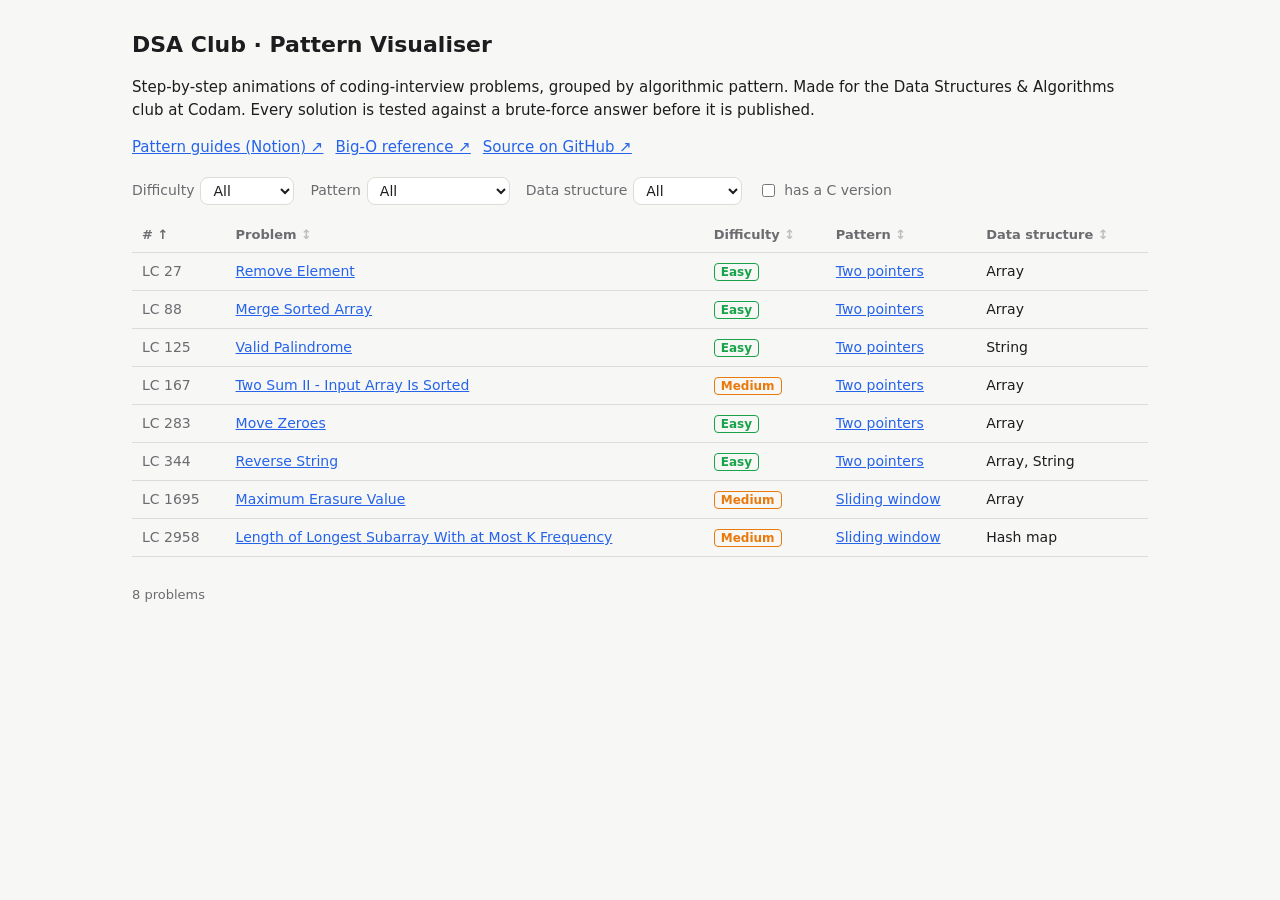
<file: docs/index.html>
<!doctype html>
<html lang="en">
<head>
<meta charset="utf-8">
<meta name="viewport" content="width=device-width, initial-scale=1">
<title>Pattern Visualiser</title>
<meta name="description" content="Step-by-step animations of LeetCode solutions, grouped by algorithmic pattern.">
<link rel="stylesheet" href="core/tokens.css">
<link rel="stylesheet" href="core/viz.css">
</head>
<body>
<!-- Source: core/index.html (copied by build.py). Content comes from catalogue.js. -->
<div class="wrap" id="app"></div>
<script src="catalogue.js"></script>
<script src="core/viz.js"></script>
<script src="core/index.js"></script>
<script data-goatcounter="https://dsa-visualiser.goatcounter.com/count" async src="https://gc.zgo.at/count.js"></script>
</body>
</html>
</file>
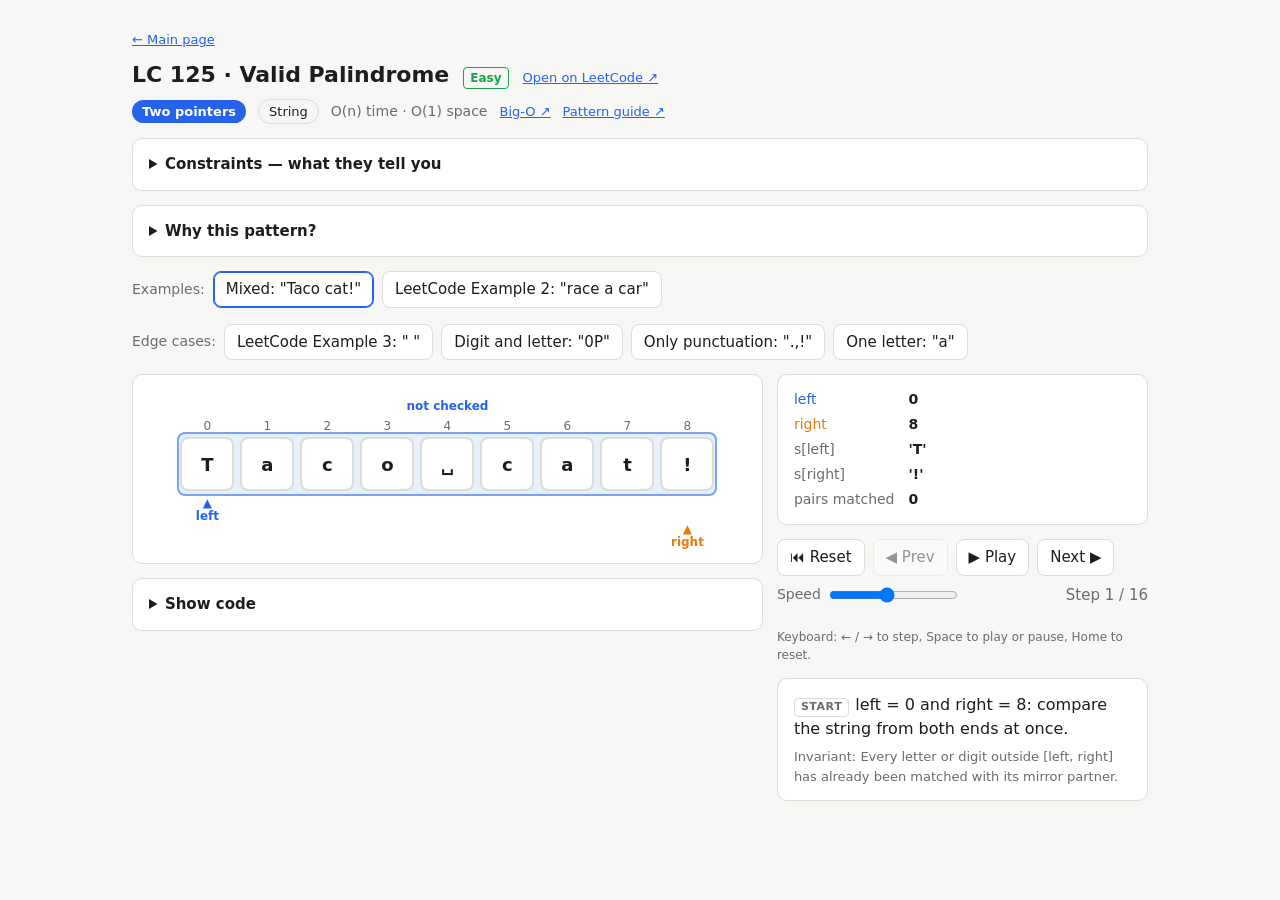
<file: docs/lc-125-valid-palindrome.html>
<!doctype html>
<html lang="en">
<head>
<meta charset="utf-8">
<meta name="viewport" content="width=device-width, initial-scale=1">
<title>LC 125 · Valid Palindrome</title>
<meta name="description" content="Step-by-step visualisation: Two pointers (left / right)">
<link rel="stylesheet" href="core/tokens.css">
<link rel="stylesheet" href="core/viz.css">
</head>
<body>
<!-- Generated by build.py from problems/lc-125-valid-palindrome/. Do not edit: change the sources and rebuild. -->
<div class="wrap" id="app"></div>
<script src="core/viz.js"></script>
<script src="canvas/lc-125-valid-palindrome--two-pointers-opposite-ends.js"></script>
<script>window.PAGE = {"schemaVersion":1,"problem":{"source":{"site":"LeetCode","id":"125","url":"https://leetcode.com/problems/valid-palindrome/"},"title":"Valid Palindrome","difficulty":"Easy","nMax":200000,"constraints":[{"text":"1 ≤ s.length ≤ 2 × 10⁵","meaning":"The string is never empty and has at most 200,000 characters.","impact":"O(n²) is about 4 × 10¹⁰ steps: far too slow. One pass, O(n), is the target. s can still have no letters or digits at all, like \" \"."},{"text":"s consists only of printable ASCII characters","meaning":"Letters, digits, spaces and punctuation. No accents, no emoji.","impact":"isalnum and tolower from the standard library are enough in every language."},{"text":"Lowercase everything, remove non-alphanumeric characters (statement)","meaning":"'A' and 'a' count as the same; spaces, commas and colons do not count at all.","impact":"Compare tolower(s[left]) with tolower(s[right]), and move a pointer past any character that is not a letter or digit."},{"text":"Alphanumeric = letters and numbers (statement)","meaning":"Digits stay in the comparison.","impact":"\"0P\" is not a palindrome: '0' and 'p' are different. Do not skip digits."}],"bruteForce":{"summary":"build a cleaned, lowercase copy of s and compare it with its reverse: O(n) time, but O(n) extra space for the copy. Two pointers do the same check in O(1) extra space.","opsUnit":"character checks","code":[{"src":"def brute(s):","comment":""},{"src":"    cleaned = []","comment":"# extra copy: O(n) space"},{"src":"    for ch in s:","comment":""},{"src":"        if ch.isalnum():","comment":"# keep letters and digits only"},{"src":"            cleaned.append(ch.lower())","comment":""},{"src":"    return cleaned == cleaned[::-1]","comment":"# same forward and backward?"}]}},"approaches":[{"id":"two-pointers-opposite-ends","name":"Two pointers (left / right)","pattern":"Two pointers","ds":["String"],"time":"O(n)","space":"O(1)","card":{"signals":"\"reads the same forward and backward\" means the first character must equal the last, the second the second-to-last, and so on. \"Removing non-alphanumeric characters\" means some characters must be skipped on the way. Both point to two pointers that start at the ends and move towards each other.","pattern":"two pointers, towards each other: left starts at index 0, right at the last index. Each character is looked at once at most. O(n) time, O(1) extra space.","coreIdea":"Move each pointer past characters that do not count, then compare the two characters in lowercase. If they differ, it is not a palindrome. If they match, move both inwards. When the pointers meet, every pair has matched."},"invariant":"Every letter or digit outside [left, right] has already been matched with its mirror partner.","phases":{"init":"start","next":"next round","skip":"skip","compare":"match","mismatch":"mismatch","move":"move in","return":"done"},"legend":[{"swatch":"ptr-back","text":"left: next character from the front"},{"swatch":"ptr-front","text":"right: next character from the back"},{"swatch":"band-window","text":"not checked yet [left, right]"},{"swatch":"out","text":"skipped: not a letter or digit"},{"swatch":"done","text":"matched with its mirror partner"},{"swatch":"conflict","text":"the pair that does not match"}],"whenToUse":"The standard answer: one pass from both ends, no cleaned copy of the string.","accepted":["python","cpp","c"],"noC":null,"canvas":"lc-125-valid-palindrome/two-pointers-opposite-ends","code":{"python":{"lines":[{"src":"class Solution:","comment":""},{"src":"    def isPalindrome(self, s: str) -> bool:","comment":""},{"src":"        left, right = 0, len(s) - 1","comment":"# start at both ends"},{"src":"        while left < right:","comment":""},{"src":"            while left < right and not s[left].isalnum():","comment":"# skip what does not count"},{"src":"                left += 1","comment":""},{"src":"            while left < right and not s[right].isalnum():","comment":""},{"src":"                right -= 1","comment":""},{"src":"            if s[left].lower() != s[right].lower():","comment":"# compare, ignoring case"},{"src":"                return False","comment":""},{"src":"            left += 1","comment":"# move both inwards"},{"src":"            right -= 1","comment":""},{"src":"        return True","comment":"# every pair matched"}],"anchors":{"init":3,"loop":4,"skipLeftLoop":5,"skipLeft":6,"skipRightLoop":7,"skipRight":8,"compare":9,"mismatch":10,"move":11,"done":13}},"cpp":{"lines":[{"src":"class Solution {","comment":""},{"src":"public:","comment":""},{"src":"    bool isPalindrome(string s) {","comment":""},{"src":"        int left = 0, right = (int)s.size() - 1;","comment":"// start at both ends"},{"src":"        while (left < right) {","comment":""},{"src":"            while (left < right && !isalnum((unsigned char)s[left])) {","comment":"// skip what does not count"},{"src":"                left++;","comment":""},{"src":"            }","comment":""},{"src":"            while (left < right && !isalnum((unsigned char)s[right])) {","comment":""},{"src":"                right--;","comment":""},{"src":"            }","comment":""},{"src":"            if (tolower((unsigned char)s[left]) != tolower((unsigned char)s[right])) {","comment":"// compare, ignoring case"},{"src":"                return false;","comment":""},{"src":"            }","comment":""},{"src":"            left++;","comment":"// move both inwards"},{"src":"            right--;","comment":""},{"src":"        }","comment":""},{"src":"        return true;","comment":"// every pair matched"},{"src":"    }","comment":""},{"src":"};","comment":""}],"anchors":{"init":4,"loop":5,"skipLeftLoop":6,"skipLeft":7,"skipRightLoop":9,"skipRight":10,"compare":12,"mismatch":13,"move":15,"done":18}},"c":{"lines":[{"src":"bool isPalindrome(char* s) {","comment":""},{"src":"    int left = 0, right = (int)strlen(s) - 1;","comment":"// start at both ends"},{"src":"    while (left < right) {","comment":""},{"src":"        while (left < right && !isalnum((unsigned char)s[left])) {","comment":"// skip what does not count"},{"src":"            left++;","comment":""},{"src":"        }","comment":""},{"src":"        while (left < right && !isalnum((unsigned char)s[right])) {","comment":""},{"src":"            right--;","comment":""},{"src":"        }","comment":""},{"src":"        if (tolower((unsigned char)s[left]) != tolower((unsigned char)s[right])) {","comment":"// compare, ignoring case"},{"src":"            return false;","comment":""},{"src":"        }","comment":""},{"src":"        left++;","comment":"// move both inwards"},{"src":"        right--;","comment":""},{"src":"    }","comment":""},{"src":"    return true;","comment":"// every pair matched"},{"src":"}","comment":""}],"anchors":{"init":2,"loop":3,"skipLeftLoop":4,"skipLeft":5,"skipRightLoop":7,"skipRight":8,"compare":10,"mismatch":11,"move":13,"done":16}}},"examples":[{"id":"taco-cat","label":"Mixed: \"Taco cat!\"","kind":"main","args":{"s":"Taco cat!"},"inputText":"s = \"Taco cat!\"","output":true,"ops":{"brute":9,"approach":6},"steps":[{"anchor":"init","phase":"init","caption":"left = 0 and right = 8: compare the string from both ends at once.","state":{"arr":["T","a","c","o"," ","c","a","t","!"],"left":0,"right":8,"matched":[],"done":false},"roles":{},"vars":[{"label":"left","value":0,"role":"back"},{"label":"right","value":8,"role":"front"},{"label":"s[left]","value":"'T'"},{"label":"s[right]","value":"'!'"},{"label":"pairs matched","value":0}]},{"anchor":"loop","phase":"next","caption":"while left < right: 0 < 8, so the loop runs.","state":{"arr":["T","a","c","o"," ","c","a","t","!"],"left":0,"right":8,"matched":[],"done":false},"roles":{},"vars":[{"label":"left","value":0,"role":"back"},{"label":"right","value":8,"role":"front"},{"label":"s[left]","value":"'T'"},{"label":"s[right]","value":"'!'"},{"label":"pairs matched","value":0}]},{"anchor":"skipRight","phase":"skip","caption":"s[8] = '!' is not a letter or digit, so it does not count. right moves to 7.","state":{"arr":["T","a","c","o"," ","c","a","t","!"],"left":0,"right":7,"matched":[],"done":false},"roles":{},"vars":[{"label":"left","value":0,"role":"back"},{"label":"right","value":7,"role":"front"},{"label":"s[left]","value":"'T'"},{"label":"s[right]","value":"'t'"},{"label":"pairs matched","value":0}]},{"anchor":"compare","phase":"compare","caption":"s[0] = 'T' and s[7] = 't' are the same in lowercase. This pair matches.","state":{"arr":["T","a","c","o"," ","c","a","t","!"],"left":0,"right":7,"matched":[0,7],"done":false},"roles":{},"vars":[{"label":"left","value":0,"role":"back"},{"label":"right","value":7,"role":"front"},{"label":"s[left]","value":"'T'"},{"label":"s[right]","value":"'t'"},{"label":"pairs matched","value":1}]},{"anchor":"move","phase":"move","caption":"Both pointers move inwards: left = 1, right = 6.","state":{"arr":["T","a","c","o"," ","c","a","t","!"],"left":1,"right":6,"matched":[0,7],"done":false},"roles":{},"vars":[{"label":"left","value":1,"role":"back"},{"label":"right","value":6,"role":"front"},{"label":"s[left]","value":"'a'"},{"label":"s[right]","value":"'a'"},{"label":"pairs matched","value":1}]},{"anchor":"loop","phase":"next","caption":"Next round: 1 < 6, so the loop runs again.","state":{"arr":["T","a","c","o"," ","c","a","t","!"],"left":1,"right":6,"matched":[0,7],"done":false},"roles":{},"vars":[{"label":"left","value":1,"role":"back"},{"label":"right","value":6,"role":"front"},{"label":"s[left]","value":"'a'"},{"label":"s[right]","value":"'a'"},{"label":"pairs matched","value":1}]},{"anchor":"compare","phase":"compare","caption":"s[1] = 'a' and s[6] = 'a' are the same. This pair matches.","state":{"arr":["T","a","c","o"," ","c","a","t","!"],"left":1,"right":6,"matched":[0,7,1,6],"done":false},"roles":{},"vars":[{"label":"left","value":1,"role":"back"},{"label":"right","value":6,"role":"front"},{"label":"s[left]","value":"'a'"},{"label":"s[right]","value":"'a'"},{"label":"pairs matched","value":2}]},{"anchor":"move","phase":"move","caption":"Both pointers move inwards: left = 2, right = 5.","state":{"arr":["T","a","c","o"," ","c","a","t","!"],"left":2,"right":5,"matched":[0,7,1,6],"done":false},"roles":{},"vars":[{"label":"left","value":2,"role":"back"},{"label":"right","value":5,"role":"front"},{"label":"s[left]","value":"'c'"},{"label":"s[right]","value":"'c'"},{"label":"pairs matched","value":2}]},{"anchor":"loop","phase":"next","caption":"Next round: 2 < 5, so the loop runs again.","state":{"arr":["T","a","c","o"," ","c","a","t","!"],"left":2,"right":5,"matched":[0,7,1,6],"done":false},"roles":{},"vars":[{"label":"left","value":2,"role":"back"},{"label":"right","value":5,"role":"front"},{"label":"s[left]","value":"'c'"},{"label":"s[right]","value":"'c'"},{"label":"pairs matched","value":2}]},{"anchor":"compare","phase":"compare","caption":"s[2] = 'c' and s[5] = 'c' are the same. This pair matches.","state":{"arr":["T","a","c","o"," ","c","a","t","!"],"left":2,"right":5,"matched":[0,7,1,6,2,5],"done":false},"roles":{},"vars":[{"label":"left","value":2,"role":"back"},{"label":"right","value":5,"role":"front"},{"label":"s[left]","value":"'c'"},{"label":"s[right]","value":"'c'"},{"label":"pairs matched","value":3}]},{"anchor":"move","phase":"move","caption":"Both pointers move inwards: left = 3, right = 4.","state":{"arr":["T","a","c","o"," ","c","a","t","!"],"left":3,"right":4,"matched":[0,7,1,6,2,5],"done":false},"roles":{},"vars":[{"label":"left","value":3,"role":"back"},{"label":"right","value":4,"role":"front"},{"label":"s[left]","value":"'o'"},{"label":"s[right]","value":"' '"},{"label":"pairs matched","value":3}]},{"anchor":"loop","phase":"next","caption":"Next round: 3 < 4, so the loop runs again.","state":{"arr":["T","a","c","o"," ","c","a","t","!"],"left":3,"right":4,"matched":[0,7,1,6,2,5],"done":false},"roles":{},"vars":[{"label":"left","value":3,"role":"back"},{"label":"right","value":4,"role":"front"},{"label":"s[left]","value":"'o'"},{"label":"s[right]","value":"' '"},{"label":"pairs matched","value":3}]},{"anchor":"skipRight","phase":"skip","caption":"s[4] = ' ' is not a letter or digit, so it does not count. right moves to 3.","state":{"arr":["T","a","c","o"," ","c","a","t","!"],"left":3,"right":3,"matched":[0,7,1,6,2,5],"done":false},"roles":{},"vars":[{"label":"left","value":3,"role":"back"},{"label":"right","value":3,"role":"front"},{"label":"s[left]","value":"'o'"},{"label":"s[right]","value":"'o'"},{"label":"pairs matched","value":3}]},{"anchor":"compare","phase":"compare","caption":"left and right meet at index 3: the middle character 'o' has no partner, and it always equals itself.","state":{"arr":["T","a","c","o"," ","c","a","t","!"],"left":3,"right":3,"matched":[0,7,1,6,2,5,3],"done":false},"roles":{},"vars":[{"label":"left","value":3,"role":"back"},{"label":"right","value":3,"role":"front"},{"label":"s[left]","value":"'o'"},{"label":"s[right]","value":"'o'"},{"label":"pairs matched","value":3}]},{"anchor":"move","phase":"move","caption":"Both pointers move inwards: left = 4, right = 2.","state":{"arr":["T","a","c","o"," ","c","a","t","!"],"left":4,"right":2,"matched":[0,7,1,6,2,5,3],"done":false},"roles":{},"vars":[{"label":"left","value":4,"role":"back"},{"label":"right","value":2,"role":"front"},{"label":"s[left]","value":"' '"},{"label":"s[right]","value":"'c'"},{"label":"pairs matched","value":3}]},{"anchor":"done","phase":"return","caption":"left = 4 is past right = 2, so the loop stops. Return true. All 3 pairs matched, so s reads the same forward and backward.","state":{"arr":["T","a","c","o"," ","c","a","t","!"],"left":4,"right":2,"matched":[0,7,1,6,2,5,3],"done":true},"roles":{},"vars":[{"label":"left","value":4,"role":"back"},{"label":"right","value":2,"role":"front"},{"label":"s[left]","value":"' '"},{"label":"s[right]","value":"'c'"},{"label":"pairs matched","value":3}]}]},{"id":"lc2","label":"LeetCode Example 2: \"race a car\"","kind":"main","args":{"s":"race a car"},"inputText":"s = \"race a car\"","output":false,"ops":{"brute":10,"approach":5},"steps":[{"anchor":"init","phase":"init","caption":"left = 0 and right = 9: compare the string from both ends at once.","state":{"arr":["r","a","c","e"," ","a"," ","c","a","r"],"left":0,"right":9,"matched":[],"done":false},"roles":{},"vars":[{"label":"left","value":0,"role":"back"},{"label":"right","value":9,"role":"front"},{"label":"s[left]","value":"'r'"},{"label":"s[right]","value":"'r'"},{"label":"pairs matched","value":0}]},{"anchor":"loop","phase":"next","caption":"while left < right: 0 < 9, so the loop runs.","state":{"arr":["r","a","c","e"," ","a"," ","c","a","r"],"left":0,"right":9,"matched":[],"done":false},"roles":{},"vars":[{"label":"left","value":0,"role":"back"},{"label":"right","value":9,"role":"front"},{"label":"s[left]","value":"'r'"},{"label":"s[right]","value":"'r'"},{"label":"pairs matched","value":0}]},{"anchor":"compare","phase":"compare","caption":"s[0] = 'r' and s[9] = 'r' are the same. This pair matches.","state":{"arr":["r","a","c","e"," ","a"," ","c","a","r"],"left":0,"right":9,"matched":[0,9],"done":false},"roles":{},"vars":[{"label":"left","value":0,"role":"back"},{"label":"right","value":9,"role":"front"},{"label":"s[left]","value":"'r'"},{"label":"s[right]","value":"'r'"},{"label":"pairs matched","value":1}]},{"anchor":"move","phase":"move","caption":"Both pointers move inwards: left = 1, right = 8.","state":{"arr":["r","a","c","e"," ","a"," ","c","a","r"],"left":1,"right":8,"matched":[0,9],"done":false},"roles":{},"vars":[{"label":"left","value":1,"role":"back"},{"label":"right","value":8,"role":"front"},{"label":"s[left]","value":"'a'"},{"label":"s[right]","value":"'a'"},{"label":"pairs matched","value":1}]},{"anchor":"loop","phase":"next","caption":"Next round: 1 < 8, so the loop runs again.","state":{"arr":["r","a","c","e"," ","a"," ","c","a","r"],"left":1,"right":8,"matched":[0,9],"done":false},"roles":{},"vars":[{"label":"left","value":1,"role":"back"},{"label":"right","value":8,"role":"front"},{"label":"s[left]","value":"'a'"},{"label":"s[right]","value":"'a'"},{"label":"pairs matched","value":1}]},{"anchor":"compare","phase":"compare","caption":"s[1] = 'a' and s[8] = 'a' are the same. This pair matches.","state":{"arr":["r","a","c","e"," ","a"," ","c","a","r"],"left":1,"right":8,"matched":[0,9,1,8],"done":false},"roles":{},"vars":[{"label":"left","value":1,"role":"back"},{"label":"right","value":8,"role":"front"},{"label":"s[left]","value":"'a'"},{"label":"s[right]","value":"'a'"},{"label":"pairs matched","value":2}]},{"anchor":"move","phase":"move","caption":"Both pointers move inwards: left = 2, right = 7.","state":{"arr":["r","a","c","e"," ","a"," ","c","a","r"],"left":2,"right":7,"matched":[0,9,1,8],"done":false},"roles":{},"vars":[{"label":"left","value":2,"role":"back"},{"label":"right","value":7,"role":"front"},{"label":"s[left]","value":"'c'"},{"label":"s[right]","value":"'c'"},{"label":"pairs matched","value":2}]},{"anchor":"loop","phase":"next","caption":"Next round: 2 < 7, so the loop runs again.","state":{"arr":["r","a","c","e"," ","a"," ","c","a","r"],"left":2,"right":7,"matched":[0,9,1,8],"done":false},"roles":{},"vars":[{"label":"left","value":2,"role":"back"},{"label":"right","value":7,"role":"front"},{"label":"s[left]","value":"'c'"},{"label":"s[right]","value":"'c'"},{"label":"pairs matched","value":2}]},{"anchor":"compare","phase":"compare","caption":"s[2] = 'c' and s[7] = 'c' are the same. This pair matches.","state":{"arr":["r","a","c","e"," ","a"," ","c","a","r"],"left":2,"right":7,"matched":[0,9,1,8,2,7],"done":false},"roles":{},"vars":[{"label":"left","value":2,"role":"back"},{"label":"right","value":7,"role":"front"},{"label":"s[left]","value":"'c'"},{"label":"s[right]","value":"'c'"},{"label":"pairs matched","value":3}]},{"anchor":"move","phase":"move","caption":"Both pointers move inwards: left = 3, right = 6.","state":{"arr":["r","a","c","e"," ","a"," ","c","a","r"],"left":3,"right":6,"matched":[0,9,1,8,2,7],"done":false},"roles":{},"vars":[{"label":"left","value":3,"role":"back"},{"label":"right","value":6,"role":"front"},{"label":"s[left]","value":"'e'"},{"label":"s[right]","value":"' '"},{"label":"pairs matched","value":3}]},{"anchor":"loop","phase":"next","caption":"Next round: 3 < 6, so the loop runs again.","state":{"arr":["r","a","c","e"," ","a"," ","c","a","r"],"left":3,"right":6,"matched":[0,9,1,8,2,7],"done":false},"roles":{},"vars":[{"label":"left","value":3,"role":"back"},{"label":"right","value":6,"role":"front"},{"label":"s[left]","value":"'e'"},{"label":"s[right]","value":"' '"},{"label":"pairs matched","value":3}]},{"anchor":"skipRight","phase":"skip","caption":"s[6] = ' ' is not a letter or digit, so it does not count. right moves to 5.","state":{"arr":["r","a","c","e"," ","a"," ","c","a","r"],"left":3,"right":5,"matched":[0,9,1,8,2,7],"done":false},"roles":{},"vars":[{"label":"left","value":3,"role":"back"},{"label":"right","value":5,"role":"front"},{"label":"s[left]","value":"'e'"},{"label":"s[right]","value":"'a'"},{"label":"pairs matched","value":3}]},{"anchor":"mismatch","phase":"mismatch","caption":"s[3] = 'e' and s[5] = 'a' are different, even in lowercase. A palindrome needs them equal, so the answer is false. No need to look further.","state":{"arr":["r","a","c","e"," ","a"," ","c","a","r"],"left":3,"right":5,"matched":[0,9,1,8,2,7],"done":true},"roles":{"3":"conflict","5":"conflict"},"vars":[{"label":"left","value":3,"role":"back"},{"label":"right","value":5,"role":"front"},{"label":"s[left]","value":"'e'"},{"label":"s[right]","value":"'a'"},{"label":"pairs matched","value":3}]}]},{"id":"lc3","label":"LeetCode Example 3: \" \"","kind":"edge","args":{"s":" "},"inputText":"s = \" \"","output":true,"ops":{"brute":1,"approach":0},"steps":[{"anchor":"init","phase":"init","caption":"left = 0 and right = 0: compare the string from both ends at once.","state":{"arr":[" "],"left":0,"right":0,"matched":[],"done":false},"roles":{},"vars":[{"label":"left","value":0,"role":"back"},{"label":"right","value":0,"role":"front"},{"label":"s[left]","value":"' '"},{"label":"s[right]","value":"' '"},{"label":"pairs matched","value":0}]},{"anchor":"done","phase":"return","caption":"s has one character, so left = right = 0 and the while loop does not run. Return true. There are no letters or digits, and an empty string reads the same both ways.","state":{"arr":[" "],"left":0,"right":0,"matched":[],"done":true},"roles":{},"vars":[{"label":"left","value":0,"role":"back"},{"label":"right","value":0,"role":"front"},{"label":"s[left]","value":"' '"},{"label":"s[right]","value":"' '"},{"label":"pairs matched","value":0}]}]},{"id":"digit-letter","label":"Digit and letter: \"0P\"","kind":"edge","args":{"s":"0P"},"inputText":"s = \"0P\"","output":false,"ops":{"brute":2,"approach":1},"steps":[{"anchor":"init","phase":"init","caption":"left = 0 and right = 1: compare the string from both ends at once.","state":{"arr":["0","P"],"left":0,"right":1,"matched":[],"done":false},"roles":{},"vars":[{"label":"left","value":0,"role":"back"},{"label":"right","value":1,"role":"front"},{"label":"s[left]","value":"'0'"},{"label":"s[right]","value":"'P'"},{"label":"pairs matched","value":0}]},{"anchor":"loop","phase":"next","caption":"while left < right: 0 < 1, so the loop runs.","state":{"arr":["0","P"],"left":0,"right":1,"matched":[],"done":false},"roles":{},"vars":[{"label":"left","value":0,"role":"back"},{"label":"right","value":1,"role":"front"},{"label":"s[left]","value":"'0'"},{"label":"s[right]","value":"'P'"},{"label":"pairs matched","value":0}]},{"anchor":"mismatch","phase":"mismatch","caption":"s[0] = '0' and s[1] = 'P' are different, even in lowercase. A palindrome needs them equal, so the answer is false. No need to look further.","state":{"arr":["0","P"],"left":0,"right":1,"matched":[],"done":true},"roles":{"0":"conflict","1":"conflict"},"vars":[{"label":"left","value":0,"role":"back"},{"label":"right","value":1,"role":"front"},{"label":"s[left]","value":"'0'"},{"label":"s[right]","value":"'P'"},{"label":"pairs matched","value":0}]}]},{"id":"no-alnum","label":"Only punctuation: \".,!\"","kind":"edge","args":{"s":".,!"},"inputText":"s = \".,!\"","output":true,"ops":{"brute":3,"approach":3},"steps":[{"anchor":"init","phase":"init","caption":"left = 0 and right = 2: compare the string from both ends at once.","state":{"arr":[".",",","!"],"left":0,"right":2,"matched":[],"done":false},"roles":{},"vars":[{"label":"left","value":0,"role":"back"},{"label":"right","value":2,"role":"front"},{"label":"s[left]","value":"'.'"},{"label":"s[right]","value":"'!'"},{"label":"pairs matched","value":0}]},{"anchor":"loop","phase":"next","caption":"while left < right: 0 < 2, so the loop runs.","state":{"arr":[".",",","!"],"left":0,"right":2,"matched":[],"done":false},"roles":{},"vars":[{"label":"left","value":0,"role":"back"},{"label":"right","value":2,"role":"front"},{"label":"s[left]","value":"'.'"},{"label":"s[right]","value":"'!'"},{"label":"pairs matched","value":0}]},{"anchor":"skipLeft","phase":"skip","caption":"s[0] = '.' is not a letter or digit, so it does not count. left moves to 1.","state":{"arr":[".",",","!"],"left":1,"right":2,"matched":[],"done":false},"roles":{},"vars":[{"label":"left","value":1,"role":"back"},{"label":"right","value":2,"role":"front"},{"label":"s[left]","value":"','"},{"label":"s[right]","value":"'!'"},{"label":"pairs matched","value":0}]},{"anchor":"skipLeft","phase":"skip","caption":"s[1] = ',' is not a letter or digit, so it does not count. left moves to 2.","state":{"arr":[".",",","!"],"left":2,"right":2,"matched":[],"done":false},"roles":{},"vars":[{"label":"left","value":2,"role":"back"},{"label":"right","value":2,"role":"front"},{"label":"s[left]","value":"'!'"},{"label":"s[right]","value":"'!'"},{"label":"pairs matched","value":0}]},{"anchor":"compare","phase":"compare","caption":"left and right meet at index 2 on '!'. It is not a letter or digit, but a single character always equals itself, so the check passes.","state":{"arr":[".",",","!"],"left":2,"right":2,"matched":[],"done":false},"roles":{},"vars":[{"label":"left","value":2,"role":"back"},{"label":"right","value":2,"role":"front"},{"label":"s[left]","value":"'!'"},{"label":"s[right]","value":"'!'"},{"label":"pairs matched","value":0}]},{"anchor":"move","phase":"move","caption":"Both pointers move inwards: left = 3, right = 1.","state":{"arr":[".",",","!"],"left":3,"right":1,"matched":[],"done":false},"roles":{},"vars":[{"label":"left","value":3,"role":"back"},{"label":"right","value":1,"role":"front"},{"label":"s[left]","value":"—"},{"label":"s[right]","value":"','"},{"label":"pairs matched","value":0}]},{"anchor":"done","phase":"return","caption":"left = 3 is past right = 1, so the loop stops. Return true. There are no letters or digits, and an empty string reads the same both ways.","state":{"arr":[".",",","!"],"left":3,"right":1,"matched":[],"done":true},"roles":{},"vars":[{"label":"left","value":3,"role":"back"},{"label":"right","value":1,"role":"front"},{"label":"s[left]","value":"—"},{"label":"s[right]","value":"','"},{"label":"pairs matched","value":0}]}]},{"id":"single","label":"One letter: \"a\"","kind":"edge","args":{"s":"a"},"inputText":"s = \"a\"","output":true,"ops":{"brute":1,"approach":0},"steps":[{"anchor":"init","phase":"init","caption":"left = 0 and right = 0: compare the string from both ends at once.","state":{"arr":["a"],"left":0,"right":0,"matched":[],"done":false},"roles":{},"vars":[{"label":"left","value":0,"role":"back"},{"label":"right","value":0,"role":"front"},{"label":"s[left]","value":"'a'"},{"label":"s[right]","value":"'a'"},{"label":"pairs matched","value":0}]},{"anchor":"done","phase":"return","caption":"s has one character, so left = right = 0 and the while loop does not run. Return true. There is only one letter or digit, and it reads the same both ways.","state":{"arr":["a"],"left":0,"right":0,"matched":[],"done":true},"roles":{},"vars":[{"label":"left","value":0,"role":"back"},{"label":"right","value":0,"role":"front"},{"label":"s[left]","value":"'a'"},{"label":"s[right]","value":"'a'"},{"label":"pairs matched","value":0}]}]}]}],"site":{"notionPatterns":"https://cosmic-ray-317.notion.site/2c5b90a8e089805cb323c5733701f9cf?v=2c5b90a8e089806f831a000c62ebfca1","patternGuides":{"Two pointers":"https://cosmic-ray-317.notion.site/Two-Pointers-2c5b90a8e089804fb291c4d212d4262f","Sliding window":"https://cosmic-ray-317.notion.site/Sliding-Window-2c5b90a8e0898054bae6cca340d87010"},"bigO":"https://www.bigocalc.com/"}};</script>
<script>VIZ.mount(window.PAGE);</script>
<script data-goatcounter="https://dsa-visualiser.goatcounter.com/count" async src="https://gc.zgo.at/count.js"></script>
</body>
</html>
</file>
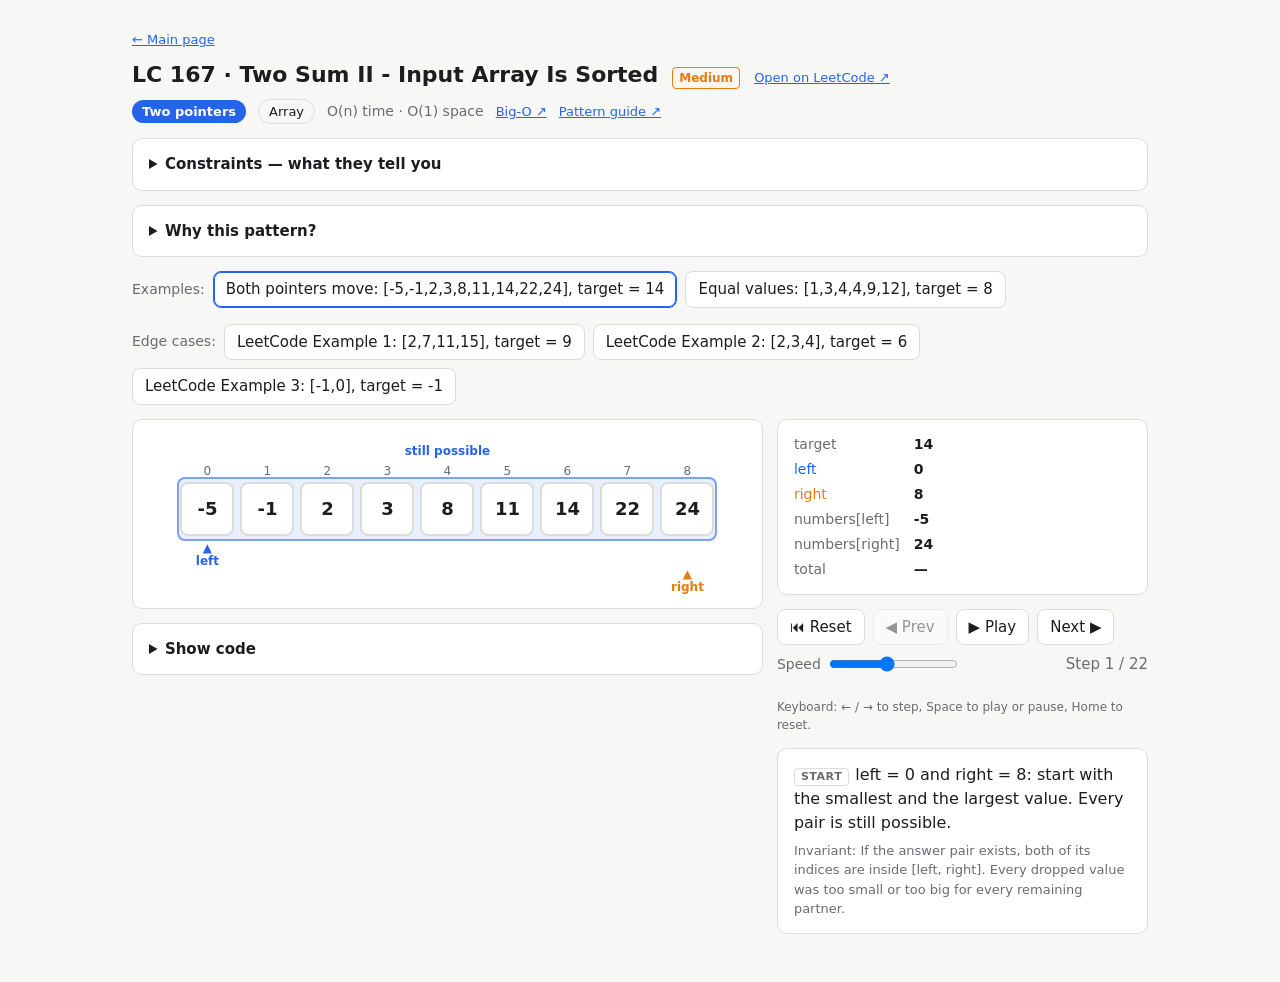
<file: docs/lc-167-two-sum-ii-input-array-is-sorted.html>
<!doctype html>
<html lang="en">
<head>
<meta charset="utf-8">
<meta name="viewport" content="width=device-width, initial-scale=1">
<title>LC 167 · Two Sum II - Input Array Is Sorted</title>
<meta name="description" content="Step-by-step visualisation: Two pointers (left / right)">
<link rel="stylesheet" href="core/tokens.css">
<link rel="stylesheet" href="core/viz.css">
</head>
<body>
<!-- Generated by build.py from problems/lc-167-two-sum-ii-input-array-is-sorted/. Do not edit: change the sources and rebuild. -->
<div class="wrap" id="app"></div>
<script src="core/viz.js"></script>
<script src="canvas/lc-167-two-sum-ii-input-array-is-sorted--two-pointers-opposite-ends.js"></script>
<script>window.PAGE = {"schemaVersion":1,"problem":{"source":{"site":"LeetCode","id":"167","url":"https://leetcode.com/problems/two-sum-ii-input-array-is-sorted/"},"title":"Two Sum II - Input Array Is Sorted","difficulty":"Medium","nMax":30000,"constraints":[{"text":"2 ≤ numbers.length ≤ 3 × 10⁴","meaning":"At least two numbers, so a pair always fits. At most 30,000 numbers.","impact":"Checking every pair is about 4.5 × 10⁸ sums: too slow. One pass, O(n), is the target."},{"text":"−1000 ≤ numbers[i] ≤ 1000","meaning":"Small values, negatives included.","impact":"A sum of two values is at most 2000 in size, so int never overflows."},{"text":"numbers is sorted in non-decreasing order","meaning":"Each value is greater than or equal to the one before it. Equal values can sit next to each other.","impact":"This is the key clue. Moving right to the left can only make the sum smaller; moving left to the right can only make it bigger. So two pointers can steer towards target."},{"text":"−1000 ≤ target ≤ 1000","meaning":"target can be negative or zero.","impact":"No special case: the comparison total < target works for any sign."},{"text":"Exactly one solution (statement)","meaning":"There is always one pair, and only one.","impact":"The loop always finds it, so the code after the loop is never reached. No need to choose between answers."},{"text":"1-indexed, index1 < index2 (statement)","meaning":"The answer counts positions from 1, not from 0.","impact":"Return [left + 1, right + 1]. left < right holds in the loop, so the order is right."},{"text":"Only constant extra space (statement)","meaning":"No extra array or hash map.","impact":"Rules out the hash-map answer from Two Sum (LC 1). Two pointers use O(1) space."}],"bruteForce":{"summary":"check every pair (i, j) with i < j: O(n²) time, O(1) space. A hash map finds the pair in O(n) time, but it needs O(n) extra space, which breaks the constant-space rule.","opsUnit":"pair sums","code":[{"src":"def brute(numbers, target):","comment":""},{"src":"    n = len(numbers)","comment":""},{"src":"    for i in range(n):","comment":"# every pair (i, j) with i < j"},{"src":"        for j in range(i + 1, n):","comment":""},{"src":"            if numbers[i] + numbers[j] == target:","comment":""},{"src":"                return [i + 1, j + 1]","comment":"# the problem counts from 1"},{"src":"    return []","comment":"# never reached: there is always exactly one pair"}]}},"approaches":[{"id":"two-pointers-opposite-ends","name":"Two pointers (left / right)","pattern":"Two pointers","ds":["Array"],"time":"O(n)","space":"O(1)","card":{"signals":"\"sorted\", \"find two numbers that add up to target\" and \"only constant extra space\". A sorted array plus a pair condition points to two pointers that start at both ends and move towards each other.","pattern":"two pointers, towards each other: left starts at the smallest value, right at the largest. Each round drops one value for good, so there are at most n − 1 rounds. O(n) time, O(1) space.","coreIdea":"If the sum is too small, the left value cannot be in any pair (even the largest partner is not enough), so left moves right. If the sum is too big, the right value cannot be in any pair, so right moves left."},"invariant":"If the answer pair exists, both of its indices are inside [left, right]. Every dropped value was too small or too big for every remaining partner.","phases":{"init":"start","next":"next round","compare":"compare","left":"left++","right":"right--","return":"found"},"legend":[{"swatch":"ptr-back","text":"left: smallest value still possible"},{"swatch":"ptr-front","text":"right: largest value still possible"},{"swatch":"band-window","text":"values that can still be in the pair [left, right]"},{"swatch":"out","text":"dropped: cannot be in any pair"},{"swatch":"best","text":"the answer pair"}],"whenToUse":"The standard answer for a sorted array: one pass and no extra memory.","accepted":["python","cpp","c"],"noC":null,"canvas":"lc-167-two-sum-ii-input-array-is-sorted/two-pointers-opposite-ends","code":{"python":{"lines":[{"src":"class Solution:","comment":""},{"src":"    def twoSum(self, numbers: List[int], target: int) -> List[int]:","comment":""},{"src":"        left, right = 0, len(numbers) - 1","comment":"# start at both ends"},{"src":"        while left < right:","comment":""},{"src":"            total = numbers[left] + numbers[right]","comment":""},{"src":"            if total == target:","comment":"# found the pair"},{"src":"                return [left + 1, right + 1]","comment":"# 1-indexed"},{"src":"            if total < target:","comment":"# too small: need a bigger left value"},{"src":"                left += 1","comment":""},{"src":"            else:","comment":"# too big: need a smaller right value"},{"src":"                right -= 1","comment":""},{"src":"        return []","comment":"# never reached: there is always exactly one pair"}],"anchors":{"init":3,"loop":4,"sum":5,"check":6,"found":7,"small":8,"left":9,"right":11}},"cpp":{"lines":[{"src":"class Solution {","comment":""},{"src":"public:","comment":""},{"src":"    vector<int> twoSum(vector<int>& numbers, int target) {","comment":""},{"src":"        int left = 0, right = (int)numbers.size() - 1;","comment":"// start at both ends"},{"src":"        while (left < right) {","comment":""},{"src":"            int total = numbers[left] + numbers[right];","comment":""},{"src":"            if (total == target) {","comment":"// found the pair"},{"src":"                return {left + 1, right + 1};","comment":"// 1-indexed"},{"src":"            }","comment":""},{"src":"            if (total < target) {","comment":"// too small: need a bigger left value"},{"src":"                left++;","comment":""},{"src":"            } else {","comment":"// too big: need a smaller right value"},{"src":"                right--;","comment":""},{"src":"            }","comment":""},{"src":"        }","comment":""},{"src":"        return {};","comment":"// never reached: there is always exactly one pair"},{"src":"    }","comment":""},{"src":"};","comment":""}],"anchors":{"init":4,"loop":5,"sum":6,"check":7,"found":8,"small":10,"left":11,"right":13}},"c":{"lines":[{"src":"int* twoSum(int* numbers, int numbersSize, int target, int* returnSize) {","comment":""},{"src":"    int left = 0, right = numbersSize - 1;","comment":"// start at both ends"},{"src":"    while (left < right) {","comment":""},{"src":"        int total = numbers[left] + numbers[right];","comment":""},{"src":"        if (total == target) {","comment":"// found the pair"},{"src":"            int* res = malloc(2 * sizeof(int));","comment":"// the caller frees it"},{"src":"            res[0] = left + 1;","comment":"// 1-indexed"},{"src":"            res[1] = right + 1;","comment":""},{"src":"            *returnSize = 2;","comment":""},{"src":"            return res;","comment":""},{"src":"        }","comment":""},{"src":"        if (total < target) {","comment":"// too small: need a bigger left value"},{"src":"            left++;","comment":""},{"src":"        } else {","comment":"// too big: need a smaller right value"},{"src":"            right--;","comment":""},{"src":"        }","comment":""},{"src":"    }","comment":""},{"src":"    *returnSize = 0;","comment":"// never reached: there is always exactly one pair"},{"src":"    return NULL;","comment":""},{"src":"}","comment":""}],"anchors":{"init":2,"loop":3,"sum":4,"check":5,"found":10,"small":12,"left":13,"right":15}}},"examples":[{"id":"both-move","label":"Both pointers move: [-5,-1,2,3,8,11,14,22,24], target = 14","kind":"main","args":{"numbers":[-5,-1,2,3,8,11,14,22,24],"target":14},"inputText":"numbers = [-5, -1, 2, 3, 8, 11, 14, 22, 24], target = 14","output":[4,6],"ops":{"brute":23,"approach":7},"steps":[{"anchor":"init","phase":"init","caption":"left = 0 and right = 8: start with the smallest and the largest value. Every pair is still possible.","state":{"arr":[-5,-1,2,3,8,11,14,22,24],"left":0,"right":8,"found":false},"vars":[{"label":"target","value":14},{"label":"left","value":0,"role":"back"},{"label":"right","value":8,"role":"front"},{"label":"numbers[left]","value":-5},{"label":"numbers[right]","value":24},{"label":"total","value":"—","flash":false}]},{"anchor":"loop","phase":"next","caption":"while left < right: 0 < 8, so the loop runs.","state":{"arr":[-5,-1,2,3,8,11,14,22,24],"left":0,"right":8,"found":false},"vars":[{"label":"target","value":14},{"label":"left","value":0,"role":"back"},{"label":"right","value":8,"role":"front"},{"label":"numbers[left]","value":-5},{"label":"numbers[right]","value":24},{"label":"total","value":"—","flash":false}]},{"anchor":"sum","phase":"compare","caption":"total = numbers[0] + numbers[8] = -5 + 24 = 19, bigger than target 14.","state":{"arr":[-5,-1,2,3,8,11,14,22,24],"left":0,"right":8,"found":false},"vars":[{"label":"target","value":14},{"label":"left","value":0,"role":"back"},{"label":"right","value":8,"role":"front"},{"label":"numbers[left]","value":-5},{"label":"numbers[right]","value":24},{"label":"total","value":19,"flash":false}]},{"anchor":"right","phase":"right","caption":"24 is too big even with the smallest value left, -5, so it cannot be in any pair. Drop it: right moves to 7.","state":{"arr":[-5,-1,2,3,8,11,14,22,24],"left":0,"right":7,"found":false},"vars":[{"label":"target","value":14},{"label":"left","value":0,"role":"back"},{"label":"right","value":7,"role":"front"},{"label":"numbers[left]","value":-5},{"label":"numbers[right]","value":22},{"label":"total","value":19,"flash":false}]},{"anchor":"loop","phase":"next","caption":"Next round: 0 < 7, so the loop runs again.","state":{"arr":[-5,-1,2,3,8,11,14,22,24],"left":0,"right":7,"found":false},"vars":[{"label":"target","value":14},{"label":"left","value":0,"role":"back"},{"label":"right","value":7,"role":"front"},{"label":"numbers[left]","value":-5},{"label":"numbers[right]","value":22},{"label":"total","value":"—","flash":false}]},{"anchor":"sum","phase":"compare","caption":"total = numbers[0] + numbers[7] = -5 + 22 = 17, bigger than target 14.","state":{"arr":[-5,-1,2,3,8,11,14,22,24],"left":0,"right":7,"found":false},"vars":[{"label":"target","value":14},{"label":"left","value":0,"role":"back"},{"label":"right","value":7,"role":"front"},{"label":"numbers[left]","value":-5},{"label":"numbers[right]","value":22},{"label":"total","value":17,"flash":false}]},{"anchor":"right","phase":"right","caption":"22 is too big even with the smallest value left, -5, so it cannot be in any pair. Drop it: right moves to 6.","state":{"arr":[-5,-1,2,3,8,11,14,22,24],"left":0,"right":6,"found":false},"vars":[{"label":"target","value":14},{"label":"left","value":0,"role":"back"},{"label":"right","value":6,"role":"front"},{"label":"numbers[left]","value":-5},{"label":"numbers[right]","value":14},{"label":"total","value":17,"flash":false}]},{"anchor":"loop","phase":"next","caption":"Next round: 0 < 6, so the loop runs again.","state":{"arr":[-5,-1,2,3,8,11,14,22,24],"left":0,"right":6,"found":false},"vars":[{"label":"target","value":14},{"label":"left","value":0,"role":"back"},{"label":"right","value":6,"role":"front"},{"label":"numbers[left]","value":-5},{"label":"numbers[right]","value":14},{"label":"total","value":"—","flash":false}]},{"anchor":"sum","phase":"compare","caption":"total = numbers[0] + numbers[6] = -5 + 14 = 9, smaller than target 14.","state":{"arr":[-5,-1,2,3,8,11,14,22,24],"left":0,"right":6,"found":false},"vars":[{"label":"target","value":14},{"label":"left","value":0,"role":"back"},{"label":"right","value":6,"role":"front"},{"label":"numbers[left]","value":-5},{"label":"numbers[right]","value":14},{"label":"total","value":9,"flash":false}]},{"anchor":"left","phase":"left","caption":"-5 is too small even with the largest value left, 14, so it cannot be in any pair. Drop it: left moves to 1.","state":{"arr":[-5,-1,2,3,8,11,14,22,24],"left":1,"right":6,"found":false},"vars":[{"label":"target","value":14},{"label":"left","value":1,"role":"back"},{"label":"right","value":6,"role":"front"},{"label":"numbers[left]","value":-1},{"label":"numbers[right]","value":14},{"label":"total","value":9,"flash":false}]},{"anchor":"loop","phase":"next","caption":"Next round: 1 < 6, so the loop runs again.","state":{"arr":[-5,-1,2,3,8,11,14,22,24],"left":1,"right":6,"found":false},"vars":[{"label":"target","value":14},{"label":"left","value":1,"role":"back"},{"label":"right","value":6,"role":"front"},{"label":"numbers[left]","value":-1},{"label":"numbers[right]","value":14},{"label":"total","value":"—","flash":false}]},{"anchor":"sum","phase":"compare","caption":"total = numbers[1] + numbers[6] = -1 + 14 = 13, smaller than target 14.","state":{"arr":[-5,-1,2,3,8,11,14,22,24],"left":1,"right":6,"found":false},"vars":[{"label":"target","value":14},{"label":"left","value":1,"role":"back"},{"label":"right","value":6,"role":"front"},{"label":"numbers[left]","value":-1},{"label":"numbers[right]","value":14},{"label":"total","value":13,"flash":false}]},{"anchor":"left","phase":"left","caption":"-1 is too small even with the largest value left, 14, so it cannot be in any pair. Drop it: left moves to 2.","state":{"arr":[-5,-1,2,3,8,11,14,22,24],"left":2,"right":6,"found":false},"vars":[{"label":"target","value":14},{"label":"left","value":2,"role":"back"},{"label":"right","value":6,"role":"front"},{"label":"numbers[left]","value":2},{"label":"numbers[right]","value":14},{"label":"total","value":13,"flash":false}]},{"anchor":"loop","phase":"next","caption":"Next round: 2 < 6, so the loop runs again.","state":{"arr":[-5,-1,2,3,8,11,14,22,24],"left":2,"right":6,"found":false},"vars":[{"label":"target","value":14},{"label":"left","value":2,"role":"back"},{"label":"right","value":6,"role":"front"},{"label":"numbers[left]","value":2},{"label":"numbers[right]","value":14},{"label":"total","value":"—","flash":false}]},{"anchor":"sum","phase":"compare","caption":"total = numbers[2] + numbers[6] = 2 + 14 = 16, bigger than target 14.","state":{"arr":[-5,-1,2,3,8,11,14,22,24],"left":2,"right":6,"found":false},"vars":[{"label":"target","value":14},{"label":"left","value":2,"role":"back"},{"label":"right","value":6,"role":"front"},{"label":"numbers[left]","value":2},{"label":"numbers[right]","value":14},{"label":"total","value":16,"flash":false}]},{"anchor":"right","phase":"right","caption":"14 is too big even with the smallest value left, 2, so it cannot be in any pair. Drop it: right moves to 5.","state":{"arr":[-5,-1,2,3,8,11,14,22,24],"left":2,"right":5,"found":false},"vars":[{"label":"target","value":14},{"label":"left","value":2,"role":"back"},{"label":"right","value":5,"role":"front"},{"label":"numbers[left]","value":2},{"label":"numbers[right]","value":11},{"label":"total","value":16,"flash":false}]},{"anchor":"loop","phase":"next","caption":"Next round: 2 < 5, so the loop runs again.","state":{"arr":[-5,-1,2,3,8,11,14,22,24],"left":2,"right":5,"found":false},"vars":[{"label":"target","value":14},{"label":"left","value":2,"role":"back"},{"label":"right","value":5,"role":"front"},{"label":"numbers[left]","value":2},{"label":"numbers[right]","value":11},{"label":"total","value":"—","flash":false}]},{"anchor":"sum","phase":"compare","caption":"total = numbers[2] + numbers[5] = 2 + 11 = 13, smaller than target 14.","state":{"arr":[-5,-1,2,3,8,11,14,22,24],"left":2,"right":5,"found":false},"vars":[{"label":"target","value":14},{"label":"left","value":2,"role":"back"},{"label":"right","value":5,"role":"front"},{"label":"numbers[left]","value":2},{"label":"numbers[right]","value":11},{"label":"total","value":13,"flash":false}]},{"anchor":"left","phase":"left","caption":"2 is too small even with the largest value left, 11, so it cannot be in any pair. Drop it: left moves to 3.","state":{"arr":[-5,-1,2,3,8,11,14,22,24],"left":3,"right":5,"found":false},"vars":[{"label":"target","value":14},{"label":"left","value":3,"role":"back"},{"label":"right","value":5,"role":"front"},{"label":"numbers[left]","value":3},{"label":"numbers[right]","value":11},{"label":"total","value":13,"flash":false}]},{"anchor":"loop","phase":"next","caption":"Next round: 3 < 5, so the loop runs again.","state":{"arr":[-5,-1,2,3,8,11,14,22,24],"left":3,"right":5,"found":false},"vars":[{"label":"target","value":14},{"label":"left","value":3,"role":"back"},{"label":"right","value":5,"role":"front"},{"label":"numbers[left]","value":3},{"label":"numbers[right]","value":11},{"label":"total","value":"—","flash":false}]},{"anchor":"sum","phase":"compare","caption":"total = numbers[3] + numbers[5] = 3 + 11 = 14, equal to target 14.","state":{"arr":[-5,-1,2,3,8,11,14,22,24],"left":3,"right":5,"found":false},"vars":[{"label":"target","value":14},{"label":"left","value":3,"role":"back"},{"label":"right","value":5,"role":"front"},{"label":"numbers[left]","value":3},{"label":"numbers[right]","value":11},{"label":"total","value":14,"flash":false}]},{"anchor":"found","phase":"return","caption":"total = target, so return [left + 1, right + 1] = [4, 6] (the problem counts from 1). Every value we dropped could not be in any pair, so the one answer was never skipped.","state":{"arr":[-5,-1,2,3,8,11,14,22,24],"left":3,"right":5,"found":true},"vars":[{"label":"target","value":14},{"label":"left","value":3,"role":"back"},{"label":"right","value":5,"role":"front"},{"label":"numbers[left]","value":3},{"label":"numbers[right]","value":11},{"label":"total","value":14,"flash":true}]}]},{"id":"equal-values","label":"Equal values: [1,3,4,4,9,12], target = 8","kind":"main","args":{"numbers":[1,3,4,4,9,12],"target":8},"inputText":"numbers = [1, 3, 4, 4, 9, 12], target = 8","output":[3,4],"ops":{"brute":10,"approach":5},"steps":[{"anchor":"init","phase":"init","caption":"left = 0 and right = 5: start with the smallest and the largest value. Every pair is still possible.","state":{"arr":[1,3,4,4,9,12],"left":0,"right":5,"found":false},"vars":[{"label":"target","value":8},{"label":"left","value":0,"role":"back"},{"label":"right","value":5,"role":"front"},{"label":"numbers[left]","value":1},{"label":"numbers[right]","value":12},{"label":"total","value":"—","flash":false}]},{"anchor":"loop","phase":"next","caption":"while left < right: 0 < 5, so the loop runs.","state":{"arr":[1,3,4,4,9,12],"left":0,"right":5,"found":false},"vars":[{"label":"target","value":8},{"label":"left","value":0,"role":"back"},{"label":"right","value":5,"role":"front"},{"label":"numbers[left]","value":1},{"label":"numbers[right]","value":12},{"label":"total","value":"—","flash":false}]},{"anchor":"sum","phase":"compare","caption":"total = numbers[0] + numbers[5] = 1 + 12 = 13, bigger than target 8.","state":{"arr":[1,3,4,4,9,12],"left":0,"right":5,"found":false},"vars":[{"label":"target","value":8},{"label":"left","value":0,"role":"back"},{"label":"right","value":5,"role":"front"},{"label":"numbers[left]","value":1},{"label":"numbers[right]","value":12},{"label":"total","value":13,"flash":false}]},{"anchor":"right","phase":"right","caption":"12 is too big even with the smallest value left, 1, so it cannot be in any pair. Drop it: right moves to 4.","state":{"arr":[1,3,4,4,9,12],"left":0,"right":4,"found":false},"vars":[{"label":"target","value":8},{"label":"left","value":0,"role":"back"},{"label":"right","value":4,"role":"front"},{"label":"numbers[left]","value":1},{"label":"numbers[right]","value":9},{"label":"total","value":13,"flash":false}]},{"anchor":"loop","phase":"next","caption":"Next round: 0 < 4, so the loop runs again.","state":{"arr":[1,3,4,4,9,12],"left":0,"right":4,"found":false},"vars":[{"label":"target","value":8},{"label":"left","value":0,"role":"back"},{"label":"right","value":4,"role":"front"},{"label":"numbers[left]","value":1},{"label":"numbers[right]","value":9},{"label":"total","value":"—","flash":false}]},{"anchor":"sum","phase":"compare","caption":"total = numbers[0] + numbers[4] = 1 + 9 = 10, bigger than target 8.","state":{"arr":[1,3,4,4,9,12],"left":0,"right":4,"found":false},"vars":[{"label":"target","value":8},{"label":"left","value":0,"role":"back"},{"label":"right","value":4,"role":"front"},{"label":"numbers[left]","value":1},{"label":"numbers[right]","value":9},{"label":"total","value":10,"flash":false}]},{"anchor":"right","phase":"right","caption":"9 is too big even with the smallest value left, 1, so it cannot be in any pair. Drop it: right moves to 3.","state":{"arr":[1,3,4,4,9,12],"left":0,"right":3,"found":false},"vars":[{"label":"target","value":8},{"label":"left","value":0,"role":"back"},{"label":"right","value":3,"role":"front"},{"label":"numbers[left]","value":1},{"label":"numbers[right]","value":4},{"label":"total","value":10,"flash":false}]},{"anchor":"loop","phase":"next","caption":"Next round: 0 < 3, so the loop runs again.","state":{"arr":[1,3,4,4,9,12],"left":0,"right":3,"found":false},"vars":[{"label":"target","value":8},{"label":"left","value":0,"role":"back"},{"label":"right","value":3,"role":"front"},{"label":"numbers[left]","value":1},{"label":"numbers[right]","value":4},{"label":"total","value":"—","flash":false}]},{"anchor":"sum","phase":"compare","caption":"total = numbers[0] + numbers[3] = 1 + 4 = 5, smaller than target 8.","state":{"arr":[1,3,4,4,9,12],"left":0,"right":3,"found":false},"vars":[{"label":"target","value":8},{"label":"left","value":0,"role":"back"},{"label":"right","value":3,"role":"front"},{"label":"numbers[left]","value":1},{"label":"numbers[right]","value":4},{"label":"total","value":5,"flash":false}]},{"anchor":"left","phase":"left","caption":"1 is too small even with the largest value left, 4, so it cannot be in any pair. Drop it: left moves to 1.","state":{"arr":[1,3,4,4,9,12],"left":1,"right":3,"found":false},"vars":[{"label":"target","value":8},{"label":"left","value":1,"role":"back"},{"label":"right","value":3,"role":"front"},{"label":"numbers[left]","value":3},{"label":"numbers[right]","value":4},{"label":"total","value":5,"flash":false}]},{"anchor":"loop","phase":"next","caption":"Next round: 1 < 3, so the loop runs again.","state":{"arr":[1,3,4,4,9,12],"left":1,"right":3,"found":false},"vars":[{"label":"target","value":8},{"label":"left","value":1,"role":"back"},{"label":"right","value":3,"role":"front"},{"label":"numbers[left]","value":3},{"label":"numbers[right]","value":4},{"label":"total","value":"—","flash":false}]},{"anchor":"sum","phase":"compare","caption":"total = numbers[1] + numbers[3] = 3 + 4 = 7, smaller than target 8.","state":{"arr":[1,3,4,4,9,12],"left":1,"right":3,"found":false},"vars":[{"label":"target","value":8},{"label":"left","value":1,"role":"back"},{"label":"right","value":3,"role":"front"},{"label":"numbers[left]","value":3},{"label":"numbers[right]","value":4},{"label":"total","value":7,"flash":false}]},{"anchor":"left","phase":"left","caption":"3 is too small even with the largest value left, 4, so it cannot be in any pair. Drop it: left moves to 2.","state":{"arr":[1,3,4,4,9,12],"left":2,"right":3,"found":false},"vars":[{"label":"target","value":8},{"label":"left","value":2,"role":"back"},{"label":"right","value":3,"role":"front"},{"label":"numbers[left]","value":4},{"label":"numbers[right]","value":4},{"label":"total","value":7,"flash":false}]},{"anchor":"loop","phase":"next","caption":"Next round: 2 < 3, so the loop runs again.","state":{"arr":[1,3,4,4,9,12],"left":2,"right":3,"found":false},"vars":[{"label":"target","value":8},{"label":"left","value":2,"role":"back"},{"label":"right","value":3,"role":"front"},{"label":"numbers[left]","value":4},{"label":"numbers[right]","value":4},{"label":"total","value":"—","flash":false}]},{"anchor":"sum","phase":"compare","caption":"total = numbers[2] + numbers[3] = 4 + 4 = 8, equal to target 8.","state":{"arr":[1,3,4,4,9,12],"left":2,"right":3,"found":false},"vars":[{"label":"target","value":8},{"label":"left","value":2,"role":"back"},{"label":"right","value":3,"role":"front"},{"label":"numbers[left]","value":4},{"label":"numbers[right]","value":4},{"label":"total","value":8,"flash":false}]},{"anchor":"found","phase":"return","caption":"total = target, so return [left + 1, right + 1] = [3, 4] (the problem counts from 1). Every value we dropped could not be in any pair, so the one answer was never skipped.","state":{"arr":[1,3,4,4,9,12],"left":2,"right":3,"found":true},"vars":[{"label":"target","value":8},{"label":"left","value":2,"role":"back"},{"label":"right","value":3,"role":"front"},{"label":"numbers[left]","value":4},{"label":"numbers[right]","value":4},{"label":"total","value":8,"flash":true}]}]},{"id":"lc1","label":"LeetCode Example 1: [2,7,11,15], target = 9","kind":"edge","args":{"numbers":[2,7,11,15],"target":9},"inputText":"numbers = [2, 7, 11, 15], target = 9","output":[1,2],"ops":{"brute":1,"approach":3},"steps":[{"anchor":"init","phase":"init","caption":"left = 0 and right = 3: start with the smallest and the largest value. Every pair is still possible.","state":{"arr":[2,7,11,15],"left":0,"right":3,"found":false},"vars":[{"label":"target","value":9},{"label":"left","value":0,"role":"back"},{"label":"right","value":3,"role":"front"},{"label":"numbers[left]","value":2},{"label":"numbers[right]","value":15},{"label":"total","value":"—","flash":false}]},{"anchor":"loop","phase":"next","caption":"while left < right: 0 < 3, so the loop runs.","state":{"arr":[2,7,11,15],"left":0,"right":3,"found":false},"vars":[{"label":"target","value":9},{"label":"left","value":0,"role":"back"},{"label":"right","value":3,"role":"front"},{"label":"numbers[left]","value":2},{"label":"numbers[right]","value":15},{"label":"total","value":"—","flash":false}]},{"anchor":"sum","phase":"compare","caption":"total = numbers[0] + numbers[3] = 2 + 15 = 17, bigger than target 9.","state":{"arr":[2,7,11,15],"left":0,"right":3,"found":false},"vars":[{"label":"target","value":9},{"label":"left","value":0,"role":"back"},{"label":"right","value":3,"role":"front"},{"label":"numbers[left]","value":2},{"label":"numbers[right]","value":15},{"label":"total","value":17,"flash":false}]},{"anchor":"right","phase":"right","caption":"15 is too big even with the smallest value left, 2, so it cannot be in any pair. Drop it: right moves to 2.","state":{"arr":[2,7,11,15],"left":0,"right":2,"found":false},"vars":[{"label":"target","value":9},{"label":"left","value":0,"role":"back"},{"label":"right","value":2,"role":"front"},{"label":"numbers[left]","value":2},{"label":"numbers[right]","value":11},{"label":"total","value":17,"flash":false}]},{"anchor":"loop","phase":"next","caption":"Next round: 0 < 2, so the loop runs again.","state":{"arr":[2,7,11,15],"left":0,"right":2,"found":false},"vars":[{"label":"target","value":9},{"label":"left","value":0,"role":"back"},{"label":"right","value":2,"role":"front"},{"label":"numbers[left]","value":2},{"label":"numbers[right]","value":11},{"label":"total","value":"—","flash":false}]},{"anchor":"sum","phase":"compare","caption":"total = numbers[0] + numbers[2] = 2 + 11 = 13, bigger than target 9.","state":{"arr":[2,7,11,15],"left":0,"right":2,"found":false},"vars":[{"label":"target","value":9},{"label":"left","value":0,"role":"back"},{"label":"right","value":2,"role":"front"},{"label":"numbers[left]","value":2},{"label":"numbers[right]","value":11},{"label":"total","value":13,"flash":false}]},{"anchor":"right","phase":"right","caption":"11 is too big even with the smallest value left, 2, so it cannot be in any pair. Drop it: right moves to 1.","state":{"arr":[2,7,11,15],"left":0,"right":1,"found":false},"vars":[{"label":"target","value":9},{"label":"left","value":0,"role":"back"},{"label":"right","value":1,"role":"front"},{"label":"numbers[left]","value":2},{"label":"numbers[right]","value":7},{"label":"total","value":13,"flash":false}]},{"anchor":"loop","phase":"next","caption":"Next round: 0 < 1, so the loop runs again.","state":{"arr":[2,7,11,15],"left":0,"right":1,"found":false},"vars":[{"label":"target","value":9},{"label":"left","value":0,"role":"back"},{"label":"right","value":1,"role":"front"},{"label":"numbers[left]","value":2},{"label":"numbers[right]","value":7},{"label":"total","value":"—","flash":false}]},{"anchor":"sum","phase":"compare","caption":"total = numbers[0] + numbers[1] = 2 + 7 = 9, equal to target 9.","state":{"arr":[2,7,11,15],"left":0,"right":1,"found":false},"vars":[{"label":"target","value":9},{"label":"left","value":0,"role":"back"},{"label":"right","value":1,"role":"front"},{"label":"numbers[left]","value":2},{"label":"numbers[right]","value":7},{"label":"total","value":9,"flash":false}]},{"anchor":"found","phase":"return","caption":"total = target, so return [left + 1, right + 1] = [1, 2] (the problem counts from 1). Every value we dropped could not be in any pair, so the one answer was never skipped.","state":{"arr":[2,7,11,15],"left":0,"right":1,"found":true},"vars":[{"label":"target","value":9},{"label":"left","value":0,"role":"back"},{"label":"right","value":1,"role":"front"},{"label":"numbers[left]","value":2},{"label":"numbers[right]","value":7},{"label":"total","value":9,"flash":true}]}]},{"id":"lc2","label":"LeetCode Example 2: [2,3,4], target = 6","kind":"edge","args":{"numbers":[2,3,4],"target":6},"inputText":"numbers = [2, 3, 4], target = 6","output":[1,3],"ops":{"brute":2,"approach":1},"steps":[{"anchor":"init","phase":"init","caption":"left = 0 and right = 2: start with the smallest and the largest value. Every pair is still possible.","state":{"arr":[2,3,4],"left":0,"right":2,"found":false},"vars":[{"label":"target","value":6},{"label":"left","value":0,"role":"back"},{"label":"right","value":2,"role":"front"},{"label":"numbers[left]","value":2},{"label":"numbers[right]","value":4},{"label":"total","value":"—","flash":false}]},{"anchor":"loop","phase":"next","caption":"while left < right: 0 < 2, so the loop runs.","state":{"arr":[2,3,4],"left":0,"right":2,"found":false},"vars":[{"label":"target","value":6},{"label":"left","value":0,"role":"back"},{"label":"right","value":2,"role":"front"},{"label":"numbers[left]","value":2},{"label":"numbers[right]","value":4},{"label":"total","value":"—","flash":false}]},{"anchor":"sum","phase":"compare","caption":"total = numbers[0] + numbers[2] = 2 + 4 = 6, equal to target 6.","state":{"arr":[2,3,4],"left":0,"right":2,"found":false},"vars":[{"label":"target","value":6},{"label":"left","value":0,"role":"back"},{"label":"right","value":2,"role":"front"},{"label":"numbers[left]","value":2},{"label":"numbers[right]","value":4},{"label":"total","value":6,"flash":false}]},{"anchor":"found","phase":"return","caption":"total = target, so return [left + 1, right + 1] = [1, 3] (the problem counts from 1). Every value we dropped could not be in any pair, so the one answer was never skipped.","state":{"arr":[2,3,4],"left":0,"right":2,"found":true},"vars":[{"label":"target","value":6},{"label":"left","value":0,"role":"back"},{"label":"right","value":2,"role":"front"},{"label":"numbers[left]","value":2},{"label":"numbers[right]","value":4},{"label":"total","value":6,"flash":true}]}]},{"id":"lc3","label":"LeetCode Example 3: [-1,0], target = -1","kind":"edge","args":{"numbers":[-1,0],"target":-1},"inputText":"numbers = [-1, 0], target = -1","output":[1,2],"ops":{"brute":1,"approach":1},"steps":[{"anchor":"init","phase":"init","caption":"left = 0 and right = 1: start with the smallest and the largest value. Every pair is still possible.","state":{"arr":[-1,0],"left":0,"right":1,"found":false},"vars":[{"label":"target","value":-1},{"label":"left","value":0,"role":"back"},{"label":"right","value":1,"role":"front"},{"label":"numbers[left]","value":-1},{"label":"numbers[right]","value":0},{"label":"total","value":"—","flash":false}]},{"anchor":"loop","phase":"next","caption":"while left < right: 0 < 1, so the loop runs.","state":{"arr":[-1,0],"left":0,"right":1,"found":false},"vars":[{"label":"target","value":-1},{"label":"left","value":0,"role":"back"},{"label":"right","value":1,"role":"front"},{"label":"numbers[left]","value":-1},{"label":"numbers[right]","value":0},{"label":"total","value":"—","flash":false}]},{"anchor":"sum","phase":"compare","caption":"total = numbers[0] + numbers[1] = -1 + 0 = -1, equal to target -1.","state":{"arr":[-1,0],"left":0,"right":1,"found":false},"vars":[{"label":"target","value":-1},{"label":"left","value":0,"role":"back"},{"label":"right","value":1,"role":"front"},{"label":"numbers[left]","value":-1},{"label":"numbers[right]","value":0},{"label":"total","value":-1,"flash":false}]},{"anchor":"found","phase":"return","caption":"total = target, so return [left + 1, right + 1] = [1, 2] (the problem counts from 1). Every value we dropped could not be in any pair, so the one answer was never skipped.","state":{"arr":[-1,0],"left":0,"right":1,"found":true},"vars":[{"label":"target","value":-1},{"label":"left","value":0,"role":"back"},{"label":"right","value":1,"role":"front"},{"label":"numbers[left]","value":-1},{"label":"numbers[right]","value":0},{"label":"total","value":-1,"flash":true}]}]}]}],"site":{"notionPatterns":"https://cosmic-ray-317.notion.site/2c5b90a8e089805cb323c5733701f9cf?v=2c5b90a8e089806f831a000c62ebfca1","patternGuides":{"Two pointers":"https://cosmic-ray-317.notion.site/Two-Pointers-2c5b90a8e089804fb291c4d212d4262f","Sliding window":"https://cosmic-ray-317.notion.site/Sliding-Window-2c5b90a8e0898054bae6cca340d87010"},"bigO":"https://www.bigocalc.com/"}};</script>
<script>VIZ.mount(window.PAGE);</script>
<script data-goatcounter="https://dsa-visualiser.goatcounter.com/count" async src="https://gc.zgo.at/count.js"></script>
</body>
</html>
</file>
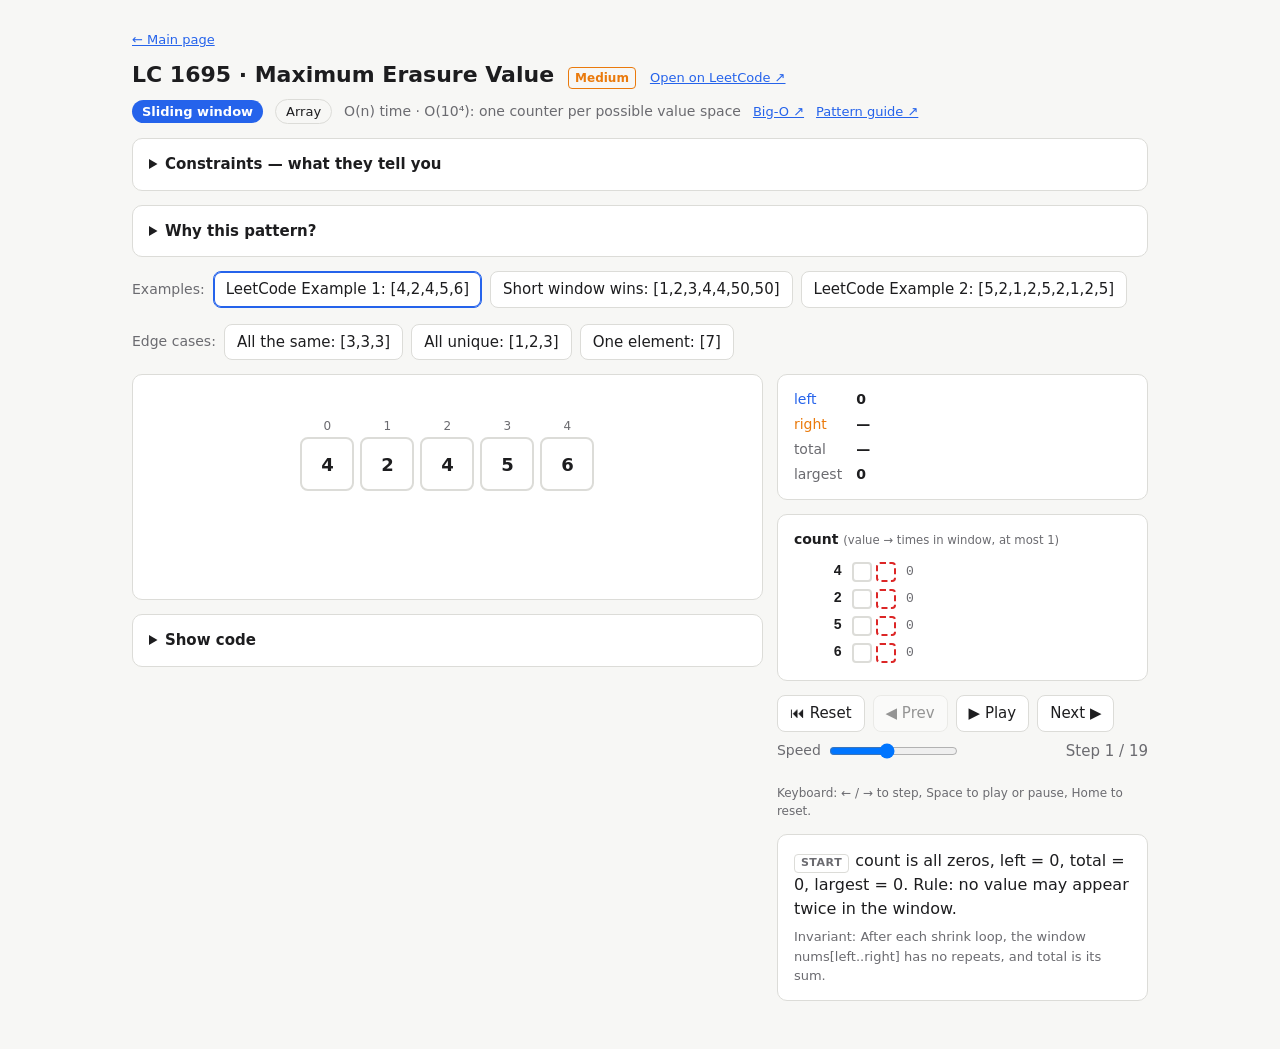
<file: docs/lc-1695-maximum-erasure-value.html>
<!doctype html>
<html lang="en">
<head>
<meta charset="utf-8">
<meta name="viewport" content="width=device-width, initial-scale=1">
<title>LC 1695 · Maximum Erasure Value</title>
<meta name="description" content="Step-by-step visualisation: Sliding window + counting array">
<link rel="stylesheet" href="core/tokens.css">
<link rel="stylesheet" href="core/viz.css">
</head>
<body>
<!-- Generated by build.py from problems/lc-1695-maximum-erasure-value/. Do not edit: change the sources and rebuild. -->
<div class="wrap" id="app"></div>
<script src="core/viz.js"></script>
<script src="canvas/lc-1695-maximum-erasure-value--sliding-window-count-array.js"></script>
<script>window.PAGE = {"schemaVersion":1,"problem":{"source":{"site":"LeetCode","id":"1695","url":"https://leetcode.com/problems/maximum-erasure-value/"},"title":"Maximum Erasure Value","difficulty":"Medium","nMax":100000,"constraints":[{"text":"1 ≤ nums.length ≤ 10⁵","meaning":"Up to 100,000 elements, never empty.","impact":"O(n²) is about 10¹⁰ steps: far too slow. You need O(n). The answer is always at least one element."},{"text":"1 ≤ nums[i] ≤ 10⁴","meaning":"Every value is positive and at most 10,000.","impact":"Positive values: a bigger window never has a smaller sum, so it pays to grow. Small values: a counting array of size 10,001 replaces a hash set, which also makes a C version easy. A window with unique values sums to at most 1 + 2 + … + 10⁴ ≈ 5 × 10⁷, so int is enough."},{"text":"A subarray is contiguous, with unique elements (statement)","meaning":"The elements sit next to each other, and no value appears twice.","impact":"Contiguous + a rule every window must keep (no repeats) + the best window → sliding window."}],"bruteForce":{"summary":"try every start i, extend j to the right while the values stay unique, and keep the largest sum. O(n²) time, which is too slow for n = 10⁵.","opsUnit":"element visits","code":[{"src":"def brute(nums):","comment":""},{"src":"    best = 0","comment":""},{"src":"    for i in range(len(nums)):","comment":"# every possible start"},{"src":"        seen = set()","comment":"# fresh set for each start"},{"src":"        total = 0","comment":""},{"src":"        for j in range(i, len(nums)):","comment":"# extend to the right"},{"src":"            if nums[j] in seen:","comment":"# a repeat: no longer unique"},{"src":"                break","comment":""},{"src":"            seen.add(nums[j])","comment":""},{"src":"            total += nums[j]","comment":""},{"src":"            best = max(best, total)","comment":"# nums[i..j] is unique"},{"src":"    return best","comment":""}]}},"approaches":[{"id":"sliding-window-count-array","name":"Sliding window + counting array","pattern":"Sliding window","ds":["Array"],"time":"O(n)","space":"O(10⁴): one counter per possible value","card":{"signals":"\"subarray\" (contiguous), \"unique elements\" (a rule every window must keep) and \"maximum sum\". If a window has a repeat, every bigger window that contains it has the repeat too, so you can grow on the right and shrink on the left. All values are positive, so growing a unique window never lowers its sum.","pattern":"a variable-size window. Each index enters the window once (right) and leaves at most once (left), so the whole scan is O(n). A running total means the sum is never added up from scratch.","coreIdea":"add nums[right] to count and total. Only nums[right] can be a repeat, so move left to the right until its old copy is gone, taking each dropped value off total. Then compare total with best."},"invariant":"After each shrink loop, the window nums[left..right] has no repeats, and total is its sum.","phases":{"init":"start","expand":"expand","shrink":"shrink","update":"best ↑","compare":"compare","return":"done","next":"next round","check":"while"},"legend":[{"swatch":"ptr-back","text":"left: left edge of the window"},{"swatch":"ptr-front","text":"right: right edge (new element)"},{"swatch":"band-window","text":"current window [left, right]"},{"swatch":"current","text":"element just added"},{"swatch":"conflict","text":"added element that repeats a value"},{"swatch":"dup","text":"the older copy of that value"},{"swatch":"removed","text":"element being dropped"},{"swatch":"out","text":"left the window for good"},{"swatch":"bar","text":"window with the best sum so far (cells turn green at the end)"},{"swatch":"slot","text":"count slot used (dashed red = a repeat)"}],"whenToUse":"The standard answer. Values are at most 10⁴, so a counting array works; with bigger values you would use a hash set instead.","accepted":["python","cpp","c"],"noC":null,"canvas":"lc-1695-maximum-erasure-value/sliding-window-count-array","code":{"python":{"lines":[{"src":"class Solution:","comment":""},{"src":"    def maximumUniqueSubarray(self, nums: List[int]) -> int:","comment":""},{"src":"        count = [0] * 10001","comment":"# value -> times it is in the window (values are 1..10^4)"},{"src":"        left = 0","comment":"# left edge of the window"},{"src":"        total = 0","comment":"# sum of the window nums[left..right]"},{"src":"        largest = 0","comment":"# largest window sum so far"},{"src":"        for right in range(len(nums)):","comment":"# right edge, moves every step"},{"src":"            count[nums[right]] += 1","comment":"# add nums[right] to the window"},{"src":"            total += nums[right]","comment":""},{"src":"            while count[nums[right]] > 1:","comment":"# only nums[right] can be a repeat"},{"src":"                count[nums[left]] -= 1","comment":"# drop nums[left] from the window"},{"src":"                total -= nums[left]","comment":""},{"src":"                left += 1","comment":""},{"src":"            largest = max(largest, total)","comment":"# unique window: keep the largest sum"},{"src":"        return largest","comment":""}],"anchors":{"init":3,"loop":7,"expand":8,"while":10,"shrink":11,"update":14,"return":15}},"cpp":{"lines":[{"src":"class Solution {","comment":""},{"src":"public:","comment":""},{"src":"    int maximumUniqueSubarray(vector<int>& nums) {","comment":""},{"src":"        vector<int> count(10001, 0);","comment":"// value -> times it is in the window (values are 1..10^4)"},{"src":"        int left = 0;","comment":"// left edge of the window"},{"src":"        int total = 0;","comment":"// sum of the window nums[left..right]"},{"src":"        int largest = 0;","comment":"// largest window sum so far"},{"src":"        for (int right = 0; right < (int)nums.size(); right++) {","comment":"// right edge, moves every step"},{"src":"            count[nums[right]]++;","comment":"// add nums[right] to the window"},{"src":"            total += nums[right];","comment":""},{"src":"            while (count[nums[right]] > 1) {","comment":"// only nums[right] can be a repeat"},{"src":"                count[nums[left]]--;","comment":"// drop nums[left] from the window"},{"src":"                total -= nums[left];","comment":""},{"src":"                left++;","comment":""},{"src":"            }","comment":""},{"src":"            largest = max(largest, total);","comment":"// unique window: keep the largest sum"},{"src":"        }","comment":""},{"src":"        return largest;","comment":""},{"src":"    }","comment":""},{"src":"};","comment":""}],"anchors":{"init":4,"loop":8,"expand":9,"while":11,"shrink":12,"update":16,"return":18}},"c":{"lines":[{"src":"int maximumUniqueSubarray(int* nums, int numsSize) {","comment":""},{"src":"    int count[10001] = {0};","comment":"// value -> times it is in the window (values are 1..10^4)"},{"src":"    int left = 0;","comment":"// left edge of the window"},{"src":"    int total = 0;","comment":"// sum of the window nums[left..right]"},{"src":"    int largest = 0;","comment":"// largest window sum so far"},{"src":"    for (int right = 0; right < numsSize; right++) {","comment":"// right edge, moves every step"},{"src":"        count[nums[right]]++;","comment":"// add nums[right] to the window"},{"src":"        total += nums[right];","comment":""},{"src":"        while (count[nums[right]] > 1) {","comment":"// only nums[right] can be a repeat"},{"src":"            count[nums[left]]--;","comment":"// drop nums[left] from the window"},{"src":"            total -= nums[left];","comment":""},{"src":"            left++;","comment":""},{"src":"        }","comment":""},{"src":"        if (total > largest) {","comment":"// unique window: keep the largest sum"},{"src":"            largest = total;","comment":""},{"src":"        }","comment":""},{"src":"    }","comment":""},{"src":"    return largest;","comment":""},{"src":"}","comment":""}],"anchors":{"init":2,"loop":6,"expand":7,"while":9,"shrink":10,"update":14,"return":18}}},"examples":[{"id":"lc1","label":"LeetCode Example 1: [4,2,4,5,6]","kind":"main","args":{"nums":[4,2,4,5,6]},"inputText":"nums = [4, 2, 4, 5, 6]","output":17,"ops":{"brute":13,"approach":6},"steps":[{"anchor":"init","phase":"init","caption":"count is all zeros, left = 0, total = 0, largest = 0. Rule: no value may appear twice in the window.","state":{"arr":[4,2,4,5,6],"left":0,"right":null,"window":null,"total":0,"rows":[{"key":4,"count":0},{"key":2,"count":0},{"key":5,"count":0},{"key":6,"count":0}],"dup":null,"largest":0,"bestWindow":null},"roles":{},"vars":[{"label":"left","value":0,"role":"back"},{"label":"right","value":"—","role":"front"},{"label":"total","value":"—"},{"label":"largest","value":0,"flash":false}]},{"anchor":"loop","phase":"next","caption":"The for loop starts: right = 0.","state":{"arr":[4,2,4,5,6],"left":0,"right":0,"window":null,"total":0,"rows":[{"key":4,"count":0},{"key":2,"count":0},{"key":5,"count":0},{"key":6,"count":0}],"dup":null,"largest":0,"bestWindow":null},"roles":{},"vars":[{"label":"left","value":0,"role":"back"},{"label":"right","value":0,"role":"front"},{"label":"total","value":"—"},{"label":"largest","value":0,"flash":false}]},{"anchor":"expand","phase":"expand","caption":"right = 0: add 4, total = 4. count[4] = 1, so the window [0, 0] is still unique.","state":{"arr":[4,2,4,5,6],"left":0,"right":0,"window":[0,0],"total":4,"rows":[{"key":4,"count":1},{"key":2,"count":0},{"key":5,"count":0},{"key":6,"count":0}],"dup":null,"largest":0,"bestWindow":null},"roles":{"0":"current"},"vars":[{"label":"left","value":0,"role":"back"},{"label":"right","value":0,"role":"front"},{"label":"total","value":4},{"label":"largest","value":0,"flash":false}]},{"anchor":"update","phase":"update","caption":"Window [0, 0] has total 4 > old largest 0, so largest = 4.","state":{"arr":[4,2,4,5,6],"left":0,"right":0,"window":[0,0],"total":4,"rows":[{"key":4,"count":1},{"key":2,"count":0},{"key":5,"count":0},{"key":6,"count":0}],"dup":null,"largest":4,"bestWindow":[0,0]},"roles":{},"vars":[{"label":"left","value":0,"role":"back"},{"label":"right","value":0,"role":"front"},{"label":"total","value":4},{"label":"largest","value":4,"flash":true}]},{"anchor":"loop","phase":"next","caption":"Next round of the for loop: right moves to index 1.","state":{"arr":[4,2,4,5,6],"left":0,"right":1,"window":[0,0],"total":4,"rows":[{"key":4,"count":1},{"key":2,"count":0},{"key":5,"count":0},{"key":6,"count":0}],"dup":null,"largest":4,"bestWindow":[0,0]},"roles":{},"vars":[{"label":"left","value":0,"role":"back"},{"label":"right","value":1,"role":"front"},{"label":"total","value":4},{"label":"largest","value":4,"flash":false}]},{"anchor":"expand","phase":"expand","caption":"right = 1: add 2, total = 6. count[2] = 1, so the window [0, 1] is still unique.","state":{"arr":[4,2,4,5,6],"left":0,"right":1,"window":[0,1],"total":6,"rows":[{"key":4,"count":1},{"key":2,"count":1},{"key":5,"count":0},{"key":6,"count":0}],"dup":null,"largest":4,"bestWindow":[0,0]},"roles":{"1":"current"},"vars":[{"label":"left","value":0,"role":"back"},{"label":"right","value":1,"role":"front"},{"label":"total","value":6},{"label":"largest","value":4,"flash":false}]},{"anchor":"update","phase":"update","caption":"Window [0, 1] has total 6 > old largest 4, so largest = 6.","state":{"arr":[4,2,4,5,6],"left":0,"right":1,"window":[0,1],"total":6,"rows":[{"key":4,"count":1},{"key":2,"count":1},{"key":5,"count":0},{"key":6,"count":0}],"dup":null,"largest":6,"bestWindow":[0,1]},"roles":{},"vars":[{"label":"left","value":0,"role":"back"},{"label":"right","value":1,"role":"front"},{"label":"total","value":6},{"label":"largest","value":6,"flash":true}]},{"anchor":"loop","phase":"next","caption":"Next round of the for loop: right moves to index 2.","state":{"arr":[4,2,4,5,6],"left":0,"right":2,"window":[0,1],"total":6,"rows":[{"key":4,"count":1},{"key":2,"count":1},{"key":5,"count":0},{"key":6,"count":0}],"dup":null,"largest":6,"bestWindow":[0,1]},"roles":{},"vars":[{"label":"left","value":0,"role":"back"},{"label":"right","value":2,"role":"front"},{"label":"total","value":6},{"label":"largest","value":6,"flash":false}]},{"anchor":"expand","phase":"expand","caption":"right = 2: add 4, total = 10. count[4] is now 2, so 4 appears twice and the window is no longer unique.","state":{"arr":[4,2,4,5,6],"left":0,"right":2,"window":[0,2],"total":10,"rows":[{"key":4,"count":2},{"key":2,"count":1},{"key":5,"count":0},{"key":6,"count":0}],"dup":4,"largest":6,"bestWindow":[0,1]},"roles":{"2":"conflict"},"vars":[{"label":"left","value":0,"role":"back"},{"label":"right","value":2,"role":"front"},{"label":"total","value":10},{"label":"largest","value":6,"flash":false}]},{"anchor":"while","phase":"check","caption":"while count[4] = 2 > 1: the loop runs, so the window shrinks from the left until the old 4 is gone.","state":{"arr":[4,2,4,5,6],"left":0,"right":2,"window":[0,2],"total":10,"rows":[{"key":4,"count":2},{"key":2,"count":1},{"key":5,"count":0},{"key":6,"count":0}],"dup":4,"largest":6,"bestWindow":[0,1]},"roles":{},"vars":[{"label":"left","value":0,"role":"back"},{"label":"right","value":2,"role":"front"},{"label":"total","value":10},{"label":"largest","value":6,"flash":false}]},{"anchor":"shrink","phase":"shrink","caption":"Drop nums[0] = 4, total = 6, left moves to 1. That was the old 4, so the window [1, 2] is unique again and the while loop stops.","state":{"arr":[4,2,4,5,6],"left":1,"right":2,"window":[1,2],"total":6,"rows":[{"key":4,"count":1},{"key":2,"count":1},{"key":5,"count":0},{"key":6,"count":0}],"dup":null,"largest":6,"bestWindow":[0,1]},"roles":{"0":"removed"},"vars":[{"label":"left","value":1,"role":"back"},{"label":"right","value":2,"role":"front"},{"label":"total","value":6},{"label":"largest","value":6,"flash":false}]},{"anchor":"update","phase":"compare","caption":"Window [1, 2] has total 6, not more than largest = 6. largest stays.","state":{"arr":[4,2,4,5,6],"left":1,"right":2,"window":[1,2],"total":6,"rows":[{"key":4,"count":1},{"key":2,"count":1},{"key":5,"count":0},{"key":6,"count":0}],"dup":null,"largest":6,"bestWindow":[0,1]},"roles":{},"vars":[{"label":"left","value":1,"role":"back"},{"label":"right","value":2,"role":"front"},{"label":"total","value":6},{"label":"largest","value":6,"flash":false}]},{"anchor":"loop","phase":"next","caption":"Next round of the for loop: right moves to index 3.","state":{"arr":[4,2,4,5,6],"left":1,"right":3,"window":[1,2],"total":6,"rows":[{"key":4,"count":1},{"key":2,"count":1},{"key":5,"count":0},{"key":6,"count":0}],"dup":null,"largest":6,"bestWindow":[0,1]},"roles":{},"vars":[{"label":"left","value":1,"role":"back"},{"label":"right","value":3,"role":"front"},{"label":"total","value":6},{"label":"largest","value":6,"flash":false}]},{"anchor":"expand","phase":"expand","caption":"right = 3: add 5, total = 11. count[5] = 1, so the window [1, 3] is still unique.","state":{"arr":[4,2,4,5,6],"left":1,"right":3,"window":[1,3],"total":11,"rows":[{"key":4,"count":1},{"key":2,"count":1},{"key":5,"count":1},{"key":6,"count":0}],"dup":null,"largest":6,"bestWindow":[0,1]},"roles":{"3":"current"},"vars":[{"label":"left","value":1,"role":"back"},{"label":"right","value":3,"role":"front"},{"label":"total","value":11},{"label":"largest","value":6,"flash":false}]},{"anchor":"update","phase":"update","caption":"Window [1, 3] has total 11 > old largest 6, so largest = 11.","state":{"arr":[4,2,4,5,6],"left":1,"right":3,"window":[1,3],"total":11,"rows":[{"key":4,"count":1},{"key":2,"count":1},{"key":5,"count":1},{"key":6,"count":0}],"dup":null,"largest":11,"bestWindow":[1,3]},"roles":{},"vars":[{"label":"left","value":1,"role":"back"},{"label":"right","value":3,"role":"front"},{"label":"total","value":11},{"label":"largest","value":11,"flash":true}]},{"anchor":"loop","phase":"next","caption":"Next round of the for loop: right moves to index 4.","state":{"arr":[4,2,4,5,6],"left":1,"right":4,"window":[1,3],"total":11,"rows":[{"key":4,"count":1},{"key":2,"count":1},{"key":5,"count":1},{"key":6,"count":0}],"dup":null,"largest":11,"bestWindow":[1,3]},"roles":{},"vars":[{"label":"left","value":1,"role":"back"},{"label":"right","value":4,"role":"front"},{"label":"total","value":11},{"label":"largest","value":11,"flash":false}]},{"anchor":"expand","phase":"expand","caption":"right = 4: add 6, total = 17. count[6] = 1, so the window [1, 4] is still unique.","state":{"arr":[4,2,4,5,6],"left":1,"right":4,"window":[1,4],"total":17,"rows":[{"key":4,"count":1},{"key":2,"count":1},{"key":5,"count":1},{"key":6,"count":1}],"dup":null,"largest":11,"bestWindow":[1,3]},"roles":{"4":"current"},"vars":[{"label":"left","value":1,"role":"back"},{"label":"right","value":4,"role":"front"},{"label":"total","value":17},{"label":"largest","value":11,"flash":false}]},{"anchor":"update","phase":"update","caption":"Window [1, 4] has total 17 > old largest 11, so largest = 17.","state":{"arr":[4,2,4,5,6],"left":1,"right":4,"window":[1,4],"total":17,"rows":[{"key":4,"count":1},{"key":2,"count":1},{"key":5,"count":1},{"key":6,"count":1}],"dup":null,"largest":17,"bestWindow":[1,4]},"roles":{},"vars":[{"label":"left","value":1,"role":"back"},{"label":"right","value":4,"role":"front"},{"label":"total","value":17},{"label":"largest","value":17,"flash":true}]},{"anchor":"return","phase":"return","caption":"Return largest = 17, the window [1, 4]. Every unique window was checked at its right end, and left only moved right when a repeat forced it, so no unique window with a bigger sum was missed.","state":{"arr":[4,2,4,5,6],"left":1,"right":null,"window":null,"total":17,"rows":[{"key":4,"count":1},{"key":2,"count":1},{"key":5,"count":1},{"key":6,"count":1}],"dup":null,"largest":17,"bestWindow":[1,4]},"roles":{},"vars":[{"label":"left","value":1,"role":"back"},{"label":"right","value":"—","role":"front"},{"label":"total","value":"—"},{"label":"largest","value":17,"flash":false}]}]},{"id":"short-wins","label":"Short window wins: [1,2,3,4,4,50,50]","kind":"main","args":{"nums":[1,2,3,4,4,50,50]},"inputText":"nums = [1, 2, 3, 4, 4, 50, 50]","output":54,"ops":{"brute":20,"approach":13},"steps":[{"anchor":"init","phase":"init","caption":"count is all zeros, left = 0, total = 0, largest = 0. Rule: no value may appear twice in the window.","state":{"arr":[1,2,3,4,4,50,50],"left":0,"right":null,"window":null,"total":0,"rows":[{"key":1,"count":0},{"key":2,"count":0},{"key":3,"count":0},{"key":4,"count":0},{"key":50,"count":0}],"dup":null,"largest":0,"bestWindow":null},"roles":{},"vars":[{"label":"left","value":0,"role":"back"},{"label":"right","value":"—","role":"front"},{"label":"total","value":"—"},{"label":"largest","value":0,"flash":false}]},{"anchor":"loop","phase":"next","caption":"The for loop starts: right = 0.","state":{"arr":[1,2,3,4,4,50,50],"left":0,"right":0,"window":null,"total":0,"rows":[{"key":1,"count":0},{"key":2,"count":0},{"key":3,"count":0},{"key":4,"count":0},{"key":50,"count":0}],"dup":null,"largest":0,"bestWindow":null},"roles":{},"vars":[{"label":"left","value":0,"role":"back"},{"label":"right","value":0,"role":"front"},{"label":"total","value":"—"},{"label":"largest","value":0,"flash":false}]},{"anchor":"expand","phase":"expand","caption":"right = 0: add 1, total = 1. count[1] = 1, so the window [0, 0] is still unique.","state":{"arr":[1,2,3,4,4,50,50],"left":0,"right":0,"window":[0,0],"total":1,"rows":[{"key":1,"count":1},{"key":2,"count":0},{"key":3,"count":0},{"key":4,"count":0},{"key":50,"count":0}],"dup":null,"largest":0,"bestWindow":null},"roles":{"0":"current"},"vars":[{"label":"left","value":0,"role":"back"},{"label":"right","value":0,"role":"front"},{"label":"total","value":1},{"label":"largest","value":0,"flash":false}]},{"anchor":"update","phase":"update","caption":"Window [0, 0] has total 1 > old largest 0, so largest = 1.","state":{"arr":[1,2,3,4,4,50,50],"left":0,"right":0,"window":[0,0],"total":1,"rows":[{"key":1,"count":1},{"key":2,"count":0},{"key":3,"count":0},{"key":4,"count":0},{"key":50,"count":0}],"dup":null,"largest":1,"bestWindow":[0,0]},"roles":{},"vars":[{"label":"left","value":0,"role":"back"},{"label":"right","value":0,"role":"front"},{"label":"total","value":1},{"label":"largest","value":1,"flash":true}]},{"anchor":"loop","phase":"next","caption":"Next round of the for loop: right moves to index 1.","state":{"arr":[1,2,3,4,4,50,50],"left":0,"right":1,"window":[0,0],"total":1,"rows":[{"key":1,"count":1},{"key":2,"count":0},{"key":3,"count":0},{"key":4,"count":0},{"key":50,"count":0}],"dup":null,"largest":1,"bestWindow":[0,0]},"roles":{},"vars":[{"label":"left","value":0,"role":"back"},{"label":"right","value":1,"role":"front"},{"label":"total","value":1},{"label":"largest","value":1,"flash":false}]},{"anchor":"expand","phase":"expand","caption":"right = 1: add 2, total = 3. count[2] = 1, so the window [0, 1] is still unique.","state":{"arr":[1,2,3,4,4,50,50],"left":0,"right":1,"window":[0,1],"total":3,"rows":[{"key":1,"count":1},{"key":2,"count":1},{"key":3,"count":0},{"key":4,"count":0},{"key":50,"count":0}],"dup":null,"largest":1,"bestWindow":[0,0]},"roles":{"1":"current"},"vars":[{"label":"left","value":0,"role":"back"},{"label":"right","value":1,"role":"front"},{"label":"total","value":3},{"label":"largest","value":1,"flash":false}]},{"anchor":"update","phase":"update","caption":"Window [0, 1] has total 3 > old largest 1, so largest = 3.","state":{"arr":[1,2,3,4,4,50,50],"left":0,"right":1,"window":[0,1],"total":3,"rows":[{"key":1,"count":1},{"key":2,"count":1},{"key":3,"count":0},{"key":4,"count":0},{"key":50,"count":0}],"dup":null,"largest":3,"bestWindow":[0,1]},"roles":{},"vars":[{"label":"left","value":0,"role":"back"},{"label":"right","value":1,"role":"front"},{"label":"total","value":3},{"label":"largest","value":3,"flash":true}]},{"anchor":"loop","phase":"next","caption":"Next round of the for loop: right moves to index 2.","state":{"arr":[1,2,3,4,4,50,50],"left":0,"right":2,"window":[0,1],"total":3,"rows":[{"key":1,"count":1},{"key":2,"count":1},{"key":3,"count":0},{"key":4,"count":0},{"key":50,"count":0}],"dup":null,"largest":3,"bestWindow":[0,1]},"roles":{},"vars":[{"label":"left","value":0,"role":"back"},{"label":"right","value":2,"role":"front"},{"label":"total","value":3},{"label":"largest","value":3,"flash":false}]},{"anchor":"expand","phase":"expand","caption":"right = 2: add 3, total = 6. count[3] = 1, so the window [0, 2] is still unique.","state":{"arr":[1,2,3,4,4,50,50],"left":0,"right":2,"window":[0,2],"total":6,"rows":[{"key":1,"count":1},{"key":2,"count":1},{"key":3,"count":1},{"key":4,"count":0},{"key":50,"count":0}],"dup":null,"largest":3,"bestWindow":[0,1]},"roles":{"2":"current"},"vars":[{"label":"left","value":0,"role":"back"},{"label":"right","value":2,"role":"front"},{"label":"total","value":6},{"label":"largest","value":3,"flash":false}]},{"anchor":"update","phase":"update","caption":"Window [0, 2] has total 6 > old largest 3, so largest = 6.","state":{"arr":[1,2,3,4,4,50,50],"left":0,"right":2,"window":[0,2],"total":6,"rows":[{"key":1,"count":1},{"key":2,"count":1},{"key":3,"count":1},{"key":4,"count":0},{"key":50,"count":0}],"dup":null,"largest":6,"bestWindow":[0,2]},"roles":{},"vars":[{"label":"left","value":0,"role":"back"},{"label":"right","value":2,"role":"front"},{"label":"total","value":6},{"label":"largest","value":6,"flash":true}]},{"anchor":"loop","phase":"next","caption":"Next round of the for loop: right moves to index 3.","state":{"arr":[1,2,3,4,4,50,50],"left":0,"right":3,"window":[0,2],"total":6,"rows":[{"key":1,"count":1},{"key":2,"count":1},{"key":3,"count":1},{"key":4,"count":0},{"key":50,"count":0}],"dup":null,"largest":6,"bestWindow":[0,2]},"roles":{},"vars":[{"label":"left","value":0,"role":"back"},{"label":"right","value":3,"role":"front"},{"label":"total","value":6},{"label":"largest","value":6,"flash":false}]},{"anchor":"expand","phase":"expand","caption":"right = 3: add 4, total = 10. count[4] = 1, so the window [0, 3] is still unique.","state":{"arr":[1,2,3,4,4,50,50],"left":0,"right":3,"window":[0,3],"total":10,"rows":[{"key":1,"count":1},{"key":2,"count":1},{"key":3,"count":1},{"key":4,"count":1},{"key":50,"count":0}],"dup":null,"largest":6,"bestWindow":[0,2]},"roles":{"3":"current"},"vars":[{"label":"left","value":0,"role":"back"},{"label":"right","value":3,"role":"front"},{"label":"total","value":10},{"label":"largest","value":6,"flash":false}]},{"anchor":"update","phase":"update","caption":"Window [0, 3] has total 10 > old largest 6, so largest = 10.","state":{"arr":[1,2,3,4,4,50,50],"left":0,"right":3,"window":[0,3],"total":10,"rows":[{"key":1,"count":1},{"key":2,"count":1},{"key":3,"count":1},{"key":4,"count":1},{"key":50,"count":0}],"dup":null,"largest":10,"bestWindow":[0,3]},"roles":{},"vars":[{"label":"left","value":0,"role":"back"},{"label":"right","value":3,"role":"front"},{"label":"total","value":10},{"label":"largest","value":10,"flash":true}]},{"anchor":"loop","phase":"next","caption":"Next round of the for loop: right moves to index 4.","state":{"arr":[1,2,3,4,4,50,50],"left":0,"right":4,"window":[0,3],"total":10,"rows":[{"key":1,"count":1},{"key":2,"count":1},{"key":3,"count":1},{"key":4,"count":1},{"key":50,"count":0}],"dup":null,"largest":10,"bestWindow":[0,3]},"roles":{},"vars":[{"label":"left","value":0,"role":"back"},{"label":"right","value":4,"role":"front"},{"label":"total","value":10},{"label":"largest","value":10,"flash":false}]},{"anchor":"expand","phase":"expand","caption":"right = 4: add 4, total = 14. count[4] is now 2, so 4 appears twice and the window is no longer unique.","state":{"arr":[1,2,3,4,4,50,50],"left":0,"right":4,"window":[0,4],"total":14,"rows":[{"key":1,"count":1},{"key":2,"count":1},{"key":3,"count":1},{"key":4,"count":2},{"key":50,"count":0}],"dup":4,"largest":10,"bestWindow":[0,3]},"roles":{"4":"conflict"},"vars":[{"label":"left","value":0,"role":"back"},{"label":"right","value":4,"role":"front"},{"label":"total","value":14},{"label":"largest","value":10,"flash":false}]},{"anchor":"while","phase":"check","caption":"while count[4] = 2 > 1: the loop runs, so the window shrinks from the left until the old 4 is gone.","state":{"arr":[1,2,3,4,4,50,50],"left":0,"right":4,"window":[0,4],"total":14,"rows":[{"key":1,"count":1},{"key":2,"count":1},{"key":3,"count":1},{"key":4,"count":2},{"key":50,"count":0}],"dup":4,"largest":10,"bestWindow":[0,3]},"roles":{},"vars":[{"label":"left","value":0,"role":"back"},{"label":"right","value":4,"role":"front"},{"label":"total","value":14},{"label":"largest","value":10,"flash":false}]},{"anchor":"shrink","phase":"shrink","caption":"Drop nums[0] = 1, total = 13, left moves to 1. It is not a 4, so 4 still appears twice.","state":{"arr":[1,2,3,4,4,50,50],"left":1,"right":4,"window":[1,4],"total":13,"rows":[{"key":1,"count":0},{"key":2,"count":1},{"key":3,"count":1},{"key":4,"count":2},{"key":50,"count":0}],"dup":4,"largest":10,"bestWindow":[0,3]},"roles":{"0":"removed"},"vars":[{"label":"left","value":1,"role":"back"},{"label":"right","value":4,"role":"front"},{"label":"total","value":13},{"label":"largest","value":10,"flash":false}]},{"anchor":"while","phase":"check","caption":"while count[4] = 2 > 1: the loop runs, so the window shrinks from the left until the old 4 is gone.","state":{"arr":[1,2,3,4,4,50,50],"left":1,"right":4,"window":[1,4],"total":13,"rows":[{"key":1,"count":0},{"key":2,"count":1},{"key":3,"count":1},{"key":4,"count":2},{"key":50,"count":0}],"dup":4,"largest":10,"bestWindow":[0,3]},"roles":{},"vars":[{"label":"left","value":1,"role":"back"},{"label":"right","value":4,"role":"front"},{"label":"total","value":13},{"label":"largest","value":10,"flash":false}]},{"anchor":"shrink","phase":"shrink","caption":"Drop nums[1] = 2, total = 11, left moves to 2. It is not a 4, so 4 still appears twice.","state":{"arr":[1,2,3,4,4,50,50],"left":2,"right":4,"window":[2,4],"total":11,"rows":[{"key":1,"count":0},{"key":2,"count":0},{"key":3,"count":1},{"key":4,"count":2},{"key":50,"count":0}],"dup":4,"largest":10,"bestWindow":[0,3]},"roles":{"1":"removed"},"vars":[{"label":"left","value":2,"role":"back"},{"label":"right","value":4,"role":"front"},{"label":"total","value":11},{"label":"largest","value":10,"flash":false}]},{"anchor":"while","phase":"check","caption":"while count[4] = 2 > 1: the loop runs, so the window shrinks from the left until the old 4 is gone.","state":{"arr":[1,2,3,4,4,50,50],"left":2,"right":4,"window":[2,4],"total":11,"rows":[{"key":1,"count":0},{"key":2,"count":0},{"key":3,"count":1},{"key":4,"count":2},{"key":50,"count":0}],"dup":4,"largest":10,"bestWindow":[0,3]},"roles":{},"vars":[{"label":"left","value":2,"role":"back"},{"label":"right","value":4,"role":"front"},{"label":"total","value":11},{"label":"largest","value":10,"flash":false}]},{"anchor":"shrink","phase":"shrink","caption":"Drop nums[2] = 3, total = 8, left moves to 3. It is not a 4, so 4 still appears twice.","state":{"arr":[1,2,3,4,4,50,50],"left":3,"right":4,"window":[3,4],"total":8,"rows":[{"key":1,"count":0},{"key":2,"count":0},{"key":3,"count":0},{"key":4,"count":2},{"key":50,"count":0}],"dup":4,"largest":10,"bestWindow":[0,3]},"roles":{"2":"removed"},"vars":[{"label":"left","value":3,"role":"back"},{"label":"right","value":4,"role":"front"},{"label":"total","value":8},{"label":"largest","value":10,"flash":false}]},{"anchor":"while","phase":"check","caption":"while count[4] = 2 > 1: the loop runs, so the window shrinks from the left until the old 4 is gone.","state":{"arr":[1,2,3,4,4,50,50],"left":3,"right":4,"window":[3,4],"total":8,"rows":[{"key":1,"count":0},{"key":2,"count":0},{"key":3,"count":0},{"key":4,"count":2},{"key":50,"count":0}],"dup":4,"largest":10,"bestWindow":[0,3]},"roles":{},"vars":[{"label":"left","value":3,"role":"back"},{"label":"right","value":4,"role":"front"},{"label":"total","value":8},{"label":"largest","value":10,"flash":false}]},{"anchor":"shrink","phase":"shrink","caption":"Drop nums[3] = 4, total = 4, left moves to 4. That was the old 4, so the window [4, 4] is unique again and the while loop stops.","state":{"arr":[1,2,3,4,4,50,50],"left":4,"right":4,"window":[4,4],"total":4,"rows":[{"key":1,"count":0},{"key":2,"count":0},{"key":3,"count":0},{"key":4,"count":1},{"key":50,"count":0}],"dup":null,"largest":10,"bestWindow":[0,3]},"roles":{"3":"removed"},"vars":[{"label":"left","value":4,"role":"back"},{"label":"right","value":4,"role":"front"},{"label":"total","value":4},{"label":"largest","value":10,"flash":false}]},{"anchor":"update","phase":"compare","caption":"Window [4, 4] has total 4, not more than largest = 10. largest stays.","state":{"arr":[1,2,3,4,4,50,50],"left":4,"right":4,"window":[4,4],"total":4,"rows":[{"key":1,"count":0},{"key":2,"count":0},{"key":3,"count":0},{"key":4,"count":1},{"key":50,"count":0}],"dup":null,"largest":10,"bestWindow":[0,3]},"roles":{},"vars":[{"label":"left","value":4,"role":"back"},{"label":"right","value":4,"role":"front"},{"label":"total","value":4},{"label":"largest","value":10,"flash":false}]},{"anchor":"loop","phase":"next","caption":"Next round of the for loop: right moves to index 5.","state":{"arr":[1,2,3,4,4,50,50],"left":4,"right":5,"window":[4,4],"total":4,"rows":[{"key":1,"count":0},{"key":2,"count":0},{"key":3,"count":0},{"key":4,"count":1},{"key":50,"count":0}],"dup":null,"largest":10,"bestWindow":[0,3]},"roles":{},"vars":[{"label":"left","value":4,"role":"back"},{"label":"right","value":5,"role":"front"},{"label":"total","value":4},{"label":"largest","value":10,"flash":false}]},{"anchor":"expand","phase":"expand","caption":"right = 5: add 50, total = 54. count[50] = 1, so the window [4, 5] is still unique.","state":{"arr":[1,2,3,4,4,50,50],"left":4,"right":5,"window":[4,5],"total":54,"rows":[{"key":1,"count":0},{"key":2,"count":0},{"key":3,"count":0},{"key":4,"count":1},{"key":50,"count":1}],"dup":null,"largest":10,"bestWindow":[0,3]},"roles":{"5":"current"},"vars":[{"label":"left","value":4,"role":"back"},{"label":"right","value":5,"role":"front"},{"label":"total","value":54},{"label":"largest","value":10,"flash":false}]},{"anchor":"update","phase":"update","caption":"Window [4, 5] has total 54 > old largest 10, so largest = 54.","state":{"arr":[1,2,3,4,4,50,50],"left":4,"right":5,"window":[4,5],"total":54,"rows":[{"key":1,"count":0},{"key":2,"count":0},{"key":3,"count":0},{"key":4,"count":1},{"key":50,"count":1}],"dup":null,"largest":54,"bestWindow":[4,5]},"roles":{},"vars":[{"label":"left","value":4,"role":"back"},{"label":"right","value":5,"role":"front"},{"label":"total","value":54},{"label":"largest","value":54,"flash":true}]},{"anchor":"loop","phase":"next","caption":"Next round of the for loop: right moves to index 6.","state":{"arr":[1,2,3,4,4,50,50],"left":4,"right":6,"window":[4,5],"total":54,"rows":[{"key":1,"count":0},{"key":2,"count":0},{"key":3,"count":0},{"key":4,"count":1},{"key":50,"count":1}],"dup":null,"largest":54,"bestWindow":[4,5]},"roles":{},"vars":[{"label":"left","value":4,"role":"back"},{"label":"right","value":6,"role":"front"},{"label":"total","value":54},{"label":"largest","value":54,"flash":false}]},{"anchor":"expand","phase":"expand","caption":"right = 6: add 50, total = 104. count[50] is now 2, so 50 appears twice and the window is no longer unique.","state":{"arr":[1,2,3,4,4,50,50],"left":4,"right":6,"window":[4,6],"total":104,"rows":[{"key":1,"count":0},{"key":2,"count":0},{"key":3,"count":0},{"key":4,"count":1},{"key":50,"count":2}],"dup":50,"largest":54,"bestWindow":[4,5]},"roles":{"6":"conflict"},"vars":[{"label":"left","value":4,"role":"back"},{"label":"right","value":6,"role":"front"},{"label":"total","value":104},{"label":"largest","value":54,"flash":false}]},{"anchor":"while","phase":"check","caption":"while count[50] = 2 > 1: the loop runs, so the window shrinks from the left until the old 50 is gone.","state":{"arr":[1,2,3,4,4,50,50],"left":4,"right":6,"window":[4,6],"total":104,"rows":[{"key":1,"count":0},{"key":2,"count":0},{"key":3,"count":0},{"key":4,"count":1},{"key":50,"count":2}],"dup":50,"largest":54,"bestWindow":[4,5]},"roles":{},"vars":[{"label":"left","value":4,"role":"back"},{"label":"right","value":6,"role":"front"},{"label":"total","value":104},{"label":"largest","value":54,"flash":false}]},{"anchor":"shrink","phase":"shrink","caption":"Drop nums[4] = 4, total = 100, left moves to 5. It is not a 50, so 50 still appears twice.","state":{"arr":[1,2,3,4,4,50,50],"left":5,"right":6,"window":[5,6],"total":100,"rows":[{"key":1,"count":0},{"key":2,"count":0},{"key":3,"count":0},{"key":4,"count":0},{"key":50,"count":2}],"dup":50,"largest":54,"bestWindow":[4,5]},"roles":{"4":"removed"},"vars":[{"label":"left","value":5,"role":"back"},{"label":"right","value":6,"role":"front"},{"label":"total","value":100},{"label":"largest","value":54,"flash":false}]},{"anchor":"while","phase":"check","caption":"while count[50] = 2 > 1: the loop runs, so the window shrinks from the left until the old 50 is gone.","state":{"arr":[1,2,3,4,4,50,50],"left":5,"right":6,"window":[5,6],"total":100,"rows":[{"key":1,"count":0},{"key":2,"count":0},{"key":3,"count":0},{"key":4,"count":0},{"key":50,"count":2}],"dup":50,"largest":54,"bestWindow":[4,5]},"roles":{},"vars":[{"label":"left","value":5,"role":"back"},{"label":"right","value":6,"role":"front"},{"label":"total","value":100},{"label":"largest","value":54,"flash":false}]},{"anchor":"shrink","phase":"shrink","caption":"Drop nums[5] = 50, total = 50, left moves to 6. That was the old 50, so the window [6, 6] is unique again and the while loop stops.","state":{"arr":[1,2,3,4,4,50,50],"left":6,"right":6,"window":[6,6],"total":50,"rows":[{"key":1,"count":0},{"key":2,"count":0},{"key":3,"count":0},{"key":4,"count":0},{"key":50,"count":1}],"dup":null,"largest":54,"bestWindow":[4,5]},"roles":{"5":"removed"},"vars":[{"label":"left","value":6,"role":"back"},{"label":"right","value":6,"role":"front"},{"label":"total","value":50},{"label":"largest","value":54,"flash":false}]},{"anchor":"update","phase":"compare","caption":"Window [6, 6] has total 50, not more than largest = 54. largest stays.","state":{"arr":[1,2,3,4,4,50,50],"left":6,"right":6,"window":[6,6],"total":50,"rows":[{"key":1,"count":0},{"key":2,"count":0},{"key":3,"count":0},{"key":4,"count":0},{"key":50,"count":1}],"dup":null,"largest":54,"bestWindow":[4,5]},"roles":{},"vars":[{"label":"left","value":6,"role":"back"},{"label":"right","value":6,"role":"front"},{"label":"total","value":50},{"label":"largest","value":54,"flash":false}]},{"anchor":"return","phase":"return","caption":"Return largest = 54, the window [4, 5]. Every unique window was checked at its right end, and left only moved right when a repeat forced it, so no unique window with a bigger sum was missed.","state":{"arr":[1,2,3,4,4,50,50],"left":6,"right":null,"window":null,"total":50,"rows":[{"key":1,"count":0},{"key":2,"count":0},{"key":3,"count":0},{"key":4,"count":0},{"key":50,"count":1}],"dup":null,"largest":54,"bestWindow":[4,5]},"roles":{},"vars":[{"label":"left","value":6,"role":"back"},{"label":"right","value":"—","role":"front"},{"label":"total","value":"—"},{"label":"largest","value":54,"flash":false}]}]},{"id":"lc2","label":"LeetCode Example 2: [5,2,1,2,5,2,1,2,5]","kind":"main","args":{"nums":[5,2,1,2,5,2,1,2,5]},"inputText":"nums = [5, 2, 1, 2, 5, 2, 1, 2, 5]","output":8,"ops":{"brute":27,"approach":15},"steps":[{"anchor":"init","phase":"init","caption":"count is all zeros, left = 0, total = 0, largest = 0. Rule: no value may appear twice in the window.","state":{"arr":[5,2,1,2,5,2,1,2,5],"left":0,"right":null,"window":null,"total":0,"rows":[{"key":5,"count":0},{"key":2,"count":0},{"key":1,"count":0}],"dup":null,"largest":0,"bestWindow":null},"roles":{},"vars":[{"label":"left","value":0,"role":"back"},{"label":"right","value":"—","role":"front"},{"label":"total","value":"—"},{"label":"largest","value":0,"flash":false}]},{"anchor":"loop","phase":"next","caption":"The for loop starts: right = 0.","state":{"arr":[5,2,1,2,5,2,1,2,5],"left":0,"right":0,"window":null,"total":0,"rows":[{"key":5,"count":0},{"key":2,"count":0},{"key":1,"count":0}],"dup":null,"largest":0,"bestWindow":null},"roles":{},"vars":[{"label":"left","value":0,"role":"back"},{"label":"right","value":0,"role":"front"},{"label":"total","value":"—"},{"label":"largest","value":0,"flash":false}]},{"anchor":"expand","phase":"expand","caption":"right = 0: add 5, total = 5. count[5] = 1, so the window [0, 0] is still unique.","state":{"arr":[5,2,1,2,5,2,1,2,5],"left":0,"right":0,"window":[0,0],"total":5,"rows":[{"key":5,"count":1},{"key":2,"count":0},{"key":1,"count":0}],"dup":null,"largest":0,"bestWindow":null},"roles":{"0":"current"},"vars":[{"label":"left","value":0,"role":"back"},{"label":"right","value":0,"role":"front"},{"label":"total","value":5},{"label":"largest","value":0,"flash":false}]},{"anchor":"update","phase":"update","caption":"Window [0, 0] has total 5 > old largest 0, so largest = 5.","state":{"arr":[5,2,1,2,5,2,1,2,5],"left":0,"right":0,"window":[0,0],"total":5,"rows":[{"key":5,"count":1},{"key":2,"count":0},{"key":1,"count":0}],"dup":null,"largest":5,"bestWindow":[0,0]},"roles":{},"vars":[{"label":"left","value":0,"role":"back"},{"label":"right","value":0,"role":"front"},{"label":"total","value":5},{"label":"largest","value":5,"flash":true}]},{"anchor":"loop","phase":"next","caption":"Next round of the for loop: right moves to index 1.","state":{"arr":[5,2,1,2,5,2,1,2,5],"left":0,"right":1,"window":[0,0],"total":5,"rows":[{"key":5,"count":1},{"key":2,"count":0},{"key":1,"count":0}],"dup":null,"largest":5,"bestWindow":[0,0]},"roles":{},"vars":[{"label":"left","value":0,"role":"back"},{"label":"right","value":1,"role":"front"},{"label":"total","value":5},{"label":"largest","value":5,"flash":false}]},{"anchor":"expand","phase":"expand","caption":"right = 1: add 2, total = 7. count[2] = 1, so the window [0, 1] is still unique.","state":{"arr":[5,2,1,2,5,2,1,2,5],"left":0,"right":1,"window":[0,1],"total":7,"rows":[{"key":5,"count":1},{"key":2,"count":1},{"key":1,"count":0}],"dup":null,"largest":5,"bestWindow":[0,0]},"roles":{"1":"current"},"vars":[{"label":"left","value":0,"role":"back"},{"label":"right","value":1,"role":"front"},{"label":"total","value":7},{"label":"largest","value":5,"flash":false}]},{"anchor":"update","phase":"update","caption":"Window [0, 1] has total 7 > old largest 5, so largest = 7.","state":{"arr":[5,2,1,2,5,2,1,2,5],"left":0,"right":1,"window":[0,1],"total":7,"rows":[{"key":5,"count":1},{"key":2,"count":1},{"key":1,"count":0}],"dup":null,"largest":7,"bestWindow":[0,1]},"roles":{},"vars":[{"label":"left","value":0,"role":"back"},{"label":"right","value":1,"role":"front"},{"label":"total","value":7},{"label":"largest","value":7,"flash":true}]},{"anchor":"loop","phase":"next","caption":"Next round of the for loop: right moves to index 2.","state":{"arr":[5,2,1,2,5,2,1,2,5],"left":0,"right":2,"window":[0,1],"total":7,"rows":[{"key":5,"count":1},{"key":2,"count":1},{"key":1,"count":0}],"dup":null,"largest":7,"bestWindow":[0,1]},"roles":{},"vars":[{"label":"left","value":0,"role":"back"},{"label":"right","value":2,"role":"front"},{"label":"total","value":7},{"label":"largest","value":7,"flash":false}]},{"anchor":"expand","phase":"expand","caption":"right = 2: add 1, total = 8. count[1] = 1, so the window [0, 2] is still unique.","state":{"arr":[5,2,1,2,5,2,1,2,5],"left":0,"right":2,"window":[0,2],"total":8,"rows":[{"key":5,"count":1},{"key":2,"count":1},{"key":1,"count":1}],"dup":null,"largest":7,"bestWindow":[0,1]},"roles":{"2":"current"},"vars":[{"label":"left","value":0,"role":"back"},{"label":"right","value":2,"role":"front"},{"label":"total","value":8},{"label":"largest","value":7,"flash":false}]},{"anchor":"update","phase":"update","caption":"Window [0, 2] has total 8 > old largest 7, so largest = 8.","state":{"arr":[5,2,1,2,5,2,1,2,5],"left":0,"right":2,"window":[0,2],"total":8,"rows":[{"key":5,"count":1},{"key":2,"count":1},{"key":1,"count":1}],"dup":null,"largest":8,"bestWindow":[0,2]},"roles":{},"vars":[{"label":"left","value":0,"role":"back"},{"label":"right","value":2,"role":"front"},{"label":"total","value":8},{"label":"largest","value":8,"flash":true}]},{"anchor":"loop","phase":"next","caption":"Next round of the for loop: right moves to index 3.","state":{"arr":[5,2,1,2,5,2,1,2,5],"left":0,"right":3,"window":[0,2],"total":8,"rows":[{"key":5,"count":1},{"key":2,"count":1},{"key":1,"count":1}],"dup":null,"largest":8,"bestWindow":[0,2]},"roles":{},"vars":[{"label":"left","value":0,"role":"back"},{"label":"right","value":3,"role":"front"},{"label":"total","value":8},{"label":"largest","value":8,"flash":false}]},{"anchor":"expand","phase":"expand","caption":"right = 3: add 2, total = 10. count[2] is now 2, so 2 appears twice and the window is no longer unique.","state":{"arr":[5,2,1,2,5,2,1,2,5],"left":0,"right":3,"window":[0,3],"total":10,"rows":[{"key":5,"count":1},{"key":2,"count":2},{"key":1,"count":1}],"dup":2,"largest":8,"bestWindow":[0,2]},"roles":{"3":"conflict"},"vars":[{"label":"left","value":0,"role":"back"},{"label":"right","value":3,"role":"front"},{"label":"total","value":10},{"label":"largest","value":8,"flash":false}]},{"anchor":"while","phase":"check","caption":"while count[2] = 2 > 1: the loop runs, so the window shrinks from the left until the old 2 is gone.","state":{"arr":[5,2,1,2,5,2,1,2,5],"left":0,"right":3,"window":[0,3],"total":10,"rows":[{"key":5,"count":1},{"key":2,"count":2},{"key":1,"count":1}],"dup":2,"largest":8,"bestWindow":[0,2]},"roles":{},"vars":[{"label":"left","value":0,"role":"back"},{"label":"right","value":3,"role":"front"},{"label":"total","value":10},{"label":"largest","value":8,"flash":false}]},{"anchor":"shrink","phase":"shrink","caption":"Drop nums[0] = 5, total = 5, left moves to 1. It is not a 2, so 2 still appears twice.","state":{"arr":[5,2,1,2,5,2,1,2,5],"left":1,"right":3,"window":[1,3],"total":5,"rows":[{"key":5,"count":0},{"key":2,"count":2},{"key":1,"count":1}],"dup":2,"largest":8,"bestWindow":[0,2]},"roles":{"0":"removed"},"vars":[{"label":"left","value":1,"role":"back"},{"label":"right","value":3,"role":"front"},{"label":"total","value":5},{"label":"largest","value":8,"flash":false}]},{"anchor":"while","phase":"check","caption":"while count[2] = 2 > 1: the loop runs, so the window shrinks from the left until the old 2 is gone.","state":{"arr":[5,2,1,2,5,2,1,2,5],"left":1,"right":3,"window":[1,3],"total":5,"rows":[{"key":5,"count":0},{"key":2,"count":2},{"key":1,"count":1}],"dup":2,"largest":8,"bestWindow":[0,2]},"roles":{},"vars":[{"label":"left","value":1,"role":"back"},{"label":"right","value":3,"role":"front"},{"label":"total","value":5},{"label":"largest","value":8,"flash":false}]},{"anchor":"shrink","phase":"shrink","caption":"Drop nums[1] = 2, total = 3, left moves to 2. That was the old 2, so the window [2, 3] is unique again and the while loop stops.","state":{"arr":[5,2,1,2,5,2,1,2,5],"left":2,"right":3,"window":[2,3],"total":3,"rows":[{"key":5,"count":0},{"key":2,"count":1},{"key":1,"count":1}],"dup":null,"largest":8,"bestWindow":[0,2]},"roles":{"1":"removed"},"vars":[{"label":"left","value":2,"role":"back"},{"label":"right","value":3,"role":"front"},{"label":"total","value":3},{"label":"largest","value":8,"flash":false}]},{"anchor":"update","phase":"compare","caption":"Window [2, 3] has total 3, not more than largest = 8. largest stays.","state":{"arr":[5,2,1,2,5,2,1,2,5],"left":2,"right":3,"window":[2,3],"total":3,"rows":[{"key":5,"count":0},{"key":2,"count":1},{"key":1,"count":1}],"dup":null,"largest":8,"bestWindow":[0,2]},"roles":{},"vars":[{"label":"left","value":2,"role":"back"},{"label":"right","value":3,"role":"front"},{"label":"total","value":3},{"label":"largest","value":8,"flash":false}]},{"anchor":"loop","phase":"next","caption":"Next round of the for loop: right moves to index 4.","state":{"arr":[5,2,1,2,5,2,1,2,5],"left":2,"right":4,"window":[2,3],"total":3,"rows":[{"key":5,"count":0},{"key":2,"count":1},{"key":1,"count":1}],"dup":null,"largest":8,"bestWindow":[0,2]},"roles":{},"vars":[{"label":"left","value":2,"role":"back"},{"label":"right","value":4,"role":"front"},{"label":"total","value":3},{"label":"largest","value":8,"flash":false}]},{"anchor":"expand","phase":"expand","caption":"right = 4: add 5, total = 8. count[5] = 1, so the window [2, 4] is still unique.","state":{"arr":[5,2,1,2,5,2,1,2,5],"left":2,"right":4,"window":[2,4],"total":8,"rows":[{"key":5,"count":1},{"key":2,"count":1},{"key":1,"count":1}],"dup":null,"largest":8,"bestWindow":[0,2]},"roles":{"4":"current"},"vars":[{"label":"left","value":2,"role":"back"},{"label":"right","value":4,"role":"front"},{"label":"total","value":8},{"label":"largest","value":8,"flash":false}]},{"anchor":"update","phase":"compare","caption":"Window [2, 4] has total 8, not more than largest = 8. largest stays.","state":{"arr":[5,2,1,2,5,2,1,2,5],"left":2,"right":4,"window":[2,4],"total":8,"rows":[{"key":5,"count":1},{"key":2,"count":1},{"key":1,"count":1}],"dup":null,"largest":8,"bestWindow":[0,2]},"roles":{},"vars":[{"label":"left","value":2,"role":"back"},{"label":"right","value":4,"role":"front"},{"label":"total","value":8},{"label":"largest","value":8,"flash":false}]},{"anchor":"loop","phase":"next","caption":"Next round of the for loop: right moves to index 5.","state":{"arr":[5,2,1,2,5,2,1,2,5],"left":2,"right":5,"window":[2,4],"total":8,"rows":[{"key":5,"count":1},{"key":2,"count":1},{"key":1,"count":1}],"dup":null,"largest":8,"bestWindow":[0,2]},"roles":{},"vars":[{"label":"left","value":2,"role":"back"},{"label":"right","value":5,"role":"front"},{"label":"total","value":8},{"label":"largest","value":8,"flash":false}]},{"anchor":"expand","phase":"expand","caption":"right = 5: add 2, total = 10. count[2] is now 2, so 2 appears twice and the window is no longer unique.","state":{"arr":[5,2,1,2,5,2,1,2,5],"left":2,"right":5,"window":[2,5],"total":10,"rows":[{"key":5,"count":1},{"key":2,"count":2},{"key":1,"count":1}],"dup":2,"largest":8,"bestWindow":[0,2]},"roles":{"5":"conflict"},"vars":[{"label":"left","value":2,"role":"back"},{"label":"right","value":5,"role":"front"},{"label":"total","value":10},{"label":"largest","value":8,"flash":false}]},{"anchor":"while","phase":"check","caption":"while count[2] = 2 > 1: the loop runs, so the window shrinks from the left until the old 2 is gone.","state":{"arr":[5,2,1,2,5,2,1,2,5],"left":2,"right":5,"window":[2,5],"total":10,"rows":[{"key":5,"count":1},{"key":2,"count":2},{"key":1,"count":1}],"dup":2,"largest":8,"bestWindow":[0,2]},"roles":{},"vars":[{"label":"left","value":2,"role":"back"},{"label":"right","value":5,"role":"front"},{"label":"total","value":10},{"label":"largest","value":8,"flash":false}]},{"anchor":"shrink","phase":"shrink","caption":"Drop nums[2] = 1, total = 9, left moves to 3. It is not a 2, so 2 still appears twice.","state":{"arr":[5,2,1,2,5,2,1,2,5],"left":3,"right":5,"window":[3,5],"total":9,"rows":[{"key":5,"count":1},{"key":2,"count":2},{"key":1,"count":0}],"dup":2,"largest":8,"bestWindow":[0,2]},"roles":{"2":"removed"},"vars":[{"label":"left","value":3,"role":"back"},{"label":"right","value":5,"role":"front"},{"label":"total","value":9},{"label":"largest","value":8,"flash":false}]},{"anchor":"while","phase":"check","caption":"while count[2] = 2 > 1: the loop runs, so the window shrinks from the left until the old 2 is gone.","state":{"arr":[5,2,1,2,5,2,1,2,5],"left":3,"right":5,"window":[3,5],"total":9,"rows":[{"key":5,"count":1},{"key":2,"count":2},{"key":1,"count":0}],"dup":2,"largest":8,"bestWindow":[0,2]},"roles":{},"vars":[{"label":"left","value":3,"role":"back"},{"label":"right","value":5,"role":"front"},{"label":"total","value":9},{"label":"largest","value":8,"flash":false}]},{"anchor":"shrink","phase":"shrink","caption":"Drop nums[3] = 2, total = 7, left moves to 4. That was the old 2, so the window [4, 5] is unique again and the while loop stops.","state":{"arr":[5,2,1,2,5,2,1,2,5],"left":4,"right":5,"window":[4,5],"total":7,"rows":[{"key":5,"count":1},{"key":2,"count":1},{"key":1,"count":0}],"dup":null,"largest":8,"bestWindow":[0,2]},"roles":{"3":"removed"},"vars":[{"label":"left","value":4,"role":"back"},{"label":"right","value":5,"role":"front"},{"label":"total","value":7},{"label":"largest","value":8,"flash":false}]},{"anchor":"update","phase":"compare","caption":"Window [4, 5] has total 7, not more than largest = 8. largest stays.","state":{"arr":[5,2,1,2,5,2,1,2,5],"left":4,"right":5,"window":[4,5],"total":7,"rows":[{"key":5,"count":1},{"key":2,"count":1},{"key":1,"count":0}],"dup":null,"largest":8,"bestWindow":[0,2]},"roles":{},"vars":[{"label":"left","value":4,"role":"back"},{"label":"right","value":5,"role":"front"},{"label":"total","value":7},{"label":"largest","value":8,"flash":false}]},{"anchor":"loop","phase":"next","caption":"Next round of the for loop: right moves to index 6.","state":{"arr":[5,2,1,2,5,2,1,2,5],"left":4,"right":6,"window":[4,5],"total":7,"rows":[{"key":5,"count":1},{"key":2,"count":1},{"key":1,"count":0}],"dup":null,"largest":8,"bestWindow":[0,2]},"roles":{},"vars":[{"label":"left","value":4,"role":"back"},{"label":"right","value":6,"role":"front"},{"label":"total","value":7},{"label":"largest","value":8,"flash":false}]},{"anchor":"expand","phase":"expand","caption":"right = 6: add 1, total = 8. count[1] = 1, so the window [4, 6] is still unique.","state":{"arr":[5,2,1,2,5,2,1,2,5],"left":4,"right":6,"window":[4,6],"total":8,"rows":[{"key":5,"count":1},{"key":2,"count":1},{"key":1,"count":1}],"dup":null,"largest":8,"bestWindow":[0,2]},"roles":{"6":"current"},"vars":[{"label":"left","value":4,"role":"back"},{"label":"right","value":6,"role":"front"},{"label":"total","value":8},{"label":"largest","value":8,"flash":false}]},{"anchor":"update","phase":"compare","caption":"Window [4, 6] has total 8, not more than largest = 8. largest stays.","state":{"arr":[5,2,1,2,5,2,1,2,5],"left":4,"right":6,"window":[4,6],"total":8,"rows":[{"key":5,"count":1},{"key":2,"count":1},{"key":1,"count":1}],"dup":null,"largest":8,"bestWindow":[0,2]},"roles":{},"vars":[{"label":"left","value":4,"role":"back"},{"label":"right","value":6,"role":"front"},{"label":"total","value":8},{"label":"largest","value":8,"flash":false}]},{"anchor":"loop","phase":"next","caption":"Next round of the for loop: right moves to index 7.","state":{"arr":[5,2,1,2,5,2,1,2,5],"left":4,"right":7,"window":[4,6],"total":8,"rows":[{"key":5,"count":1},{"key":2,"count":1},{"key":1,"count":1}],"dup":null,"largest":8,"bestWindow":[0,2]},"roles":{},"vars":[{"label":"left","value":4,"role":"back"},{"label":"right","value":7,"role":"front"},{"label":"total","value":8},{"label":"largest","value":8,"flash":false}]},{"anchor":"expand","phase":"expand","caption":"right = 7: add 2, total = 10. count[2] is now 2, so 2 appears twice and the window is no longer unique.","state":{"arr":[5,2,1,2,5,2,1,2,5],"left":4,"right":7,"window":[4,7],"total":10,"rows":[{"key":5,"count":1},{"key":2,"count":2},{"key":1,"count":1}],"dup":2,"largest":8,"bestWindow":[0,2]},"roles":{"7":"conflict"},"vars":[{"label":"left","value":4,"role":"back"},{"label":"right","value":7,"role":"front"},{"label":"total","value":10},{"label":"largest","value":8,"flash":false}]},{"anchor":"while","phase":"check","caption":"while count[2] = 2 > 1: the loop runs, so the window shrinks from the left until the old 2 is gone.","state":{"arr":[5,2,1,2,5,2,1,2,5],"left":4,"right":7,"window":[4,7],"total":10,"rows":[{"key":5,"count":1},{"key":2,"count":2},{"key":1,"count":1}],"dup":2,"largest":8,"bestWindow":[0,2]},"roles":{},"vars":[{"label":"left","value":4,"role":"back"},{"label":"right","value":7,"role":"front"},{"label":"total","value":10},{"label":"largest","value":8,"flash":false}]},{"anchor":"shrink","phase":"shrink","caption":"Drop nums[4] = 5, total = 5, left moves to 5. It is not a 2, so 2 still appears twice.","state":{"arr":[5,2,1,2,5,2,1,2,5],"left":5,"right":7,"window":[5,7],"total":5,"rows":[{"key":5,"count":0},{"key":2,"count":2},{"key":1,"count":1}],"dup":2,"largest":8,"bestWindow":[0,2]},"roles":{"4":"removed"},"vars":[{"label":"left","value":5,"role":"back"},{"label":"right","value":7,"role":"front"},{"label":"total","value":5},{"label":"largest","value":8,"flash":false}]},{"anchor":"while","phase":"check","caption":"while count[2] = 2 > 1: the loop runs, so the window shrinks from the left until the old 2 is gone.","state":{"arr":[5,2,1,2,5,2,1,2,5],"left":5,"right":7,"window":[5,7],"total":5,"rows":[{"key":5,"count":0},{"key":2,"count":2},{"key":1,"count":1}],"dup":2,"largest":8,"bestWindow":[0,2]},"roles":{},"vars":[{"label":"left","value":5,"role":"back"},{"label":"right","value":7,"role":"front"},{"label":"total","value":5},{"label":"largest","value":8,"flash":false}]},{"anchor":"shrink","phase":"shrink","caption":"Drop nums[5] = 2, total = 3, left moves to 6. That was the old 2, so the window [6, 7] is unique again and the while loop stops.","state":{"arr":[5,2,1,2,5,2,1,2,5],"left":6,"right":7,"window":[6,7],"total":3,"rows":[{"key":5,"count":0},{"key":2,"count":1},{"key":1,"count":1}],"dup":null,"largest":8,"bestWindow":[0,2]},"roles":{"5":"removed"},"vars":[{"label":"left","value":6,"role":"back"},{"label":"right","value":7,"role":"front"},{"label":"total","value":3},{"label":"largest","value":8,"flash":false}]},{"anchor":"update","phase":"compare","caption":"Window [6, 7] has total 3, not more than largest = 8. largest stays.","state":{"arr":[5,2,1,2,5,2,1,2,5],"left":6,"right":7,"window":[6,7],"total":3,"rows":[{"key":5,"count":0},{"key":2,"count":1},{"key":1,"count":1}],"dup":null,"largest":8,"bestWindow":[0,2]},"roles":{},"vars":[{"label":"left","value":6,"role":"back"},{"label":"right","value":7,"role":"front"},{"label":"total","value":3},{"label":"largest","value":8,"flash":false}]},{"anchor":"loop","phase":"next","caption":"Next round of the for loop: right moves to index 8.","state":{"arr":[5,2,1,2,5,2,1,2,5],"left":6,"right":8,"window":[6,7],"total":3,"rows":[{"key":5,"count":0},{"key":2,"count":1},{"key":1,"count":1}],"dup":null,"largest":8,"bestWindow":[0,2]},"roles":{},"vars":[{"label":"left","value":6,"role":"back"},{"label":"right","value":8,"role":"front"},{"label":"total","value":3},{"label":"largest","value":8,"flash":false}]},{"anchor":"expand","phase":"expand","caption":"right = 8: add 5, total = 8. count[5] = 1, so the window [6, 8] is still unique.","state":{"arr":[5,2,1,2,5,2,1,2,5],"left":6,"right":8,"window":[6,8],"total":8,"rows":[{"key":5,"count":1},{"key":2,"count":1},{"key":1,"count":1}],"dup":null,"largest":8,"bestWindow":[0,2]},"roles":{"8":"current"},"vars":[{"label":"left","value":6,"role":"back"},{"label":"right","value":8,"role":"front"},{"label":"total","value":8},{"label":"largest","value":8,"flash":false}]},{"anchor":"update","phase":"compare","caption":"Window [6, 8] has total 8, not more than largest = 8. largest stays.","state":{"arr":[5,2,1,2,5,2,1,2,5],"left":6,"right":8,"window":[6,8],"total":8,"rows":[{"key":5,"count":1},{"key":2,"count":1},{"key":1,"count":1}],"dup":null,"largest":8,"bestWindow":[0,2]},"roles":{},"vars":[{"label":"left","value":6,"role":"back"},{"label":"right","value":8,"role":"front"},{"label":"total","value":8},{"label":"largest","value":8,"flash":false}]},{"anchor":"return","phase":"return","caption":"Return largest = 8, the window [0, 2]. Every unique window was checked at its right end, and left only moved right when a repeat forced it, so no unique window with a bigger sum was missed.","state":{"arr":[5,2,1,2,5,2,1,2,5],"left":6,"right":null,"window":null,"total":8,"rows":[{"key":5,"count":1},{"key":2,"count":1},{"key":1,"count":1}],"dup":null,"largest":8,"bestWindow":[0,2]},"roles":{},"vars":[{"label":"left","value":6,"role":"back"},{"label":"right","value":"—","role":"front"},{"label":"total","value":"—"},{"label":"largest","value":8,"flash":false}]}]},{"id":"all-same","label":"All the same: [3,3,3]","kind":"edge","args":{"nums":[3,3,3]},"inputText":"nums = [3, 3, 3]","output":3,"ops":{"brute":5,"approach":5},"steps":[{"anchor":"init","phase":"init","caption":"count is all zeros, left = 0, total = 0, largest = 0. Rule: no value may appear twice in the window.","state":{"arr":[3,3,3],"left":0,"right":null,"window":null,"total":0,"rows":[{"key":3,"count":0}],"dup":null,"largest":0,"bestWindow":null},"roles":{},"vars":[{"label":"left","value":0,"role":"back"},{"label":"right","value":"—","role":"front"},{"label":"total","value":"—"},{"label":"largest","value":0,"flash":false}]},{"anchor":"loop","phase":"next","caption":"The for loop starts: right = 0.","state":{"arr":[3,3,3],"left":0,"right":0,"window":null,"total":0,"rows":[{"key":3,"count":0}],"dup":null,"largest":0,"bestWindow":null},"roles":{},"vars":[{"label":"left","value":0,"role":"back"},{"label":"right","value":0,"role":"front"},{"label":"total","value":"—"},{"label":"largest","value":0,"flash":false}]},{"anchor":"expand","phase":"expand","caption":"right = 0: add 3, total = 3. count[3] = 1, so the window [0, 0] is still unique.","state":{"arr":[3,3,3],"left":0,"right":0,"window":[0,0],"total":3,"rows":[{"key":3,"count":1}],"dup":null,"largest":0,"bestWindow":null},"roles":{"0":"current"},"vars":[{"label":"left","value":0,"role":"back"},{"label":"right","value":0,"role":"front"},{"label":"total","value":3},{"label":"largest","value":0,"flash":false}]},{"anchor":"update","phase":"update","caption":"Window [0, 0] has total 3 > old largest 0, so largest = 3.","state":{"arr":[3,3,3],"left":0,"right":0,"window":[0,0],"total":3,"rows":[{"key":3,"count":1}],"dup":null,"largest":3,"bestWindow":[0,0]},"roles":{},"vars":[{"label":"left","value":0,"role":"back"},{"label":"right","value":0,"role":"front"},{"label":"total","value":3},{"label":"largest","value":3,"flash":true}]},{"anchor":"loop","phase":"next","caption":"Next round of the for loop: right moves to index 1.","state":{"arr":[3,3,3],"left":0,"right":1,"window":[0,0],"total":3,"rows":[{"key":3,"count":1}],"dup":null,"largest":3,"bestWindow":[0,0]},"roles":{},"vars":[{"label":"left","value":0,"role":"back"},{"label":"right","value":1,"role":"front"},{"label":"total","value":3},{"label":"largest","value":3,"flash":false}]},{"anchor":"expand","phase":"expand","caption":"right = 1: add 3, total = 6. count[3] is now 2, so 3 appears twice and the window is no longer unique.","state":{"arr":[3,3,3],"left":0,"right":1,"window":[0,1],"total":6,"rows":[{"key":3,"count":2}],"dup":3,"largest":3,"bestWindow":[0,0]},"roles":{"1":"conflict"},"vars":[{"label":"left","value":0,"role":"back"},{"label":"right","value":1,"role":"front"},{"label":"total","value":6},{"label":"largest","value":3,"flash":false}]},{"anchor":"while","phase":"check","caption":"while count[3] = 2 > 1: the loop runs, so the window shrinks from the left until the old 3 is gone.","state":{"arr":[3,3,3],"left":0,"right":1,"window":[0,1],"total":6,"rows":[{"key":3,"count":2}],"dup":3,"largest":3,"bestWindow":[0,0]},"roles":{},"vars":[{"label":"left","value":0,"role":"back"},{"label":"right","value":1,"role":"front"},{"label":"total","value":6},{"label":"largest","value":3,"flash":false}]},{"anchor":"shrink","phase":"shrink","caption":"Drop nums[0] = 3, total = 3, left moves to 1. That was the old 3, so the window [1, 1] is unique again and the while loop stops.","state":{"arr":[3,3,3],"left":1,"right":1,"window":[1,1],"total":3,"rows":[{"key":3,"count":1}],"dup":null,"largest":3,"bestWindow":[0,0]},"roles":{"0":"removed"},"vars":[{"label":"left","value":1,"role":"back"},{"label":"right","value":1,"role":"front"},{"label":"total","value":3},{"label":"largest","value":3,"flash":false}]},{"anchor":"update","phase":"compare","caption":"Window [1, 1] has total 3, not more than largest = 3. largest stays.","state":{"arr":[3,3,3],"left":1,"right":1,"window":[1,1],"total":3,"rows":[{"key":3,"count":1}],"dup":null,"largest":3,"bestWindow":[0,0]},"roles":{},"vars":[{"label":"left","value":1,"role":"back"},{"label":"right","value":1,"role":"front"},{"label":"total","value":3},{"label":"largest","value":3,"flash":false}]},{"anchor":"loop","phase":"next","caption":"Next round of the for loop: right moves to index 2.","state":{"arr":[3,3,3],"left":1,"right":2,"window":[1,1],"total":3,"rows":[{"key":3,"count":1}],"dup":null,"largest":3,"bestWindow":[0,0]},"roles":{},"vars":[{"label":"left","value":1,"role":"back"},{"label":"right","value":2,"role":"front"},{"label":"total","value":3},{"label":"largest","value":3,"flash":false}]},{"anchor":"expand","phase":"expand","caption":"right = 2: add 3, total = 6. count[3] is now 2, so 3 appears twice and the window is no longer unique.","state":{"arr":[3,3,3],"left":1,"right":2,"window":[1,2],"total":6,"rows":[{"key":3,"count":2}],"dup":3,"largest":3,"bestWindow":[0,0]},"roles":{"2":"conflict"},"vars":[{"label":"left","value":1,"role":"back"},{"label":"right","value":2,"role":"front"},{"label":"total","value":6},{"label":"largest","value":3,"flash":false}]},{"anchor":"while","phase":"check","caption":"while count[3] = 2 > 1: the loop runs, so the window shrinks from the left until the old 3 is gone.","state":{"arr":[3,3,3],"left":1,"right":2,"window":[1,2],"total":6,"rows":[{"key":3,"count":2}],"dup":3,"largest":3,"bestWindow":[0,0]},"roles":{},"vars":[{"label":"left","value":1,"role":"back"},{"label":"right","value":2,"role":"front"},{"label":"total","value":6},{"label":"largest","value":3,"flash":false}]},{"anchor":"shrink","phase":"shrink","caption":"Drop nums[1] = 3, total = 3, left moves to 2. That was the old 3, so the window [2, 2] is unique again and the while loop stops.","state":{"arr":[3,3,3],"left":2,"right":2,"window":[2,2],"total":3,"rows":[{"key":3,"count":1}],"dup":null,"largest":3,"bestWindow":[0,0]},"roles":{"1":"removed"},"vars":[{"label":"left","value":2,"role":"back"},{"label":"right","value":2,"role":"front"},{"label":"total","value":3},{"label":"largest","value":3,"flash":false}]},{"anchor":"update","phase":"compare","caption":"Window [2, 2] has total 3, not more than largest = 3. largest stays.","state":{"arr":[3,3,3],"left":2,"right":2,"window":[2,2],"total":3,"rows":[{"key":3,"count":1}],"dup":null,"largest":3,"bestWindow":[0,0]},"roles":{},"vars":[{"label":"left","value":2,"role":"back"},{"label":"right","value":2,"role":"front"},{"label":"total","value":3},{"label":"largest","value":3,"flash":false}]},{"anchor":"return","phase":"return","caption":"Return largest = 3, the window [0, 0]. Every unique window was checked at its right end, and left only moved right when a repeat forced it, so no unique window with a bigger sum was missed.","state":{"arr":[3,3,3],"left":2,"right":null,"window":null,"total":3,"rows":[{"key":3,"count":1}],"dup":null,"largest":3,"bestWindow":[0,0]},"roles":{},"vars":[{"label":"left","value":2,"role":"back"},{"label":"right","value":"—","role":"front"},{"label":"total","value":"—"},{"label":"largest","value":3,"flash":false}]}]},{"id":"all-unique","label":"All unique: [1,2,3]","kind":"edge","args":{"nums":[1,2,3]},"inputText":"nums = [1, 2, 3]","output":6,"ops":{"brute":6,"approach":3},"steps":[{"anchor":"init","phase":"init","caption":"count is all zeros, left = 0, total = 0, largest = 0. Rule: no value may appear twice in the window.","state":{"arr":[1,2,3],"left":0,"right":null,"window":null,"total":0,"rows":[{"key":1,"count":0},{"key":2,"count":0},{"key":3,"count":0}],"dup":null,"largest":0,"bestWindow":null},"roles":{},"vars":[{"label":"left","value":0,"role":"back"},{"label":"right","value":"—","role":"front"},{"label":"total","value":"—"},{"label":"largest","value":0,"flash":false}]},{"anchor":"loop","phase":"next","caption":"The for loop starts: right = 0.","state":{"arr":[1,2,3],"left":0,"right":0,"window":null,"total":0,"rows":[{"key":1,"count":0},{"key":2,"count":0},{"key":3,"count":0}],"dup":null,"largest":0,"bestWindow":null},"roles":{},"vars":[{"label":"left","value":0,"role":"back"},{"label":"right","value":0,"role":"front"},{"label":"total","value":"—"},{"label":"largest","value":0,"flash":false}]},{"anchor":"expand","phase":"expand","caption":"right = 0: add 1, total = 1. count[1] = 1, so the window [0, 0] is still unique.","state":{"arr":[1,2,3],"left":0,"right":0,"window":[0,0],"total":1,"rows":[{"key":1,"count":1},{"key":2,"count":0},{"key":3,"count":0}],"dup":null,"largest":0,"bestWindow":null},"roles":{"0":"current"},"vars":[{"label":"left","value":0,"role":"back"},{"label":"right","value":0,"role":"front"},{"label":"total","value":1},{"label":"largest","value":0,"flash":false}]},{"anchor":"update","phase":"update","caption":"Window [0, 0] has total 1 > old largest 0, so largest = 1.","state":{"arr":[1,2,3],"left":0,"right":0,"window":[0,0],"total":1,"rows":[{"key":1,"count":1},{"key":2,"count":0},{"key":3,"count":0}],"dup":null,"largest":1,"bestWindow":[0,0]},"roles":{},"vars":[{"label":"left","value":0,"role":"back"},{"label":"right","value":0,"role":"front"},{"label":"total","value":1},{"label":"largest","value":1,"flash":true}]},{"anchor":"loop","phase":"next","caption":"Next round of the for loop: right moves to index 1.","state":{"arr":[1,2,3],"left":0,"right":1,"window":[0,0],"total":1,"rows":[{"key":1,"count":1},{"key":2,"count":0},{"key":3,"count":0}],"dup":null,"largest":1,"bestWindow":[0,0]},"roles":{},"vars":[{"label":"left","value":0,"role":"back"},{"label":"right","value":1,"role":"front"},{"label":"total","value":1},{"label":"largest","value":1,"flash":false}]},{"anchor":"expand","phase":"expand","caption":"right = 1: add 2, total = 3. count[2] = 1, so the window [0, 1] is still unique.","state":{"arr":[1,2,3],"left":0,"right":1,"window":[0,1],"total":3,"rows":[{"key":1,"count":1},{"key":2,"count":1},{"key":3,"count":0}],"dup":null,"largest":1,"bestWindow":[0,0]},"roles":{"1":"current"},"vars":[{"label":"left","value":0,"role":"back"},{"label":"right","value":1,"role":"front"},{"label":"total","value":3},{"label":"largest","value":1,"flash":false}]},{"anchor":"update","phase":"update","caption":"Window [0, 1] has total 3 > old largest 1, so largest = 3.","state":{"arr":[1,2,3],"left":0,"right":1,"window":[0,1],"total":3,"rows":[{"key":1,"count":1},{"key":2,"count":1},{"key":3,"count":0}],"dup":null,"largest":3,"bestWindow":[0,1]},"roles":{},"vars":[{"label":"left","value":0,"role":"back"},{"label":"right","value":1,"role":"front"},{"label":"total","value":3},{"label":"largest","value":3,"flash":true}]},{"anchor":"loop","phase":"next","caption":"Next round of the for loop: right moves to index 2.","state":{"arr":[1,2,3],"left":0,"right":2,"window":[0,1],"total":3,"rows":[{"key":1,"count":1},{"key":2,"count":1},{"key":3,"count":0}],"dup":null,"largest":3,"bestWindow":[0,1]},"roles":{},"vars":[{"label":"left","value":0,"role":"back"},{"label":"right","value":2,"role":"front"},{"label":"total","value":3},{"label":"largest","value":3,"flash":false}]},{"anchor":"expand","phase":"expand","caption":"right = 2: add 3, total = 6. count[3] = 1, so the window [0, 2] is still unique.","state":{"arr":[1,2,3],"left":0,"right":2,"window":[0,2],"total":6,"rows":[{"key":1,"count":1},{"key":2,"count":1},{"key":3,"count":1}],"dup":null,"largest":3,"bestWindow":[0,1]},"roles":{"2":"current"},"vars":[{"label":"left","value":0,"role":"back"},{"label":"right","value":2,"role":"front"},{"label":"total","value":6},{"label":"largest","value":3,"flash":false}]},{"anchor":"update","phase":"update","caption":"Window [0, 2] has total 6 > old largest 3, so largest = 6.","state":{"arr":[1,2,3],"left":0,"right":2,"window":[0,2],"total":6,"rows":[{"key":1,"count":1},{"key":2,"count":1},{"key":3,"count":1}],"dup":null,"largest":6,"bestWindow":[0,2]},"roles":{},"vars":[{"label":"left","value":0,"role":"back"},{"label":"right","value":2,"role":"front"},{"label":"total","value":6},{"label":"largest","value":6,"flash":true}]},{"anchor":"return","phase":"return","caption":"Return largest = 6, the window [0, 2]. Every unique window was checked at its right end, and left only moved right when a repeat forced it, so no unique window with a bigger sum was missed.","state":{"arr":[1,2,3],"left":0,"right":null,"window":null,"total":6,"rows":[{"key":1,"count":1},{"key":2,"count":1},{"key":3,"count":1}],"dup":null,"largest":6,"bestWindow":[0,2]},"roles":{},"vars":[{"label":"left","value":0,"role":"back"},{"label":"right","value":"—","role":"front"},{"label":"total","value":"—"},{"label":"largest","value":6,"flash":false}]}]},{"id":"single","label":"One element: [7]","kind":"edge","args":{"nums":[7]},"inputText":"nums = [7]","output":7,"ops":{"brute":1,"approach":1},"steps":[{"anchor":"init","phase":"init","caption":"count is all zeros, left = 0, total = 0, largest = 0. Rule: no value may appear twice in the window.","state":{"arr":[7],"left":0,"right":null,"window":null,"total":0,"rows":[{"key":7,"count":0}],"dup":null,"largest":0,"bestWindow":null},"roles":{},"vars":[{"label":"left","value":0,"role":"back"},{"label":"right","value":"—","role":"front"},{"label":"total","value":"—"},{"label":"largest","value":0,"flash":false}]},{"anchor":"loop","phase":"next","caption":"The for loop starts: right = 0.","state":{"arr":[7],"left":0,"right":0,"window":null,"total":0,"rows":[{"key":7,"count":0}],"dup":null,"largest":0,"bestWindow":null},"roles":{},"vars":[{"label":"left","value":0,"role":"back"},{"label":"right","value":0,"role":"front"},{"label":"total","value":"—"},{"label":"largest","value":0,"flash":false}]},{"anchor":"expand","phase":"expand","caption":"right = 0: add 7, total = 7. count[7] = 1, so the window [0, 0] is still unique.","state":{"arr":[7],"left":0,"right":0,"window":[0,0],"total":7,"rows":[{"key":7,"count":1}],"dup":null,"largest":0,"bestWindow":null},"roles":{"0":"current"},"vars":[{"label":"left","value":0,"role":"back"},{"label":"right","value":0,"role":"front"},{"label":"total","value":7},{"label":"largest","value":0,"flash":false}]},{"anchor":"update","phase":"update","caption":"Window [0, 0] has total 7 > old largest 0, so largest = 7.","state":{"arr":[7],"left":0,"right":0,"window":[0,0],"total":7,"rows":[{"key":7,"count":1}],"dup":null,"largest":7,"bestWindow":[0,0]},"roles":{},"vars":[{"label":"left","value":0,"role":"back"},{"label":"right","value":0,"role":"front"},{"label":"total","value":7},{"label":"largest","value":7,"flash":true}]},{"anchor":"return","phase":"return","caption":"Return largest = 7, the window [0, 0]. Every unique window was checked at its right end, and left only moved right when a repeat forced it, so no unique window with a bigger sum was missed.","state":{"arr":[7],"left":0,"right":null,"window":null,"total":7,"rows":[{"key":7,"count":1}],"dup":null,"largest":7,"bestWindow":[0,0]},"roles":{},"vars":[{"label":"left","value":0,"role":"back"},{"label":"right","value":"—","role":"front"},{"label":"total","value":"—"},{"label":"largest","value":7,"flash":false}]}]}]}],"site":{"notionPatterns":"https://cosmic-ray-317.notion.site/2c5b90a8e089805cb323c5733701f9cf?v=2c5b90a8e089806f831a000c62ebfca1","patternGuides":{"Two pointers":"https://cosmic-ray-317.notion.site/Two-Pointers-2c5b90a8e089804fb291c4d212d4262f","Sliding window":"https://cosmic-ray-317.notion.site/Sliding-Window-2c5b90a8e0898054bae6cca340d87010"},"bigO":"https://www.bigocalc.com/"}};</script>
<script>VIZ.mount(window.PAGE);</script>
<script data-goatcounter="https://dsa-visualiser.goatcounter.com/count" async src="https://gc.zgo.at/count.js"></script>
</body>
</html>
</file>
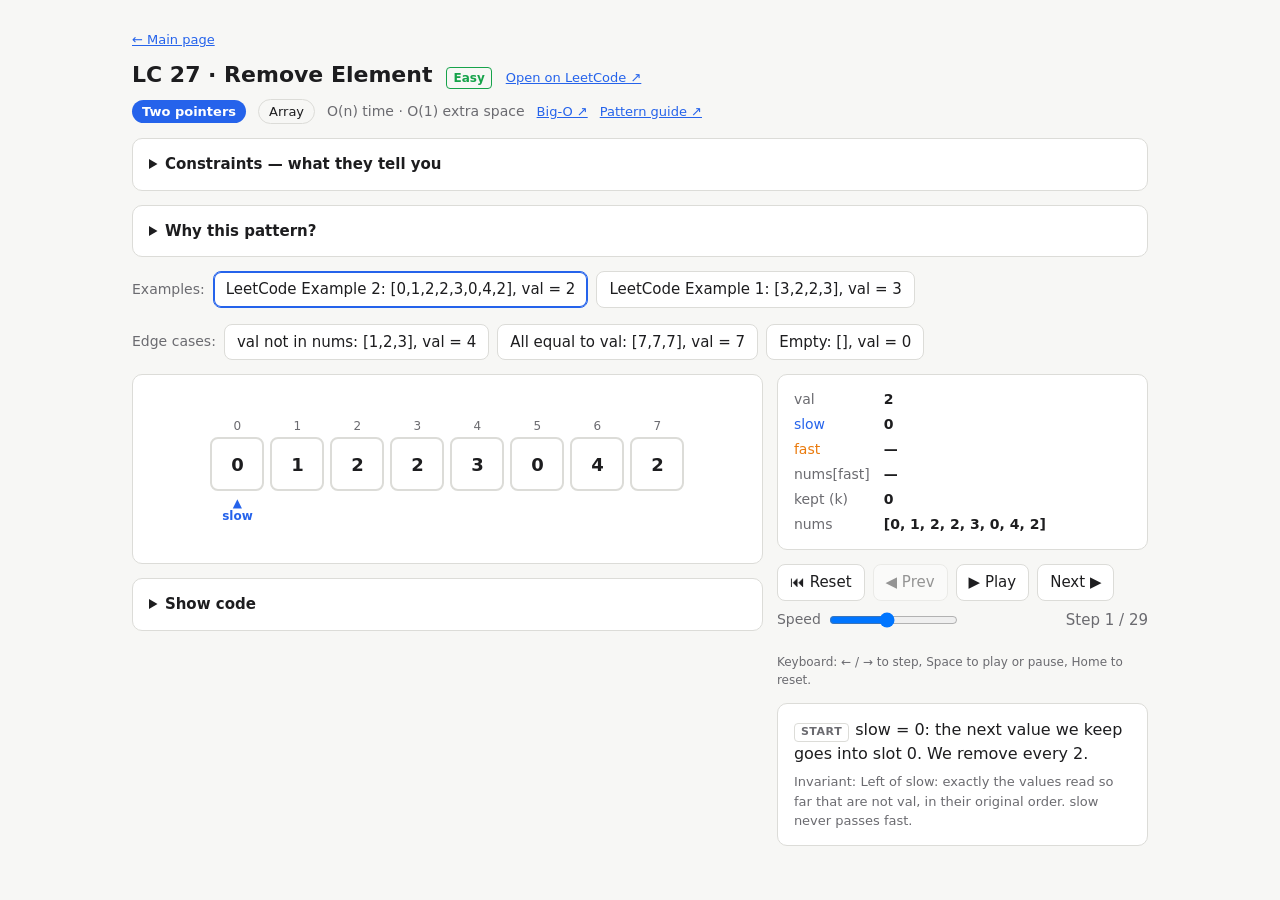
<file: docs/lc-27-remove-element.html>
<!doctype html>
<html lang="en">
<head>
<meta charset="utf-8">
<meta name="viewport" content="width=device-width, initial-scale=1">
<title>LC 27 · Remove Element</title>
<meta name="description" content="Step-by-step visualisation: Two pointers (slow / fast)">
<link rel="stylesheet" href="core/tokens.css">
<link rel="stylesheet" href="core/viz.css">
</head>
<body>
<!-- Generated by build.py from problems/lc-27-remove-element/. Do not edit: change the sources and rebuild. -->
<div class="wrap" id="app"></div>
<script src="core/viz.js"></script>
<script src="canvas/lc-27-remove-element--two-pointers-same-direction.js"></script>
<script>window.PAGE = {"schemaVersion":1,"problem":{"source":{"site":"LeetCode","id":"27","url":"https://leetcode.com/problems/remove-element/"},"title":"Remove Element","difficulty":"Easy","nMax":100,"constraints":[{"text":"0 ≤ nums.length ≤ 100","meaning":"The array can be empty and has at most 100 elements.","impact":"Even O(n²) is only 10⁴ steps, so brute force passes. One pass, O(n), is still the clean answer. The code must return 0 for an empty array."},{"text":"0 ≤ nums[i] ≤ 50","meaning":"Small, non-negative values.","impact":"No overflow risk: int is enough in every language."},{"text":"0 ≤ val ≤ 100","meaning":"val can be bigger than any value in nums.","impact":"val may not appear at all. Then nothing is removed and the answer is nums.length."},{"text":"Remove in place (statement)","meaning":"You may not build a second array.","impact":"O(1) extra space. This rules out 'copy the kept values into a new array' and points to two pointers inside one array."},{"text":"Only the first k elements count, in any order (statement)","meaning":"The judge sorts nums[0..k-1] before it checks them, and ignores everything after index k-1.","impact":"You never need to clean up the tail, and you may overwrite values freely. Copying each kept value forward is enough."}],"bruteForce":{"summary":"each time you find val, shift everything after it one step left: O(n²) time, O(1) space. Copying the kept values into a new array is O(n) time, but it needs O(n) extra space, which breaks the in-place rule.","opsUnit":"element checks and moves","code":[{"src":"def brute(nums, val):","comment":""},{"src":"    nums = nums[:]","comment":"# work on a copy"},{"src":"    n = len(nums)","comment":"# length of the part that still counts"},{"src":"    i = 0","comment":""},{"src":"    while i < n:","comment":""},{"src":"        if nums[i] == val:","comment":"# found val: close the hole"},{"src":"            for j in range(i + 1, n):","comment":"# shift everything after it one step left"},{"src":"                nums[j - 1] = nums[j]","comment":""},{"src":"            n -= 1","comment":"# one element fewer; check index i again, a new value is there now"},{"src":"        else:","comment":""},{"src":"            i += 1","comment":""},{"src":"    return sorted(nums[:n])","comment":"# the judge sorts the first k elements, so we do too"}]}},"approaches":[{"id":"two-pointers-same-direction","name":"Two pointers (slow / fast)","pattern":"Two pointers","ds":["Array"],"time":"O(n)","space":"O(1) extra","card":{"signals":"\"remove in place\" (no copy allowed), \"return k\" and \"the first k elements\". Together they point to two pointers that move in the same direction: fast reads, slow writes.","pattern":"two pointers, same direction: both move left to right. One pass, O(n) time, O(1) extra space. Each element is read once and copied at most once.","coreIdea":"fast reads every element. When it is not val, copy it to slot slow and move slow on. At the end, slow is k: the number of values kept."},"invariant":"Left of slow: exactly the values read so far that are not val, in their original order. slow never passes fast.","phases":{"init":"start","next":"next round","compare":"keep","skip":"skip val","write":"copy","advance":"slow++","stop":"loop ends","return":"done"},"legend":[{"swatch":"ptr-back","text":"slow: next slot for a kept value"},{"swatch":"ptr-front","text":"fast: reads every element"},{"swatch":"current","text":"element being checked"},{"swatch":"removed","text":"equal to val: skipped"},{"swatch":"new","text":"slot just written"},{"swatch":"done","text":"kept value, in slots [0, slow)"},{"swatch":"out","text":"leftover value the judge ignores"},{"swatch":"band-best","text":"kept zone [0, slow)"},{"swatch":"band-gap","text":"free slots [slow, fast)"}],"whenToUse":"The standard answer: one pass, in place, and the kept values stay in their original order.","accepted":["python","cpp","c"],"noC":null,"canvas":"lc-27-remove-element/two-pointers-same-direction","code":{"python":{"lines":[{"src":"class Solution:","comment":""},{"src":"    def removeElement(self, nums: List[int], val: int) -> int:","comment":""},{"src":"        slow = 0","comment":"# next slot for a value we keep"},{"src":"        for fast in range(len(nums)):","comment":"# fast reads every element once"},{"src":"            if nums[fast] != val:","comment":"# keep this value"},{"src":"                nums[slow] = nums[fast]","comment":"# copy it forward"},{"src":"                slow += 1","comment":"# slot filled, move on"},{"src":"        return slow","comment":"# k = number of values kept"}],"anchors":{"init":3,"loop":4,"check":5,"write":6,"advance":7,"done":8}},"cpp":{"lines":[{"src":"class Solution {","comment":""},{"src":"public:","comment":""},{"src":"    int removeElement(vector<int>& nums, int val) {","comment":""},{"src":"        int slow = 0;","comment":"// next slot for a value we keep"},{"src":"        for (int fast = 0; fast < (int)nums.size(); fast++) {","comment":"// fast reads every element once"},{"src":"            if (nums[fast] != val) {","comment":"// keep this value"},{"src":"                nums[slow] = nums[fast];","comment":"// copy it forward"},{"src":"                slow++;","comment":"// slot filled, move on"},{"src":"            }","comment":""},{"src":"        }","comment":""},{"src":"        return slow;","comment":"// k = number of values kept"},{"src":"    }","comment":""},{"src":"};","comment":""}],"anchors":{"init":4,"loop":5,"check":6,"write":7,"advance":8,"done":11}},"c":{"lines":[{"src":"int removeElement(int* nums, int numsSize, int val) {","comment":""},{"src":"    int slow = 0;","comment":"// next slot for a value we keep"},{"src":"    for (int fast = 0; fast < numsSize; fast++) {","comment":"// fast reads every element once"},{"src":"        if (nums[fast] != val) {","comment":"// keep this value"},{"src":"            nums[slow] = nums[fast];","comment":"// copy it forward"},{"src":"            slow++;","comment":"// slot filled, move on"},{"src":"        }","comment":""},{"src":"    }","comment":""},{"src":"    return slow;","comment":"// k = number of values kept"},{"src":"}","comment":""}],"anchors":{"init":2,"loop":3,"check":4,"write":5,"advance":6,"done":9}}},"examples":[{"id":"lc2","label":"LeetCode Example 2: [0,1,2,2,3,0,4,2], val = 2","kind":"main","args":{"nums":[0,1,2,2,3,0,4,2],"val":2},"inputText":"nums = [0, 1, 2, 2, 3, 0, 4, 2], val = 2","output":[0,0,1,3,4],"ops":{"brute":17,"approach":8},"steps":[{"anchor":"init","phase":"init","caption":"slow = 0: the next value we keep goes into slot 0. We remove every 2.","state":{"arr":[0,1,2,2,3,0,4,2],"slow":0,"fast":null},"roles":{},"vars":[{"label":"val","value":2},{"label":"slow","value":0,"role":"back"},{"label":"fast","value":"—","role":"front"},{"label":"nums[fast]","value":"—"},{"label":"kept (k)","value":0,"flash":false},{"label":"nums","value":"[0, 1, 2, 2, 3, 0, 4, 2]"}]},{"anchor":"loop","phase":"next","caption":"The for loop starts: fast = 0.","state":{"arr":[0,1,2,2,3,0,4,2],"slow":0,"fast":0},"roles":{},"vars":[{"label":"val","value":2},{"label":"slow","value":0,"role":"back"},{"label":"fast","value":0,"role":"front"},{"label":"nums[fast]","value":0},{"label":"kept (k)","value":0,"flash":false},{"label":"nums","value":"[0, 1, 2, 2, 3, 0, 4, 2]"}]},{"anchor":"check","phase":"compare","caption":"nums[0] = 0 is not 2, so we keep it. It goes into slot slow = 0.","state":{"arr":[0,1,2,2,3,0,4,2],"slow":0,"fast":0},"roles":{"0":"current"},"vars":[{"label":"val","value":2},{"label":"slow","value":0,"role":"back"},{"label":"fast","value":0,"role":"front"},{"label":"nums[fast]","value":0},{"label":"kept (k)","value":0,"flash":false},{"label":"nums","value":"[0, 1, 2, 2, 3, 0, 4, 2]"}]},{"anchor":"write","phase":"write","caption":"slow and fast both point at index 0, so nums[0] = nums[0] copies 0 onto itself. Nothing has been removed yet.","state":{"arr":[0,1,2,2,3,0,4,2],"slow":0,"fast":0},"roles":{"0":"new"},"vars":[{"label":"val","value":2},{"label":"slow","value":0,"role":"back"},{"label":"fast","value":0,"role":"front"},{"label":"nums[fast]","value":0},{"label":"kept (k)","value":0,"flash":false},{"label":"nums","value":"[0, 1, 2, 2, 3, 0, 4, 2]"}]},{"anchor":"advance","phase":"advance","caption":"Slot 0 is filled, so slow moves to 1. Values kept: 1.","state":{"arr":[0,1,2,2,3,0,4,2],"slow":1,"fast":0},"roles":{},"vars":[{"label":"val","value":2},{"label":"slow","value":1,"role":"back"},{"label":"fast","value":0,"role":"front"},{"label":"nums[fast]","value":0},{"label":"kept (k)","value":1,"flash":true},{"label":"nums","value":"[0, 1, 2, 2, 3, 0, 4, 2]"}]},{"anchor":"loop","phase":"next","caption":"Next round of the for loop: fast moves to index 1.","state":{"arr":[0,1,2,2,3,0,4,2],"slow":1,"fast":1},"roles":{},"vars":[{"label":"val","value":2},{"label":"slow","value":1,"role":"back"},{"label":"fast","value":1,"role":"front"},{"label":"nums[fast]","value":1},{"label":"kept (k)","value":1,"flash":false},{"label":"nums","value":"[0, 1, 2, 2, 3, 0, 4, 2]"}]},{"anchor":"check","phase":"compare","caption":"nums[1] = 1 is not 2, so we keep it. It goes into slot slow = 1.","state":{"arr":[0,1,2,2,3,0,4,2],"slow":1,"fast":1},"roles":{"1":"current"},"vars":[{"label":"val","value":2},{"label":"slow","value":1,"role":"back"},{"label":"fast","value":1,"role":"front"},{"label":"nums[fast]","value":1},{"label":"kept (k)","value":1,"flash":false},{"label":"nums","value":"[0, 1, 2, 2, 3, 0, 4, 2]"}]},{"anchor":"write","phase":"write","caption":"slow and fast both point at index 1, so nums[1] = nums[1] copies 1 onto itself. Nothing has been removed yet.","state":{"arr":[0,1,2,2,3,0,4,2],"slow":1,"fast":1},"roles":{"1":"new"},"vars":[{"label":"val","value":2},{"label":"slow","value":1,"role":"back"},{"label":"fast","value":1,"role":"front"},{"label":"nums[fast]","value":1},{"label":"kept (k)","value":1,"flash":false},{"label":"nums","value":"[0, 1, 2, 2, 3, 0, 4, 2]"}]},{"anchor":"advance","phase":"advance","caption":"Slot 1 is filled, so slow moves to 2. Values kept: 2.","state":{"arr":[0,1,2,2,3,0,4,2],"slow":2,"fast":1},"roles":{},"vars":[{"label":"val","value":2},{"label":"slow","value":2,"role":"back"},{"label":"fast","value":1,"role":"front"},{"label":"nums[fast]","value":1},{"label":"kept (k)","value":2,"flash":true},{"label":"nums","value":"[0, 1, 2, 2, 3, 0, 4, 2]"}]},{"anchor":"loop","phase":"next","caption":"Next round of the for loop: fast moves to index 2.","state":{"arr":[0,1,2,2,3,0,4,2],"slow":2,"fast":2},"roles":{},"vars":[{"label":"val","value":2},{"label":"slow","value":2,"role":"back"},{"label":"fast","value":2,"role":"front"},{"label":"nums[fast]","value":2},{"label":"kept (k)","value":2,"flash":false},{"label":"nums","value":"[0, 1, 2, 2, 3, 0, 4, 2]"}]},{"anchor":"check","phase":"skip","caption":"nums[2] = 2: skip it. slow stays at 2: slot 2 still waits for the next value we keep.","state":{"arr":[0,1,2,2,3,0,4,2],"slow":2,"fast":2},"roles":{"2":"current removed"},"vars":[{"label":"val","value":2},{"label":"slow","value":2,"role":"back"},{"label":"fast","value":2,"role":"front"},{"label":"nums[fast]","value":2},{"label":"kept (k)","value":2,"flash":false},{"label":"nums","value":"[0, 1, 2, 2, 3, 0, 4, 2]"}]},{"anchor":"loop","phase":"next","caption":"Next round of the for loop: fast moves to index 3.","state":{"arr":[0,1,2,2,3,0,4,2],"slow":2,"fast":3},"roles":{},"vars":[{"label":"val","value":2},{"label":"slow","value":2,"role":"back"},{"label":"fast","value":3,"role":"front"},{"label":"nums[fast]","value":2},{"label":"kept (k)","value":2,"flash":false},{"label":"nums","value":"[0, 1, 2, 2, 3, 0, 4, 2]"}]},{"anchor":"check","phase":"skip","caption":"nums[3] = 2: skip it. slow stays at 2: slot 2 still waits for the next value we keep.","state":{"arr":[0,1,2,2,3,0,4,2],"slow":2,"fast":3},"roles":{"3":"current removed"},"vars":[{"label":"val","value":2},{"label":"slow","value":2,"role":"back"},{"label":"fast","value":3,"role":"front"},{"label":"nums[fast]","value":2},{"label":"kept (k)","value":2,"flash":false},{"label":"nums","value":"[0, 1, 2, 2, 3, 0, 4, 2]"}]},{"anchor":"loop","phase":"next","caption":"Next round of the for loop: fast moves to index 4.","state":{"arr":[0,1,2,2,3,0,4,2],"slow":2,"fast":4},"roles":{},"vars":[{"label":"val","value":2},{"label":"slow","value":2,"role":"back"},{"label":"fast","value":4,"role":"front"},{"label":"nums[fast]","value":3},{"label":"kept (k)","value":2,"flash":false},{"label":"nums","value":"[0, 1, 2, 2, 3, 0, 4, 2]"}]},{"anchor":"check","phase":"compare","caption":"nums[4] = 3 is not 2, so we keep it. It goes into slot slow = 2.","state":{"arr":[0,1,2,2,3,0,4,2],"slow":2,"fast":4},"roles":{"4":"current"},"vars":[{"label":"val","value":2},{"label":"slow","value":2,"role":"back"},{"label":"fast","value":4,"role":"front"},{"label":"nums[fast]","value":3},{"label":"kept (k)","value":2,"flash":false},{"label":"nums","value":"[0, 1, 2, 2, 3, 0, 4, 2]"}]},{"anchor":"write","phase":"write","caption":"Copy: nums[2] = nums[4] = 3. Overwriting slot 2 is safe: it held a 2, which we remove anyway.","state":{"arr":[0,1,3,2,3,0,4,2],"slow":2,"fast":4},"roles":{"2":"new"},"vars":[{"label":"val","value":2},{"label":"slow","value":2,"role":"back"},{"label":"fast","value":4,"role":"front"},{"label":"nums[fast]","value":3},{"label":"kept (k)","value":2,"flash":false},{"label":"nums","value":"[0, 1, 3, 2, 3, 0, 4, 2]"}]},{"anchor":"advance","phase":"advance","caption":"Slot 2 is filled, so slow moves to 3. Values kept: 3.","state":{"arr":[0,1,3,2,3,0,4,2],"slow":3,"fast":4},"roles":{},"vars":[{"label":"val","value":2},{"label":"slow","value":3,"role":"back"},{"label":"fast","value":4,"role":"front"},{"label":"nums[fast]","value":3},{"label":"kept (k)","value":3,"flash":true},{"label":"nums","value":"[0, 1, 3, 2, 3, 0, 4, 2]"}]},{"anchor":"loop","phase":"next","caption":"Next round of the for loop: fast moves to index 5.","state":{"arr":[0,1,3,2,3,0,4,2],"slow":3,"fast":5},"roles":{},"vars":[{"label":"val","value":2},{"label":"slow","value":3,"role":"back"},{"label":"fast","value":5,"role":"front"},{"label":"nums[fast]","value":0},{"label":"kept (k)","value":3,"flash":false},{"label":"nums","value":"[0, 1, 3, 2, 3, 0, 4, 2]"}]},{"anchor":"check","phase":"compare","caption":"nums[5] = 0 is not 2, so we keep it. It goes into slot slow = 3.","state":{"arr":[0,1,3,2,3,0,4,2],"slow":3,"fast":5},"roles":{"5":"current"},"vars":[{"label":"val","value":2},{"label":"slow","value":3,"role":"back"},{"label":"fast","value":5,"role":"front"},{"label":"nums[fast]","value":0},{"label":"kept (k)","value":3,"flash":false},{"label":"nums","value":"[0, 1, 3, 2, 3, 0, 4, 2]"}]},{"anchor":"write","phase":"write","caption":"Copy: nums[3] = nums[5] = 0. Overwriting slot 3 is safe: it held a 2, which we remove anyway.","state":{"arr":[0,1,3,0,3,0,4,2],"slow":3,"fast":5},"roles":{"3":"new"},"vars":[{"label":"val","value":2},{"label":"slow","value":3,"role":"back"},{"label":"fast","value":5,"role":"front"},{"label":"nums[fast]","value":0},{"label":"kept (k)","value":3,"flash":false},{"label":"nums","value":"[0, 1, 3, 0, 3, 0, 4, 2]"}]},{"anchor":"advance","phase":"advance","caption":"Slot 3 is filled, so slow moves to 4. Values kept: 4.","state":{"arr":[0,1,3,0,3,0,4,2],"slow":4,"fast":5},"roles":{},"vars":[{"label":"val","value":2},{"label":"slow","value":4,"role":"back"},{"label":"fast","value":5,"role":"front"},{"label":"nums[fast]","value":0},{"label":"kept (k)","value":4,"flash":true},{"label":"nums","value":"[0, 1, 3, 0, 3, 0, 4, 2]"}]},{"anchor":"loop","phase":"next","caption":"Next round of the for loop: fast moves to index 6.","state":{"arr":[0,1,3,0,3,0,4,2],"slow":4,"fast":6},"roles":{},"vars":[{"label":"val","value":2},{"label":"slow","value":4,"role":"back"},{"label":"fast","value":6,"role":"front"},{"label":"nums[fast]","value":4},{"label":"kept (k)","value":4,"flash":false},{"label":"nums","value":"[0, 1, 3, 0, 3, 0, 4, 2]"}]},{"anchor":"check","phase":"compare","caption":"nums[6] = 4 is not 2, so we keep it. It goes into slot slow = 4.","state":{"arr":[0,1,3,0,3,0,4,2],"slow":4,"fast":6},"roles":{"6":"current"},"vars":[{"label":"val","value":2},{"label":"slow","value":4,"role":"back"},{"label":"fast","value":6,"role":"front"},{"label":"nums[fast]","value":4},{"label":"kept (k)","value":4,"flash":false},{"label":"nums","value":"[0, 1, 3, 0, 3, 0, 4, 2]"}]},{"anchor":"write","phase":"write","caption":"Copy: nums[4] = nums[6] = 4. Overwriting slot 4 is safe: its old value 3 was already copied further left.","state":{"arr":[0,1,3,0,4,0,4,2],"slow":4,"fast":6},"roles":{"4":"new"},"vars":[{"label":"val","value":2},{"label":"slow","value":4,"role":"back"},{"label":"fast","value":6,"role":"front"},{"label":"nums[fast]","value":4},{"label":"kept (k)","value":4,"flash":false},{"label":"nums","value":"[0, 1, 3, 0, 4, 0, 4, 2]"}]},{"anchor":"advance","phase":"advance","caption":"Slot 4 is filled, so slow moves to 5. Values kept: 5.","state":{"arr":[0,1,3,0,4,0,4,2],"slow":5,"fast":6},"roles":{},"vars":[{"label":"val","value":2},{"label":"slow","value":5,"role":"back"},{"label":"fast","value":6,"role":"front"},{"label":"nums[fast]","value":4},{"label":"kept (k)","value":5,"flash":true},{"label":"nums","value":"[0, 1, 3, 0, 4, 0, 4, 2]"}]},{"anchor":"loop","phase":"next","caption":"Next round of the for loop: fast moves to index 7.","state":{"arr":[0,1,3,0,4,0,4,2],"slow":5,"fast":7},"roles":{},"vars":[{"label":"val","value":2},{"label":"slow","value":5,"role":"back"},{"label":"fast","value":7,"role":"front"},{"label":"nums[fast]","value":2},{"label":"kept (k)","value":5,"flash":false},{"label":"nums","value":"[0, 1, 3, 0, 4, 0, 4, 2]"}]},{"anchor":"check","phase":"skip","caption":"nums[7] = 2: skip it. slow stays at 5: slot 5 still waits for the next value we keep.","state":{"arr":[0,1,3,0,4,0,4,2],"slow":5,"fast":7},"roles":{"7":"current removed"},"vars":[{"label":"val","value":2},{"label":"slow","value":5,"role":"back"},{"label":"fast","value":7,"role":"front"},{"label":"nums[fast]","value":2},{"label":"kept (k)","value":5,"flash":false},{"label":"nums","value":"[0, 1, 3, 0, 4, 0, 4, 2]"}]},{"anchor":"loop","phase":"stop","caption":"fast has reached the end (n = 8), so the for loop stops.","state":{"arr":[0,1,3,0,4,0,4,2],"slow":5,"fast":8},"roles":{},"vars":[{"label":"val","value":2},{"label":"slow","value":5,"role":"back"},{"label":"fast","value":8,"role":"front"},{"label":"nums[fast]","value":"—"},{"label":"kept (k)","value":5,"flash":false},{"label":"nums","value":"[0, 1, 3, 0, 4, 0, 4, 2]"}]},{"anchor":"done","phase":"return","caption":"Return k = 5. Every value that is not 2 was copied into slots 0..4, and 3 copies of 2 were skipped. The judge ignores slots from 5 on. One pass, no extra array.","state":{"arr":[0,1,3,0,4,0,4,2],"slow":5,"fast":null},"roles":{},"vars":[{"label":"val","value":2},{"label":"slow","value":5,"role":"back"},{"label":"fast","value":"—","role":"front"},{"label":"nums[fast]","value":"—"},{"label":"kept (k)","value":5,"flash":false},{"label":"nums","value":"[0, 1, 3, 0, 4, 0, 4, 2]"}]}]},{"id":"lc1","label":"LeetCode Example 1: [3,2,2,3], val = 3","kind":"main","args":{"nums":[3,2,2,3],"val":3},"inputText":"nums = [3, 2, 2, 3], val = 3","output":[2,2],"ops":{"brute":7,"approach":4},"steps":[{"anchor":"init","phase":"init","caption":"slow = 0: the next value we keep goes into slot 0. We remove every 3.","state":{"arr":[3,2,2,3],"slow":0,"fast":null},"roles":{},"vars":[{"label":"val","value":3},{"label":"slow","value":0,"role":"back"},{"label":"fast","value":"—","role":"front"},{"label":"nums[fast]","value":"—"},{"label":"kept (k)","value":0,"flash":false},{"label":"nums","value":"[3, 2, 2, 3]"}]},{"anchor":"loop","phase":"next","caption":"The for loop starts: fast = 0.","state":{"arr":[3,2,2,3],"slow":0,"fast":0},"roles":{},"vars":[{"label":"val","value":3},{"label":"slow","value":0,"role":"back"},{"label":"fast","value":0,"role":"front"},{"label":"nums[fast]","value":3},{"label":"kept (k)","value":0,"flash":false},{"label":"nums","value":"[3, 2, 2, 3]"}]},{"anchor":"check","phase":"skip","caption":"nums[0] = 3: skip it. slow stays at 0: slot 0 still waits for the next value we keep.","state":{"arr":[3,2,2,3],"slow":0,"fast":0},"roles":{"0":"current removed"},"vars":[{"label":"val","value":3},{"label":"slow","value":0,"role":"back"},{"label":"fast","value":0,"role":"front"},{"label":"nums[fast]","value":3},{"label":"kept (k)","value":0,"flash":false},{"label":"nums","value":"[3, 2, 2, 3]"}]},{"anchor":"loop","phase":"next","caption":"Next round of the for loop: fast moves to index 1.","state":{"arr":[3,2,2,3],"slow":0,"fast":1},"roles":{},"vars":[{"label":"val","value":3},{"label":"slow","value":0,"role":"back"},{"label":"fast","value":1,"role":"front"},{"label":"nums[fast]","value":2},{"label":"kept (k)","value":0,"flash":false},{"label":"nums","value":"[3, 2, 2, 3]"}]},{"anchor":"check","phase":"compare","caption":"nums[1] = 2 is not 3, so we keep it. It goes into slot slow = 0.","state":{"arr":[3,2,2,3],"slow":0,"fast":1},"roles":{"1":"current"},"vars":[{"label":"val","value":3},{"label":"slow","value":0,"role":"back"},{"label":"fast","value":1,"role":"front"},{"label":"nums[fast]","value":2},{"label":"kept (k)","value":0,"flash":false},{"label":"nums","value":"[3, 2, 2, 3]"}]},{"anchor":"write","phase":"write","caption":"Copy: nums[0] = nums[1] = 2. Overwriting slot 0 is safe: it held a 3, which we remove anyway.","state":{"arr":[2,2,2,3],"slow":0,"fast":1},"roles":{"0":"new"},"vars":[{"label":"val","value":3},{"label":"slow","value":0,"role":"back"},{"label":"fast","value":1,"role":"front"},{"label":"nums[fast]","value":2},{"label":"kept (k)","value":0,"flash":false},{"label":"nums","value":"[2, 2, 2, 3]"}]},{"anchor":"advance","phase":"advance","caption":"Slot 0 is filled, so slow moves to 1. Values kept: 1.","state":{"arr":[2,2,2,3],"slow":1,"fast":1},"roles":{},"vars":[{"label":"val","value":3},{"label":"slow","value":1,"role":"back"},{"label":"fast","value":1,"role":"front"},{"label":"nums[fast]","value":2},{"label":"kept (k)","value":1,"flash":true},{"label":"nums","value":"[2, 2, 2, 3]"}]},{"anchor":"loop","phase":"next","caption":"Next round of the for loop: fast moves to index 2.","state":{"arr":[2,2,2,3],"slow":1,"fast":2},"roles":{},"vars":[{"label":"val","value":3},{"label":"slow","value":1,"role":"back"},{"label":"fast","value":2,"role":"front"},{"label":"nums[fast]","value":2},{"label":"kept (k)","value":1,"flash":false},{"label":"nums","value":"[2, 2, 2, 3]"}]},{"anchor":"check","phase":"compare","caption":"nums[2] = 2 is not 3, so we keep it. It goes into slot slow = 1.","state":{"arr":[2,2,2,3],"slow":1,"fast":2},"roles":{"2":"current"},"vars":[{"label":"val","value":3},{"label":"slow","value":1,"role":"back"},{"label":"fast","value":2,"role":"front"},{"label":"nums[fast]","value":2},{"label":"kept (k)","value":1,"flash":false},{"label":"nums","value":"[2, 2, 2, 3]"}]},{"anchor":"write","phase":"write","caption":"Copy: nums[1] = nums[2] = 2. Overwriting slot 1 is safe: its old value 2 was already copied further left.","state":{"arr":[2,2,2,3],"slow":1,"fast":2},"roles":{"1":"new"},"vars":[{"label":"val","value":3},{"label":"slow","value":1,"role":"back"},{"label":"fast","value":2,"role":"front"},{"label":"nums[fast]","value":2},{"label":"kept (k)","value":1,"flash":false},{"label":"nums","value":"[2, 2, 2, 3]"}]},{"anchor":"advance","phase":"advance","caption":"Slot 1 is filled, so slow moves to 2. Values kept: 2.","state":{"arr":[2,2,2,3],"slow":2,"fast":2},"roles":{},"vars":[{"label":"val","value":3},{"label":"slow","value":2,"role":"back"},{"label":"fast","value":2,"role":"front"},{"label":"nums[fast]","value":2},{"label":"kept (k)","value":2,"flash":true},{"label":"nums","value":"[2, 2, 2, 3]"}]},{"anchor":"loop","phase":"next","caption":"Next round of the for loop: fast moves to index 3.","state":{"arr":[2,2,2,3],"slow":2,"fast":3},"roles":{},"vars":[{"label":"val","value":3},{"label":"slow","value":2,"role":"back"},{"label":"fast","value":3,"role":"front"},{"label":"nums[fast]","value":3},{"label":"kept (k)","value":2,"flash":false},{"label":"nums","value":"[2, 2, 2, 3]"}]},{"anchor":"check","phase":"skip","caption":"nums[3] = 3: skip it. slow stays at 2: slot 2 still waits for the next value we keep.","state":{"arr":[2,2,2,3],"slow":2,"fast":3},"roles":{"3":"current removed"},"vars":[{"label":"val","value":3},{"label":"slow","value":2,"role":"back"},{"label":"fast","value":3,"role":"front"},{"label":"nums[fast]","value":3},{"label":"kept (k)","value":2,"flash":false},{"label":"nums","value":"[2, 2, 2, 3]"}]},{"anchor":"loop","phase":"stop","caption":"fast has reached the end (n = 4), so the for loop stops.","state":{"arr":[2,2,2,3],"slow":2,"fast":4},"roles":{},"vars":[{"label":"val","value":3},{"label":"slow","value":2,"role":"back"},{"label":"fast","value":4,"role":"front"},{"label":"nums[fast]","value":"—"},{"label":"kept (k)","value":2,"flash":false},{"label":"nums","value":"[2, 2, 2, 3]"}]},{"anchor":"done","phase":"return","caption":"Return k = 2. Every value that is not 3 was copied into slots 0..1, and 2 copies of 3 were skipped. The judge ignores slots from 2 on. One pass, no extra array.","state":{"arr":[2,2,2,3],"slow":2,"fast":null},"roles":{},"vars":[{"label":"val","value":3},{"label":"slow","value":2,"role":"back"},{"label":"fast","value":"—","role":"front"},{"label":"nums[fast]","value":"—"},{"label":"kept (k)","value":2,"flash":false},{"label":"nums","value":"[2, 2, 2, 3]"}]}]},{"id":"no-match","label":"val not in nums: [1,2,3], val = 4","kind":"edge","args":{"nums":[1,2,3],"val":4},"inputText":"nums = [1, 2, 3], val = 4","output":[1,2,3],"ops":{"brute":3,"approach":3},"steps":[{"anchor":"init","phase":"init","caption":"slow = 0: the next value we keep goes into slot 0. We remove every 4.","state":{"arr":[1,2,3],"slow":0,"fast":null},"roles":{},"vars":[{"label":"val","value":4},{"label":"slow","value":0,"role":"back"},{"label":"fast","value":"—","role":"front"},{"label":"nums[fast]","value":"—"},{"label":"kept (k)","value":0,"flash":false},{"label":"nums","value":"[1, 2, 3]"}]},{"anchor":"loop","phase":"next","caption":"The for loop starts: fast = 0.","state":{"arr":[1,2,3],"slow":0,"fast":0},"roles":{},"vars":[{"label":"val","value":4},{"label":"slow","value":0,"role":"back"},{"label":"fast","value":0,"role":"front"},{"label":"nums[fast]","value":1},{"label":"kept (k)","value":0,"flash":false},{"label":"nums","value":"[1, 2, 3]"}]},{"anchor":"check","phase":"compare","caption":"nums[0] = 1 is not 4, so we keep it. It goes into slot slow = 0.","state":{"arr":[1,2,3],"slow":0,"fast":0},"roles":{"0":"current"},"vars":[{"label":"val","value":4},{"label":"slow","value":0,"role":"back"},{"label":"fast","value":0,"role":"front"},{"label":"nums[fast]","value":1},{"label":"kept (k)","value":0,"flash":false},{"label":"nums","value":"[1, 2, 3]"}]},{"anchor":"write","phase":"write","caption":"slow and fast both point at index 0, so nums[0] = nums[0] copies 1 onto itself. Nothing has been removed yet.","state":{"arr":[1,2,3],"slow":0,"fast":0},"roles":{"0":"new"},"vars":[{"label":"val","value":4},{"label":"slow","value":0,"role":"back"},{"label":"fast","value":0,"role":"front"},{"label":"nums[fast]","value":1},{"label":"kept (k)","value":0,"flash":false},{"label":"nums","value":"[1, 2, 3]"}]},{"anchor":"advance","phase":"advance","caption":"Slot 0 is filled, so slow moves to 1. Values kept: 1.","state":{"arr":[1,2,3],"slow":1,"fast":0},"roles":{},"vars":[{"label":"val","value":4},{"label":"slow","value":1,"role":"back"},{"label":"fast","value":0,"role":"front"},{"label":"nums[fast]","value":1},{"label":"kept (k)","value":1,"flash":true},{"label":"nums","value":"[1, 2, 3]"}]},{"anchor":"loop","phase":"next","caption":"Next round of the for loop: fast moves to index 1.","state":{"arr":[1,2,3],"slow":1,"fast":1},"roles":{},"vars":[{"label":"val","value":4},{"label":"slow","value":1,"role":"back"},{"label":"fast","value":1,"role":"front"},{"label":"nums[fast]","value":2},{"label":"kept (k)","value":1,"flash":false},{"label":"nums","value":"[1, 2, 3]"}]},{"anchor":"check","phase":"compare","caption":"nums[1] = 2 is not 4, so we keep it. It goes into slot slow = 1.","state":{"arr":[1,2,3],"slow":1,"fast":1},"roles":{"1":"current"},"vars":[{"label":"val","value":4},{"label":"slow","value":1,"role":"back"},{"label":"fast","value":1,"role":"front"},{"label":"nums[fast]","value":2},{"label":"kept (k)","value":1,"flash":false},{"label":"nums","value":"[1, 2, 3]"}]},{"anchor":"write","phase":"write","caption":"slow and fast both point at index 1, so nums[1] = nums[1] copies 2 onto itself. Nothing has been removed yet.","state":{"arr":[1,2,3],"slow":1,"fast":1},"roles":{"1":"new"},"vars":[{"label":"val","value":4},{"label":"slow","value":1,"role":"back"},{"label":"fast","value":1,"role":"front"},{"label":"nums[fast]","value":2},{"label":"kept (k)","value":1,"flash":false},{"label":"nums","value":"[1, 2, 3]"}]},{"anchor":"advance","phase":"advance","caption":"Slot 1 is filled, so slow moves to 2. Values kept: 2.","state":{"arr":[1,2,3],"slow":2,"fast":1},"roles":{},"vars":[{"label":"val","value":4},{"label":"slow","value":2,"role":"back"},{"label":"fast","value":1,"role":"front"},{"label":"nums[fast]","value":2},{"label":"kept (k)","value":2,"flash":true},{"label":"nums","value":"[1, 2, 3]"}]},{"anchor":"loop","phase":"next","caption":"Next round of the for loop: fast moves to index 2.","state":{"arr":[1,2,3],"slow":2,"fast":2},"roles":{},"vars":[{"label":"val","value":4},{"label":"slow","value":2,"role":"back"},{"label":"fast","value":2,"role":"front"},{"label":"nums[fast]","value":3},{"label":"kept (k)","value":2,"flash":false},{"label":"nums","value":"[1, 2, 3]"}]},{"anchor":"check","phase":"compare","caption":"nums[2] = 3 is not 4, so we keep it. It goes into slot slow = 2.","state":{"arr":[1,2,3],"slow":2,"fast":2},"roles":{"2":"current"},"vars":[{"label":"val","value":4},{"label":"slow","value":2,"role":"back"},{"label":"fast","value":2,"role":"front"},{"label":"nums[fast]","value":3},{"label":"kept (k)","value":2,"flash":false},{"label":"nums","value":"[1, 2, 3]"}]},{"anchor":"write","phase":"write","caption":"slow and fast both point at index 2, so nums[2] = nums[2] copies 3 onto itself. Nothing has been removed yet.","state":{"arr":[1,2,3],"slow":2,"fast":2},"roles":{"2":"new"},"vars":[{"label":"val","value":4},{"label":"slow","value":2,"role":"back"},{"label":"fast","value":2,"role":"front"},{"label":"nums[fast]","value":3},{"label":"kept (k)","value":2,"flash":false},{"label":"nums","value":"[1, 2, 3]"}]},{"anchor":"advance","phase":"advance","caption":"Slot 2 is filled, so slow moves to 3. Values kept: 3.","state":{"arr":[1,2,3],"slow":3,"fast":2},"roles":{},"vars":[{"label":"val","value":4},{"label":"slow","value":3,"role":"back"},{"label":"fast","value":2,"role":"front"},{"label":"nums[fast]","value":3},{"label":"kept (k)","value":3,"flash":true},{"label":"nums","value":"[1, 2, 3]"}]},{"anchor":"loop","phase":"stop","caption":"fast has reached the end (n = 3), so the for loop stops.","state":{"arr":[1,2,3],"slow":3,"fast":3},"roles":{},"vars":[{"label":"val","value":4},{"label":"slow","value":3,"role":"back"},{"label":"fast","value":3,"role":"front"},{"label":"nums[fast]","value":"—"},{"label":"kept (k)","value":3,"flash":false},{"label":"nums","value":"[1, 2, 3]"}]},{"anchor":"done","phase":"return","caption":"Return k = 3. 4 never appears, so every value was copied onto itself. One pass, no extra array.","state":{"arr":[1,2,3],"slow":3,"fast":null},"roles":{},"vars":[{"label":"val","value":4},{"label":"slow","value":3,"role":"back"},{"label":"fast","value":"—","role":"front"},{"label":"nums[fast]","value":"—"},{"label":"kept (k)","value":3,"flash":false},{"label":"nums","value":"[1, 2, 3]"}]}]},{"id":"all-match","label":"All equal to val: [7,7,7], val = 7","kind":"edge","args":{"nums":[7,7,7],"val":7},"inputText":"nums = [7, 7, 7], val = 7","output":[],"ops":{"brute":6,"approach":3},"steps":[{"anchor":"init","phase":"init","caption":"slow = 0: the next value we keep goes into slot 0. We remove every 7.","state":{"arr":[7,7,7],"slow":0,"fast":null},"roles":{},"vars":[{"label":"val","value":7},{"label":"slow","value":0,"role":"back"},{"label":"fast","value":"—","role":"front"},{"label":"nums[fast]","value":"—"},{"label":"kept (k)","value":0,"flash":false},{"label":"nums","value":"[7, 7, 7]"}]},{"anchor":"loop","phase":"next","caption":"The for loop starts: fast = 0.","state":{"arr":[7,7,7],"slow":0,"fast":0},"roles":{},"vars":[{"label":"val","value":7},{"label":"slow","value":0,"role":"back"},{"label":"fast","value":0,"role":"front"},{"label":"nums[fast]","value":7},{"label":"kept (k)","value":0,"flash":false},{"label":"nums","value":"[7, 7, 7]"}]},{"anchor":"check","phase":"skip","caption":"nums[0] = 7: skip it. slow stays at 0: slot 0 still waits for the next value we keep.","state":{"arr":[7,7,7],"slow":0,"fast":0},"roles":{"0":"current removed"},"vars":[{"label":"val","value":7},{"label":"slow","value":0,"role":"back"},{"label":"fast","value":0,"role":"front"},{"label":"nums[fast]","value":7},{"label":"kept (k)","value":0,"flash":false},{"label":"nums","value":"[7, 7, 7]"}]},{"anchor":"loop","phase":"next","caption":"Next round of the for loop: fast moves to index 1.","state":{"arr":[7,7,7],"slow":0,"fast":1},"roles":{},"vars":[{"label":"val","value":7},{"label":"slow","value":0,"role":"back"},{"label":"fast","value":1,"role":"front"},{"label":"nums[fast]","value":7},{"label":"kept (k)","value":0,"flash":false},{"label":"nums","value":"[7, 7, 7]"}]},{"anchor":"check","phase":"skip","caption":"nums[1] = 7: skip it. slow stays at 0: slot 0 still waits for the next value we keep.","state":{"arr":[7,7,7],"slow":0,"fast":1},"roles":{"1":"current removed"},"vars":[{"label":"val","value":7},{"label":"slow","value":0,"role":"back"},{"label":"fast","value":1,"role":"front"},{"label":"nums[fast]","value":7},{"label":"kept (k)","value":0,"flash":false},{"label":"nums","value":"[7, 7, 7]"}]},{"anchor":"loop","phase":"next","caption":"Next round of the for loop: fast moves to index 2.","state":{"arr":[7,7,7],"slow":0,"fast":2},"roles":{},"vars":[{"label":"val","value":7},{"label":"slow","value":0,"role":"back"},{"label":"fast","value":2,"role":"front"},{"label":"nums[fast]","value":7},{"label":"kept (k)","value":0,"flash":false},{"label":"nums","value":"[7, 7, 7]"}]},{"anchor":"check","phase":"skip","caption":"nums[2] = 7: skip it. slow stays at 0: slot 0 still waits for the next value we keep.","state":{"arr":[7,7,7],"slow":0,"fast":2},"roles":{"2":"current removed"},"vars":[{"label":"val","value":7},{"label":"slow","value":0,"role":"back"},{"label":"fast","value":2,"role":"front"},{"label":"nums[fast]","value":7},{"label":"kept (k)","value":0,"flash":false},{"label":"nums","value":"[7, 7, 7]"}]},{"anchor":"loop","phase":"stop","caption":"fast has reached the end (n = 3), so the for loop stops.","state":{"arr":[7,7,7],"slow":0,"fast":3},"roles":{},"vars":[{"label":"val","value":7},{"label":"slow","value":0,"role":"back"},{"label":"fast","value":3,"role":"front"},{"label":"nums[fast]","value":"—"},{"label":"kept (k)","value":0,"flash":false},{"label":"nums","value":"[7, 7, 7]"}]},{"anchor":"done","phase":"return","caption":"Return k = 0. Every element was 7, so nothing was kept. The judge ignores the whole array.","state":{"arr":[7,7,7],"slow":0,"fast":null},"roles":{},"vars":[{"label":"val","value":7},{"label":"slow","value":0,"role":"back"},{"label":"fast","value":"—","role":"front"},{"label":"nums[fast]","value":"—"},{"label":"kept (k)","value":0,"flash":false},{"label":"nums","value":"[7, 7, 7]"}]}]},{"id":"empty","label":"Empty: [], val = 0","kind":"edge","args":{"nums":[],"val":0},"inputText":"nums = [], val = 0","output":[],"ops":{"brute":0,"approach":0},"steps":[{"anchor":"init","phase":"init","caption":"slow = 0: the next value we keep goes into slot 0. We remove every 0.","state":{"arr":[],"slow":0,"fast":null},"roles":{},"vars":[{"label":"val","value":0},{"label":"slow","value":0,"role":"back"},{"label":"fast","value":"—","role":"front"},{"label":"nums[fast]","value":"—"},{"label":"kept (k)","value":0,"flash":false},{"label":"nums","value":"[]"}]},{"anchor":"loop","phase":"stop","caption":"nums is empty, so the for loop does not run at all.","state":{"arr":[],"slow":0,"fast":null},"roles":{},"vars":[{"label":"val","value":0},{"label":"slow","value":0,"role":"back"},{"label":"fast","value":"—","role":"front"},{"label":"nums[fast]","value":"—"},{"label":"kept (k)","value":0,"flash":false},{"label":"nums","value":"[]"}]},{"anchor":"done","phase":"return","caption":"Return k = 0. There is nothing to remove in an empty array.","state":{"arr":[],"slow":0,"fast":null},"roles":{},"vars":[{"label":"val","value":0},{"label":"slow","value":0,"role":"back"},{"label":"fast","value":"—","role":"front"},{"label":"nums[fast]","value":"—"},{"label":"kept (k)","value":0,"flash":false},{"label":"nums","value":"[]"}]}]}]}],"site":{"notionPatterns":"https://cosmic-ray-317.notion.site/2c5b90a8e089805cb323c5733701f9cf?v=2c5b90a8e089806f831a000c62ebfca1","patternGuides":{"Two pointers":"https://cosmic-ray-317.notion.site/Two-Pointers-2c5b90a8e089804fb291c4d212d4262f","Sliding window":"https://cosmic-ray-317.notion.site/Sliding-Window-2c5b90a8e0898054bae6cca340d87010"},"bigO":"https://www.bigocalc.com/"}};</script>
<script>VIZ.mount(window.PAGE);</script>
<script data-goatcounter="https://dsa-visualiser.goatcounter.com/count" async src="https://gc.zgo.at/count.js"></script>
</body>
</html>
</file>
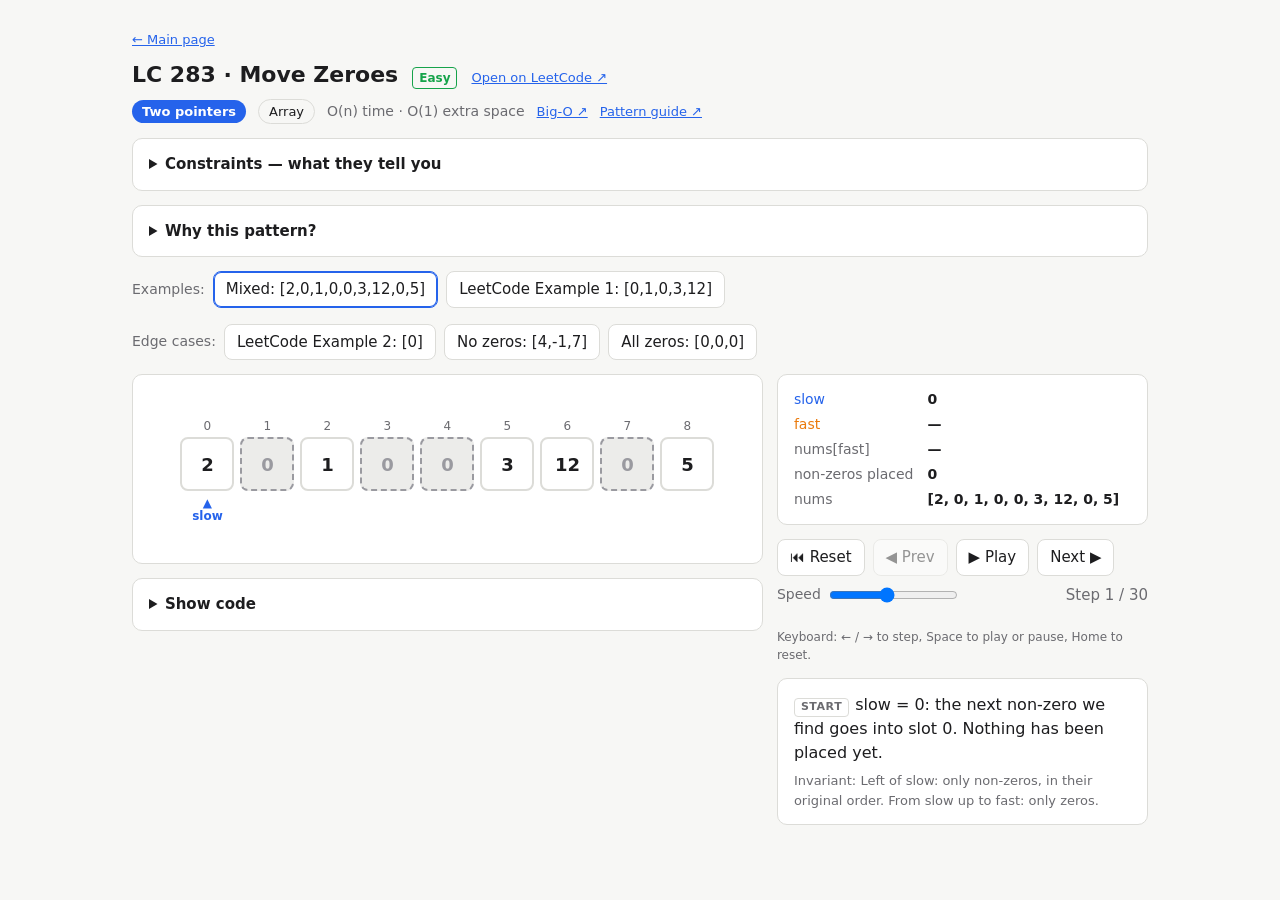
<file: docs/lc-283-move-zeroes.html>
<!doctype html>
<html lang="en">
<head>
<meta charset="utf-8">
<meta name="viewport" content="width=device-width, initial-scale=1">
<title>LC 283 · Move Zeroes</title>
<meta name="description" content="Step-by-step visualisation: Two pointers (slow / fast)">
<link rel="stylesheet" href="core/tokens.css">
<link rel="stylesheet" href="core/viz.css">
</head>
<body>
<!-- Generated by build.py from problems/lc-283-move-zeroes/. Do not edit: change the sources and rebuild. -->
<div class="wrap" id="app"></div>
<script src="core/viz.js"></script>
<script src="canvas/lc-283-move-zeroes--two-pointers-same-direction.js"></script>
<script>window.PAGE = {"schemaVersion":1,"problem":{"source":{"site":"LeetCode","id":"283","url":"https://leetcode.com/problems/move-zeroes/"},"title":"Move Zeroes","difficulty":"Easy","nMax":10000,"constraints":[{"text":"1 ≤ nums.length ≤ 10⁴","meaning":"The array is never empty and has at most 10,000 elements.","impact":"O(n²) is about 10⁸ steps: slow and risky. One pass, O(n), is the safe target. No empty-array check is needed, but the code still works for n = 0."},{"text":"−2³¹ ≤ nums[i] ≤ 2³¹ − 1","meaning":"Any 32-bit integer, negatives included.","impact":"Values fit in int in C and C++. Only 0 is special: negative numbers are non-zero and must keep their order too."},{"text":"Do it in place (statement)","meaning":"You may not build a second array.","impact":"O(1) extra space. This rules out 'copy the non-zeros, then pad with zeros' and points to two pointers inside one array."},{"text":"Keep the relative order of the non-zero elements (statement)","meaning":"1, 3, 12 must stay 1, 3, 12.","impact":"Swapping from both ends would break the order, so both pointers must move in the same direction."}],"bruteForce":{"summary":"move each non-zero left past the zeros, like bubble sort: O(n²) time, O(1) space. Copying the non-zeros into a new array is O(n) time, but it needs O(n) extra space, which breaks the in-place rule.","opsUnit":"element checks","code":[{"src":"def brute(nums):","comment":""},{"src":"    nums = nums[:]","comment":"# work on a copy"},{"src":"    n = len(nums)","comment":""},{"src":"    for i in range(n):","comment":"# n passes, like bubble sort"},{"src":"        for j in range(n - 1 - i):","comment":""},{"src":"            if nums[j] == 0 and nums[j + 1] != 0:","comment":"# a zero sits before a non-zero"},{"src":"                nums[j], nums[j + 1] = nums[j + 1], nums[j]","comment":"# move the non-zero one step left"},{"src":"    return nums","comment":""}]}},"approaches":[{"id":"two-pointers-same-direction","name":"Two pointers (slow / fast)","pattern":"Two pointers","ds":["Array"],"time":"O(n)","space":"O(1) extra","card":{"signals":"\"in place\" (no copy allowed), \"keep the relative order\" and \"move some values to one end\". Together they point to two pointers that move in the same direction: fast reads, slow writes.","pattern":"two pointers, same direction: both move left to right. One pass, O(n) time, O(1) extra space. Each non-zero is swapped at most once.","coreIdea":"fast finds each non-zero, slow marks the next free slot for it, and a swap sends the non-zero left and pushes a zero right."},"invariant":"Left of slow: only non-zeros, in their original order. From slow up to fast: only zeros.","phases":{"init":"start","compare":"compare","skip":"skip zero","swap":"swap","advance":"slow++","return":"done","next":"next round"},"legend":[{"swatch":"ptr-back","text":"slow: next free slot for a non-zero"},{"swatch":"ptr-front","text":"fast: scans every element"},{"swatch":"current","text":"element being checked"},{"swatch":"swap","text":"swap pair (with the \"swap\" arc)"},{"swatch":"done","text":"non-zero in its final place"},{"swatch":"zero","text":"zero (dashed)"},{"swatch":"band-best","text":"placed zone [0, slow)"},{"swatch":"band-gap","text":"zero gap [slow, fast)"}],"whenToUse":"Always for this problem: one pass, in place, order kept.","accepted":[],"noC":null,"canvas":"lc-283-move-zeroes/two-pointers-same-direction","code":{"python":{"lines":[{"src":"class Solution:","comment":""},{"src":"    def moveZeroes(self, nums: List[int]) -> None:","comment":""},{"src":"        slow = 0","comment":"# next free slot for a non-zero"},{"src":"        for fast in range(len(nums)):","comment":"# fast visits every element once"},{"src":"            if nums[fast] != 0:","comment":"# found a non-zero"},{"src":"                nums[slow], nums[fast] = nums[fast], nums[slow]","comment":"# send it left"},{"src":"                slow += 1","comment":"# slot filled, move on"},{"src":"        ","comment":"# loop ends: every zero now sits after the last non-zero"}],"anchors":{"init":3,"loop":4,"check":5,"swap":6,"advance":7,"done":8}},"cpp":{"lines":[{"src":"class Solution {","comment":""},{"src":"public:","comment":""},{"src":"    void moveZeroes(vector<int>& nums) {","comment":""},{"src":"        int slow = 0;","comment":"// next free slot for a non-zero"},{"src":"        for (int fast = 0; fast < (int)nums.size(); fast++) {","comment":"// fast visits every element once"},{"src":"            if (nums[fast] != 0) {","comment":"// found a non-zero"},{"src":"                swap(nums[slow], nums[fast]);","comment":"// send it left"},{"src":"                slow++;","comment":"// slot filled, move on"},{"src":"            }","comment":""},{"src":"        }","comment":""},{"src":"        ","comment":"// loop ends: every zero now sits after the last non-zero"},{"src":"    }","comment":""},{"src":"};","comment":""}],"anchors":{"init":4,"loop":5,"check":6,"swap":7,"advance":8,"done":11}},"c":{"lines":[{"src":"void moveZeroes(int* nums, int numsSize) {","comment":""},{"src":"    int slow = 0;","comment":"// next free slot for a non-zero"},{"src":"    for (int fast = 0; fast < numsSize; fast++) {","comment":"// fast visits every element once"},{"src":"        if (nums[fast] != 0) {","comment":"// found a non-zero"},{"src":"            int tmp = nums[slow];","comment":"// send it left: swap nums[slow] and nums[fast]"},{"src":"            nums[slow] = nums[fast];","comment":""},{"src":"            nums[fast] = tmp;","comment":""},{"src":"            slow++;","comment":"// slot filled, move on"},{"src":"        }","comment":""},{"src":"    }","comment":""},{"src":"    ","comment":"// loop ends: every zero now sits after the last non-zero"},{"src":"}","comment":""}],"anchors":{"init":2,"loop":3,"check":4,"swap":5,"advance":8,"done":11}}},"examples":[{"id":"mixed","label":"Mixed: [2,0,1,0,0,3,12,0,5]","kind":"main","args":{"nums":[2,0,1,0,0,3,12,0,5]},"inputText":"nums = [2, 0, 1, 0, 0, 3, 12, 0, 5]","output":[2,1,3,12,5,0,0,0,0],"ops":{"brute":36,"approach":9},"steps":[{"anchor":"init","phase":"init","caption":"slow = 0: the next non-zero we find goes into slot 0. Nothing has been placed yet.","state":{"arr":[2,0,1,0,0,3,12,0,5],"ids":[0,1,2,3,4,5,6,7,8],"slow":0,"fast":null},"roles":{},"vars":[{"label":"slow","value":0,"role":"back"},{"label":"fast","value":"—","role":"front"},{"label":"nums[fast]","value":"—"},{"label":"non-zeros placed","value":0,"flash":false},{"label":"nums","value":"[2, 0, 1, 0, 0, 3, 12, 0, 5]"}]},{"anchor":"loop","phase":"next","caption":"The for loop starts: fast = 0.","state":{"arr":[2,0,1,0,0,3,12,0,5],"ids":[0,1,2,3,4,5,6,7,8],"slow":0,"fast":0},"roles":{},"vars":[{"label":"slow","value":0,"role":"back"},{"label":"fast","value":0,"role":"front"},{"label":"nums[fast]","value":2},{"label":"non-zeros placed","value":0,"flash":false},{"label":"nums","value":"[2, 0, 1, 0, 0, 3, 12, 0, 5]"}]},{"anchor":"check","phase":"compare","caption":"nums[0] = 2 is not zero, so it belongs in the next free slot, slow = 0.","state":{"arr":[2,0,1,0,0,3,12,0,5],"ids":[0,1,2,3,4,5,6,7,8],"slow":0,"fast":0},"roles":{"0":"current"},"vars":[{"label":"slow","value":0,"role":"back"},{"label":"fast","value":0,"role":"front"},{"label":"nums[fast]","value":2},{"label":"non-zeros placed","value":0,"flash":false},{"label":"nums","value":"[2, 0, 1, 0, 0, 3, 12, 0, 5]"}]},{"anchor":"swap","phase":"swap","caption":"slow and fast both point at index 0, so the swap changes nothing: 2 is already in the right place.","state":{"arr":[2,0,1,0,0,3,12,0,5],"ids":[0,1,2,3,4,5,6,7,8],"slow":0,"fast":0},"roles":{"0":"swap"},"vars":[{"label":"slow","value":0,"role":"back"},{"label":"fast","value":0,"role":"front"},{"label":"nums[fast]","value":2},{"label":"non-zeros placed","value":0,"flash":false},{"label":"nums","value":"[2, 0, 1, 0, 0, 3, 12, 0, 5]"}]},{"anchor":"advance","phase":"advance","caption":"Slot 0 is filled, so slow moves to 1. Non-zeros placed: 1.","state":{"arr":[2,0,1,0,0,3,12,0,5],"ids":[0,1,2,3,4,5,6,7,8],"slow":1,"fast":0},"roles":{},"vars":[{"label":"slow","value":1,"role":"back"},{"label":"fast","value":0,"role":"front"},{"label":"nums[fast]","value":2},{"label":"non-zeros placed","value":1,"flash":true},{"label":"nums","value":"[2, 0, 1, 0, 0, 3, 12, 0, 5]"}]},{"anchor":"loop","phase":"next","caption":"Next round of the for loop: fast moves to index 1.","state":{"arr":[2,0,1,0,0,3,12,0,5],"ids":[0,1,2,3,4,5,6,7,8],"slow":1,"fast":1},"roles":{},"vars":[{"label":"slow","value":1,"role":"back"},{"label":"fast","value":1,"role":"front"},{"label":"nums[fast]","value":0},{"label":"non-zeros placed","value":1,"flash":false},{"label":"nums","value":"[2, 0, 1, 0, 0, 3, 12, 0, 5]"}]},{"anchor":"check","phase":"skip","caption":"nums[1] = 0. Skip it: slow stays at 1, so this zero waits to be swapped out.","state":{"arr":[2,0,1,0,0,3,12,0,5],"ids":[0,1,2,3,4,5,6,7,8],"slow":1,"fast":1},"roles":{"1":"current"},"vars":[{"label":"slow","value":1,"role":"back"},{"label":"fast","value":1,"role":"front"},{"label":"nums[fast]","value":0},{"label":"non-zeros placed","value":1,"flash":false},{"label":"nums","value":"[2, 0, 1, 0, 0, 3, 12, 0, 5]"}]},{"anchor":"loop","phase":"next","caption":"Next round of the for loop: fast moves to index 2.","state":{"arr":[2,0,1,0,0,3,12,0,5],"ids":[0,1,2,3,4,5,6,7,8],"slow":1,"fast":2},"roles":{},"vars":[{"label":"slow","value":1,"role":"back"},{"label":"fast","value":2,"role":"front"},{"label":"nums[fast]","value":1},{"label":"non-zeros placed","value":1,"flash":false},{"label":"nums","value":"[2, 0, 1, 0, 0, 3, 12, 0, 5]"}]},{"anchor":"check","phase":"compare","caption":"nums[2] = 1 is not zero, so it belongs in the next free slot, slow = 1.","state":{"arr":[2,0,1,0,0,3,12,0,5],"ids":[0,1,2,3,4,5,6,7,8],"slow":1,"fast":2},"roles":{"2":"current"},"vars":[{"label":"slow","value":1,"role":"back"},{"label":"fast","value":2,"role":"front"},{"label":"nums[fast]","value":1},{"label":"non-zeros placed","value":1,"flash":false},{"label":"nums","value":"[2, 0, 1, 0, 0, 3, 12, 0, 5]"}]},{"anchor":"swap","phase":"swap","caption":"Swap nums[1] = 0 with nums[2] = 1. The 1 moves left into slot 1; the 0 moves right to index 2. The order of the non-zeros does not change.","state":{"arr":[2,1,0,0,0,3,12,0,5],"ids":[0,2,1,3,4,5,6,7,8],"slow":1,"fast":2},"roles":{"1":"swap","2":"swap"},"vars":[{"label":"slow","value":1,"role":"back"},{"label":"fast","value":2,"role":"front"},{"label":"nums[fast]","value":0},{"label":"non-zeros placed","value":1,"flash":false},{"label":"nums","value":"[2, 1, 0, 0, 0, 3, 12, 0, 5]"}]},{"anchor":"advance","phase":"advance","caption":"Slot 1 is filled, so slow moves to 2. Non-zeros placed: 2.","state":{"arr":[2,1,0,0,0,3,12,0,5],"ids":[0,2,1,3,4,5,6,7,8],"slow":2,"fast":2},"roles":{},"vars":[{"label":"slow","value":2,"role":"back"},{"label":"fast","value":2,"role":"front"},{"label":"nums[fast]","value":0},{"label":"non-zeros placed","value":2,"flash":true},{"label":"nums","value":"[2, 1, 0, 0, 0, 3, 12, 0, 5]"}]},{"anchor":"loop","phase":"next","caption":"Next round of the for loop: fast moves to index 3.","state":{"arr":[2,1,0,0,0,3,12,0,5],"ids":[0,2,1,3,4,5,6,7,8],"slow":2,"fast":3},"roles":{},"vars":[{"label":"slow","value":2,"role":"back"},{"label":"fast","value":3,"role":"front"},{"label":"nums[fast]","value":0},{"label":"non-zeros placed","value":2,"flash":false},{"label":"nums","value":"[2, 1, 0, 0, 0, 3, 12, 0, 5]"}]},{"anchor":"check","phase":"skip","caption":"nums[3] = 0. Skip it: slow stays at 2, so this zero waits to be swapped out.","state":{"arr":[2,1,0,0,0,3,12,0,5],"ids":[0,2,1,3,4,5,6,7,8],"slow":2,"fast":3},"roles":{"3":"current"},"vars":[{"label":"slow","value":2,"role":"back"},{"label":"fast","value":3,"role":"front"},{"label":"nums[fast]","value":0},{"label":"non-zeros placed","value":2,"flash":false},{"label":"nums","value":"[2, 1, 0, 0, 0, 3, 12, 0, 5]"}]},{"anchor":"loop","phase":"next","caption":"Next round of the for loop: fast moves to index 4.","state":{"arr":[2,1,0,0,0,3,12,0,5],"ids":[0,2,1,3,4,5,6,7,8],"slow":2,"fast":4},"roles":{},"vars":[{"label":"slow","value":2,"role":"back"},{"label":"fast","value":4,"role":"front"},{"label":"nums[fast]","value":0},{"label":"non-zeros placed","value":2,"flash":false},{"label":"nums","value":"[2, 1, 0, 0, 0, 3, 12, 0, 5]"}]},{"anchor":"check","phase":"skip","caption":"nums[4] = 0. Skip it: slow stays at 2, so this zero waits to be swapped out.","state":{"arr":[2,1,0,0,0,3,12,0,5],"ids":[0,2,1,3,4,5,6,7,8],"slow":2,"fast":4},"roles":{"4":"current"},"vars":[{"label":"slow","value":2,"role":"back"},{"label":"fast","value":4,"role":"front"},{"label":"nums[fast]","value":0},{"label":"non-zeros placed","value":2,"flash":false},{"label":"nums","value":"[2, 1, 0, 0, 0, 3, 12, 0, 5]"}]},{"anchor":"loop","phase":"next","caption":"Next round of the for loop: fast moves to index 5.","state":{"arr":[2,1,0,0,0,3,12,0,5],"ids":[0,2,1,3,4,5,6,7,8],"slow":2,"fast":5},"roles":{},"vars":[{"label":"slow","value":2,"role":"back"},{"label":"fast","value":5,"role":"front"},{"label":"nums[fast]","value":3},{"label":"non-zeros placed","value":2,"flash":false},{"label":"nums","value":"[2, 1, 0, 0, 0, 3, 12, 0, 5]"}]},{"anchor":"check","phase":"compare","caption":"nums[5] = 3 is not zero, so it belongs in the next free slot, slow = 2.","state":{"arr":[2,1,0,0,0,3,12,0,5],"ids":[0,2,1,3,4,5,6,7,8],"slow":2,"fast":5},"roles":{"5":"current"},"vars":[{"label":"slow","value":2,"role":"back"},{"label":"fast","value":5,"role":"front"},{"label":"nums[fast]","value":3},{"label":"non-zeros placed","value":2,"flash":false},{"label":"nums","value":"[2, 1, 0, 0, 0, 3, 12, 0, 5]"}]},{"anchor":"swap","phase":"swap","caption":"Swap nums[2] = 0 with nums[5] = 3. The 3 moves left into slot 2; the 0 moves right to index 5. The order of the non-zeros does not change.","state":{"arr":[2,1,3,0,0,0,12,0,5],"ids":[0,2,5,3,4,1,6,7,8],"slow":2,"fast":5},"roles":{"2":"swap","5":"swap"},"vars":[{"label":"slow","value":2,"role":"back"},{"label":"fast","value":5,"role":"front"},{"label":"nums[fast]","value":0},{"label":"non-zeros placed","value":2,"flash":false},{"label":"nums","value":"[2, 1, 3, 0, 0, 0, 12, 0, 5]"}]},{"anchor":"advance","phase":"advance","caption":"Slot 2 is filled, so slow moves to 3. Non-zeros placed: 3.","state":{"arr":[2,1,3,0,0,0,12,0,5],"ids":[0,2,5,3,4,1,6,7,8],"slow":3,"fast":5},"roles":{},"vars":[{"label":"slow","value":3,"role":"back"},{"label":"fast","value":5,"role":"front"},{"label":"nums[fast]","value":0},{"label":"non-zeros placed","value":3,"flash":true},{"label":"nums","value":"[2, 1, 3, 0, 0, 0, 12, 0, 5]"}]},{"anchor":"loop","phase":"next","caption":"Next round of the for loop: fast moves to index 6.","state":{"arr":[2,1,3,0,0,0,12,0,5],"ids":[0,2,5,3,4,1,6,7,8],"slow":3,"fast":6},"roles":{},"vars":[{"label":"slow","value":3,"role":"back"},{"label":"fast","value":6,"role":"front"},{"label":"nums[fast]","value":12},{"label":"non-zeros placed","value":3,"flash":false},{"label":"nums","value":"[2, 1, 3, 0, 0, 0, 12, 0, 5]"}]},{"anchor":"check","phase":"compare","caption":"nums[6] = 12 is not zero, so it belongs in the next free slot, slow = 3.","state":{"arr":[2,1,3,0,0,0,12,0,5],"ids":[0,2,5,3,4,1,6,7,8],"slow":3,"fast":6},"roles":{"6":"current"},"vars":[{"label":"slow","value":3,"role":"back"},{"label":"fast","value":6,"role":"front"},{"label":"nums[fast]","value":12},{"label":"non-zeros placed","value":3,"flash":false},{"label":"nums","value":"[2, 1, 3, 0, 0, 0, 12, 0, 5]"}]},{"anchor":"swap","phase":"swap","caption":"Swap nums[3] = 0 with nums[6] = 12. The 12 moves left into slot 3; the 0 moves right to index 6. The order of the non-zeros does not change.","state":{"arr":[2,1,3,12,0,0,0,0,5],"ids":[0,2,5,6,4,1,3,7,8],"slow":3,"fast":6},"roles":{"3":"swap","6":"swap"},"vars":[{"label":"slow","value":3,"role":"back"},{"label":"fast","value":6,"role":"front"},{"label":"nums[fast]","value":0},{"label":"non-zeros placed","value":3,"flash":false},{"label":"nums","value":"[2, 1, 3, 12, 0, 0, 0, 0, 5]"}]},{"anchor":"advance","phase":"advance","caption":"Slot 3 is filled, so slow moves to 4. Non-zeros placed: 4.","state":{"arr":[2,1,3,12,0,0,0,0,5],"ids":[0,2,5,6,4,1,3,7,8],"slow":4,"fast":6},"roles":{},"vars":[{"label":"slow","value":4,"role":"back"},{"label":"fast","value":6,"role":"front"},{"label":"nums[fast]","value":0},{"label":"non-zeros placed","value":4,"flash":true},{"label":"nums","value":"[2, 1, 3, 12, 0, 0, 0, 0, 5]"}]},{"anchor":"loop","phase":"next","caption":"Next round of the for loop: fast moves to index 7.","state":{"arr":[2,1,3,12,0,0,0,0,5],"ids":[0,2,5,6,4,1,3,7,8],"slow":4,"fast":7},"roles":{},"vars":[{"label":"slow","value":4,"role":"back"},{"label":"fast","value":7,"role":"front"},{"label":"nums[fast]","value":0},{"label":"non-zeros placed","value":4,"flash":false},{"label":"nums","value":"[2, 1, 3, 12, 0, 0, 0, 0, 5]"}]},{"anchor":"check","phase":"skip","caption":"nums[7] = 0. Skip it: slow stays at 4, so this zero waits to be swapped out.","state":{"arr":[2,1,3,12,0,0,0,0,5],"ids":[0,2,5,6,4,1,3,7,8],"slow":4,"fast":7},"roles":{"7":"current"},"vars":[{"label":"slow","value":4,"role":"back"},{"label":"fast","value":7,"role":"front"},{"label":"nums[fast]","value":0},{"label":"non-zeros placed","value":4,"flash":false},{"label":"nums","value":"[2, 1, 3, 12, 0, 0, 0, 0, 5]"}]},{"anchor":"loop","phase":"next","caption":"Next round of the for loop: fast moves to index 8.","state":{"arr":[2,1,3,12,0,0,0,0,5],"ids":[0,2,5,6,4,1,3,7,8],"slow":4,"fast":8},"roles":{},"vars":[{"label":"slow","value":4,"role":"back"},{"label":"fast","value":8,"role":"front"},{"label":"nums[fast]","value":5},{"label":"non-zeros placed","value":4,"flash":false},{"label":"nums","value":"[2, 1, 3, 12, 0, 0, 0, 0, 5]"}]},{"anchor":"check","phase":"compare","caption":"nums[8] = 5 is not zero, so it belongs in the next free slot, slow = 4.","state":{"arr":[2,1,3,12,0,0,0,0,5],"ids":[0,2,5,6,4,1,3,7,8],"slow":4,"fast":8},"roles":{"8":"current"},"vars":[{"label":"slow","value":4,"role":"back"},{"label":"fast","value":8,"role":"front"},{"label":"nums[fast]","value":5},{"label":"non-zeros placed","value":4,"flash":false},{"label":"nums","value":"[2, 1, 3, 12, 0, 0, 0, 0, 5]"}]},{"anchor":"swap","phase":"swap","caption":"Swap nums[4] = 0 with nums[8] = 5. The 5 moves left into slot 4; the 0 moves right to index 8. The order of the non-zeros does not change.","state":{"arr":[2,1,3,12,5,0,0,0,0],"ids":[0,2,5,6,8,1,3,7,4],"slow":4,"fast":8},"roles":{"4":"swap","8":"swap"},"vars":[{"label":"slow","value":4,"role":"back"},{"label":"fast","value":8,"role":"front"},{"label":"nums[fast]","value":0},{"label":"non-zeros placed","value":4,"flash":false},{"label":"nums","value":"[2, 1, 3, 12, 5, 0, 0, 0, 0]"}]},{"anchor":"advance","phase":"advance","caption":"Slot 4 is filled, so slow moves to 5. Non-zeros placed: 5.","state":{"arr":[2,1,3,12,5,0,0,0,0],"ids":[0,2,5,6,8,1,3,7,4],"slow":5,"fast":8},"roles":{},"vars":[{"label":"slow","value":5,"role":"back"},{"label":"fast","value":8,"role":"front"},{"label":"nums[fast]","value":0},{"label":"non-zeros placed","value":5,"flash":true},{"label":"nums","value":"[2, 1, 3, 12, 5, 0, 0, 0, 0]"}]},{"anchor":"done","phase":"return","caption":"Done: [2, 1, 3, 12, 5, 0, 0, 0, 0]. Every non-zero was swapped into slots 0..4 in the order fast met it, so the order is kept, and 4 zeros are left at the end. One pass, no extra array.","state":{"arr":[2,1,3,12,5,0,0,0,0],"ids":[0,2,5,6,8,1,3,7,4],"slow":5,"fast":null},"roles":{},"vars":[{"label":"slow","value":5,"role":"back"},{"label":"fast","value":"—","role":"front"},{"label":"nums[fast]","value":"—"},{"label":"non-zeros placed","value":5,"flash":false},{"label":"nums","value":"[2, 1, 3, 12, 5, 0, 0, 0, 0]"}]}]},{"id":"lc1","label":"LeetCode Example 1: [0,1,0,3,12]","kind":"main","args":{"nums":[0,1,0,3,12]},"inputText":"nums = [0, 1, 0, 3, 12]","output":[1,3,12,0,0],"ops":{"brute":10,"approach":5},"steps":[{"anchor":"init","phase":"init","caption":"slow = 0: the next non-zero we find goes into slot 0. Nothing has been placed yet.","state":{"arr":[0,1,0,3,12],"ids":[0,1,2,3,4],"slow":0,"fast":null},"roles":{},"vars":[{"label":"slow","value":0,"role":"back"},{"label":"fast","value":"—","role":"front"},{"label":"nums[fast]","value":"—"},{"label":"non-zeros placed","value":0,"flash":false},{"label":"nums","value":"[0, 1, 0, 3, 12]"}]},{"anchor":"loop","phase":"next","caption":"The for loop starts: fast = 0.","state":{"arr":[0,1,0,3,12],"ids":[0,1,2,3,4],"slow":0,"fast":0},"roles":{},"vars":[{"label":"slow","value":0,"role":"back"},{"label":"fast","value":0,"role":"front"},{"label":"nums[fast]","value":0},{"label":"non-zeros placed","value":0,"flash":false},{"label":"nums","value":"[0, 1, 0, 3, 12]"}]},{"anchor":"check","phase":"skip","caption":"nums[0] = 0. Skip it: slow stays at 0, so this zero waits to be swapped out.","state":{"arr":[0,1,0,3,12],"ids":[0,1,2,3,4],"slow":0,"fast":0},"roles":{"0":"current"},"vars":[{"label":"slow","value":0,"role":"back"},{"label":"fast","value":0,"role":"front"},{"label":"nums[fast]","value":0},{"label":"non-zeros placed","value":0,"flash":false},{"label":"nums","value":"[0, 1, 0, 3, 12]"}]},{"anchor":"loop","phase":"next","caption":"Next round of the for loop: fast moves to index 1.","state":{"arr":[0,1,0,3,12],"ids":[0,1,2,3,4],"slow":0,"fast":1},"roles":{},"vars":[{"label":"slow","value":0,"role":"back"},{"label":"fast","value":1,"role":"front"},{"label":"nums[fast]","value":1},{"label":"non-zeros placed","value":0,"flash":false},{"label":"nums","value":"[0, 1, 0, 3, 12]"}]},{"anchor":"check","phase":"compare","caption":"nums[1] = 1 is not zero, so it belongs in the next free slot, slow = 0.","state":{"arr":[0,1,0,3,12],"ids":[0,1,2,3,4],"slow":0,"fast":1},"roles":{"1":"current"},"vars":[{"label":"slow","value":0,"role":"back"},{"label":"fast","value":1,"role":"front"},{"label":"nums[fast]","value":1},{"label":"non-zeros placed","value":0,"flash":false},{"label":"nums","value":"[0, 1, 0, 3, 12]"}]},{"anchor":"swap","phase":"swap","caption":"Swap nums[0] = 0 with nums[1] = 1. The 1 moves left into slot 0; the 0 moves right to index 1. The order of the non-zeros does not change.","state":{"arr":[1,0,0,3,12],"ids":[1,0,2,3,4],"slow":0,"fast":1},"roles":{"0":"swap","1":"swap"},"vars":[{"label":"slow","value":0,"role":"back"},{"label":"fast","value":1,"role":"front"},{"label":"nums[fast]","value":0},{"label":"non-zeros placed","value":0,"flash":false},{"label":"nums","value":"[1, 0, 0, 3, 12]"}]},{"anchor":"advance","phase":"advance","caption":"Slot 0 is filled, so slow moves to 1. Non-zeros placed: 1.","state":{"arr":[1,0,0,3,12],"ids":[1,0,2,3,4],"slow":1,"fast":1},"roles":{},"vars":[{"label":"slow","value":1,"role":"back"},{"label":"fast","value":1,"role":"front"},{"label":"nums[fast]","value":0},{"label":"non-zeros placed","value":1,"flash":true},{"label":"nums","value":"[1, 0, 0, 3, 12]"}]},{"anchor":"loop","phase":"next","caption":"Next round of the for loop: fast moves to index 2.","state":{"arr":[1,0,0,3,12],"ids":[1,0,2,3,4],"slow":1,"fast":2},"roles":{},"vars":[{"label":"slow","value":1,"role":"back"},{"label":"fast","value":2,"role":"front"},{"label":"nums[fast]","value":0},{"label":"non-zeros placed","value":1,"flash":false},{"label":"nums","value":"[1, 0, 0, 3, 12]"}]},{"anchor":"check","phase":"skip","caption":"nums[2] = 0. Skip it: slow stays at 1, so this zero waits to be swapped out.","state":{"arr":[1,0,0,3,12],"ids":[1,0,2,3,4],"slow":1,"fast":2},"roles":{"2":"current"},"vars":[{"label":"slow","value":1,"role":"back"},{"label":"fast","value":2,"role":"front"},{"label":"nums[fast]","value":0},{"label":"non-zeros placed","value":1,"flash":false},{"label":"nums","value":"[1, 0, 0, 3, 12]"}]},{"anchor":"loop","phase":"next","caption":"Next round of the for loop: fast moves to index 3.","state":{"arr":[1,0,0,3,12],"ids":[1,0,2,3,4],"slow":1,"fast":3},"roles":{},"vars":[{"label":"slow","value":1,"role":"back"},{"label":"fast","value":3,"role":"front"},{"label":"nums[fast]","value":3},{"label":"non-zeros placed","value":1,"flash":false},{"label":"nums","value":"[1, 0, 0, 3, 12]"}]},{"anchor":"check","phase":"compare","caption":"nums[3] = 3 is not zero, so it belongs in the next free slot, slow = 1.","state":{"arr":[1,0,0,3,12],"ids":[1,0,2,3,4],"slow":1,"fast":3},"roles":{"3":"current"},"vars":[{"label":"slow","value":1,"role":"back"},{"label":"fast","value":3,"role":"front"},{"label":"nums[fast]","value":3},{"label":"non-zeros placed","value":1,"flash":false},{"label":"nums","value":"[1, 0, 0, 3, 12]"}]},{"anchor":"swap","phase":"swap","caption":"Swap nums[1] = 0 with nums[3] = 3. The 3 moves left into slot 1; the 0 moves right to index 3. The order of the non-zeros does not change.","state":{"arr":[1,3,0,0,12],"ids":[1,3,2,0,4],"slow":1,"fast":3},"roles":{"1":"swap","3":"swap"},"vars":[{"label":"slow","value":1,"role":"back"},{"label":"fast","value":3,"role":"front"},{"label":"nums[fast]","value":0},{"label":"non-zeros placed","value":1,"flash":false},{"label":"nums","value":"[1, 3, 0, 0, 12]"}]},{"anchor":"advance","phase":"advance","caption":"Slot 1 is filled, so slow moves to 2. Non-zeros placed: 2.","state":{"arr":[1,3,0,0,12],"ids":[1,3,2,0,4],"slow":2,"fast":3},"roles":{},"vars":[{"label":"slow","value":2,"role":"back"},{"label":"fast","value":3,"role":"front"},{"label":"nums[fast]","value":0},{"label":"non-zeros placed","value":2,"flash":true},{"label":"nums","value":"[1, 3, 0, 0, 12]"}]},{"anchor":"loop","phase":"next","caption":"Next round of the for loop: fast moves to index 4.","state":{"arr":[1,3,0,0,12],"ids":[1,3,2,0,4],"slow":2,"fast":4},"roles":{},"vars":[{"label":"slow","value":2,"role":"back"},{"label":"fast","value":4,"role":"front"},{"label":"nums[fast]","value":12},{"label":"non-zeros placed","value":2,"flash":false},{"label":"nums","value":"[1, 3, 0, 0, 12]"}]},{"anchor":"check","phase":"compare","caption":"nums[4] = 12 is not zero, so it belongs in the next free slot, slow = 2.","state":{"arr":[1,3,0,0,12],"ids":[1,3,2,0,4],"slow":2,"fast":4},"roles":{"4":"current"},"vars":[{"label":"slow","value":2,"role":"back"},{"label":"fast","value":4,"role":"front"},{"label":"nums[fast]","value":12},{"label":"non-zeros placed","value":2,"flash":false},{"label":"nums","value":"[1, 3, 0, 0, 12]"}]},{"anchor":"swap","phase":"swap","caption":"Swap nums[2] = 0 with nums[4] = 12. The 12 moves left into slot 2; the 0 moves right to index 4. The order of the non-zeros does not change.","state":{"arr":[1,3,12,0,0],"ids":[1,3,4,0,2],"slow":2,"fast":4},"roles":{"2":"swap","4":"swap"},"vars":[{"label":"slow","value":2,"role":"back"},{"label":"fast","value":4,"role":"front"},{"label":"nums[fast]","value":0},{"label":"non-zeros placed","value":2,"flash":false},{"label":"nums","value":"[1, 3, 12, 0, 0]"}]},{"anchor":"advance","phase":"advance","caption":"Slot 2 is filled, so slow moves to 3. Non-zeros placed: 3.","state":{"arr":[1,3,12,0,0],"ids":[1,3,4,0,2],"slow":3,"fast":4},"roles":{},"vars":[{"label":"slow","value":3,"role":"back"},{"label":"fast","value":4,"role":"front"},{"label":"nums[fast]","value":0},{"label":"non-zeros placed","value":3,"flash":true},{"label":"nums","value":"[1, 3, 12, 0, 0]"}]},{"anchor":"done","phase":"return","caption":"Done: [1, 3, 12, 0, 0]. Every non-zero was swapped into slots 0..2 in the order fast met it, so the order is kept, and 2 zeros are left at the end. One pass, no extra array.","state":{"arr":[1,3,12,0,0],"ids":[1,3,4,0,2],"slow":3,"fast":null},"roles":{},"vars":[{"label":"slow","value":3,"role":"back"},{"label":"fast","value":"—","role":"front"},{"label":"nums[fast]","value":"—"},{"label":"non-zeros placed","value":3,"flash":false},{"label":"nums","value":"[1, 3, 12, 0, 0]"}]}]},{"id":"lc2","label":"LeetCode Example 2: [0]","kind":"edge","args":{"nums":[0]},"inputText":"nums = [0]","output":[0],"ops":{"brute":0,"approach":1},"steps":[{"anchor":"init","phase":"init","caption":"slow = 0: the next non-zero we find goes into slot 0. Nothing has been placed yet.","state":{"arr":[0],"ids":[0],"slow":0,"fast":null},"roles":{},"vars":[{"label":"slow","value":0,"role":"back"},{"label":"fast","value":"—","role":"front"},{"label":"nums[fast]","value":"—"},{"label":"non-zeros placed","value":0,"flash":false},{"label":"nums","value":"[0]"}]},{"anchor":"loop","phase":"next","caption":"The for loop starts: fast = 0.","state":{"arr":[0],"ids":[0],"slow":0,"fast":0},"roles":{},"vars":[{"label":"slow","value":0,"role":"back"},{"label":"fast","value":0,"role":"front"},{"label":"nums[fast]","value":0},{"label":"non-zeros placed","value":0,"flash":false},{"label":"nums","value":"[0]"}]},{"anchor":"check","phase":"skip","caption":"nums[0] = 0. Skip it: slow stays at 0, so this zero waits to be swapped out.","state":{"arr":[0],"ids":[0],"slow":0,"fast":0},"roles":{"0":"current"},"vars":[{"label":"slow","value":0,"role":"back"},{"label":"fast","value":0,"role":"front"},{"label":"nums[fast]","value":0},{"label":"non-zeros placed","value":0,"flash":false},{"label":"nums","value":"[0]"}]},{"anchor":"done","phase":"return","caption":"Done: [0]. There are no non-zeros, so nothing moved. One pass, no extra array.","state":{"arr":[0],"ids":[0],"slow":0,"fast":null},"roles":{},"vars":[{"label":"slow","value":0,"role":"back"},{"label":"fast","value":"—","role":"front"},{"label":"nums[fast]","value":"—"},{"label":"non-zeros placed","value":0,"flash":false},{"label":"nums","value":"[0]"}]}]},{"id":"no-zeros","label":"No zeros: [4,-1,7]","kind":"edge","args":{"nums":[4,-1,7]},"inputText":"nums = [4, -1, 7]","output":[4,-1,7],"ops":{"brute":3,"approach":3},"steps":[{"anchor":"init","phase":"init","caption":"slow = 0: the next non-zero we find goes into slot 0. Nothing has been placed yet.","state":{"arr":[4,-1,7],"ids":[0,1,2],"slow":0,"fast":null},"roles":{},"vars":[{"label":"slow","value":0,"role":"back"},{"label":"fast","value":"—","role":"front"},{"label":"nums[fast]","value":"—"},{"label":"non-zeros placed","value":0,"flash":false},{"label":"nums","value":"[4, -1, 7]"}]},{"anchor":"loop","phase":"next","caption":"The for loop starts: fast = 0.","state":{"arr":[4,-1,7],"ids":[0,1,2],"slow":0,"fast":0},"roles":{},"vars":[{"label":"slow","value":0,"role":"back"},{"label":"fast","value":0,"role":"front"},{"label":"nums[fast]","value":4},{"label":"non-zeros placed","value":0,"flash":false},{"label":"nums","value":"[4, -1, 7]"}]},{"anchor":"check","phase":"compare","caption":"nums[0] = 4 is not zero, so it belongs in the next free slot, slow = 0.","state":{"arr":[4,-1,7],"ids":[0,1,2],"slow":0,"fast":0},"roles":{"0":"current"},"vars":[{"label":"slow","value":0,"role":"back"},{"label":"fast","value":0,"role":"front"},{"label":"nums[fast]","value":4},{"label":"non-zeros placed","value":0,"flash":false},{"label":"nums","value":"[4, -1, 7]"}]},{"anchor":"swap","phase":"swap","caption":"slow and fast both point at index 0, so the swap changes nothing: 4 is already in the right place.","state":{"arr":[4,-1,7],"ids":[0,1,2],"slow":0,"fast":0},"roles":{"0":"swap"},"vars":[{"label":"slow","value":0,"role":"back"},{"label":"fast","value":0,"role":"front"},{"label":"nums[fast]","value":4},{"label":"non-zeros placed","value":0,"flash":false},{"label":"nums","value":"[4, -1, 7]"}]},{"anchor":"advance","phase":"advance","caption":"Slot 0 is filled, so slow moves to 1. Non-zeros placed: 1.","state":{"arr":[4,-1,7],"ids":[0,1,2],"slow":1,"fast":0},"roles":{},"vars":[{"label":"slow","value":1,"role":"back"},{"label":"fast","value":0,"role":"front"},{"label":"nums[fast]","value":4},{"label":"non-zeros placed","value":1,"flash":true},{"label":"nums","value":"[4, -1, 7]"}]},{"anchor":"loop","phase":"next","caption":"Next round of the for loop: fast moves to index 1.","state":{"arr":[4,-1,7],"ids":[0,1,2],"slow":1,"fast":1},"roles":{},"vars":[{"label":"slow","value":1,"role":"back"},{"label":"fast","value":1,"role":"front"},{"label":"nums[fast]","value":-1},{"label":"non-zeros placed","value":1,"flash":false},{"label":"nums","value":"[4, -1, 7]"}]},{"anchor":"check","phase":"compare","caption":"nums[1] = -1 is not zero, so it belongs in the next free slot, slow = 1.","state":{"arr":[4,-1,7],"ids":[0,1,2],"slow":1,"fast":1},"roles":{"1":"current"},"vars":[{"label":"slow","value":1,"role":"back"},{"label":"fast","value":1,"role":"front"},{"label":"nums[fast]","value":-1},{"label":"non-zeros placed","value":1,"flash":false},{"label":"nums","value":"[4, -1, 7]"}]},{"anchor":"swap","phase":"swap","caption":"slow and fast both point at index 1, so the swap changes nothing: -1 is already in the right place.","state":{"arr":[4,-1,7],"ids":[0,1,2],"slow":1,"fast":1},"roles":{"1":"swap"},"vars":[{"label":"slow","value":1,"role":"back"},{"label":"fast","value":1,"role":"front"},{"label":"nums[fast]","value":-1},{"label":"non-zeros placed","value":1,"flash":false},{"label":"nums","value":"[4, -1, 7]"}]},{"anchor":"advance","phase":"advance","caption":"Slot 1 is filled, so slow moves to 2. Non-zeros placed: 2.","state":{"arr":[4,-1,7],"ids":[0,1,2],"slow":2,"fast":1},"roles":{},"vars":[{"label":"slow","value":2,"role":"back"},{"label":"fast","value":1,"role":"front"},{"label":"nums[fast]","value":-1},{"label":"non-zeros placed","value":2,"flash":true},{"label":"nums","value":"[4, -1, 7]"}]},{"anchor":"loop","phase":"next","caption":"Next round of the for loop: fast moves to index 2.","state":{"arr":[4,-1,7],"ids":[0,1,2],"slow":2,"fast":2},"roles":{},"vars":[{"label":"slow","value":2,"role":"back"},{"label":"fast","value":2,"role":"front"},{"label":"nums[fast]","value":7},{"label":"non-zeros placed","value":2,"flash":false},{"label":"nums","value":"[4, -1, 7]"}]},{"anchor":"check","phase":"compare","caption":"nums[2] = 7 is not zero, so it belongs in the next free slot, slow = 2.","state":{"arr":[4,-1,7],"ids":[0,1,2],"slow":2,"fast":2},"roles":{"2":"current"},"vars":[{"label":"slow","value":2,"role":"back"},{"label":"fast","value":2,"role":"front"},{"label":"nums[fast]","value":7},{"label":"non-zeros placed","value":2,"flash":false},{"label":"nums","value":"[4, -1, 7]"}]},{"anchor":"swap","phase":"swap","caption":"slow and fast both point at index 2, so the swap changes nothing: 7 is already in the right place.","state":{"arr":[4,-1,7],"ids":[0,1,2],"slow":2,"fast":2},"roles":{"2":"swap"},"vars":[{"label":"slow","value":2,"role":"back"},{"label":"fast","value":2,"role":"front"},{"label":"nums[fast]","value":7},{"label":"non-zeros placed","value":2,"flash":false},{"label":"nums","value":"[4, -1, 7]"}]},{"anchor":"advance","phase":"advance","caption":"Slot 2 is filled, so slow moves to 3. Non-zeros placed: 3.","state":{"arr":[4,-1,7],"ids":[0,1,2],"slow":3,"fast":2},"roles":{},"vars":[{"label":"slow","value":3,"role":"back"},{"label":"fast","value":2,"role":"front"},{"label":"nums[fast]","value":7},{"label":"non-zeros placed","value":3,"flash":true},{"label":"nums","value":"[4, -1, 7]"}]},{"anchor":"done","phase":"return","caption":"Done: [4, -1, 7]. Every element is non-zero, so each one was swapped with itself and stayed in place. One pass, no extra array.","state":{"arr":[4,-1,7],"ids":[0,1,2],"slow":3,"fast":null},"roles":{},"vars":[{"label":"slow","value":3,"role":"back"},{"label":"fast","value":"—","role":"front"},{"label":"nums[fast]","value":"—"},{"label":"non-zeros placed","value":3,"flash":false},{"label":"nums","value":"[4, -1, 7]"}]}]},{"id":"all-zeros","label":"All zeros: [0,0,0]","kind":"edge","args":{"nums":[0,0,0]},"inputText":"nums = [0, 0, 0]","output":[0,0,0],"ops":{"brute":3,"approach":3},"steps":[{"anchor":"init","phase":"init","caption":"slow = 0: the next non-zero we find goes into slot 0. Nothing has been placed yet.","state":{"arr":[0,0,0],"ids":[0,1,2],"slow":0,"fast":null},"roles":{},"vars":[{"label":"slow","value":0,"role":"back"},{"label":"fast","value":"—","role":"front"},{"label":"nums[fast]","value":"—"},{"label":"non-zeros placed","value":0,"flash":false},{"label":"nums","value":"[0, 0, 0]"}]},{"anchor":"loop","phase":"next","caption":"The for loop starts: fast = 0.","state":{"arr":[0,0,0],"ids":[0,1,2],"slow":0,"fast":0},"roles":{},"vars":[{"label":"slow","value":0,"role":"back"},{"label":"fast","value":0,"role":"front"},{"label":"nums[fast]","value":0},{"label":"non-zeros placed","value":0,"flash":false},{"label":"nums","value":"[0, 0, 0]"}]},{"anchor":"check","phase":"skip","caption":"nums[0] = 0. Skip it: slow stays at 0, so this zero waits to be swapped out.","state":{"arr":[0,0,0],"ids":[0,1,2],"slow":0,"fast":0},"roles":{"0":"current"},"vars":[{"label":"slow","value":0,"role":"back"},{"label":"fast","value":0,"role":"front"},{"label":"nums[fast]","value":0},{"label":"non-zeros placed","value":0,"flash":false},{"label":"nums","value":"[0, 0, 0]"}]},{"anchor":"loop","phase":"next","caption":"Next round of the for loop: fast moves to index 1.","state":{"arr":[0,0,0],"ids":[0,1,2],"slow":0,"fast":1},"roles":{},"vars":[{"label":"slow","value":0,"role":"back"},{"label":"fast","value":1,"role":"front"},{"label":"nums[fast]","value":0},{"label":"non-zeros placed","value":0,"flash":false},{"label":"nums","value":"[0, 0, 0]"}]},{"anchor":"check","phase":"skip","caption":"nums[1] = 0. Skip it: slow stays at 0, so this zero waits to be swapped out.","state":{"arr":[0,0,0],"ids":[0,1,2],"slow":0,"fast":1},"roles":{"1":"current"},"vars":[{"label":"slow","value":0,"role":"back"},{"label":"fast","value":1,"role":"front"},{"label":"nums[fast]","value":0},{"label":"non-zeros placed","value":0,"flash":false},{"label":"nums","value":"[0, 0, 0]"}]},{"anchor":"loop","phase":"next","caption":"Next round of the for loop: fast moves to index 2.","state":{"arr":[0,0,0],"ids":[0,1,2],"slow":0,"fast":2},"roles":{},"vars":[{"label":"slow","value":0,"role":"back"},{"label":"fast","value":2,"role":"front"},{"label":"nums[fast]","value":0},{"label":"non-zeros placed","value":0,"flash":false},{"label":"nums","value":"[0, 0, 0]"}]},{"anchor":"check","phase":"skip","caption":"nums[2] = 0. Skip it: slow stays at 0, so this zero waits to be swapped out.","state":{"arr":[0,0,0],"ids":[0,1,2],"slow":0,"fast":2},"roles":{"2":"current"},"vars":[{"label":"slow","value":0,"role":"back"},{"label":"fast","value":2,"role":"front"},{"label":"nums[fast]","value":0},{"label":"non-zeros placed","value":0,"flash":false},{"label":"nums","value":"[0, 0, 0]"}]},{"anchor":"done","phase":"return","caption":"Done: [0, 0, 0]. There are no non-zeros, so nothing moved. One pass, no extra array.","state":{"arr":[0,0,0],"ids":[0,1,2],"slow":0,"fast":null},"roles":{},"vars":[{"label":"slow","value":0,"role":"back"},{"label":"fast","value":"—","role":"front"},{"label":"nums[fast]","value":"—"},{"label":"non-zeros placed","value":0,"flash":false},{"label":"nums","value":"[0, 0, 0]"}]}]}]}],"site":{"notionPatterns":"https://cosmic-ray-317.notion.site/2c5b90a8e089805cb323c5733701f9cf?v=2c5b90a8e089806f831a000c62ebfca1","patternGuides":{"Two pointers":"https://cosmic-ray-317.notion.site/Two-Pointers-2c5b90a8e089804fb291c4d212d4262f","Sliding window":"https://cosmic-ray-317.notion.site/Sliding-Window-2c5b90a8e0898054bae6cca340d87010"},"bigO":"https://www.bigocalc.com/"}};</script>
<script>VIZ.mount(window.PAGE);</script>
<script data-goatcounter="https://dsa-visualiser.goatcounter.com/count" async src="https://gc.zgo.at/count.js"></script>
</body>
</html>
</file>
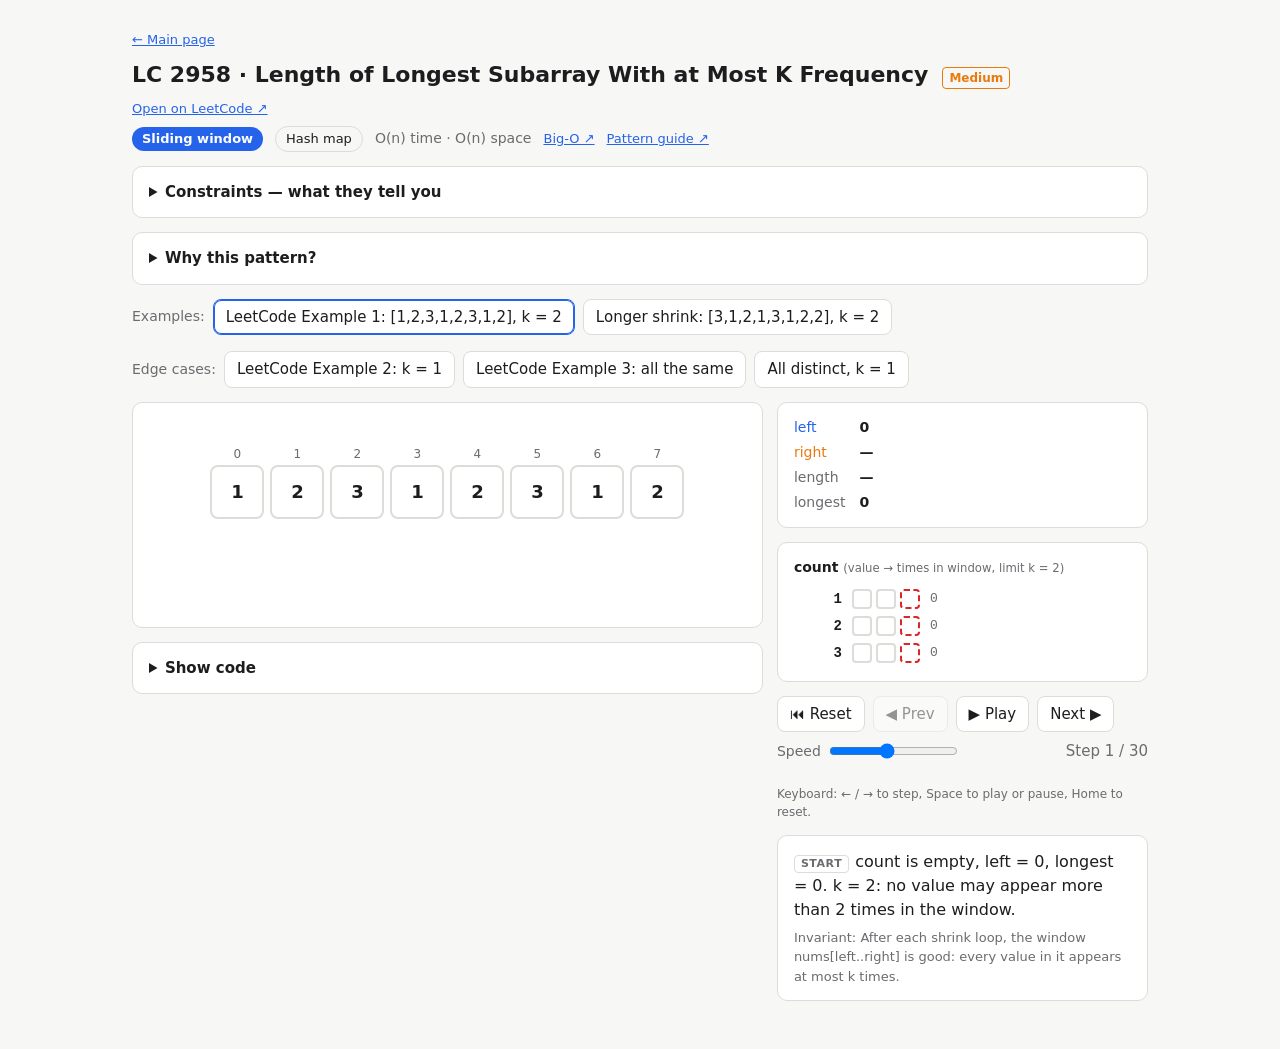
<file: docs/lc-2958-length-of-longest-subarray-with-at-most-k-frequency.html>
<!doctype html>
<html lang="en">
<head>
<meta charset="utf-8">
<meta name="viewport" content="width=device-width, initial-scale=1">
<title>LC 2958 · Length of Longest Subarray With at Most K Frequency</title>
<meta name="description" content="Step-by-step visualisation: Sliding window + hash map">
<link rel="stylesheet" href="core/tokens.css">
<link rel="stylesheet" href="core/viz.css">
</head>
<body>
<!-- Generated by build.py from problems/lc-2958-length-of-longest-subarray-with-at-most-k-frequency/. Do not edit: change the sources and rebuild. -->
<div class="wrap" id="app"></div>
<script src="core/viz.js"></script>
<script src="canvas/lc-2958-length-of-longest-subarray-with-at-most-k-frequency--sliding-window-hash-map.js"></script>
<script>window.PAGE = {"schemaVersion":1,"problem":{"source":{"site":"LeetCode","id":"2958","url":"https://leetcode.com/problems/length-of-longest-subarray-with-at-most-k-frequency/"},"title":"Length of Longest Subarray With at Most K Frequency","difficulty":"Medium","nMax":100000,"constraints":[{"text":"1 ≤ nums.length ≤ 10⁵","meaning":"Up to 100,000 elements, never empty.","impact":"O(n²) is about 10¹⁰ steps: far too slow. You need O(n) or O(n log n)."},{"text":"1 ≤ nums[i] ≤ 10⁹","meaning":"Values are positive but can be very large.","impact":"A counting array of size 10⁹ is impossible, so the counts go in a hash map. This is also why there is no C version."},{"text":"1 ≤ k ≤ nums.length","meaning":"k is at least 1, so any single element is a good subarray on its own.","impact":"The answer is always at least 1. No special case for 'no good subarray'."},{"text":"A subarray is contiguous (statement)","meaning":"The elements must sit next to each other.","impact":"Contiguous + longest + a rule that every window must follow → sliding window."}],"bruteForce":{"summary":"try every start i, extend j to the right with a fresh count map until some value goes over k. O(n²) time, which is too slow for n = 10⁵.","opsUnit":"element visits","code":[{"src":"def brute(nums, k):","comment":""},{"src":"    best = 0","comment":""},{"src":"    for i in range(len(nums)):","comment":"# every possible start"},{"src":"        count = {}","comment":"# fresh counts for each start"},{"src":"        for j in range(i, len(nums)):","comment":"# extend to the right"},{"src":"            count[nums[j]] = count.get(nums[j], 0) + 1","comment":""},{"src":"            if count[nums[j]] > k:","comment":"# this value is now over the limit"},{"src":"                break","comment":""},{"src":"            best = max(best, j - i + 1)","comment":"# nums[i..j] is good"},{"src":"    return best","comment":""}]}},"approaches":[{"id":"sliding-window-hash-map","name":"Sliding window + hash map","pattern":"Sliding window","ds":["Hash map"],"time":"O(n)","space":"O(n)","card":{"signals":"\"longest subarray\" (contiguous, longest) plus a rule that every window must follow (\"each value at most k times\"). If a window breaks the rule, any bigger window that contains it breaks it too, so you can grow on the right and shrink on the left.","pattern":"a variable-size window. Each index enters the window once (right) and leaves at most once (left), so the whole scan is O(n). The count map holds at most n keys: O(n) space.","coreIdea":"add nums[right]; only nums[right] can have gone over k, so move left to the right until count[nums[right]] ≤ k, then record the window length."},"invariant":"After each shrink loop, the window nums[left..right] is good: every value in it appears at most k times.","phases":{"init":"start","expand":"expand","shrink":"shrink","update":"best ↑","compare":"compare","return":"done","next":"next round","check":"while"},"legend":[{"swatch":"ptr-back","text":"left: left edge of the window"},{"swatch":"ptr-front","text":"right: right edge (new element)"},{"swatch":"band-window","text":"current window [left, right]"},{"swatch":"current","text":"element just added"},{"swatch":"conflict","text":"added element that breaks the rule"},{"swatch":"dup","text":"other copies of the over-limit value"},{"swatch":"removed","text":"element being dropped"},{"swatch":"out","text":"left the window for good"},{"swatch":"bar","text":"best window so far (cells turn green at the end)"},{"swatch":"slot","text":"count slot used (dashed red = over k)"}],"whenToUse":"Always for this problem: values are too large for a counting array.","accepted":["python","cpp"],"noC":"values go up to 10⁹, so the counts need a hash map, and C has no hash map in its standard library.","canvas":"lc-2958-length-of-longest-subarray-with-at-most-k-frequency/sliding-window-hash-map","code":{"python":{"lines":[{"src":"class Solution:","comment":""},{"src":"    def maxSubarrayLength(self, nums: List[int], k: int) -> int:","comment":""},{"src":"        count = defaultdict(int)","comment":"# value -> times it is in the window"},{"src":"        left = 0","comment":"# left edge of the window"},{"src":"        longest = 0","comment":"# length of the longest good window so far"},{"src":"        for right in range(len(nums)):","comment":"# right edge, moves every step"},{"src":"            count[nums[right]] += 1","comment":"# add nums[right] to the window"},{"src":"            while count[nums[right]] > k:","comment":"# only nums[right] can be over the limit"},{"src":"                count[nums[left]] -= 1","comment":"# drop nums[left] from the window"},{"src":"                left += 1","comment":""},{"src":"            length = right - left + 1","comment":"# length of the good window [left, right]"},{"src":"            longest = max(longest, length)","comment":"# keep the longest"},{"src":"        return longest","comment":""}],"anchors":{"init":3,"loop":6,"expand":7,"while":8,"shrink":9,"update":12,"return":13}},"cpp":{"lines":[{"src":"class Solution {","comment":""},{"src":"public:","comment":""},{"src":"    int maxSubarrayLength(vector<int>& nums, int k) {","comment":""},{"src":"        unordered_map<int, int> count;","comment":"// value -> times it is in the window"},{"src":"        int left = 0;","comment":"// left edge of the window"},{"src":"        int longest = 0;","comment":"// length of the longest good window so far"},{"src":"        for (int right = 0; right < (int)nums.size(); right++) {","comment":"// right edge, moves every step"},{"src":"            count[nums[right]]++;","comment":"// add nums[right] to the window"},{"src":"            while (count[nums[right]] > k) {","comment":"// only nums[right] can be over the limit"},{"src":"                count[nums[left]]--;","comment":"// drop nums[left] from the window"},{"src":"                left++;","comment":""},{"src":"            }","comment":""},{"src":"            int length = right - left + 1;","comment":"// length of the good window [left, right]"},{"src":"            longest = max(longest, length);","comment":"// keep the longest"},{"src":"        }","comment":""},{"src":"        return longest;","comment":""},{"src":"    }","comment":""},{"src":"};","comment":""}],"anchors":{"init":4,"loop":7,"expand":8,"while":9,"shrink":10,"update":14,"return":16}}},"examples":[{"id":"lc1","label":"LeetCode Example 1: [1,2,3,1,2,3,1,2], k = 2","kind":"main","args":{"nums":[1,2,3,1,2,3,1,2],"k":2},"inputText":"nums = [1, 2, 3, 1, 2, 3, 1, 2], k = 2","output":6,"ops":{"brute":35,"approach":10},"steps":[{"anchor":"init","phase":"init","caption":"count is empty, left = 0, longest = 0. k = 2: no value may appear more than 2 times in the window.","state":{"arr":[1,2,3,1,2,3,1,2],"k":2,"left":0,"right":null,"window":null,"rows":[{"key":1,"count":0},{"key":2,"count":0},{"key":3,"count":0}],"over":null,"length":null,"longest":0,"bestWindow":null},"roles":{},"vars":[{"label":"left","value":0,"role":"back"},{"label":"right","value":"—","role":"front"},{"label":"length","value":"—"},{"label":"longest","value":0,"flash":false}]},{"anchor":"loop","phase":"next","caption":"The for loop starts: right = 0.","state":{"arr":[1,2,3,1,2,3,1,2],"k":2,"left":0,"right":0,"window":null,"rows":[{"key":1,"count":0},{"key":2,"count":0},{"key":3,"count":0}],"over":null,"length":null,"longest":0,"bestWindow":null},"roles":{},"vars":[{"label":"left","value":0,"role":"back"},{"label":"right","value":0,"role":"front"},{"label":"length","value":"—"},{"label":"longest","value":0,"flash":false}]},{"anchor":"expand","phase":"expand","caption":"right = 0: add 1. count[1] = 1 ≤ k = 2, so the window [0, 0] is still good.","state":{"arr":[1,2,3,1,2,3,1,2],"k":2,"left":0,"right":0,"window":[0,0],"rows":[{"key":1,"count":1},{"key":2,"count":0},{"key":3,"count":0}],"over":null,"length":null,"longest":0,"bestWindow":null},"roles":{"0":"current"},"vars":[{"label":"left","value":0,"role":"back"},{"label":"right","value":0,"role":"front"},{"label":"length","value":"—"},{"label":"longest","value":0,"flash":false}]},{"anchor":"update","phase":"update","caption":"Window [0, 0] has length 1 > old longest, so longest = 1.","state":{"arr":[1,2,3,1,2,3,1,2],"k":2,"left":0,"right":0,"window":[0,0],"rows":[{"key":1,"count":1},{"key":2,"count":0},{"key":3,"count":0}],"over":null,"length":1,"longest":1,"bestWindow":[0,0]},"roles":{},"vars":[{"label":"left","value":0,"role":"back"},{"label":"right","value":0,"role":"front"},{"label":"length","value":1},{"label":"longest","value":1,"flash":true}]},{"anchor":"loop","phase":"next","caption":"Next round of the for loop: right moves to index 1.","state":{"arr":[1,2,3,1,2,3,1,2],"k":2,"left":0,"right":1,"window":[0,0],"rows":[{"key":1,"count":1},{"key":2,"count":0},{"key":3,"count":0}],"over":null,"length":null,"longest":1,"bestWindow":[0,0]},"roles":{},"vars":[{"label":"left","value":0,"role":"back"},{"label":"right","value":1,"role":"front"},{"label":"length","value":"—"},{"label":"longest","value":1,"flash":false}]},{"anchor":"expand","phase":"expand","caption":"right = 1: add 2. count[2] = 1 ≤ k = 2, so the window [0, 1] is still good.","state":{"arr":[1,2,3,1,2,3,1,2],"k":2,"left":0,"right":1,"window":[0,1],"rows":[{"key":1,"count":1},{"key":2,"count":1},{"key":3,"count":0}],"over":null,"length":null,"longest":1,"bestWindow":[0,0]},"roles":{"1":"current"},"vars":[{"label":"left","value":0,"role":"back"},{"label":"right","value":1,"role":"front"},{"label":"length","value":"—"},{"label":"longest","value":1,"flash":false}]},{"anchor":"update","phase":"update","caption":"Window [0, 1] has length 2 > old longest, so longest = 2.","state":{"arr":[1,2,3,1,2,3,1,2],"k":2,"left":0,"right":1,"window":[0,1],"rows":[{"key":1,"count":1},{"key":2,"count":1},{"key":3,"count":0}],"over":null,"length":2,"longest":2,"bestWindow":[0,1]},"roles":{},"vars":[{"label":"left","value":0,"role":"back"},{"label":"right","value":1,"role":"front"},{"label":"length","value":2},{"label":"longest","value":2,"flash":true}]},{"anchor":"loop","phase":"next","caption":"Next round of the for loop: right moves to index 2.","state":{"arr":[1,2,3,1,2,3,1,2],"k":2,"left":0,"right":2,"window":[0,1],"rows":[{"key":1,"count":1},{"key":2,"count":1},{"key":3,"count":0}],"over":null,"length":null,"longest":2,"bestWindow":[0,1]},"roles":{},"vars":[{"label":"left","value":0,"role":"back"},{"label":"right","value":2,"role":"front"},{"label":"length","value":"—"},{"label":"longest","value":2,"flash":false}]},{"anchor":"expand","phase":"expand","caption":"right = 2: add 3. count[3] = 1 ≤ k = 2, so the window [0, 2] is still good.","state":{"arr":[1,2,3,1,2,3,1,2],"k":2,"left":0,"right":2,"window":[0,2],"rows":[{"key":1,"count":1},{"key":2,"count":1},{"key":3,"count":1}],"over":null,"length":null,"longest":2,"bestWindow":[0,1]},"roles":{"2":"current"},"vars":[{"label":"left","value":0,"role":"back"},{"label":"right","value":2,"role":"front"},{"label":"length","value":"—"},{"label":"longest","value":2,"flash":false}]},{"anchor":"update","phase":"update","caption":"Window [0, 2] has length 3 > old longest, so longest = 3.","state":{"arr":[1,2,3,1,2,3,1,2],"k":2,"left":0,"right":2,"window":[0,2],"rows":[{"key":1,"count":1},{"key":2,"count":1},{"key":3,"count":1}],"over":null,"length":3,"longest":3,"bestWindow":[0,2]},"roles":{},"vars":[{"label":"left","value":0,"role":"back"},{"label":"right","value":2,"role":"front"},{"label":"length","value":3},{"label":"longest","value":3,"flash":true}]},{"anchor":"loop","phase":"next","caption":"Next round of the for loop: right moves to index 3.","state":{"arr":[1,2,3,1,2,3,1,2],"k":2,"left":0,"right":3,"window":[0,2],"rows":[{"key":1,"count":1},{"key":2,"count":1},{"key":3,"count":1}],"over":null,"length":null,"longest":3,"bestWindow":[0,2]},"roles":{},"vars":[{"label":"left","value":0,"role":"back"},{"label":"right","value":3,"role":"front"},{"label":"length","value":"—"},{"label":"longest","value":3,"flash":false}]},{"anchor":"expand","phase":"expand","caption":"right = 3: add 1. count[1] = 2 ≤ k = 2, so the window [0, 3] is still good.","state":{"arr":[1,2,3,1,2,3,1,2],"k":2,"left":0,"right":3,"window":[0,3],"rows":[{"key":1,"count":2},{"key":2,"count":1},{"key":3,"count":1}],"over":null,"length":null,"longest":3,"bestWindow":[0,2]},"roles":{"3":"current"},"vars":[{"label":"left","value":0,"role":"back"},{"label":"right","value":3,"role":"front"},{"label":"length","value":"—"},{"label":"longest","value":3,"flash":false}]},{"anchor":"update","phase":"update","caption":"Window [0, 3] has length 4 > old longest, so longest = 4.","state":{"arr":[1,2,3,1,2,3,1,2],"k":2,"left":0,"right":3,"window":[0,3],"rows":[{"key":1,"count":2},{"key":2,"count":1},{"key":3,"count":1}],"over":null,"length":4,"longest":4,"bestWindow":[0,3]},"roles":{},"vars":[{"label":"left","value":0,"role":"back"},{"label":"right","value":3,"role":"front"},{"label":"length","value":4},{"label":"longest","value":4,"flash":true}]},{"anchor":"loop","phase":"next","caption":"Next round of the for loop: right moves to index 4.","state":{"arr":[1,2,3,1,2,3,1,2],"k":2,"left":0,"right":4,"window":[0,3],"rows":[{"key":1,"count":2},{"key":2,"count":1},{"key":3,"count":1}],"over":null,"length":null,"longest":4,"bestWindow":[0,3]},"roles":{},"vars":[{"label":"left","value":0,"role":"back"},{"label":"right","value":4,"role":"front"},{"label":"length","value":"—"},{"label":"longest","value":4,"flash":false}]},{"anchor":"expand","phase":"expand","caption":"right = 4: add 2. count[2] = 2 ≤ k = 2, so the window [0, 4] is still good.","state":{"arr":[1,2,3,1,2,3,1,2],"k":2,"left":0,"right":4,"window":[0,4],"rows":[{"key":1,"count":2},{"key":2,"count":2},{"key":3,"count":1}],"over":null,"length":null,"longest":4,"bestWindow":[0,3]},"roles":{"4":"current"},"vars":[{"label":"left","value":0,"role":"back"},{"label":"right","value":4,"role":"front"},{"label":"length","value":"—"},{"label":"longest","value":4,"flash":false}]},{"anchor":"update","phase":"update","caption":"Window [0, 4] has length 5 > old longest, so longest = 5.","state":{"arr":[1,2,3,1,2,3,1,2],"k":2,"left":0,"right":4,"window":[0,4],"rows":[{"key":1,"count":2},{"key":2,"count":2},{"key":3,"count":1}],"over":null,"length":5,"longest":5,"bestWindow":[0,4]},"roles":{},"vars":[{"label":"left","value":0,"role":"back"},{"label":"right","value":4,"role":"front"},{"label":"length","value":5},{"label":"longest","value":5,"flash":true}]},{"anchor":"loop","phase":"next","caption":"Next round of the for loop: right moves to index 5.","state":{"arr":[1,2,3,1,2,3,1,2],"k":2,"left":0,"right":5,"window":[0,4],"rows":[{"key":1,"count":2},{"key":2,"count":2},{"key":3,"count":1}],"over":null,"length":null,"longest":5,"bestWindow":[0,4]},"roles":{},"vars":[{"label":"left","value":0,"role":"back"},{"label":"right","value":5,"role":"front"},{"label":"length","value":"—"},{"label":"longest","value":5,"flash":false}]},{"anchor":"expand","phase":"expand","caption":"right = 5: add 3. count[3] = 2 ≤ k = 2, so the window [0, 5] is still good.","state":{"arr":[1,2,3,1,2,3,1,2],"k":2,"left":0,"right":5,"window":[0,5],"rows":[{"key":1,"count":2},{"key":2,"count":2},{"key":3,"count":2}],"over":null,"length":null,"longest":5,"bestWindow":[0,4]},"roles":{"5":"current"},"vars":[{"label":"left","value":0,"role":"back"},{"label":"right","value":5,"role":"front"},{"label":"length","value":"—"},{"label":"longest","value":5,"flash":false}]},{"anchor":"update","phase":"update","caption":"Window [0, 5] has length 6 > old longest, so longest = 6.","state":{"arr":[1,2,3,1,2,3,1,2],"k":2,"left":0,"right":5,"window":[0,5],"rows":[{"key":1,"count":2},{"key":2,"count":2},{"key":3,"count":2}],"over":null,"length":6,"longest":6,"bestWindow":[0,5]},"roles":{},"vars":[{"label":"left","value":0,"role":"back"},{"label":"right","value":5,"role":"front"},{"label":"length","value":6},{"label":"longest","value":6,"flash":true}]},{"anchor":"loop","phase":"next","caption":"Next round of the for loop: right moves to index 6.","state":{"arr":[1,2,3,1,2,3,1,2],"k":2,"left":0,"right":6,"window":[0,5],"rows":[{"key":1,"count":2},{"key":2,"count":2},{"key":3,"count":2}],"over":null,"length":null,"longest":6,"bestWindow":[0,5]},"roles":{},"vars":[{"label":"left","value":0,"role":"back"},{"label":"right","value":6,"role":"front"},{"label":"length","value":"—"},{"label":"longest","value":6,"flash":false}]},{"anchor":"expand","phase":"expand","caption":"right = 6: add 1. count[1] is now 3 > k = 2, so the window is no longer good.","state":{"arr":[1,2,3,1,2,3,1,2],"k":2,"left":0,"right":6,"window":[0,6],"rows":[{"key":1,"count":3},{"key":2,"count":2},{"key":3,"count":2}],"over":1,"length":null,"longest":6,"bestWindow":[0,5]},"roles":{"6":"conflict"},"vars":[{"label":"left","value":0,"role":"back"},{"label":"right","value":6,"role":"front"},{"label":"length","value":"—"},{"label":"longest","value":6,"flash":false}]},{"anchor":"while","phase":"check","caption":"while count[1] = 3 > k = 2: the loop runs, so the window shrinks from the left.","state":{"arr":[1,2,3,1,2,3,1,2],"k":2,"left":0,"right":6,"window":[0,6],"rows":[{"key":1,"count":3},{"key":2,"count":2},{"key":3,"count":2}],"over":1,"length":null,"longest":6,"bestWindow":[0,5]},"roles":{},"vars":[{"label":"left","value":0,"role":"back"},{"label":"right","value":6,"role":"front"},{"label":"length","value":"—"},{"label":"longest","value":6,"flash":false}]},{"anchor":"shrink","phase":"shrink","caption":"Drop nums[0] = 1, left moves to 1. count[1] = 2 ≤ k, so the window [1, 6] is good again and the while loop stops.","state":{"arr":[1,2,3,1,2,3,1,2],"k":2,"left":1,"right":6,"window":[1,6],"rows":[{"key":1,"count":2},{"key":2,"count":2},{"key":3,"count":2}],"over":null,"length":null,"longest":6,"bestWindow":[0,5]},"roles":{"0":"removed"},"vars":[{"label":"left","value":1,"role":"back"},{"label":"right","value":6,"role":"front"},{"label":"length","value":"—"},{"label":"longest","value":6,"flash":false}]},{"anchor":"update","phase":"compare","caption":"Window [1, 6] has length 6, not longer than longest = 6. longest stays.","state":{"arr":[1,2,3,1,2,3,1,2],"k":2,"left":1,"right":6,"window":[1,6],"rows":[{"key":1,"count":2},{"key":2,"count":2},{"key":3,"count":2}],"over":null,"length":6,"longest":6,"bestWindow":[0,5]},"roles":{},"vars":[{"label":"left","value":1,"role":"back"},{"label":"right","value":6,"role":"front"},{"label":"length","value":6},{"label":"longest","value":6,"flash":false}]},{"anchor":"loop","phase":"next","caption":"Next round of the for loop: right moves to index 7.","state":{"arr":[1,2,3,1,2,3,1,2],"k":2,"left":1,"right":7,"window":[1,6],"rows":[{"key":1,"count":2},{"key":2,"count":2},{"key":3,"count":2}],"over":null,"length":null,"longest":6,"bestWindow":[0,5]},"roles":{},"vars":[{"label":"left","value":1,"role":"back"},{"label":"right","value":7,"role":"front"},{"label":"length","value":"—"},{"label":"longest","value":6,"flash":false}]},{"anchor":"expand","phase":"expand","caption":"right = 7: add 2. count[2] is now 3 > k = 2, so the window is no longer good.","state":{"arr":[1,2,3,1,2,3,1,2],"k":2,"left":1,"right":7,"window":[1,7],"rows":[{"key":1,"count":2},{"key":2,"count":3},{"key":3,"count":2}],"over":2,"length":null,"longest":6,"bestWindow":[0,5]},"roles":{"7":"conflict"},"vars":[{"label":"left","value":1,"role":"back"},{"label":"right","value":7,"role":"front"},{"label":"length","value":"—"},{"label":"longest","value":6,"flash":false}]},{"anchor":"while","phase":"check","caption":"while count[2] = 3 > k = 2: the loop runs, so the window shrinks from the left.","state":{"arr":[1,2,3,1,2,3,1,2],"k":2,"left":1,"right":7,"window":[1,7],"rows":[{"key":1,"count":2},{"key":2,"count":3},{"key":3,"count":2}],"over":2,"length":null,"longest":6,"bestWindow":[0,5]},"roles":{},"vars":[{"label":"left","value":1,"role":"back"},{"label":"right","value":7,"role":"front"},{"label":"length","value":"—"},{"label":"longest","value":6,"flash":false}]},{"anchor":"shrink","phase":"shrink","caption":"Drop nums[1] = 2, left moves to 2. count[2] = 2 ≤ k, so the window [2, 7] is good again and the while loop stops.","state":{"arr":[1,2,3,1,2,3,1,2],"k":2,"left":2,"right":7,"window":[2,7],"rows":[{"key":1,"count":2},{"key":2,"count":2},{"key":3,"count":2}],"over":null,"length":null,"longest":6,"bestWindow":[0,5]},"roles":{"1":"removed"},"vars":[{"label":"left","value":2,"role":"back"},{"label":"right","value":7,"role":"front"},{"label":"length","value":"—"},{"label":"longest","value":6,"flash":false}]},{"anchor":"update","phase":"compare","caption":"Window [2, 7] has length 6, not longer than longest = 6. longest stays.","state":{"arr":[1,2,3,1,2,3,1,2],"k":2,"left":2,"right":7,"window":[2,7],"rows":[{"key":1,"count":2},{"key":2,"count":2},{"key":3,"count":2}],"over":null,"length":6,"longest":6,"bestWindow":[0,5]},"roles":{},"vars":[{"label":"left","value":2,"role":"back"},{"label":"right","value":7,"role":"front"},{"label":"length","value":6},{"label":"longest","value":6,"flash":false}]},{"anchor":"return","phase":"return","caption":"Return longest = 6, the window [0, 5]. Every good window was checked at its right end, and left only moved right when it had to, so no longer good window was missed.","state":{"arr":[1,2,3,1,2,3,1,2],"k":2,"left":2,"right":null,"window":null,"rows":[{"key":1,"count":2},{"key":2,"count":2},{"key":3,"count":2}],"over":null,"length":null,"longest":6,"bestWindow":[0,5]},"roles":{},"vars":[{"label":"left","value":2,"role":"back"},{"label":"right","value":"—","role":"front"},{"label":"length","value":"—"},{"label":"longest","value":6,"flash":false}]}]},{"id":"longer-shrink","label":"Longer shrink: [3,1,2,1,3,1,2,2], k = 2","kind":"main","args":{"nums":[3,1,2,1,3,1,2,2],"k":2},"inputText":"nums = [3, 1, 2, 1, 3, 1, 2, 2], k = 2","output":5,"ops":{"brute":32,"approach":11},"steps":[{"anchor":"init","phase":"init","caption":"count is empty, left = 0, longest = 0. k = 2: no value may appear more than 2 times in the window.","state":{"arr":[3,1,2,1,3,1,2,2],"k":2,"left":0,"right":null,"window":null,"rows":[{"key":3,"count":0},{"key":1,"count":0},{"key":2,"count":0}],"over":null,"length":null,"longest":0,"bestWindow":null},"roles":{},"vars":[{"label":"left","value":0,"role":"back"},{"label":"right","value":"—","role":"front"},{"label":"length","value":"—"},{"label":"longest","value":0,"flash":false}]},{"anchor":"loop","phase":"next","caption":"The for loop starts: right = 0.","state":{"arr":[3,1,2,1,3,1,2,2],"k":2,"left":0,"right":0,"window":null,"rows":[{"key":3,"count":0},{"key":1,"count":0},{"key":2,"count":0}],"over":null,"length":null,"longest":0,"bestWindow":null},"roles":{},"vars":[{"label":"left","value":0,"role":"back"},{"label":"right","value":0,"role":"front"},{"label":"length","value":"—"},{"label":"longest","value":0,"flash":false}]},{"anchor":"expand","phase":"expand","caption":"right = 0: add 3. count[3] = 1 ≤ k = 2, so the window [0, 0] is still good.","state":{"arr":[3,1,2,1,3,1,2,2],"k":2,"left":0,"right":0,"window":[0,0],"rows":[{"key":3,"count":1},{"key":1,"count":0},{"key":2,"count":0}],"over":null,"length":null,"longest":0,"bestWindow":null},"roles":{"0":"current"},"vars":[{"label":"left","value":0,"role":"back"},{"label":"right","value":0,"role":"front"},{"label":"length","value":"—"},{"label":"longest","value":0,"flash":false}]},{"anchor":"update","phase":"update","caption":"Window [0, 0] has length 1 > old longest, so longest = 1.","state":{"arr":[3,1,2,1,3,1,2,2],"k":2,"left":0,"right":0,"window":[0,0],"rows":[{"key":3,"count":1},{"key":1,"count":0},{"key":2,"count":0}],"over":null,"length":1,"longest":1,"bestWindow":[0,0]},"roles":{},"vars":[{"label":"left","value":0,"role":"back"},{"label":"right","value":0,"role":"front"},{"label":"length","value":1},{"label":"longest","value":1,"flash":true}]},{"anchor":"loop","phase":"next","caption":"Next round of the for loop: right moves to index 1.","state":{"arr":[3,1,2,1,3,1,2,2],"k":2,"left":0,"right":1,"window":[0,0],"rows":[{"key":3,"count":1},{"key":1,"count":0},{"key":2,"count":0}],"over":null,"length":null,"longest":1,"bestWindow":[0,0]},"roles":{},"vars":[{"label":"left","value":0,"role":"back"},{"label":"right","value":1,"role":"front"},{"label":"length","value":"—"},{"label":"longest","value":1,"flash":false}]},{"anchor":"expand","phase":"expand","caption":"right = 1: add 1. count[1] = 1 ≤ k = 2, so the window [0, 1] is still good.","state":{"arr":[3,1,2,1,3,1,2,2],"k":2,"left":0,"right":1,"window":[0,1],"rows":[{"key":3,"count":1},{"key":1,"count":1},{"key":2,"count":0}],"over":null,"length":null,"longest":1,"bestWindow":[0,0]},"roles":{"1":"current"},"vars":[{"label":"left","value":0,"role":"back"},{"label":"right","value":1,"role":"front"},{"label":"length","value":"—"},{"label":"longest","value":1,"flash":false}]},{"anchor":"update","phase":"update","caption":"Window [0, 1] has length 2 > old longest, so longest = 2.","state":{"arr":[3,1,2,1,3,1,2,2],"k":2,"left":0,"right":1,"window":[0,1],"rows":[{"key":3,"count":1},{"key":1,"count":1},{"key":2,"count":0}],"over":null,"length":2,"longest":2,"bestWindow":[0,1]},"roles":{},"vars":[{"label":"left","value":0,"role":"back"},{"label":"right","value":1,"role":"front"},{"label":"length","value":2},{"label":"longest","value":2,"flash":true}]},{"anchor":"loop","phase":"next","caption":"Next round of the for loop: right moves to index 2.","state":{"arr":[3,1,2,1,3,1,2,2],"k":2,"left":0,"right":2,"window":[0,1],"rows":[{"key":3,"count":1},{"key":1,"count":1},{"key":2,"count":0}],"over":null,"length":null,"longest":2,"bestWindow":[0,1]},"roles":{},"vars":[{"label":"left","value":0,"role":"back"},{"label":"right","value":2,"role":"front"},{"label":"length","value":"—"},{"label":"longest","value":2,"flash":false}]},{"anchor":"expand","phase":"expand","caption":"right = 2: add 2. count[2] = 1 ≤ k = 2, so the window [0, 2] is still good.","state":{"arr":[3,1,2,1,3,1,2,2],"k":2,"left":0,"right":2,"window":[0,2],"rows":[{"key":3,"count":1},{"key":1,"count":1},{"key":2,"count":1}],"over":null,"length":null,"longest":2,"bestWindow":[0,1]},"roles":{"2":"current"},"vars":[{"label":"left","value":0,"role":"back"},{"label":"right","value":2,"role":"front"},{"label":"length","value":"—"},{"label":"longest","value":2,"flash":false}]},{"anchor":"update","phase":"update","caption":"Window [0, 2] has length 3 > old longest, so longest = 3.","state":{"arr":[3,1,2,1,3,1,2,2],"k":2,"left":0,"right":2,"window":[0,2],"rows":[{"key":3,"count":1},{"key":1,"count":1},{"key":2,"count":1}],"over":null,"length":3,"longest":3,"bestWindow":[0,2]},"roles":{},"vars":[{"label":"left","value":0,"role":"back"},{"label":"right","value":2,"role":"front"},{"label":"length","value":3},{"label":"longest","value":3,"flash":true}]},{"anchor":"loop","phase":"next","caption":"Next round of the for loop: right moves to index 3.","state":{"arr":[3,1,2,1,3,1,2,2],"k":2,"left":0,"right":3,"window":[0,2],"rows":[{"key":3,"count":1},{"key":1,"count":1},{"key":2,"count":1}],"over":null,"length":null,"longest":3,"bestWindow":[0,2]},"roles":{},"vars":[{"label":"left","value":0,"role":"back"},{"label":"right","value":3,"role":"front"},{"label":"length","value":"—"},{"label":"longest","value":3,"flash":false}]},{"anchor":"expand","phase":"expand","caption":"right = 3: add 1. count[1] = 2 ≤ k = 2, so the window [0, 3] is still good.","state":{"arr":[3,1,2,1,3,1,2,2],"k":2,"left":0,"right":3,"window":[0,3],"rows":[{"key":3,"count":1},{"key":1,"count":2},{"key":2,"count":1}],"over":null,"length":null,"longest":3,"bestWindow":[0,2]},"roles":{"3":"current"},"vars":[{"label":"left","value":0,"role":"back"},{"label":"right","value":3,"role":"front"},{"label":"length","value":"—"},{"label":"longest","value":3,"flash":false}]},{"anchor":"update","phase":"update","caption":"Window [0, 3] has length 4 > old longest, so longest = 4.","state":{"arr":[3,1,2,1,3,1,2,2],"k":2,"left":0,"right":3,"window":[0,3],"rows":[{"key":3,"count":1},{"key":1,"count":2},{"key":2,"count":1}],"over":null,"length":4,"longest":4,"bestWindow":[0,3]},"roles":{},"vars":[{"label":"left","value":0,"role":"back"},{"label":"right","value":3,"role":"front"},{"label":"length","value":4},{"label":"longest","value":4,"flash":true}]},{"anchor":"loop","phase":"next","caption":"Next round of the for loop: right moves to index 4.","state":{"arr":[3,1,2,1,3,1,2,2],"k":2,"left":0,"right":4,"window":[0,3],"rows":[{"key":3,"count":1},{"key":1,"count":2},{"key":2,"count":1}],"over":null,"length":null,"longest":4,"bestWindow":[0,3]},"roles":{},"vars":[{"label":"left","value":0,"role":"back"},{"label":"right","value":4,"role":"front"},{"label":"length","value":"—"},{"label":"longest","value":4,"flash":false}]},{"anchor":"expand","phase":"expand","caption":"right = 4: add 3. count[3] = 2 ≤ k = 2, so the window [0, 4] is still good.","state":{"arr":[3,1,2,1,3,1,2,2],"k":2,"left":0,"right":4,"window":[0,4],"rows":[{"key":3,"count":2},{"key":1,"count":2},{"key":2,"count":1}],"over":null,"length":null,"longest":4,"bestWindow":[0,3]},"roles":{"4":"current"},"vars":[{"label":"left","value":0,"role":"back"},{"label":"right","value":4,"role":"front"},{"label":"length","value":"—"},{"label":"longest","value":4,"flash":false}]},{"anchor":"update","phase":"update","caption":"Window [0, 4] has length 5 > old longest, so longest = 5.","state":{"arr":[3,1,2,1,3,1,2,2],"k":2,"left":0,"right":4,"window":[0,4],"rows":[{"key":3,"count":2},{"key":1,"count":2},{"key":2,"count":1}],"over":null,"length":5,"longest":5,"bestWindow":[0,4]},"roles":{},"vars":[{"label":"left","value":0,"role":"back"},{"label":"right","value":4,"role":"front"},{"label":"length","value":5},{"label":"longest","value":5,"flash":true}]},{"anchor":"loop","phase":"next","caption":"Next round of the for loop: right moves to index 5.","state":{"arr":[3,1,2,1,3,1,2,2],"k":2,"left":0,"right":5,"window":[0,4],"rows":[{"key":3,"count":2},{"key":1,"count":2},{"key":2,"count":1}],"over":null,"length":null,"longest":5,"bestWindow":[0,4]},"roles":{},"vars":[{"label":"left","value":0,"role":"back"},{"label":"right","value":5,"role":"front"},{"label":"length","value":"—"},{"label":"longest","value":5,"flash":false}]},{"anchor":"expand","phase":"expand","caption":"right = 5: add 1. count[1] is now 3 > k = 2, so the window is no longer good.","state":{"arr":[3,1,2,1,3,1,2,2],"k":2,"left":0,"right":5,"window":[0,5],"rows":[{"key":3,"count":2},{"key":1,"count":3},{"key":2,"count":1}],"over":1,"length":null,"longest":5,"bestWindow":[0,4]},"roles":{"5":"conflict"},"vars":[{"label":"left","value":0,"role":"back"},{"label":"right","value":5,"role":"front"},{"label":"length","value":"—"},{"label":"longest","value":5,"flash":false}]},{"anchor":"while","phase":"check","caption":"while count[1] = 3 > k = 2: the loop runs, so the window shrinks from the left.","state":{"arr":[3,1,2,1,3,1,2,2],"k":2,"left":0,"right":5,"window":[0,5],"rows":[{"key":3,"count":2},{"key":1,"count":3},{"key":2,"count":1}],"over":1,"length":null,"longest":5,"bestWindow":[0,4]},"roles":{},"vars":[{"label":"left","value":0,"role":"back"},{"label":"right","value":5,"role":"front"},{"label":"length","value":"—"},{"label":"longest","value":5,"flash":false}]},{"anchor":"shrink","phase":"shrink","caption":"Drop nums[0] = 3, left moves to 1. It is not a 1, so count[1] is still 3 > k.","state":{"arr":[3,1,2,1,3,1,2,2],"k":2,"left":1,"right":5,"window":[1,5],"rows":[{"key":3,"count":1},{"key":1,"count":3},{"key":2,"count":1}],"over":1,"length":null,"longest":5,"bestWindow":[0,4]},"roles":{"0":"removed"},"vars":[{"label":"left","value":1,"role":"back"},{"label":"right","value":5,"role":"front"},{"label":"length","value":"—"},{"label":"longest","value":5,"flash":false}]},{"anchor":"while","phase":"check","caption":"while count[1] = 3 > k = 2: the loop runs, so the window shrinks from the left.","state":{"arr":[3,1,2,1,3,1,2,2],"k":2,"left":1,"right":5,"window":[1,5],"rows":[{"key":3,"count":1},{"key":1,"count":3},{"key":2,"count":1}],"over":1,"length":null,"longest":5,"bestWindow":[0,4]},"roles":{},"vars":[{"label":"left","value":1,"role":"back"},{"label":"right","value":5,"role":"front"},{"label":"length","value":"—"},{"label":"longest","value":5,"flash":false}]},{"anchor":"shrink","phase":"shrink","caption":"Drop nums[1] = 1, left moves to 2. count[1] = 2 ≤ k, so the window [2, 5] is good again and the while loop stops.","state":{"arr":[3,1,2,1,3,1,2,2],"k":2,"left":2,"right":5,"window":[2,5],"rows":[{"key":3,"count":1},{"key":1,"count":2},{"key":2,"count":1}],"over":null,"length":null,"longest":5,"bestWindow":[0,4]},"roles":{"1":"removed"},"vars":[{"label":"left","value":2,"role":"back"},{"label":"right","value":5,"role":"front"},{"label":"length","value":"—"},{"label":"longest","value":5,"flash":false}]},{"anchor":"update","phase":"compare","caption":"Window [2, 5] has length 4, not longer than longest = 5. longest stays.","state":{"arr":[3,1,2,1,3,1,2,2],"k":2,"left":2,"right":5,"window":[2,5],"rows":[{"key":3,"count":1},{"key":1,"count":2},{"key":2,"count":1}],"over":null,"length":4,"longest":5,"bestWindow":[0,4]},"roles":{},"vars":[{"label":"left","value":2,"role":"back"},{"label":"right","value":5,"role":"front"},{"label":"length","value":4},{"label":"longest","value":5,"flash":false}]},{"anchor":"loop","phase":"next","caption":"Next round of the for loop: right moves to index 6.","state":{"arr":[3,1,2,1,3,1,2,2],"k":2,"left":2,"right":6,"window":[2,5],"rows":[{"key":3,"count":1},{"key":1,"count":2},{"key":2,"count":1}],"over":null,"length":null,"longest":5,"bestWindow":[0,4]},"roles":{},"vars":[{"label":"left","value":2,"role":"back"},{"label":"right","value":6,"role":"front"},{"label":"length","value":"—"},{"label":"longest","value":5,"flash":false}]},{"anchor":"expand","phase":"expand","caption":"right = 6: add 2. count[2] = 2 ≤ k = 2, so the window [2, 6] is still good.","state":{"arr":[3,1,2,1,3,1,2,2],"k":2,"left":2,"right":6,"window":[2,6],"rows":[{"key":3,"count":1},{"key":1,"count":2},{"key":2,"count":2}],"over":null,"length":null,"longest":5,"bestWindow":[0,4]},"roles":{"6":"current"},"vars":[{"label":"left","value":2,"role":"back"},{"label":"right","value":6,"role":"front"},{"label":"length","value":"—"},{"label":"longest","value":5,"flash":false}]},{"anchor":"update","phase":"compare","caption":"Window [2, 6] has length 5, not longer than longest = 5. longest stays.","state":{"arr":[3,1,2,1,3,1,2,2],"k":2,"left":2,"right":6,"window":[2,6],"rows":[{"key":3,"count":1},{"key":1,"count":2},{"key":2,"count":2}],"over":null,"length":5,"longest":5,"bestWindow":[0,4]},"roles":{},"vars":[{"label":"left","value":2,"role":"back"},{"label":"right","value":6,"role":"front"},{"label":"length","value":5},{"label":"longest","value":5,"flash":false}]},{"anchor":"loop","phase":"next","caption":"Next round of the for loop: right moves to index 7.","state":{"arr":[3,1,2,1,3,1,2,2],"k":2,"left":2,"right":7,"window":[2,6],"rows":[{"key":3,"count":1},{"key":1,"count":2},{"key":2,"count":2}],"over":null,"length":null,"longest":5,"bestWindow":[0,4]},"roles":{},"vars":[{"label":"left","value":2,"role":"back"},{"label":"right","value":7,"role":"front"},{"label":"length","value":"—"},{"label":"longest","value":5,"flash":false}]},{"anchor":"expand","phase":"expand","caption":"right = 7: add 2. count[2] is now 3 > k = 2, so the window is no longer good.","state":{"arr":[3,1,2,1,3,1,2,2],"k":2,"left":2,"right":7,"window":[2,7],"rows":[{"key":3,"count":1},{"key":1,"count":2},{"key":2,"count":3}],"over":2,"length":null,"longest":5,"bestWindow":[0,4]},"roles":{"7":"conflict"},"vars":[{"label":"left","value":2,"role":"back"},{"label":"right","value":7,"role":"front"},{"label":"length","value":"—"},{"label":"longest","value":5,"flash":false}]},{"anchor":"while","phase":"check","caption":"while count[2] = 3 > k = 2: the loop runs, so the window shrinks from the left.","state":{"arr":[3,1,2,1,3,1,2,2],"k":2,"left":2,"right":7,"window":[2,7],"rows":[{"key":3,"count":1},{"key":1,"count":2},{"key":2,"count":3}],"over":2,"length":null,"longest":5,"bestWindow":[0,4]},"roles":{},"vars":[{"label":"left","value":2,"role":"back"},{"label":"right","value":7,"role":"front"},{"label":"length","value":"—"},{"label":"longest","value":5,"flash":false}]},{"anchor":"shrink","phase":"shrink","caption":"Drop nums[2] = 2, left moves to 3. count[2] = 2 ≤ k, so the window [3, 7] is good again and the while loop stops.","state":{"arr":[3,1,2,1,3,1,2,2],"k":2,"left":3,"right":7,"window":[3,7],"rows":[{"key":3,"count":1},{"key":1,"count":2},{"key":2,"count":2}],"over":null,"length":null,"longest":5,"bestWindow":[0,4]},"roles":{"2":"removed"},"vars":[{"label":"left","value":3,"role":"back"},{"label":"right","value":7,"role":"front"},{"label":"length","value":"—"},{"label":"longest","value":5,"flash":false}]},{"anchor":"update","phase":"compare","caption":"Window [3, 7] has length 5, not longer than longest = 5. longest stays.","state":{"arr":[3,1,2,1,3,1,2,2],"k":2,"left":3,"right":7,"window":[3,7],"rows":[{"key":3,"count":1},{"key":1,"count":2},{"key":2,"count":2}],"over":null,"length":5,"longest":5,"bestWindow":[0,4]},"roles":{},"vars":[{"label":"left","value":3,"role":"back"},{"label":"right","value":7,"role":"front"},{"label":"length","value":5},{"label":"longest","value":5,"flash":false}]},{"anchor":"return","phase":"return","caption":"Return longest = 5, the window [0, 4]. Every good window was checked at its right end, and left only moved right when it had to, so no longer good window was missed.","state":{"arr":[3,1,2,1,3,1,2,2],"k":2,"left":3,"right":null,"window":null,"rows":[{"key":3,"count":1},{"key":1,"count":2},{"key":2,"count":2}],"over":null,"length":null,"longest":5,"bestWindow":[0,4]},"roles":{},"vars":[{"label":"left","value":3,"role":"back"},{"label":"right","value":"—","role":"front"},{"label":"length","value":"—"},{"label":"longest","value":5,"flash":false}]}]},{"id":"lc2","label":"LeetCode Example 2: k = 1","kind":"edge","args":{"nums":[1,2,1,2,1,2,1,2],"k":1},"inputText":"nums = [1, 2, 1, 2, 1, 2, 1, 2], k = 1","output":2,"ops":{"brute":21,"approach":14},"steps":[{"anchor":"init","phase":"init","caption":"count is empty, left = 0, longest = 0. k = 1: no value may appear more than 1 time in the window.","state":{"arr":[1,2,1,2,1,2,1,2],"k":1,"left":0,"right":null,"window":null,"rows":[{"key":1,"count":0},{"key":2,"count":0}],"over":null,"length":null,"longest":0,"bestWindow":null},"roles":{},"vars":[{"label":"left","value":0,"role":"back"},{"label":"right","value":"—","role":"front"},{"label":"length","value":"—"},{"label":"longest","value":0,"flash":false}]},{"anchor":"loop","phase":"next","caption":"The for loop starts: right = 0.","state":{"arr":[1,2,1,2,1,2,1,2],"k":1,"left":0,"right":0,"window":null,"rows":[{"key":1,"count":0},{"key":2,"count":0}],"over":null,"length":null,"longest":0,"bestWindow":null},"roles":{},"vars":[{"label":"left","value":0,"role":"back"},{"label":"right","value":0,"role":"front"},{"label":"length","value":"—"},{"label":"longest","value":0,"flash":false}]},{"anchor":"expand","phase":"expand","caption":"right = 0: add 1. count[1] = 1 ≤ k = 1, so the window [0, 0] is still good.","state":{"arr":[1,2,1,2,1,2,1,2],"k":1,"left":0,"right":0,"window":[0,0],"rows":[{"key":1,"count":1},{"key":2,"count":0}],"over":null,"length":null,"longest":0,"bestWindow":null},"roles":{"0":"current"},"vars":[{"label":"left","value":0,"role":"back"},{"label":"right","value":0,"role":"front"},{"label":"length","value":"—"},{"label":"longest","value":0,"flash":false}]},{"anchor":"update","phase":"update","caption":"Window [0, 0] has length 1 > old longest, so longest = 1.","state":{"arr":[1,2,1,2,1,2,1,2],"k":1,"left":0,"right":0,"window":[0,0],"rows":[{"key":1,"count":1},{"key":2,"count":0}],"over":null,"length":1,"longest":1,"bestWindow":[0,0]},"roles":{},"vars":[{"label":"left","value":0,"role":"back"},{"label":"right","value":0,"role":"front"},{"label":"length","value":1},{"label":"longest","value":1,"flash":true}]},{"anchor":"loop","phase":"next","caption":"Next round of the for loop: right moves to index 1.","state":{"arr":[1,2,1,2,1,2,1,2],"k":1,"left":0,"right":1,"window":[0,0],"rows":[{"key":1,"count":1},{"key":2,"count":0}],"over":null,"length":null,"longest":1,"bestWindow":[0,0]},"roles":{},"vars":[{"label":"left","value":0,"role":"back"},{"label":"right","value":1,"role":"front"},{"label":"length","value":"—"},{"label":"longest","value":1,"flash":false}]},{"anchor":"expand","phase":"expand","caption":"right = 1: add 2. count[2] = 1 ≤ k = 1, so the window [0, 1] is still good.","state":{"arr":[1,2,1,2,1,2,1,2],"k":1,"left":0,"right":1,"window":[0,1],"rows":[{"key":1,"count":1},{"key":2,"count":1}],"over":null,"length":null,"longest":1,"bestWindow":[0,0]},"roles":{"1":"current"},"vars":[{"label":"left","value":0,"role":"back"},{"label":"right","value":1,"role":"front"},{"label":"length","value":"—"},{"label":"longest","value":1,"flash":false}]},{"anchor":"update","phase":"update","caption":"Window [0, 1] has length 2 > old longest, so longest = 2.","state":{"arr":[1,2,1,2,1,2,1,2],"k":1,"left":0,"right":1,"window":[0,1],"rows":[{"key":1,"count":1},{"key":2,"count":1}],"over":null,"length":2,"longest":2,"bestWindow":[0,1]},"roles":{},"vars":[{"label":"left","value":0,"role":"back"},{"label":"right","value":1,"role":"front"},{"label":"length","value":2},{"label":"longest","value":2,"flash":true}]},{"anchor":"loop","phase":"next","caption":"Next round of the for loop: right moves to index 2.","state":{"arr":[1,2,1,2,1,2,1,2],"k":1,"left":0,"right":2,"window":[0,1],"rows":[{"key":1,"count":1},{"key":2,"count":1}],"over":null,"length":null,"longest":2,"bestWindow":[0,1]},"roles":{},"vars":[{"label":"left","value":0,"role":"back"},{"label":"right","value":2,"role":"front"},{"label":"length","value":"—"},{"label":"longest","value":2,"flash":false}]},{"anchor":"expand","phase":"expand","caption":"right = 2: add 1. count[1] is now 2 > k = 1, so the window is no longer good.","state":{"arr":[1,2,1,2,1,2,1,2],"k":1,"left":0,"right":2,"window":[0,2],"rows":[{"key":1,"count":2},{"key":2,"count":1}],"over":1,"length":null,"longest":2,"bestWindow":[0,1]},"roles":{"2":"conflict"},"vars":[{"label":"left","value":0,"role":"back"},{"label":"right","value":2,"role":"front"},{"label":"length","value":"—"},{"label":"longest","value":2,"flash":false}]},{"anchor":"while","phase":"check","caption":"while count[1] = 2 > k = 1: the loop runs, so the window shrinks from the left.","state":{"arr":[1,2,1,2,1,2,1,2],"k":1,"left":0,"right":2,"window":[0,2],"rows":[{"key":1,"count":2},{"key":2,"count":1}],"over":1,"length":null,"longest":2,"bestWindow":[0,1]},"roles":{},"vars":[{"label":"left","value":0,"role":"back"},{"label":"right","value":2,"role":"front"},{"label":"length","value":"—"},{"label":"longest","value":2,"flash":false}]},{"anchor":"shrink","phase":"shrink","caption":"Drop nums[0] = 1, left moves to 1. count[1] = 1 ≤ k, so the window [1, 2] is good again and the while loop stops.","state":{"arr":[1,2,1,2,1,2,1,2],"k":1,"left":1,"right":2,"window":[1,2],"rows":[{"key":1,"count":1},{"key":2,"count":1}],"over":null,"length":null,"longest":2,"bestWindow":[0,1]},"roles":{"0":"removed"},"vars":[{"label":"left","value":1,"role":"back"},{"label":"right","value":2,"role":"front"},{"label":"length","value":"—"},{"label":"longest","value":2,"flash":false}]},{"anchor":"update","phase":"compare","caption":"Window [1, 2] has length 2, not longer than longest = 2. longest stays.","state":{"arr":[1,2,1,2,1,2,1,2],"k":1,"left":1,"right":2,"window":[1,2],"rows":[{"key":1,"count":1},{"key":2,"count":1}],"over":null,"length":2,"longest":2,"bestWindow":[0,1]},"roles":{},"vars":[{"label":"left","value":1,"role":"back"},{"label":"right","value":2,"role":"front"},{"label":"length","value":2},{"label":"longest","value":2,"flash":false}]},{"anchor":"loop","phase":"next","caption":"Next round of the for loop: right moves to index 3.","state":{"arr":[1,2,1,2,1,2,1,2],"k":1,"left":1,"right":3,"window":[1,2],"rows":[{"key":1,"count":1},{"key":2,"count":1}],"over":null,"length":null,"longest":2,"bestWindow":[0,1]},"roles":{},"vars":[{"label":"left","value":1,"role":"back"},{"label":"right","value":3,"role":"front"},{"label":"length","value":"—"},{"label":"longest","value":2,"flash":false}]},{"anchor":"expand","phase":"expand","caption":"right = 3: add 2. count[2] is now 2 > k = 1, so the window is no longer good.","state":{"arr":[1,2,1,2,1,2,1,2],"k":1,"left":1,"right":3,"window":[1,3],"rows":[{"key":1,"count":1},{"key":2,"count":2}],"over":2,"length":null,"longest":2,"bestWindow":[0,1]},"roles":{"3":"conflict"},"vars":[{"label":"left","value":1,"role":"back"},{"label":"right","value":3,"role":"front"},{"label":"length","value":"—"},{"label":"longest","value":2,"flash":false}]},{"anchor":"while","phase":"check","caption":"while count[2] = 2 > k = 1: the loop runs, so the window shrinks from the left.","state":{"arr":[1,2,1,2,1,2,1,2],"k":1,"left":1,"right":3,"window":[1,3],"rows":[{"key":1,"count":1},{"key":2,"count":2}],"over":2,"length":null,"longest":2,"bestWindow":[0,1]},"roles":{},"vars":[{"label":"left","value":1,"role":"back"},{"label":"right","value":3,"role":"front"},{"label":"length","value":"—"},{"label":"longest","value":2,"flash":false}]},{"anchor":"shrink","phase":"shrink","caption":"Drop nums[1] = 2, left moves to 2. count[2] = 1 ≤ k, so the window [2, 3] is good again and the while loop stops.","state":{"arr":[1,2,1,2,1,2,1,2],"k":1,"left":2,"right":3,"window":[2,3],"rows":[{"key":1,"count":1},{"key":2,"count":1}],"over":null,"length":null,"longest":2,"bestWindow":[0,1]},"roles":{"1":"removed"},"vars":[{"label":"left","value":2,"role":"back"},{"label":"right","value":3,"role":"front"},{"label":"length","value":"—"},{"label":"longest","value":2,"flash":false}]},{"anchor":"update","phase":"compare","caption":"Window [2, 3] has length 2, not longer than longest = 2. longest stays.","state":{"arr":[1,2,1,2,1,2,1,2],"k":1,"left":2,"right":3,"window":[2,3],"rows":[{"key":1,"count":1},{"key":2,"count":1}],"over":null,"length":2,"longest":2,"bestWindow":[0,1]},"roles":{},"vars":[{"label":"left","value":2,"role":"back"},{"label":"right","value":3,"role":"front"},{"label":"length","value":2},{"label":"longest","value":2,"flash":false}]},{"anchor":"loop","phase":"next","caption":"Next round of the for loop: right moves to index 4.","state":{"arr":[1,2,1,2,1,2,1,2],"k":1,"left":2,"right":4,"window":[2,3],"rows":[{"key":1,"count":1},{"key":2,"count":1}],"over":null,"length":null,"longest":2,"bestWindow":[0,1]},"roles":{},"vars":[{"label":"left","value":2,"role":"back"},{"label":"right","value":4,"role":"front"},{"label":"length","value":"—"},{"label":"longest","value":2,"flash":false}]},{"anchor":"expand","phase":"expand","caption":"right = 4: add 1. count[1] is now 2 > k = 1, so the window is no longer good.","state":{"arr":[1,2,1,2,1,2,1,2],"k":1,"left":2,"right":4,"window":[2,4],"rows":[{"key":1,"count":2},{"key":2,"count":1}],"over":1,"length":null,"longest":2,"bestWindow":[0,1]},"roles":{"4":"conflict"},"vars":[{"label":"left","value":2,"role":"back"},{"label":"right","value":4,"role":"front"},{"label":"length","value":"—"},{"label":"longest","value":2,"flash":false}]},{"anchor":"while","phase":"check","caption":"while count[1] = 2 > k = 1: the loop runs, so the window shrinks from the left.","state":{"arr":[1,2,1,2,1,2,1,2],"k":1,"left":2,"right":4,"window":[2,4],"rows":[{"key":1,"count":2},{"key":2,"count":1}],"over":1,"length":null,"longest":2,"bestWindow":[0,1]},"roles":{},"vars":[{"label":"left","value":2,"role":"back"},{"label":"right","value":4,"role":"front"},{"label":"length","value":"—"},{"label":"longest","value":2,"flash":false}]},{"anchor":"shrink","phase":"shrink","caption":"Drop nums[2] = 1, left moves to 3. count[1] = 1 ≤ k, so the window [3, 4] is good again and the while loop stops.","state":{"arr":[1,2,1,2,1,2,1,2],"k":1,"left":3,"right":4,"window":[3,4],"rows":[{"key":1,"count":1},{"key":2,"count":1}],"over":null,"length":null,"longest":2,"bestWindow":[0,1]},"roles":{"2":"removed"},"vars":[{"label":"left","value":3,"role":"back"},{"label":"right","value":4,"role":"front"},{"label":"length","value":"—"},{"label":"longest","value":2,"flash":false}]},{"anchor":"update","phase":"compare","caption":"Window [3, 4] has length 2, not longer than longest = 2. longest stays.","state":{"arr":[1,2,1,2,1,2,1,2],"k":1,"left":3,"right":4,"window":[3,4],"rows":[{"key":1,"count":1},{"key":2,"count":1}],"over":null,"length":2,"longest":2,"bestWindow":[0,1]},"roles":{},"vars":[{"label":"left","value":3,"role":"back"},{"label":"right","value":4,"role":"front"},{"label":"length","value":2},{"label":"longest","value":2,"flash":false}]},{"anchor":"loop","phase":"next","caption":"Next round of the for loop: right moves to index 5.","state":{"arr":[1,2,1,2,1,2,1,2],"k":1,"left":3,"right":5,"window":[3,4],"rows":[{"key":1,"count":1},{"key":2,"count":1}],"over":null,"length":null,"longest":2,"bestWindow":[0,1]},"roles":{},"vars":[{"label":"left","value":3,"role":"back"},{"label":"right","value":5,"role":"front"},{"label":"length","value":"—"},{"label":"longest","value":2,"flash":false}]},{"anchor":"expand","phase":"expand","caption":"right = 5: add 2. count[2] is now 2 > k = 1, so the window is no longer good.","state":{"arr":[1,2,1,2,1,2,1,2],"k":1,"left":3,"right":5,"window":[3,5],"rows":[{"key":1,"count":1},{"key":2,"count":2}],"over":2,"length":null,"longest":2,"bestWindow":[0,1]},"roles":{"5":"conflict"},"vars":[{"label":"left","value":3,"role":"back"},{"label":"right","value":5,"role":"front"},{"label":"length","value":"—"},{"label":"longest","value":2,"flash":false}]},{"anchor":"while","phase":"check","caption":"while count[2] = 2 > k = 1: the loop runs, so the window shrinks from the left.","state":{"arr":[1,2,1,2,1,2,1,2],"k":1,"left":3,"right":5,"window":[3,5],"rows":[{"key":1,"count":1},{"key":2,"count":2}],"over":2,"length":null,"longest":2,"bestWindow":[0,1]},"roles":{},"vars":[{"label":"left","value":3,"role":"back"},{"label":"right","value":5,"role":"front"},{"label":"length","value":"—"},{"label":"longest","value":2,"flash":false}]},{"anchor":"shrink","phase":"shrink","caption":"Drop nums[3] = 2, left moves to 4. count[2] = 1 ≤ k, so the window [4, 5] is good again and the while loop stops.","state":{"arr":[1,2,1,2,1,2,1,2],"k":1,"left":4,"right":5,"window":[4,5],"rows":[{"key":1,"count":1},{"key":2,"count":1}],"over":null,"length":null,"longest":2,"bestWindow":[0,1]},"roles":{"3":"removed"},"vars":[{"label":"left","value":4,"role":"back"},{"label":"right","value":5,"role":"front"},{"label":"length","value":"—"},{"label":"longest","value":2,"flash":false}]},{"anchor":"update","phase":"compare","caption":"Window [4, 5] has length 2, not longer than longest = 2. longest stays.","state":{"arr":[1,2,1,2,1,2,1,2],"k":1,"left":4,"right":5,"window":[4,5],"rows":[{"key":1,"count":1},{"key":2,"count":1}],"over":null,"length":2,"longest":2,"bestWindow":[0,1]},"roles":{},"vars":[{"label":"left","value":4,"role":"back"},{"label":"right","value":5,"role":"front"},{"label":"length","value":2},{"label":"longest","value":2,"flash":false}]},{"anchor":"loop","phase":"next","caption":"Next round of the for loop: right moves to index 6.","state":{"arr":[1,2,1,2,1,2,1,2],"k":1,"left":4,"right":6,"window":[4,5],"rows":[{"key":1,"count":1},{"key":2,"count":1}],"over":null,"length":null,"longest":2,"bestWindow":[0,1]},"roles":{},"vars":[{"label":"left","value":4,"role":"back"},{"label":"right","value":6,"role":"front"},{"label":"length","value":"—"},{"label":"longest","value":2,"flash":false}]},{"anchor":"expand","phase":"expand","caption":"right = 6: add 1. count[1] is now 2 > k = 1, so the window is no longer good.","state":{"arr":[1,2,1,2,1,2,1,2],"k":1,"left":4,"right":6,"window":[4,6],"rows":[{"key":1,"count":2},{"key":2,"count":1}],"over":1,"length":null,"longest":2,"bestWindow":[0,1]},"roles":{"6":"conflict"},"vars":[{"label":"left","value":4,"role":"back"},{"label":"right","value":6,"role":"front"},{"label":"length","value":"—"},{"label":"longest","value":2,"flash":false}]},{"anchor":"while","phase":"check","caption":"while count[1] = 2 > k = 1: the loop runs, so the window shrinks from the left.","state":{"arr":[1,2,1,2,1,2,1,2],"k":1,"left":4,"right":6,"window":[4,6],"rows":[{"key":1,"count":2},{"key":2,"count":1}],"over":1,"length":null,"longest":2,"bestWindow":[0,1]},"roles":{},"vars":[{"label":"left","value":4,"role":"back"},{"label":"right","value":6,"role":"front"},{"label":"length","value":"—"},{"label":"longest","value":2,"flash":false}]},{"anchor":"shrink","phase":"shrink","caption":"Drop nums[4] = 1, left moves to 5. count[1] = 1 ≤ k, so the window [5, 6] is good again and the while loop stops.","state":{"arr":[1,2,1,2,1,2,1,2],"k":1,"left":5,"right":6,"window":[5,6],"rows":[{"key":1,"count":1},{"key":2,"count":1}],"over":null,"length":null,"longest":2,"bestWindow":[0,1]},"roles":{"4":"removed"},"vars":[{"label":"left","value":5,"role":"back"},{"label":"right","value":6,"role":"front"},{"label":"length","value":"—"},{"label":"longest","value":2,"flash":false}]},{"anchor":"update","phase":"compare","caption":"Window [5, 6] has length 2, not longer than longest = 2. longest stays.","state":{"arr":[1,2,1,2,1,2,1,2],"k":1,"left":5,"right":6,"window":[5,6],"rows":[{"key":1,"count":1},{"key":2,"count":1}],"over":null,"length":2,"longest":2,"bestWindow":[0,1]},"roles":{},"vars":[{"label":"left","value":5,"role":"back"},{"label":"right","value":6,"role":"front"},{"label":"length","value":2},{"label":"longest","value":2,"flash":false}]},{"anchor":"loop","phase":"next","caption":"Next round of the for loop: right moves to index 7.","state":{"arr":[1,2,1,2,1,2,1,2],"k":1,"left":5,"right":7,"window":[5,6],"rows":[{"key":1,"count":1},{"key":2,"count":1}],"over":null,"length":null,"longest":2,"bestWindow":[0,1]},"roles":{},"vars":[{"label":"left","value":5,"role":"back"},{"label":"right","value":7,"role":"front"},{"label":"length","value":"—"},{"label":"longest","value":2,"flash":false}]},{"anchor":"expand","phase":"expand","caption":"right = 7: add 2. count[2] is now 2 > k = 1, so the window is no longer good.","state":{"arr":[1,2,1,2,1,2,1,2],"k":1,"left":5,"right":7,"window":[5,7],"rows":[{"key":1,"count":1},{"key":2,"count":2}],"over":2,"length":null,"longest":2,"bestWindow":[0,1]},"roles":{"7":"conflict"},"vars":[{"label":"left","value":5,"role":"back"},{"label":"right","value":7,"role":"front"},{"label":"length","value":"—"},{"label":"longest","value":2,"flash":false}]},{"anchor":"while","phase":"check","caption":"while count[2] = 2 > k = 1: the loop runs, so the window shrinks from the left.","state":{"arr":[1,2,1,2,1,2,1,2],"k":1,"left":5,"right":7,"window":[5,7],"rows":[{"key":1,"count":1},{"key":2,"count":2}],"over":2,"length":null,"longest":2,"bestWindow":[0,1]},"roles":{},"vars":[{"label":"left","value":5,"role":"back"},{"label":"right","value":7,"role":"front"},{"label":"length","value":"—"},{"label":"longest","value":2,"flash":false}]},{"anchor":"shrink","phase":"shrink","caption":"Drop nums[5] = 2, left moves to 6. count[2] = 1 ≤ k, so the window [6, 7] is good again and the while loop stops.","state":{"arr":[1,2,1,2,1,2,1,2],"k":1,"left":6,"right":7,"window":[6,7],"rows":[{"key":1,"count":1},{"key":2,"count":1}],"over":null,"length":null,"longest":2,"bestWindow":[0,1]},"roles":{"5":"removed"},"vars":[{"label":"left","value":6,"role":"back"},{"label":"right","value":7,"role":"front"},{"label":"length","value":"—"},{"label":"longest","value":2,"flash":false}]},{"anchor":"update","phase":"compare","caption":"Window [6, 7] has length 2, not longer than longest = 2. longest stays.","state":{"arr":[1,2,1,2,1,2,1,2],"k":1,"left":6,"right":7,"window":[6,7],"rows":[{"key":1,"count":1},{"key":2,"count":1}],"over":null,"length":2,"longest":2,"bestWindow":[0,1]},"roles":{},"vars":[{"label":"left","value":6,"role":"back"},{"label":"right","value":7,"role":"front"},{"label":"length","value":2},{"label":"longest","value":2,"flash":false}]},{"anchor":"return","phase":"return","caption":"Return longest = 2, the window [0, 1]. Every good window was checked at its right end, and left only moved right when it had to, so no longer good window was missed.","state":{"arr":[1,2,1,2,1,2,1,2],"k":1,"left":6,"right":null,"window":null,"rows":[{"key":1,"count":1},{"key":2,"count":1}],"over":null,"length":null,"longest":2,"bestWindow":[0,1]},"roles":{},"vars":[{"label":"left","value":6,"role":"back"},{"label":"right","value":"—","role":"front"},{"label":"length","value":"—"},{"label":"longest","value":2,"flash":false}]}]},{"id":"lc3","label":"LeetCode Example 3: all the same","kind":"edge","args":{"nums":[5,5,5,5,5,5,5],"k":4},"inputText":"nums = [5, 5, 5, 5, 5, 5, 5], k = 4","output":4,"ops":{"brute":25,"approach":10},"steps":[{"anchor":"init","phase":"init","caption":"count is empty, left = 0, longest = 0. k = 4: no value may appear more than 4 times in the window.","state":{"arr":[5,5,5,5,5,5,5],"k":4,"left":0,"right":null,"window":null,"rows":[{"key":5,"count":0}],"over":null,"length":null,"longest":0,"bestWindow":null},"roles":{},"vars":[{"label":"left","value":0,"role":"back"},{"label":"right","value":"—","role":"front"},{"label":"length","value":"—"},{"label":"longest","value":0,"flash":false}]},{"anchor":"loop","phase":"next","caption":"The for loop starts: right = 0.","state":{"arr":[5,5,5,5,5,5,5],"k":4,"left":0,"right":0,"window":null,"rows":[{"key":5,"count":0}],"over":null,"length":null,"longest":0,"bestWindow":null},"roles":{},"vars":[{"label":"left","value":0,"role":"back"},{"label":"right","value":0,"role":"front"},{"label":"length","value":"—"},{"label":"longest","value":0,"flash":false}]},{"anchor":"expand","phase":"expand","caption":"right = 0: add 5. count[5] = 1 ≤ k = 4, so the window [0, 0] is still good.","state":{"arr":[5,5,5,5,5,5,5],"k":4,"left":0,"right":0,"window":[0,0],"rows":[{"key":5,"count":1}],"over":null,"length":null,"longest":0,"bestWindow":null},"roles":{"0":"current"},"vars":[{"label":"left","value":0,"role":"back"},{"label":"right","value":0,"role":"front"},{"label":"length","value":"—"},{"label":"longest","value":0,"flash":false}]},{"anchor":"update","phase":"update","caption":"Window [0, 0] has length 1 > old longest, so longest = 1.","state":{"arr":[5,5,5,5,5,5,5],"k":4,"left":0,"right":0,"window":[0,0],"rows":[{"key":5,"count":1}],"over":null,"length":1,"longest":1,"bestWindow":[0,0]},"roles":{},"vars":[{"label":"left","value":0,"role":"back"},{"label":"right","value":0,"role":"front"},{"label":"length","value":1},{"label":"longest","value":1,"flash":true}]},{"anchor":"loop","phase":"next","caption":"Next round of the for loop: right moves to index 1.","state":{"arr":[5,5,5,5,5,5,5],"k":4,"left":0,"right":1,"window":[0,0],"rows":[{"key":5,"count":1}],"over":null,"length":null,"longest":1,"bestWindow":[0,0]},"roles":{},"vars":[{"label":"left","value":0,"role":"back"},{"label":"right","value":1,"role":"front"},{"label":"length","value":"—"},{"label":"longest","value":1,"flash":false}]},{"anchor":"expand","phase":"expand","caption":"right = 1: add 5. count[5] = 2 ≤ k = 4, so the window [0, 1] is still good.","state":{"arr":[5,5,5,5,5,5,5],"k":4,"left":0,"right":1,"window":[0,1],"rows":[{"key":5,"count":2}],"over":null,"length":null,"longest":1,"bestWindow":[0,0]},"roles":{"1":"current"},"vars":[{"label":"left","value":0,"role":"back"},{"label":"right","value":1,"role":"front"},{"label":"length","value":"—"},{"label":"longest","value":1,"flash":false}]},{"anchor":"update","phase":"update","caption":"Window [0, 1] has length 2 > old longest, so longest = 2.","state":{"arr":[5,5,5,5,5,5,5],"k":4,"left":0,"right":1,"window":[0,1],"rows":[{"key":5,"count":2}],"over":null,"length":2,"longest":2,"bestWindow":[0,1]},"roles":{},"vars":[{"label":"left","value":0,"role":"back"},{"label":"right","value":1,"role":"front"},{"label":"length","value":2},{"label":"longest","value":2,"flash":true}]},{"anchor":"loop","phase":"next","caption":"Next round of the for loop: right moves to index 2.","state":{"arr":[5,5,5,5,5,5,5],"k":4,"left":0,"right":2,"window":[0,1],"rows":[{"key":5,"count":2}],"over":null,"length":null,"longest":2,"bestWindow":[0,1]},"roles":{},"vars":[{"label":"left","value":0,"role":"back"},{"label":"right","value":2,"role":"front"},{"label":"length","value":"—"},{"label":"longest","value":2,"flash":false}]},{"anchor":"expand","phase":"expand","caption":"right = 2: add 5. count[5] = 3 ≤ k = 4, so the window [0, 2] is still good.","state":{"arr":[5,5,5,5,5,5,5],"k":4,"left":0,"right":2,"window":[0,2],"rows":[{"key":5,"count":3}],"over":null,"length":null,"longest":2,"bestWindow":[0,1]},"roles":{"2":"current"},"vars":[{"label":"left","value":0,"role":"back"},{"label":"right","value":2,"role":"front"},{"label":"length","value":"—"},{"label":"longest","value":2,"flash":false}]},{"anchor":"update","phase":"update","caption":"Window [0, 2] has length 3 > old longest, so longest = 3.","state":{"arr":[5,5,5,5,5,5,5],"k":4,"left":0,"right":2,"window":[0,2],"rows":[{"key":5,"count":3}],"over":null,"length":3,"longest":3,"bestWindow":[0,2]},"roles":{},"vars":[{"label":"left","value":0,"role":"back"},{"label":"right","value":2,"role":"front"},{"label":"length","value":3},{"label":"longest","value":3,"flash":true}]},{"anchor":"loop","phase":"next","caption":"Next round of the for loop: right moves to index 3.","state":{"arr":[5,5,5,5,5,5,5],"k":4,"left":0,"right":3,"window":[0,2],"rows":[{"key":5,"count":3}],"over":null,"length":null,"longest":3,"bestWindow":[0,2]},"roles":{},"vars":[{"label":"left","value":0,"role":"back"},{"label":"right","value":3,"role":"front"},{"label":"length","value":"—"},{"label":"longest","value":3,"flash":false}]},{"anchor":"expand","phase":"expand","caption":"right = 3: add 5. count[5] = 4 ≤ k = 4, so the window [0, 3] is still good.","state":{"arr":[5,5,5,5,5,5,5],"k":4,"left":0,"right":3,"window":[0,3],"rows":[{"key":5,"count":4}],"over":null,"length":null,"longest":3,"bestWindow":[0,2]},"roles":{"3":"current"},"vars":[{"label":"left","value":0,"role":"back"},{"label":"right","value":3,"role":"front"},{"label":"length","value":"—"},{"label":"longest","value":3,"flash":false}]},{"anchor":"update","phase":"update","caption":"Window [0, 3] has length 4 > old longest, so longest = 4.","state":{"arr":[5,5,5,5,5,5,5],"k":4,"left":0,"right":3,"window":[0,3],"rows":[{"key":5,"count":4}],"over":null,"length":4,"longest":4,"bestWindow":[0,3]},"roles":{},"vars":[{"label":"left","value":0,"role":"back"},{"label":"right","value":3,"role":"front"},{"label":"length","value":4},{"label":"longest","value":4,"flash":true}]},{"anchor":"loop","phase":"next","caption":"Next round of the for loop: right moves to index 4.","state":{"arr":[5,5,5,5,5,5,5],"k":4,"left":0,"right":4,"window":[0,3],"rows":[{"key":5,"count":4}],"over":null,"length":null,"longest":4,"bestWindow":[0,3]},"roles":{},"vars":[{"label":"left","value":0,"role":"back"},{"label":"right","value":4,"role":"front"},{"label":"length","value":"—"},{"label":"longest","value":4,"flash":false}]},{"anchor":"expand","phase":"expand","caption":"right = 4: add 5. count[5] is now 5 > k = 4, so the window is no longer good.","state":{"arr":[5,5,5,5,5,5,5],"k":4,"left":0,"right":4,"window":[0,4],"rows":[{"key":5,"count":5}],"over":5,"length":null,"longest":4,"bestWindow":[0,3]},"roles":{"4":"conflict"},"vars":[{"label":"left","value":0,"role":"back"},{"label":"right","value":4,"role":"front"},{"label":"length","value":"—"},{"label":"longest","value":4,"flash":false}]},{"anchor":"while","phase":"check","caption":"while count[5] = 5 > k = 4: the loop runs, so the window shrinks from the left.","state":{"arr":[5,5,5,5,5,5,5],"k":4,"left":0,"right":4,"window":[0,4],"rows":[{"key":5,"count":5}],"over":5,"length":null,"longest":4,"bestWindow":[0,3]},"roles":{},"vars":[{"label":"left","value":0,"role":"back"},{"label":"right","value":4,"role":"front"},{"label":"length","value":"—"},{"label":"longest","value":4,"flash":false}]},{"anchor":"shrink","phase":"shrink","caption":"Drop nums[0] = 5, left moves to 1. count[5] = 4 ≤ k, so the window [1, 4] is good again and the while loop stops.","state":{"arr":[5,5,5,5,5,5,5],"k":4,"left":1,"right":4,"window":[1,4],"rows":[{"key":5,"count":4}],"over":null,"length":null,"longest":4,"bestWindow":[0,3]},"roles":{"0":"removed"},"vars":[{"label":"left","value":1,"role":"back"},{"label":"right","value":4,"role":"front"},{"label":"length","value":"—"},{"label":"longest","value":4,"flash":false}]},{"anchor":"update","phase":"compare","caption":"Window [1, 4] has length 4, not longer than longest = 4. longest stays.","state":{"arr":[5,5,5,5,5,5,5],"k":4,"left":1,"right":4,"window":[1,4],"rows":[{"key":5,"count":4}],"over":null,"length":4,"longest":4,"bestWindow":[0,3]},"roles":{},"vars":[{"label":"left","value":1,"role":"back"},{"label":"right","value":4,"role":"front"},{"label":"length","value":4},{"label":"longest","value":4,"flash":false}]},{"anchor":"loop","phase":"next","caption":"Next round of the for loop: right moves to index 5.","state":{"arr":[5,5,5,5,5,5,5],"k":4,"left":1,"right":5,"window":[1,4],"rows":[{"key":5,"count":4}],"over":null,"length":null,"longest":4,"bestWindow":[0,3]},"roles":{},"vars":[{"label":"left","value":1,"role":"back"},{"label":"right","value":5,"role":"front"},{"label":"length","value":"—"},{"label":"longest","value":4,"flash":false}]},{"anchor":"expand","phase":"expand","caption":"right = 5: add 5. count[5] is now 5 > k = 4, so the window is no longer good.","state":{"arr":[5,5,5,5,5,5,5],"k":4,"left":1,"right":5,"window":[1,5],"rows":[{"key":5,"count":5}],"over":5,"length":null,"longest":4,"bestWindow":[0,3]},"roles":{"5":"conflict"},"vars":[{"label":"left","value":1,"role":"back"},{"label":"right","value":5,"role":"front"},{"label":"length","value":"—"},{"label":"longest","value":4,"flash":false}]},{"anchor":"while","phase":"check","caption":"while count[5] = 5 > k = 4: the loop runs, so the window shrinks from the left.","state":{"arr":[5,5,5,5,5,5,5],"k":4,"left":1,"right":5,"window":[1,5],"rows":[{"key":5,"count":5}],"over":5,"length":null,"longest":4,"bestWindow":[0,3]},"roles":{},"vars":[{"label":"left","value":1,"role":"back"},{"label":"right","value":5,"role":"front"},{"label":"length","value":"—"},{"label":"longest","value":4,"flash":false}]},{"anchor":"shrink","phase":"shrink","caption":"Drop nums[1] = 5, left moves to 2. count[5] = 4 ≤ k, so the window [2, 5] is good again and the while loop stops.","state":{"arr":[5,5,5,5,5,5,5],"k":4,"left":2,"right":5,"window":[2,5],"rows":[{"key":5,"count":4}],"over":null,"length":null,"longest":4,"bestWindow":[0,3]},"roles":{"1":"removed"},"vars":[{"label":"left","value":2,"role":"back"},{"label":"right","value":5,"role":"front"},{"label":"length","value":"—"},{"label":"longest","value":4,"flash":false}]},{"anchor":"update","phase":"compare","caption":"Window [2, 5] has length 4, not longer than longest = 4. longest stays.","state":{"arr":[5,5,5,5,5,5,5],"k":4,"left":2,"right":5,"window":[2,5],"rows":[{"key":5,"count":4}],"over":null,"length":4,"longest":4,"bestWindow":[0,3]},"roles":{},"vars":[{"label":"left","value":2,"role":"back"},{"label":"right","value":5,"role":"front"},{"label":"length","value":4},{"label":"longest","value":4,"flash":false}]},{"anchor":"loop","phase":"next","caption":"Next round of the for loop: right moves to index 6.","state":{"arr":[5,5,5,5,5,5,5],"k":4,"left":2,"right":6,"window":[2,5],"rows":[{"key":5,"count":4}],"over":null,"length":null,"longest":4,"bestWindow":[0,3]},"roles":{},"vars":[{"label":"left","value":2,"role":"back"},{"label":"right","value":6,"role":"front"},{"label":"length","value":"—"},{"label":"longest","value":4,"flash":false}]},{"anchor":"expand","phase":"expand","caption":"right = 6: add 5. count[5] is now 5 > k = 4, so the window is no longer good.","state":{"arr":[5,5,5,5,5,5,5],"k":4,"left":2,"right":6,"window":[2,6],"rows":[{"key":5,"count":5}],"over":5,"length":null,"longest":4,"bestWindow":[0,3]},"roles":{"6":"conflict"},"vars":[{"label":"left","value":2,"role":"back"},{"label":"right","value":6,"role":"front"},{"label":"length","value":"—"},{"label":"longest","value":4,"flash":false}]},{"anchor":"while","phase":"check","caption":"while count[5] = 5 > k = 4: the loop runs, so the window shrinks from the left.","state":{"arr":[5,5,5,5,5,5,5],"k":4,"left":2,"right":6,"window":[2,6],"rows":[{"key":5,"count":5}],"over":5,"length":null,"longest":4,"bestWindow":[0,3]},"roles":{},"vars":[{"label":"left","value":2,"role":"back"},{"label":"right","value":6,"role":"front"},{"label":"length","value":"—"},{"label":"longest","value":4,"flash":false}]},{"anchor":"shrink","phase":"shrink","caption":"Drop nums[2] = 5, left moves to 3. count[5] = 4 ≤ k, so the window [3, 6] is good again and the while loop stops.","state":{"arr":[5,5,5,5,5,5,5],"k":4,"left":3,"right":6,"window":[3,6],"rows":[{"key":5,"count":4}],"over":null,"length":null,"longest":4,"bestWindow":[0,3]},"roles":{"2":"removed"},"vars":[{"label":"left","value":3,"role":"back"},{"label":"right","value":6,"role":"front"},{"label":"length","value":"—"},{"label":"longest","value":4,"flash":false}]},{"anchor":"update","phase":"compare","caption":"Window [3, 6] has length 4, not longer than longest = 4. longest stays.","state":{"arr":[5,5,5,5,5,5,5],"k":4,"left":3,"right":6,"window":[3,6],"rows":[{"key":5,"count":4}],"over":null,"length":4,"longest":4,"bestWindow":[0,3]},"roles":{},"vars":[{"label":"left","value":3,"role":"back"},{"label":"right","value":6,"role":"front"},{"label":"length","value":4},{"label":"longest","value":4,"flash":false}]},{"anchor":"return","phase":"return","caption":"Return longest = 4, the window [0, 3]. Every good window was checked at its right end, and left only moved right when it had to, so no longer good window was missed.","state":{"arr":[5,5,5,5,5,5,5],"k":4,"left":3,"right":null,"window":null,"rows":[{"key":5,"count":4}],"over":null,"length":null,"longest":4,"bestWindow":[0,3]},"roles":{},"vars":[{"label":"left","value":3,"role":"back"},{"label":"right","value":"—","role":"front"},{"label":"length","value":"—"},{"label":"longest","value":4,"flash":false}]}]},{"id":"all-distinct","label":"All distinct, k = 1","kind":"edge","args":{"nums":[4,1,3,2],"k":1},"inputText":"nums = [4, 1, 3, 2], k = 1","output":4,"ops":{"brute":10,"approach":4},"steps":[{"anchor":"init","phase":"init","caption":"count is empty, left = 0, longest = 0. k = 1: no value may appear more than 1 time in the window.","state":{"arr":[4,1,3,2],"k":1,"left":0,"right":null,"window":null,"rows":[{"key":4,"count":0},{"key":1,"count":0},{"key":3,"count":0},{"key":2,"count":0}],"over":null,"length":null,"longest":0,"bestWindow":null},"roles":{},"vars":[{"label":"left","value":0,"role":"back"},{"label":"right","value":"—","role":"front"},{"label":"length","value":"—"},{"label":"longest","value":0,"flash":false}]},{"anchor":"loop","phase":"next","caption":"The for loop starts: right = 0.","state":{"arr":[4,1,3,2],"k":1,"left":0,"right":0,"window":null,"rows":[{"key":4,"count":0},{"key":1,"count":0},{"key":3,"count":0},{"key":2,"count":0}],"over":null,"length":null,"longest":0,"bestWindow":null},"roles":{},"vars":[{"label":"left","value":0,"role":"back"},{"label":"right","value":0,"role":"front"},{"label":"length","value":"—"},{"label":"longest","value":0,"flash":false}]},{"anchor":"expand","phase":"expand","caption":"right = 0: add 4. count[4] = 1 ≤ k = 1, so the window [0, 0] is still good.","state":{"arr":[4,1,3,2],"k":1,"left":0,"right":0,"window":[0,0],"rows":[{"key":4,"count":1},{"key":1,"count":0},{"key":3,"count":0},{"key":2,"count":0}],"over":null,"length":null,"longest":0,"bestWindow":null},"roles":{"0":"current"},"vars":[{"label":"left","value":0,"role":"back"},{"label":"right","value":0,"role":"front"},{"label":"length","value":"—"},{"label":"longest","value":0,"flash":false}]},{"anchor":"update","phase":"update","caption":"Window [0, 0] has length 1 > old longest, so longest = 1.","state":{"arr":[4,1,3,2],"k":1,"left":0,"right":0,"window":[0,0],"rows":[{"key":4,"count":1},{"key":1,"count":0},{"key":3,"count":0},{"key":2,"count":0}],"over":null,"length":1,"longest":1,"bestWindow":[0,0]},"roles":{},"vars":[{"label":"left","value":0,"role":"back"},{"label":"right","value":0,"role":"front"},{"label":"length","value":1},{"label":"longest","value":1,"flash":true}]},{"anchor":"loop","phase":"next","caption":"Next round of the for loop: right moves to index 1.","state":{"arr":[4,1,3,2],"k":1,"left":0,"right":1,"window":[0,0],"rows":[{"key":4,"count":1},{"key":1,"count":0},{"key":3,"count":0},{"key":2,"count":0}],"over":null,"length":null,"longest":1,"bestWindow":[0,0]},"roles":{},"vars":[{"label":"left","value":0,"role":"back"},{"label":"right","value":1,"role":"front"},{"label":"length","value":"—"},{"label":"longest","value":1,"flash":false}]},{"anchor":"expand","phase":"expand","caption":"right = 1: add 1. count[1] = 1 ≤ k = 1, so the window [0, 1] is still good.","state":{"arr":[4,1,3,2],"k":1,"left":0,"right":1,"window":[0,1],"rows":[{"key":4,"count":1},{"key":1,"count":1},{"key":3,"count":0},{"key":2,"count":0}],"over":null,"length":null,"longest":1,"bestWindow":[0,0]},"roles":{"1":"current"},"vars":[{"label":"left","value":0,"role":"back"},{"label":"right","value":1,"role":"front"},{"label":"length","value":"—"},{"label":"longest","value":1,"flash":false}]},{"anchor":"update","phase":"update","caption":"Window [0, 1] has length 2 > old longest, so longest = 2.","state":{"arr":[4,1,3,2],"k":1,"left":0,"right":1,"window":[0,1],"rows":[{"key":4,"count":1},{"key":1,"count":1},{"key":3,"count":0},{"key":2,"count":0}],"over":null,"length":2,"longest":2,"bestWindow":[0,1]},"roles":{},"vars":[{"label":"left","value":0,"role":"back"},{"label":"right","value":1,"role":"front"},{"label":"length","value":2},{"label":"longest","value":2,"flash":true}]},{"anchor":"loop","phase":"next","caption":"Next round of the for loop: right moves to index 2.","state":{"arr":[4,1,3,2],"k":1,"left":0,"right":2,"window":[0,1],"rows":[{"key":4,"count":1},{"key":1,"count":1},{"key":3,"count":0},{"key":2,"count":0}],"over":null,"length":null,"longest":2,"bestWindow":[0,1]},"roles":{},"vars":[{"label":"left","value":0,"role":"back"},{"label":"right","value":2,"role":"front"},{"label":"length","value":"—"},{"label":"longest","value":2,"flash":false}]},{"anchor":"expand","phase":"expand","caption":"right = 2: add 3. count[3] = 1 ≤ k = 1, so the window [0, 2] is still good.","state":{"arr":[4,1,3,2],"k":1,"left":0,"right":2,"window":[0,2],"rows":[{"key":4,"count":1},{"key":1,"count":1},{"key":3,"count":1},{"key":2,"count":0}],"over":null,"length":null,"longest":2,"bestWindow":[0,1]},"roles":{"2":"current"},"vars":[{"label":"left","value":0,"role":"back"},{"label":"right","value":2,"role":"front"},{"label":"length","value":"—"},{"label":"longest","value":2,"flash":false}]},{"anchor":"update","phase":"update","caption":"Window [0, 2] has length 3 > old longest, so longest = 3.","state":{"arr":[4,1,3,2],"k":1,"left":0,"right":2,"window":[0,2],"rows":[{"key":4,"count":1},{"key":1,"count":1},{"key":3,"count":1},{"key":2,"count":0}],"over":null,"length":3,"longest":3,"bestWindow":[0,2]},"roles":{},"vars":[{"label":"left","value":0,"role":"back"},{"label":"right","value":2,"role":"front"},{"label":"length","value":3},{"label":"longest","value":3,"flash":true}]},{"anchor":"loop","phase":"next","caption":"Next round of the for loop: right moves to index 3.","state":{"arr":[4,1,3,2],"k":1,"left":0,"right":3,"window":[0,2],"rows":[{"key":4,"count":1},{"key":1,"count":1},{"key":3,"count":1},{"key":2,"count":0}],"over":null,"length":null,"longest":3,"bestWindow":[0,2]},"roles":{},"vars":[{"label":"left","value":0,"role":"back"},{"label":"right","value":3,"role":"front"},{"label":"length","value":"—"},{"label":"longest","value":3,"flash":false}]},{"anchor":"expand","phase":"expand","caption":"right = 3: add 2. count[2] = 1 ≤ k = 1, so the window [0, 3] is still good.","state":{"arr":[4,1,3,2],"k":1,"left":0,"right":3,"window":[0,3],"rows":[{"key":4,"count":1},{"key":1,"count":1},{"key":3,"count":1},{"key":2,"count":1}],"over":null,"length":null,"longest":3,"bestWindow":[0,2]},"roles":{"3":"current"},"vars":[{"label":"left","value":0,"role":"back"},{"label":"right","value":3,"role":"front"},{"label":"length","value":"—"},{"label":"longest","value":3,"flash":false}]},{"anchor":"update","phase":"update","caption":"Window [0, 3] has length 4 > old longest, so longest = 4.","state":{"arr":[4,1,3,2],"k":1,"left":0,"right":3,"window":[0,3],"rows":[{"key":4,"count":1},{"key":1,"count":1},{"key":3,"count":1},{"key":2,"count":1}],"over":null,"length":4,"longest":4,"bestWindow":[0,3]},"roles":{},"vars":[{"label":"left","value":0,"role":"back"},{"label":"right","value":3,"role":"front"},{"label":"length","value":4},{"label":"longest","value":4,"flash":true}]},{"anchor":"return","phase":"return","caption":"Return longest = 4, the window [0, 3]. Every good window was checked at its right end, and left only moved right when it had to, so no longer good window was missed.","state":{"arr":[4,1,3,2],"k":1,"left":0,"right":null,"window":null,"rows":[{"key":4,"count":1},{"key":1,"count":1},{"key":3,"count":1},{"key":2,"count":1}],"over":null,"length":null,"longest":4,"bestWindow":[0,3]},"roles":{},"vars":[{"label":"left","value":0,"role":"back"},{"label":"right","value":"—","role":"front"},{"label":"length","value":"—"},{"label":"longest","value":4,"flash":false}]}]}]}],"site":{"notionPatterns":"https://cosmic-ray-317.notion.site/2c5b90a8e089805cb323c5733701f9cf?v=2c5b90a8e089806f831a000c62ebfca1","patternGuides":{"Two pointers":"https://cosmic-ray-317.notion.site/Two-Pointers-2c5b90a8e089804fb291c4d212d4262f","Sliding window":"https://cosmic-ray-317.notion.site/Sliding-Window-2c5b90a8e0898054bae6cca340d87010"},"bigO":"https://www.bigocalc.com/"}};</script>
<script>VIZ.mount(window.PAGE);</script>
<script data-goatcounter="https://dsa-visualiser.goatcounter.com/count" async src="https://gc.zgo.at/count.js"></script>
</body>
</html>
</file>
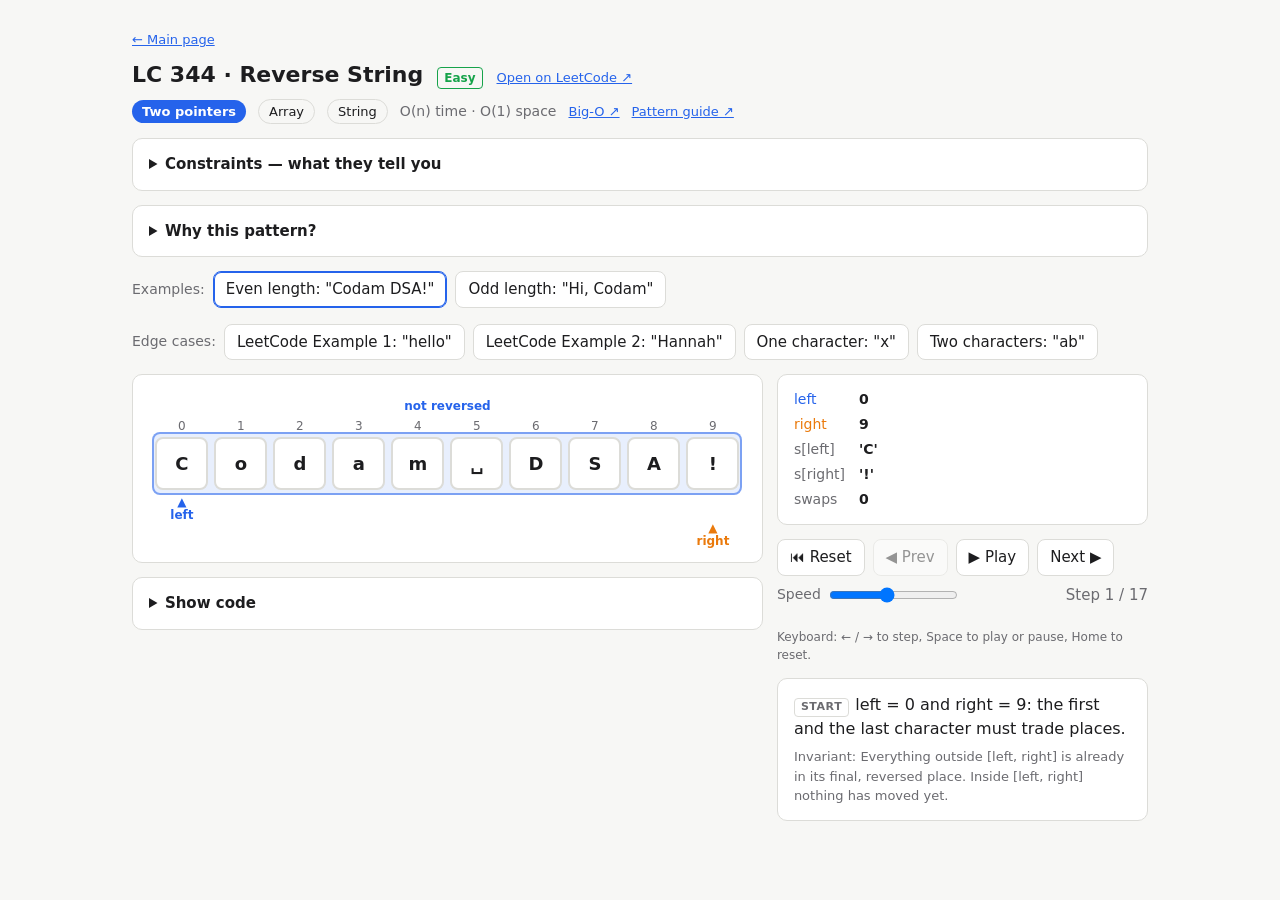
<file: docs/lc-344-reverse-string.html>
<!doctype html>
<html lang="en">
<head>
<meta charset="utf-8">
<meta name="viewport" content="width=device-width, initial-scale=1">
<title>LC 344 · Reverse String</title>
<meta name="description" content="Step-by-step visualisation: Two pointers (left / right)">
<link rel="stylesheet" href="core/tokens.css">
<link rel="stylesheet" href="core/viz.css">
</head>
<body>
<!-- Generated by build.py from problems/lc-344-reverse-string/. Do not edit: change the sources and rebuild. -->
<div class="wrap" id="app"></div>
<script src="core/viz.js"></script>
<script src="canvas/lc-344-reverse-string--two-pointers-opposite-ends.js"></script>
<script>window.PAGE = {"schemaVersion":1,"problem":{"source":{"site":"LeetCode","id":"344","url":"https://leetcode.com/problems/reverse-string/"},"title":"Reverse String","difficulty":"Easy","nMax":100000,"constraints":[{"text":"1 ≤ s.length ≤ 10⁵","meaning":"At least one character, at most 100,000.","impact":"O(n²) is about 10¹⁰ steps: far too slow. One pass, O(n), is the target. With one character there is nothing to swap."},{"text":"s[i] is a printable ASCII character","meaning":"Letters, digits, spaces and punctuation.","impact":"Every character is treated the same: no skipping, no case changes. Only positions matter."},{"text":"Modify s in place with O(1) extra memory (statement)","meaning":"You may not build a reversed copy.","impact":"Rules out 'copy backwards into a new array'. Swap characters inside s instead: the first with the last, the second with the second-to-last, and so on."}],"bruteForce":{"summary":"build a reversed copy, then copy it back into s: O(n) time, but O(n) extra memory, which breaks the O(1) rule. Two pointers swap in place with O(1) memory.","opsUnit":"character copies","code":[{"src":"def brute(s):","comment":""},{"src":"    n = len(s)","comment":""},{"src":"    copy = []","comment":"# extra array: O(n) memory"},{"src":"    for i in range(n - 1, -1, -1):","comment":"# read s backwards"},{"src":"        copy.append(s[i])","comment":""},{"src":"    for i in range(n):","comment":"# write the copy back into s"},{"src":"        s[i] = copy[i]","comment":""},{"src":"    return s","comment":""}]}},"approaches":[{"id":"two-pointers-opposite-ends","name":"Two pointers (left / right)","pattern":"Two pointers","ds":["Array","String"],"time":"O(n)","space":"O(1)","card":{"signals":"\"reverse\" means the first character trades places with the last, the second with the second-to-last, and so on. \"In place with O(1) extra memory\" rules out building a reversed copy. Both point to two pointers that start at the ends and swap as they move towards each other.","pattern":"two pointers, towards each other: left starts at index 0, right at the last index. One swap per round, n / 2 rounds. O(n) time, O(1) extra space.","coreIdea":"Swap s[left] and s[right], then move both inwards. When they meet or cross, every character is in its reversed place. In an odd-length string the middle character never moves."},"invariant":"Everything outside [left, right] is already in its final, reversed place. Inside [left, right] nothing has moved yet.","phases":{"init":"start","next":"next round","swap":"swap","move":"move in","return":"done"},"legend":[{"swatch":"ptr-back","text":"left: next character from the front"},{"swatch":"ptr-front","text":"right: next character from the back"},{"swatch":"band-window","text":"not reversed yet [left, right]"},{"swatch":"swap","text":"swap pair (with the \"swap\" arc)"},{"swatch":"done","text":"in its final place"}],"whenToUse":"The standard answer: n / 2 swaps, in place, no extra array.","accepted":["python","cpp","c"],"noC":null,"canvas":"lc-344-reverse-string/two-pointers-opposite-ends","code":{"python":{"lines":[{"src":"class Solution:","comment":""},{"src":"    def reverseString(self, s: List[str]) -> None:","comment":""},{"src":"        left, right = 0, len(s) - 1","comment":"# start at both ends"},{"src":"        while left < right:","comment":""},{"src":"            s[left], s[right] = s[right], s[left]","comment":""},{"src":"            left += 1","comment":"# move both inwards"},{"src":"            right -= 1","comment":""},{"src":"        ","comment":"# loop ends: left and right met or crossed"}],"anchors":{"init":3,"loop":4,"swap":5,"move":6,"done":8}},"cpp":{"lines":[{"src":"class Solution {","comment":""},{"src":"public:","comment":""},{"src":"    void reverseString(vector<char>& s) {","comment":""},{"src":"        int left = 0, right = (int)s.size() - 1;","comment":"// start at both ends"},{"src":"        while (left < right) {","comment":""},{"src":"            swap(s[left], s[right]);","comment":""},{"src":"            left++;","comment":"// move both inwards"},{"src":"            right--;","comment":""},{"src":"        }","comment":""},{"src":"        ","comment":"// loop ends: left and right met or crossed"},{"src":"    }","comment":""},{"src":"};","comment":""}],"anchors":{"init":4,"loop":5,"swap":6,"move":7,"done":10}},"c":{"lines":[{"src":"void reverseString(char* s, int sSize) {","comment":""},{"src":"    int left = 0, right = sSize - 1;","comment":"// start at both ends"},{"src":"    while (left < right) {","comment":""},{"src":"        char tmp = s[left];","comment":"// swap s[left] and s[right]"},{"src":"        s[left] = s[right];","comment":""},{"src":"        s[right] = tmp;","comment":""},{"src":"        left++;","comment":"// move both inwards"},{"src":"        right--;","comment":""},{"src":"    }","comment":""},{"src":"    ","comment":"// loop ends: left and right met or crossed"},{"src":"}","comment":""}],"anchors":{"init":2,"loop":3,"swap":4,"move":7,"done":10}}},"examples":[{"id":"even","label":"Even length: \"Codam DSA!\"","kind":"main","args":{"s":["C","o","d","a","m"," ","D","S","A","!"]},"inputText":"s = [\"C\", \"o\", \"d\", \"a\", \"m\", \" \", \"D\", \"S\", \"A\", \"!\"]","output":["!","A","S","D"," ","m","a","d","o","C"],"ops":{"brute":20,"approach":5},"steps":[{"anchor":"init","phase":"init","caption":"left = 0 and right = 9: the first and the last character must trade places.","state":{"arr":["C","o","d","a","m"," ","D","S","A","!"],"ids":[0,1,2,3,4,5,6,7,8,9],"left":0,"right":9,"done":false},"roles":{},"vars":[{"label":"left","value":0,"role":"back"},{"label":"right","value":9,"role":"front"},{"label":"s[left]","value":"'C'"},{"label":"s[right]","value":"'!'"},{"label":"swaps","value":0}]},{"anchor":"loop","phase":"next","caption":"while left < right: 0 < 9, so the loop runs.","state":{"arr":["C","o","d","a","m"," ","D","S","A","!"],"ids":[0,1,2,3,4,5,6,7,8,9],"left":0,"right":9,"done":false},"roles":{},"vars":[{"label":"left","value":0,"role":"back"},{"label":"right","value":9,"role":"front"},{"label":"s[left]","value":"'C'"},{"label":"s[right]","value":"'!'"},{"label":"swaps","value":0}]},{"anchor":"swap","phase":"swap","caption":"Swap s[0] = 'C' and s[9] = '!'. Each one is now where it belongs in the reversed string.","state":{"arr":["!","o","d","a","m"," ","D","S","A","C"],"ids":[9,1,2,3,4,5,6,7,8,0],"left":0,"right":9,"done":false},"roles":{"0":"swap","9":"swap"},"vars":[{"label":"left","value":0,"role":"back"},{"label":"right","value":9,"role":"front"},{"label":"s[left]","value":"'!'"},{"label":"s[right]","value":"'C'"},{"label":"swaps","value":1}]},{"anchor":"move","phase":"move","caption":"Both pointers move inwards: left = 1, right = 8.","state":{"arr":["!","o","d","a","m"," ","D","S","A","C"],"ids":[9,1,2,3,4,5,6,7,8,0],"left":1,"right":8,"done":false},"roles":{},"vars":[{"label":"left","value":1,"role":"back"},{"label":"right","value":8,"role":"front"},{"label":"s[left]","value":"'o'"},{"label":"s[right]","value":"'A'"},{"label":"swaps","value":1}]},{"anchor":"loop","phase":"next","caption":"Next round: 1 < 8, so the loop runs again.","state":{"arr":["!","o","d","a","m"," ","D","S","A","C"],"ids":[9,1,2,3,4,5,6,7,8,0],"left":1,"right":8,"done":false},"roles":{},"vars":[{"label":"left","value":1,"role":"back"},{"label":"right","value":8,"role":"front"},{"label":"s[left]","value":"'o'"},{"label":"s[right]","value":"'A'"},{"label":"swaps","value":1}]},{"anchor":"swap","phase":"swap","caption":"Swap s[1] = 'o' and s[8] = 'A'. Each one is now where it belongs in the reversed string.","state":{"arr":["!","A","d","a","m"," ","D","S","o","C"],"ids":[9,8,2,3,4,5,6,7,1,0],"left":1,"right":8,"done":false},"roles":{"1":"swap","8":"swap"},"vars":[{"label":"left","value":1,"role":"back"},{"label":"right","value":8,"role":"front"},{"label":"s[left]","value":"'A'"},{"label":"s[right]","value":"'o'"},{"label":"swaps","value":2}]},{"anchor":"move","phase":"move","caption":"Both pointers move inwards: left = 2, right = 7.","state":{"arr":["!","A","d","a","m"," ","D","S","o","C"],"ids":[9,8,2,3,4,5,6,7,1,0],"left":2,"right":7,"done":false},"roles":{},"vars":[{"label":"left","value":2,"role":"back"},{"label":"right","value":7,"role":"front"},{"label":"s[left]","value":"'d'"},{"label":"s[right]","value":"'S'"},{"label":"swaps","value":2}]},{"anchor":"loop","phase":"next","caption":"Next round: 2 < 7, so the loop runs again.","state":{"arr":["!","A","d","a","m"," ","D","S","o","C"],"ids":[9,8,2,3,4,5,6,7,1,0],"left":2,"right":7,"done":false},"roles":{},"vars":[{"label":"left","value":2,"role":"back"},{"label":"right","value":7,"role":"front"},{"label":"s[left]","value":"'d'"},{"label":"s[right]","value":"'S'"},{"label":"swaps","value":2}]},{"anchor":"swap","phase":"swap","caption":"Swap s[2] = 'd' and s[7] = 'S'. Each one is now where it belongs in the reversed string.","state":{"arr":["!","A","S","a","m"," ","D","d","o","C"],"ids":[9,8,7,3,4,5,6,2,1,0],"left":2,"right":7,"done":false},"roles":{"2":"swap","7":"swap"},"vars":[{"label":"left","value":2,"role":"back"},{"label":"right","value":7,"role":"front"},{"label":"s[left]","value":"'S'"},{"label":"s[right]","value":"'d'"},{"label":"swaps","value":3}]},{"anchor":"move","phase":"move","caption":"Both pointers move inwards: left = 3, right = 6.","state":{"arr":["!","A","S","a","m"," ","D","d","o","C"],"ids":[9,8,7,3,4,5,6,2,1,0],"left":3,"right":6,"done":false},"roles":{},"vars":[{"label":"left","value":3,"role":"back"},{"label":"right","value":6,"role":"front"},{"label":"s[left]","value":"'a'"},{"label":"s[right]","value":"'D'"},{"label":"swaps","value":3}]},{"anchor":"loop","phase":"next","caption":"Next round: 3 < 6, so the loop runs again.","state":{"arr":["!","A","S","a","m"," ","D","d","o","C"],"ids":[9,8,7,3,4,5,6,2,1,0],"left":3,"right":6,"done":false},"roles":{},"vars":[{"label":"left","value":3,"role":"back"},{"label":"right","value":6,"role":"front"},{"label":"s[left]","value":"'a'"},{"label":"s[right]","value":"'D'"},{"label":"swaps","value":3}]},{"anchor":"swap","phase":"swap","caption":"Swap s[3] = 'a' and s[6] = 'D'. Each one is now where it belongs in the reversed string.","state":{"arr":["!","A","S","D","m"," ","a","d","o","C"],"ids":[9,8,7,6,4,5,3,2,1,0],"left":3,"right":6,"done":false},"roles":{"3":"swap","6":"swap"},"vars":[{"label":"left","value":3,"role":"back"},{"label":"right","value":6,"role":"front"},{"label":"s[left]","value":"'D'"},{"label":"s[right]","value":"'a'"},{"label":"swaps","value":4}]},{"anchor":"move","phase":"move","caption":"Both pointers move inwards: left = 4, right = 5.","state":{"arr":["!","A","S","D","m"," ","a","d","o","C"],"ids":[9,8,7,6,4,5,3,2,1,0],"left":4,"right":5,"done":false},"roles":{},"vars":[{"label":"left","value":4,"role":"back"},{"label":"right","value":5,"role":"front"},{"label":"s[left]","value":"'m'"},{"label":"s[right]","value":"' '"},{"label":"swaps","value":4}]},{"anchor":"loop","phase":"next","caption":"Next round: 4 < 5, so the loop runs again.","state":{"arr":["!","A","S","D","m"," ","a","d","o","C"],"ids":[9,8,7,6,4,5,3,2,1,0],"left":4,"right":5,"done":false},"roles":{},"vars":[{"label":"left","value":4,"role":"back"},{"label":"right","value":5,"role":"front"},{"label":"s[left]","value":"'m'"},{"label":"s[right]","value":"' '"},{"label":"swaps","value":4}]},{"anchor":"swap","phase":"swap","caption":"Swap s[4] = 'm' and s[5] = ' '. Each one is now where it belongs in the reversed string.","state":{"arr":["!","A","S","D"," ","m","a","d","o","C"],"ids":[9,8,7,6,5,4,3,2,1,0],"left":4,"right":5,"done":false},"roles":{"4":"swap","5":"swap"},"vars":[{"label":"left","value":4,"role":"back"},{"label":"right","value":5,"role":"front"},{"label":"s[left]","value":"' '"},{"label":"s[right]","value":"'m'"},{"label":"swaps","value":5}]},{"anchor":"move","phase":"move","caption":"Both pointers move inwards: left = 5, right = 4.","state":{"arr":["!","A","S","D"," ","m","a","d","o","C"],"ids":[9,8,7,6,5,4,3,2,1,0],"left":5,"right":4,"done":false},"roles":{},"vars":[{"label":"left","value":5,"role":"back"},{"label":"right","value":4,"role":"front"},{"label":"s[left]","value":"'m'"},{"label":"s[right]","value":"' '"},{"label":"swaps","value":5}]},{"anchor":"done","phase":"return","caption":"left = 5 is past right = 4, so the loop stops. Every character has been swapped once. Done after 5 swaps: n / 2 = 5, with O(1) extra memory.","state":{"arr":["!","A","S","D"," ","m","a","d","o","C"],"ids":[9,8,7,6,5,4,3,2,1,0],"left":5,"right":4,"done":true},"roles":{},"vars":[{"label":"left","value":5,"role":"back"},{"label":"right","value":4,"role":"front"},{"label":"s[left]","value":"'m'"},{"label":"s[right]","value":"' '"},{"label":"swaps","value":5}]}]},{"id":"odd","label":"Odd length: \"Hi, Codam\"","kind":"main","args":{"s":["H","i",","," ","C","o","d","a","m"]},"inputText":"s = [\"H\", \"i\", \",\", \" \", \"C\", \"o\", \"d\", \"a\", \"m\"]","output":["m","a","d","o","C"," ",",","i","H"],"ops":{"brute":18,"approach":4},"steps":[{"anchor":"init","phase":"init","caption":"left = 0 and right = 8: the first and the last character must trade places.","state":{"arr":["H","i",","," ","C","o","d","a","m"],"ids":[0,1,2,3,4,5,6,7,8],"left":0,"right":8,"done":false},"roles":{},"vars":[{"label":"left","value":0,"role":"back"},{"label":"right","value":8,"role":"front"},{"label":"s[left]","value":"'H'"},{"label":"s[right]","value":"'m'"},{"label":"swaps","value":0}]},{"anchor":"loop","phase":"next","caption":"while left < right: 0 < 8, so the loop runs.","state":{"arr":["H","i",","," ","C","o","d","a","m"],"ids":[0,1,2,3,4,5,6,7,8],"left":0,"right":8,"done":false},"roles":{},"vars":[{"label":"left","value":0,"role":"back"},{"label":"right","value":8,"role":"front"},{"label":"s[left]","value":"'H'"},{"label":"s[right]","value":"'m'"},{"label":"swaps","value":0}]},{"anchor":"swap","phase":"swap","caption":"Swap s[0] = 'H' and s[8] = 'm'. Each one is now where it belongs in the reversed string.","state":{"arr":["m","i",","," ","C","o","d","a","H"],"ids":[8,1,2,3,4,5,6,7,0],"left":0,"right":8,"done":false},"roles":{"0":"swap","8":"swap"},"vars":[{"label":"left","value":0,"role":"back"},{"label":"right","value":8,"role":"front"},{"label":"s[left]","value":"'m'"},{"label":"s[right]","value":"'H'"},{"label":"swaps","value":1}]},{"anchor":"move","phase":"move","caption":"Both pointers move inwards: left = 1, right = 7.","state":{"arr":["m","i",","," ","C","o","d","a","H"],"ids":[8,1,2,3,4,5,6,7,0],"left":1,"right":7,"done":false},"roles":{},"vars":[{"label":"left","value":1,"role":"back"},{"label":"right","value":7,"role":"front"},{"label":"s[left]","value":"'i'"},{"label":"s[right]","value":"'a'"},{"label":"swaps","value":1}]},{"anchor":"loop","phase":"next","caption":"Next round: 1 < 7, so the loop runs again.","state":{"arr":["m","i",","," ","C","o","d","a","H"],"ids":[8,1,2,3,4,5,6,7,0],"left":1,"right":7,"done":false},"roles":{},"vars":[{"label":"left","value":1,"role":"back"},{"label":"right","value":7,"role":"front"},{"label":"s[left]","value":"'i'"},{"label":"s[right]","value":"'a'"},{"label":"swaps","value":1}]},{"anchor":"swap","phase":"swap","caption":"Swap s[1] = 'i' and s[7] = 'a'. Each one is now where it belongs in the reversed string.","state":{"arr":["m","a",","," ","C","o","d","i","H"],"ids":[8,7,2,3,4,5,6,1,0],"left":1,"right":7,"done":false},"roles":{"1":"swap","7":"swap"},"vars":[{"label":"left","value":1,"role":"back"},{"label":"right","value":7,"role":"front"},{"label":"s[left]","value":"'a'"},{"label":"s[right]","value":"'i'"},{"label":"swaps","value":2}]},{"anchor":"move","phase":"move","caption":"Both pointers move inwards: left = 2, right = 6.","state":{"arr":["m","a",","," ","C","o","d","i","H"],"ids":[8,7,2,3,4,5,6,1,0],"left":2,"right":6,"done":false},"roles":{},"vars":[{"label":"left","value":2,"role":"back"},{"label":"right","value":6,"role":"front"},{"label":"s[left]","value":"','"},{"label":"s[right]","value":"'d'"},{"label":"swaps","value":2}]},{"anchor":"loop","phase":"next","caption":"Next round: 2 < 6, so the loop runs again.","state":{"arr":["m","a",","," ","C","o","d","i","H"],"ids":[8,7,2,3,4,5,6,1,0],"left":2,"right":6,"done":false},"roles":{},"vars":[{"label":"left","value":2,"role":"back"},{"label":"right","value":6,"role":"front"},{"label":"s[left]","value":"','"},{"label":"s[right]","value":"'d'"},{"label":"swaps","value":2}]},{"anchor":"swap","phase":"swap","caption":"Swap s[2] = ',' and s[6] = 'd'. Each one is now where it belongs in the reversed string.","state":{"arr":["m","a","d"," ","C","o",",","i","H"],"ids":[8,7,6,3,4,5,2,1,0],"left":2,"right":6,"done":false},"roles":{"2":"swap","6":"swap"},"vars":[{"label":"left","value":2,"role":"back"},{"label":"right","value":6,"role":"front"},{"label":"s[left]","value":"'d'"},{"label":"s[right]","value":"','"},{"label":"swaps","value":3}]},{"anchor":"move","phase":"move","caption":"Both pointers move inwards: left = 3, right = 5.","state":{"arr":["m","a","d"," ","C","o",",","i","H"],"ids":[8,7,6,3,4,5,2,1,0],"left":3,"right":5,"done":false},"roles":{},"vars":[{"label":"left","value":3,"role":"back"},{"label":"right","value":5,"role":"front"},{"label":"s[left]","value":"' '"},{"label":"s[right]","value":"'o'"},{"label":"swaps","value":3}]},{"anchor":"loop","phase":"next","caption":"Next round: 3 < 5, so the loop runs again.","state":{"arr":["m","a","d"," ","C","o",",","i","H"],"ids":[8,7,6,3,4,5,2,1,0],"left":3,"right":5,"done":false},"roles":{},"vars":[{"label":"left","value":3,"role":"back"},{"label":"right","value":5,"role":"front"},{"label":"s[left]","value":"' '"},{"label":"s[right]","value":"'o'"},{"label":"swaps","value":3}]},{"anchor":"swap","phase":"swap","caption":"Swap s[3] = ' ' and s[5] = 'o'. Each one is now where it belongs in the reversed string.","state":{"arr":["m","a","d","o","C"," ",",","i","H"],"ids":[8,7,6,5,4,3,2,1,0],"left":3,"right":5,"done":false},"roles":{"3":"swap","5":"swap"},"vars":[{"label":"left","value":3,"role":"back"},{"label":"right","value":5,"role":"front"},{"label":"s[left]","value":"'o'"},{"label":"s[right]","value":"' '"},{"label":"swaps","value":4}]},{"anchor":"move","phase":"move","caption":"Both pointers move inwards: left = 4, right = 4.","state":{"arr":["m","a","d","o","C"," ",",","i","H"],"ids":[8,7,6,5,4,3,2,1,0],"left":4,"right":4,"done":false},"roles":{},"vars":[{"label":"left","value":4,"role":"back"},{"label":"right","value":4,"role":"front"},{"label":"s[left]","value":"'C'"},{"label":"s[right]","value":"'C'"},{"label":"swaps","value":4}]},{"anchor":"done","phase":"return","caption":"left = right = 4, so the loop stops. The middle character 'C' stays where it is. Done after 4 swaps: n / 2 rounded down = 4, with O(1) extra memory.","state":{"arr":["m","a","d","o","C"," ",",","i","H"],"ids":[8,7,6,5,4,3,2,1,0],"left":4,"right":4,"done":true},"roles":{},"vars":[{"label":"left","value":4,"role":"back"},{"label":"right","value":4,"role":"front"},{"label":"s[left]","value":"'C'"},{"label":"s[right]","value":"'C'"},{"label":"swaps","value":4}]}]},{"id":"lc1","label":"LeetCode Example 1: \"hello\"","kind":"edge","args":{"s":["h","e","l","l","o"]},"inputText":"s = [\"h\", \"e\", \"l\", \"l\", \"o\"]","output":["o","l","l","e","h"],"ops":{"brute":10,"approach":2},"steps":[{"anchor":"init","phase":"init","caption":"left = 0 and right = 4: the first and the last character must trade places.","state":{"arr":["h","e","l","l","o"],"ids":[0,1,2,3,4],"left":0,"right":4,"done":false},"roles":{},"vars":[{"label":"left","value":0,"role":"back"},{"label":"right","value":4,"role":"front"},{"label":"s[left]","value":"'h'"},{"label":"s[right]","value":"'o'"},{"label":"swaps","value":0}]},{"anchor":"loop","phase":"next","caption":"while left < right: 0 < 4, so the loop runs.","state":{"arr":["h","e","l","l","o"],"ids":[0,1,2,3,4],"left":0,"right":4,"done":false},"roles":{},"vars":[{"label":"left","value":0,"role":"back"},{"label":"right","value":4,"role":"front"},{"label":"s[left]","value":"'h'"},{"label":"s[right]","value":"'o'"},{"label":"swaps","value":0}]},{"anchor":"swap","phase":"swap","caption":"Swap s[0] = 'h' and s[4] = 'o'. Each one is now where it belongs in the reversed string.","state":{"arr":["o","e","l","l","h"],"ids":[4,1,2,3,0],"left":0,"right":4,"done":false},"roles":{"0":"swap","4":"swap"},"vars":[{"label":"left","value":0,"role":"back"},{"label":"right","value":4,"role":"front"},{"label":"s[left]","value":"'o'"},{"label":"s[right]","value":"'h'"},{"label":"swaps","value":1}]},{"anchor":"move","phase":"move","caption":"Both pointers move inwards: left = 1, right = 3.","state":{"arr":["o","e","l","l","h"],"ids":[4,1,2,3,0],"left":1,"right":3,"done":false},"roles":{},"vars":[{"label":"left","value":1,"role":"back"},{"label":"right","value":3,"role":"front"},{"label":"s[left]","value":"'e'"},{"label":"s[right]","value":"'l'"},{"label":"swaps","value":1}]},{"anchor":"loop","phase":"next","caption":"Next round: 1 < 3, so the loop runs again.","state":{"arr":["o","e","l","l","h"],"ids":[4,1,2,3,0],"left":1,"right":3,"done":false},"roles":{},"vars":[{"label":"left","value":1,"role":"back"},{"label":"right","value":3,"role":"front"},{"label":"s[left]","value":"'e'"},{"label":"s[right]","value":"'l'"},{"label":"swaps","value":1}]},{"anchor":"swap","phase":"swap","caption":"Swap s[1] = 'e' and s[3] = 'l'. Each one is now where it belongs in the reversed string.","state":{"arr":["o","l","l","e","h"],"ids":[4,3,2,1,0],"left":1,"right":3,"done":false},"roles":{"1":"swap","3":"swap"},"vars":[{"label":"left","value":1,"role":"back"},{"label":"right","value":3,"role":"front"},{"label":"s[left]","value":"'l'"},{"label":"s[right]","value":"'e'"},{"label":"swaps","value":2}]},{"anchor":"move","phase":"move","caption":"Both pointers move inwards: left = 2, right = 2.","state":{"arr":["o","l","l","e","h"],"ids":[4,3,2,1,0],"left":2,"right":2,"done":false},"roles":{},"vars":[{"label":"left","value":2,"role":"back"},{"label":"right","value":2,"role":"front"},{"label":"s[left]","value":"'l'"},{"label":"s[right]","value":"'l'"},{"label":"swaps","value":2}]},{"anchor":"done","phase":"return","caption":"left = right = 2, so the loop stops. The middle character 'l' stays where it is. Done after 2 swaps: n / 2 rounded down = 2, with O(1) extra memory.","state":{"arr":["o","l","l","e","h"],"ids":[4,3,2,1,0],"left":2,"right":2,"done":true},"roles":{},"vars":[{"label":"left","value":2,"role":"back"},{"label":"right","value":2,"role":"front"},{"label":"s[left]","value":"'l'"},{"label":"s[right]","value":"'l'"},{"label":"swaps","value":2}]}]},{"id":"lc2","label":"LeetCode Example 2: \"Hannah\"","kind":"edge","args":{"s":["H","a","n","n","a","h"]},"inputText":"s = [\"H\", \"a\", \"n\", \"n\", \"a\", \"h\"]","output":["h","a","n","n","a","H"],"ops":{"brute":12,"approach":3},"steps":[{"anchor":"init","phase":"init","caption":"left = 0 and right = 5: the first and the last character must trade places.","state":{"arr":["H","a","n","n","a","h"],"ids":[0,1,2,3,4,5],"left":0,"right":5,"done":false},"roles":{},"vars":[{"label":"left","value":0,"role":"back"},{"label":"right","value":5,"role":"front"},{"label":"s[left]","value":"'H'"},{"label":"s[right]","value":"'h'"},{"label":"swaps","value":0}]},{"anchor":"loop","phase":"next","caption":"while left < right: 0 < 5, so the loop runs.","state":{"arr":["H","a","n","n","a","h"],"ids":[0,1,2,3,4,5],"left":0,"right":5,"done":false},"roles":{},"vars":[{"label":"left","value":0,"role":"back"},{"label":"right","value":5,"role":"front"},{"label":"s[left]","value":"'H'"},{"label":"s[right]","value":"'h'"},{"label":"swaps","value":0}]},{"anchor":"swap","phase":"swap","caption":"Swap s[0] = 'H' and s[5] = 'h'. Each one is now where it belongs in the reversed string.","state":{"arr":["h","a","n","n","a","H"],"ids":[5,1,2,3,4,0],"left":0,"right":5,"done":false},"roles":{"0":"swap","5":"swap"},"vars":[{"label":"left","value":0,"role":"back"},{"label":"right","value":5,"role":"front"},{"label":"s[left]","value":"'h'"},{"label":"s[right]","value":"'H'"},{"label":"swaps","value":1}]},{"anchor":"move","phase":"move","caption":"Both pointers move inwards: left = 1, right = 4.","state":{"arr":["h","a","n","n","a","H"],"ids":[5,1,2,3,4,0],"left":1,"right":4,"done":false},"roles":{},"vars":[{"label":"left","value":1,"role":"back"},{"label":"right","value":4,"role":"front"},{"label":"s[left]","value":"'a'"},{"label":"s[right]","value":"'a'"},{"label":"swaps","value":1}]},{"anchor":"loop","phase":"next","caption":"Next round: 1 < 4, so the loop runs again.","state":{"arr":["h","a","n","n","a","H"],"ids":[5,1,2,3,4,0],"left":1,"right":4,"done":false},"roles":{},"vars":[{"label":"left","value":1,"role":"back"},{"label":"right","value":4,"role":"front"},{"label":"s[left]","value":"'a'"},{"label":"s[right]","value":"'a'"},{"label":"swaps","value":1}]},{"anchor":"swap","phase":"swap","caption":"Swap s[1] = 'a' and s[4] = 'a'. Each one is now where it belongs in the reversed string.","state":{"arr":["h","a","n","n","a","H"],"ids":[5,4,2,3,1,0],"left":1,"right":4,"done":false},"roles":{"1":"swap","4":"swap"},"vars":[{"label":"left","value":1,"role":"back"},{"label":"right","value":4,"role":"front"},{"label":"s[left]","value":"'a'"},{"label":"s[right]","value":"'a'"},{"label":"swaps","value":2}]},{"anchor":"move","phase":"move","caption":"Both pointers move inwards: left = 2, right = 3.","state":{"arr":["h","a","n","n","a","H"],"ids":[5,4,2,3,1,0],"left":2,"right":3,"done":false},"roles":{},"vars":[{"label":"left","value":2,"role":"back"},{"label":"right","value":3,"role":"front"},{"label":"s[left]","value":"'n'"},{"label":"s[right]","value":"'n'"},{"label":"swaps","value":2}]},{"anchor":"loop","phase":"next","caption":"Next round: 2 < 3, so the loop runs again.","state":{"arr":["h","a","n","n","a","H"],"ids":[5,4,2,3,1,0],"left":2,"right":3,"done":false},"roles":{},"vars":[{"label":"left","value":2,"role":"back"},{"label":"right","value":3,"role":"front"},{"label":"s[left]","value":"'n'"},{"label":"s[right]","value":"'n'"},{"label":"swaps","value":2}]},{"anchor":"swap","phase":"swap","caption":"Swap s[2] = 'n' and s[3] = 'n'. Each one is now where it belongs in the reversed string.","state":{"arr":["h","a","n","n","a","H"],"ids":[5,4,3,2,1,0],"left":2,"right":3,"done":false},"roles":{"2":"swap","3":"swap"},"vars":[{"label":"left","value":2,"role":"back"},{"label":"right","value":3,"role":"front"},{"label":"s[left]","value":"'n'"},{"label":"s[right]","value":"'n'"},{"label":"swaps","value":3}]},{"anchor":"move","phase":"move","caption":"Both pointers move inwards: left = 3, right = 2.","state":{"arr":["h","a","n","n","a","H"],"ids":[5,4,3,2,1,0],"left":3,"right":2,"done":false},"roles":{},"vars":[{"label":"left","value":3,"role":"back"},{"label":"right","value":2,"role":"front"},{"label":"s[left]","value":"'n'"},{"label":"s[right]","value":"'n'"},{"label":"swaps","value":3}]},{"anchor":"done","phase":"return","caption":"left = 3 is past right = 2, so the loop stops. Every character has been swapped once. Done after 3 swaps: n / 2 = 3, with O(1) extra memory.","state":{"arr":["h","a","n","n","a","H"],"ids":[5,4,3,2,1,0],"left":3,"right":2,"done":true},"roles":{},"vars":[{"label":"left","value":3,"role":"back"},{"label":"right","value":2,"role":"front"},{"label":"s[left]","value":"'n'"},{"label":"s[right]","value":"'n'"},{"label":"swaps","value":3}]}]},{"id":"single","label":"One character: \"x\"","kind":"edge","args":{"s":["x"]},"inputText":"s = [\"x\"]","output":["x"],"ops":{"brute":2,"approach":0},"steps":[{"anchor":"init","phase":"init","caption":"left = 0 and right = 0: the first and the last character must trade places.","state":{"arr":["x"],"ids":[0],"left":0,"right":0,"done":false},"roles":{},"vars":[{"label":"left","value":0,"role":"back"},{"label":"right","value":0,"role":"front"},{"label":"s[left]","value":"'x'"},{"label":"s[right]","value":"'x'"},{"label":"swaps","value":0}]},{"anchor":"done","phase":"return","caption":"s has one character, so left = right = 0 and the loop does not run. One character is its own reverse.","state":{"arr":["x"],"ids":[0],"left":0,"right":0,"done":true},"roles":{},"vars":[{"label":"left","value":0,"role":"back"},{"label":"right","value":0,"role":"front"},{"label":"s[left]","value":"'x'"},{"label":"s[right]","value":"'x'"},{"label":"swaps","value":0}]}]},{"id":"two","label":"Two characters: \"ab\"","kind":"edge","args":{"s":["a","b"]},"inputText":"s = [\"a\", \"b\"]","output":["b","a"],"ops":{"brute":4,"approach":1},"steps":[{"anchor":"init","phase":"init","caption":"left = 0 and right = 1: the first and the last character must trade places.","state":{"arr":["a","b"],"ids":[0,1],"left":0,"right":1,"done":false},"roles":{},"vars":[{"label":"left","value":0,"role":"back"},{"label":"right","value":1,"role":"front"},{"label":"s[left]","value":"'a'"},{"label":"s[right]","value":"'b'"},{"label":"swaps","value":0}]},{"anchor":"loop","phase":"next","caption":"while left < right: 0 < 1, so the loop runs.","state":{"arr":["a","b"],"ids":[0,1],"left":0,"right":1,"done":false},"roles":{},"vars":[{"label":"left","value":0,"role":"back"},{"label":"right","value":1,"role":"front"},{"label":"s[left]","value":"'a'"},{"label":"s[right]","value":"'b'"},{"label":"swaps","value":0}]},{"anchor":"swap","phase":"swap","caption":"Swap s[0] = 'a' and s[1] = 'b'. Each one is now where it belongs in the reversed string.","state":{"arr":["b","a"],"ids":[1,0],"left":0,"right":1,"done":false},"roles":{"0":"swap","1":"swap"},"vars":[{"label":"left","value":0,"role":"back"},{"label":"right","value":1,"role":"front"},{"label":"s[left]","value":"'b'"},{"label":"s[right]","value":"'a'"},{"label":"swaps","value":1}]},{"anchor":"move","phase":"move","caption":"Both pointers move inwards: left = 1, right = 0.","state":{"arr":["b","a"],"ids":[1,0],"left":1,"right":0,"done":false},"roles":{},"vars":[{"label":"left","value":1,"role":"back"},{"label":"right","value":0,"role":"front"},{"label":"s[left]","value":"'a'"},{"label":"s[right]","value":"'b'"},{"label":"swaps","value":1}]},{"anchor":"done","phase":"return","caption":"left = 1 is past right = 0, so the loop stops. Every character has been swapped once. Done after 1 swap: n / 2 = 1, with O(1) extra memory.","state":{"arr":["b","a"],"ids":[1,0],"left":1,"right":0,"done":true},"roles":{},"vars":[{"label":"left","value":1,"role":"back"},{"label":"right","value":0,"role":"front"},{"label":"s[left]","value":"'a'"},{"label":"s[right]","value":"'b'"},{"label":"swaps","value":1}]}]}]}],"site":{"notionPatterns":"https://cosmic-ray-317.notion.site/2c5b90a8e089805cb323c5733701f9cf?v=2c5b90a8e089806f831a000c62ebfca1","patternGuides":{"Two pointers":"https://cosmic-ray-317.notion.site/Two-Pointers-2c5b90a8e089804fb291c4d212d4262f","Sliding window":"https://cosmic-ray-317.notion.site/Sliding-Window-2c5b90a8e0898054bae6cca340d87010"},"bigO":"https://www.bigocalc.com/"}};</script>
<script>VIZ.mount(window.PAGE);</script>
<script data-goatcounter="https://dsa-visualiser.goatcounter.com/count" async src="https://gc.zgo.at/count.js"></script>
</body>
</html>
</file>
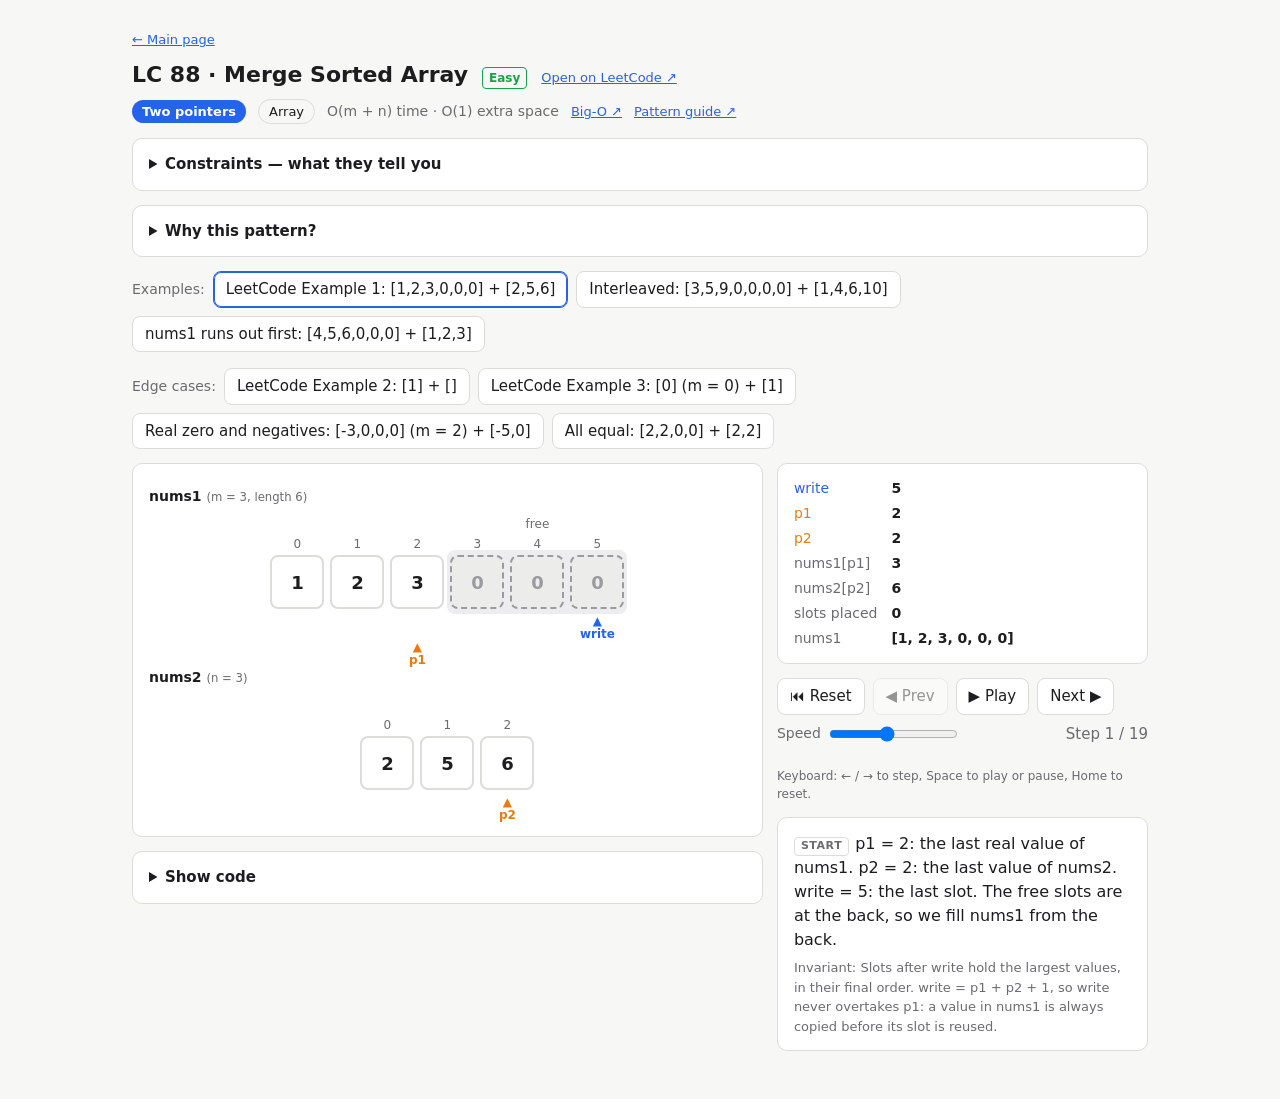
<file: docs/lc-88-merge-sorted-array.html>
<!doctype html>
<html lang="en">
<head>
<meta charset="utf-8">
<meta name="viewport" content="width=device-width, initial-scale=1">
<title>LC 88 · Merge Sorted Array</title>
<meta name="description" content="Step-by-step visualisation: Two pointers (merge from the end)">
<link rel="stylesheet" href="core/tokens.css">
<link rel="stylesheet" href="core/viz.css">
</head>
<body>
<!-- Generated by build.py from problems/lc-88-merge-sorted-array/. Do not edit: change the sources and rebuild. -->
<div class="wrap" id="app"></div>
<script src="core/viz.js"></script>
<script src="canvas/lc-88-merge-sorted-array--two-pointers-merge-from-end.js"></script>
<script>window.PAGE = {"schemaVersion":1,"problem":{"source":{"site":"LeetCode","id":"88","url":"https://leetcode.com/problems/merge-sorted-array/"},"title":"Merge Sorted Array","difficulty":"Easy","nMax":200,"constraints":[{"text":"nums1.length == m + n","meaning":"nums1 already has room for every value. The first m slots are real values; the last n slots are placeholder zeros.","impact":"No new array is needed. The free space sits at the end, so filling nums1 from the back never overwrites a value we still need."},{"text":"nums2.length == n","meaning":"nums2 holds exactly the n values to merge in.","impact":"The loop can stop as soon as all n values of nums2 are placed."},{"text":"0 ≤ m, n ≤ 200","meaning":"Either array can be empty: m = 0 means nums1 has only placeholders, n = 0 means there is nothing to merge.","impact":"The code must handle p1 < 0 (nums1 used up) and n = 0 (loop never runs) without reading outside the arrays."},{"text":"1 ≤ m + n ≤ 200","meaning":"At most 200 values in total, and never zero.","impact":"Even O(n²) would be fast here. The O(m + n) merge is what interviewers expect, and the follow-up asks for it."},{"text":"−10⁹ ≤ nums1[i], nums2[j] ≤ 10⁹","meaning":"Negative values and real zeros can appear.","impact":"Values fit in int. A 0 inside the first m slots is a real value, so you cannot spot the free slots by looking for zeros: use m."},{"text":"Both arrays sorted in non-decreasing order (statement)","meaning":"Each array is already in order; duplicates are allowed.","impact":"The largest remaining value is always at the end of one of the two arrays, so one comparison per slot is enough."}],"bruteForce":{"summary":"copy nums2 into the empty tail of nums1, then sort the whole array: O((m+n) log(m+n)) with a library sort. It throws away the fact that both parts are already sorted. The code below sorts with insertion sort so each comparison can be counted.","opsUnit":"comparisons","code":[{"src":"def brute(nums1, m, nums2, n):","comment":""},{"src":"    nums1 = nums1[:]","comment":"# work on a copy"},{"src":"    for j in range(n):","comment":""},{"src":"        nums1[m + j] = nums2[j]","comment":"# fill the empty tail with nums2"},{"src":"    for i in range(1, m + n):","comment":"# insertion sort on the whole array"},{"src":"        value = nums1[i]","comment":""},{"src":"        k = i - 1","comment":""},{"src":"        while k >= 0:","comment":""},{"src":"            if nums1[k] <= value:","comment":"# found where value belongs"},{"src":"                break","comment":""},{"src":"            nums1[k + 1] = nums1[k]","comment":"# shift the bigger value right"},{"src":"            k -= 1","comment":""},{"src":"        nums1[k + 1] = value","comment":""},{"src":"    return nums1","comment":""}]}},"approaches":[{"id":"two-pointers-merge-from-end","name":"Two pointers (merge from the end)","pattern":"Two pointers","ds":["Array"],"time":"O(m + n)","space":"O(1) extra","card":{"signals":"\"two arrays sorted in non-decreasing order\" means the largest remaining value is always at the end of one of them. \"stored inside nums1\" with the free slots at the end means we fill nums1 from the back, so nothing is overwritten too early.","pattern":"two pointers on two arrays, merging from the end. p1 and p2 read the last unused value of each array; write marks the next slot to fill. All three move right to left. O(m + n) time, O(1) extra space.","coreIdea":"compare nums1[p1] with nums2[p2], copy the larger one to nums1[write], and move that reader and write one step left. Stop when nums2 is used up: whatever is left in nums1 is already in place."},"invariant":"Slots after write hold the largest values, in their final order. write = p1 + p2 + 1, so write never overtakes p1: a value in nums1 is always copied before its slot is reused.","phases":{"init":"start","next":"next round","compare":"compare","take":"copy","advance":"write--","stop":"loop ends","return":"done"},"legend":[{"swatch":"ptr-back","text":"write: next slot to fill in nums1"},{"swatch":"ptr-front","text":"p1 / p2: last unused value of nums1 / nums2"},{"swatch":"current","text":"the larger of nums1[p1] and nums2[p2]"},{"swatch":"new","text":"value just written to nums1[write]"},{"swatch":"done","text":"value in its final place"},{"swatch":"zero","text":"placeholder 0 (an empty slot, dashed)"},{"swatch":"out","text":"already used: a free slot in nums1, or a placed value in nums2"},{"swatch":"band-best","text":"placed zone (write, end]"},{"swatch":"band-gap","text":"free slots (p1, write]"}],"whenToUse":"Always for this problem: one pass, in place, and it uses the free space at the end of nums1.","accepted":[],"noC":null,"canvas":"lc-88-merge-sorted-array/two-pointers-merge-from-end","code":{"python":{"lines":[{"src":"class Solution:","comment":""},{"src":"    def merge(self, nums1: List[int], m: int, nums2: List[int], n: int) -> None:","comment":""},{"src":"        p1 = m - 1","comment":"# last real value in nums1"},{"src":"        p2 = n - 1","comment":"# last value in nums2"},{"src":"        write = m + n - 1","comment":"# last slot of nums1: fill from the back"},{"src":"        while p2 >= 0:","comment":"# nums2 still has values to place"},{"src":"            if p1 >= 0 and nums1[p1] > nums2[p2]:","comment":"# the larger value is in nums1"},{"src":"                nums1[write] = nums1[p1]","comment":"# move it to the back"},{"src":"                p1 -= 1","comment":""},{"src":"            else:","comment":""},{"src":"                nums1[write] = nums2[p2]","comment":"# the larger value is in nums2, or nums1 is used up"},{"src":"                p2 -= 1","comment":""},{"src":"            write -= 1","comment":""},{"src":"        ","comment":"# p2 < 0: nums1[0..p1] were already in place"}],"anchors":{"init":3,"loop":6,"compare":7,"take1":8,"take2":11,"advance":13,"done":14}},"cpp":{"lines":[{"src":"class Solution {","comment":""},{"src":"public:","comment":""},{"src":"    void merge(vector<int>& nums1, int m, vector<int>& nums2, int n) {","comment":""},{"src":"        int p1 = m - 1;","comment":"// last real value in nums1"},{"src":"        int p2 = n - 1;","comment":"// last value in nums2"},{"src":"        int write = m + n - 1;","comment":"// last slot of nums1: fill from the back"},{"src":"        while (p2 >= 0) {","comment":"// nums2 still has values to place"},{"src":"            if (p1 >= 0 && nums1[p1] > nums2[p2]) {","comment":"// the larger value is in nums1"},{"src":"                nums1[write] = nums1[p1];","comment":"// move it to the back"},{"src":"                p1--;","comment":""},{"src":"            } else {","comment":""},{"src":"                nums1[write] = nums2[p2];","comment":"// the larger value is in nums2, or nums1 is used up"},{"src":"                p2--;","comment":""},{"src":"            }","comment":""},{"src":"            write--;","comment":""},{"src":"        }","comment":""},{"src":"        ","comment":"// p2 < 0: nums1[0..p1] were already in place"},{"src":"    }","comment":""},{"src":"};","comment":""}],"anchors":{"init":4,"loop":7,"compare":8,"take1":9,"take2":12,"advance":15,"done":17}},"c":{"lines":[{"src":"void merge(int* nums1, int nums1Size, int m, int* nums2, int nums2Size, int n) {","comment":""},{"src":"    int p1 = m - 1;","comment":"// last real value in nums1"},{"src":"    int p2 = n - 1;","comment":"// last value in nums2"},{"src":"    int write = m + n - 1;","comment":"// last slot of nums1: fill from the back"},{"src":"    while (p2 >= 0) {","comment":"// nums2 still has values to place"},{"src":"        if (p1 >= 0 && nums1[p1] > nums2[p2]) {","comment":"// the larger value is in nums1"},{"src":"            nums1[write] = nums1[p1];","comment":"// move it to the back"},{"src":"            p1--;","comment":""},{"src":"        } else {","comment":""},{"src":"            nums1[write] = nums2[p2];","comment":"// the larger value is in nums2, or nums1 is used up"},{"src":"            p2--;","comment":""},{"src":"        }","comment":""},{"src":"        write--;","comment":""},{"src":"    }","comment":""},{"src":"    ","comment":"// p2 < 0: nums1[0..p1] were already in place"},{"src":"}","comment":""}],"anchors":{"init":2,"loop":5,"compare":6,"take1":7,"take2":10,"advance":13,"done":15}}},"examples":[{"id":"lc1","label":"LeetCode Example 1: [1,2,3,0,0,0] + [2,5,6]","kind":"main","args":{"nums1":[1,2,3,0,0,0],"m":3,"nums2":[2,5,6],"n":3},"inputText":"nums1 = [1, 2, 3, 0, 0, 0], m = 3, nums2 = [2, 5, 6], n = 3","output":[1,2,2,3,5,6],"ops":{"brute":6,"approach":4},"steps":[{"anchor":"init","phase":"init","caption":"p1 = 2: the last real value of nums1. p2 = 2: the last value of nums2. write = 5: the last slot. The free slots are at the back, so we fill nums1 from the back.","state":{"arr1":[1,2,3,0,0,0],"arr2":[2,5,6],"m":3,"p1":2,"p2":2,"write":5,"placed":6,"r1":{},"r2":{}},"vars":[{"label":"write","value":5,"role":"back"},{"label":"p1","value":2,"role":"front"},{"label":"p2","value":2,"role":"front"},{"label":"nums1[p1]","value":3},{"label":"nums2[p2]","value":6},{"label":"slots placed","value":0,"flash":false},{"label":"nums1","value":"[1, 2, 3, 0, 0, 0]"}]},{"anchor":"loop","phase":"next","caption":"The while loop starts: p2 = 2 ≥ 0, so nums2 has values to place.","state":{"arr1":[1,2,3,0,0,0],"arr2":[2,5,6],"m":3,"p1":2,"p2":2,"write":5,"placed":6,"r1":{},"r2":{}},"vars":[{"label":"write","value":5,"role":"back"},{"label":"p1","value":2,"role":"front"},{"label":"p2","value":2,"role":"front"},{"label":"nums1[p1]","value":3},{"label":"nums2[p2]","value":6},{"label":"slots placed","value":0,"flash":false},{"label":"nums1","value":"[1, 2, 3, 0, 0, 0]"}]},{"anchor":"compare","phase":"compare","caption":"nums1[p1] = 3 < nums2[p2] = 6: 6 is the largest value left, so it goes into slot write = 5.","state":{"arr1":[1,2,3,0,0,0],"arr2":[2,5,6],"m":3,"p1":2,"p2":2,"write":5,"placed":6,"r1":{},"r2":{"2":"current"}},"vars":[{"label":"write","value":5,"role":"back"},{"label":"p1","value":2,"role":"front"},{"label":"p2","value":2,"role":"front"},{"label":"nums1[p1]","value":3},{"label":"nums2[p2]","value":6},{"label":"slots placed","value":0,"flash":false},{"label":"nums1","value":"[1, 2, 3, 0, 0, 0]"}]},{"anchor":"take2","phase":"take","caption":"nums1[5] = 6, copied from nums2[2]. Slot 5 is final.","state":{"arr1":[1,2,3,0,0,6],"arr2":[2,5,6],"m":3,"p1":2,"p2":2,"write":5,"placed":5,"r1":{"5":"new"},"r2":{}},"vars":[{"label":"write","value":5,"role":"back"},{"label":"p1","value":2,"role":"front"},{"label":"p2","value":2,"role":"front"},{"label":"nums1[p1]","value":3},{"label":"nums2[p2]","value":6},{"label":"slots placed","value":1,"flash":true},{"label":"nums1","value":"[1, 2, 3, 0, 0, 6]"}]},{"anchor":"advance","phase":"advance","caption":"p1 = 2, p2 = 1, and write moves to 4. Slot 5 is final.","state":{"arr1":[1,2,3,0,0,6],"arr2":[2,5,6],"m":3,"p1":2,"p2":1,"write":4,"placed":5,"r1":{},"r2":{}},"vars":[{"label":"write","value":4,"role":"back"},{"label":"p1","value":2,"role":"front"},{"label":"p2","value":1,"role":"front"},{"label":"nums1[p1]","value":3},{"label":"nums2[p2]","value":5},{"label":"slots placed","value":1,"flash":false},{"label":"nums1","value":"[1, 2, 3, 0, 0, 6]"}]},{"anchor":"loop","phase":"next","caption":"Next round: p2 = 1 ≥ 0, so nums2 still has 2 values to place.","state":{"arr1":[1,2,3,0,0,6],"arr2":[2,5,6],"m":3,"p1":2,"p2":1,"write":4,"placed":5,"r1":{},"r2":{}},"vars":[{"label":"write","value":4,"role":"back"},{"label":"p1","value":2,"role":"front"},{"label":"p2","value":1,"role":"front"},{"label":"nums1[p1]","value":3},{"label":"nums2[p2]","value":5},{"label":"slots placed","value":1,"flash":false},{"label":"nums1","value":"[1, 2, 3, 0, 0, 6]"}]},{"anchor":"compare","phase":"compare","caption":"nums1[p1] = 3 < nums2[p2] = 5: 5 is the largest value left, so it goes into slot write = 4.","state":{"arr1":[1,2,3,0,0,6],"arr2":[2,5,6],"m":3,"p1":2,"p2":1,"write":4,"placed":5,"r1":{},"r2":{"1":"current"}},"vars":[{"label":"write","value":4,"role":"back"},{"label":"p1","value":2,"role":"front"},{"label":"p2","value":1,"role":"front"},{"label":"nums1[p1]","value":3},{"label":"nums2[p2]","value":5},{"label":"slots placed","value":1,"flash":false},{"label":"nums1","value":"[1, 2, 3, 0, 0, 6]"}]},{"anchor":"take2","phase":"take","caption":"nums1[4] = 5, copied from nums2[1]. Slot 4 is final.","state":{"arr1":[1,2,3,0,5,6],"arr2":[2,5,6],"m":3,"p1":2,"p2":1,"write":4,"placed":4,"r1":{"4":"new"},"r2":{}},"vars":[{"label":"write","value":4,"role":"back"},{"label":"p1","value":2,"role":"front"},{"label":"p2","value":1,"role":"front"},{"label":"nums1[p1]","value":3},{"label":"nums2[p2]","value":5},{"label":"slots placed","value":2,"flash":true},{"label":"nums1","value":"[1, 2, 3, 0, 5, 6]"}]},{"anchor":"advance","phase":"advance","caption":"p1 = 2, p2 = 0, and write moves to 3. Slots 4..5 are final.","state":{"arr1":[1,2,3,0,5,6],"arr2":[2,5,6],"m":3,"p1":2,"p2":0,"write":3,"placed":4,"r1":{},"r2":{}},"vars":[{"label":"write","value":3,"role":"back"},{"label":"p1","value":2,"role":"front"},{"label":"p2","value":0,"role":"front"},{"label":"nums1[p1]","value":3},{"label":"nums2[p2]","value":2},{"label":"slots placed","value":2,"flash":false},{"label":"nums1","value":"[1, 2, 3, 0, 5, 6]"}]},{"anchor":"loop","phase":"next","caption":"Next round: p2 = 0 ≥ 0, so nums2 still has 1 value to place.","state":{"arr1":[1,2,3,0,5,6],"arr2":[2,5,6],"m":3,"p1":2,"p2":0,"write":3,"placed":4,"r1":{},"r2":{}},"vars":[{"label":"write","value":3,"role":"back"},{"label":"p1","value":2,"role":"front"},{"label":"p2","value":0,"role":"front"},{"label":"nums1[p1]","value":3},{"label":"nums2[p2]","value":2},{"label":"slots placed","value":2,"flash":false},{"label":"nums1","value":"[1, 2, 3, 0, 5, 6]"}]},{"anchor":"compare","phase":"compare","caption":"nums1[p1] = 3 > nums2[p2] = 2: 3 is the largest value left, so it goes into slot write = 3.","state":{"arr1":[1,2,3,0,5,6],"arr2":[2,5,6],"m":3,"p1":2,"p2":0,"write":3,"placed":4,"r1":{"2":"current"},"r2":{}},"vars":[{"label":"write","value":3,"role":"back"},{"label":"p1","value":2,"role":"front"},{"label":"p2","value":0,"role":"front"},{"label":"nums1[p1]","value":3},{"label":"nums2[p2]","value":2},{"label":"slots placed","value":2,"flash":false},{"label":"nums1","value":"[1, 2, 3, 0, 5, 6]"}]},{"anchor":"take1","phase":"take","caption":"nums1[3] = 3. Slot 3 is final. Once p1 moves left, slot 2 is free: its old 3 will be overwritten later.","state":{"arr1":[1,2,3,3,5,6],"arr2":[2,5,6],"m":3,"p1":2,"p2":0,"write":3,"placed":3,"r1":{"3":"new"},"r2":{}},"vars":[{"label":"write","value":3,"role":"back"},{"label":"p1","value":2,"role":"front"},{"label":"p2","value":0,"role":"front"},{"label":"nums1[p1]","value":3},{"label":"nums2[p2]","value":2},{"label":"slots placed","value":3,"flash":true},{"label":"nums1","value":"[1, 2, 3, 3, 5, 6]"}]},{"anchor":"advance","phase":"advance","caption":"p1 = 1, p2 = 0, and write moves to 2. Slots 3..5 are final.","state":{"arr1":[1,2,3,3,5,6],"arr2":[2,5,6],"m":3,"p1":1,"p2":0,"write":2,"placed":3,"r1":{},"r2":{}},"vars":[{"label":"write","value":2,"role":"back"},{"label":"p1","value":1,"role":"front"},{"label":"p2","value":0,"role":"front"},{"label":"nums1[p1]","value":2},{"label":"nums2[p2]","value":2},{"label":"slots placed","value":3,"flash":false},{"label":"nums1","value":"[1, 2, 3, 3, 5, 6]"}]},{"anchor":"loop","phase":"next","caption":"Next round: p2 = 0 ≥ 0, so nums2 still has 1 value to place.","state":{"arr1":[1,2,3,3,5,6],"arr2":[2,5,6],"m":3,"p1":1,"p2":0,"write":2,"placed":3,"r1":{},"r2":{}},"vars":[{"label":"write","value":2,"role":"back"},{"label":"p1","value":1,"role":"front"},{"label":"p2","value":0,"role":"front"},{"label":"nums1[p1]","value":2},{"label":"nums2[p2]","value":2},{"label":"slots placed","value":3,"flash":false},{"label":"nums1","value":"[1, 2, 3, 3, 5, 6]"}]},{"anchor":"compare","phase":"compare","caption":"nums1[p1] = 2 is not larger than nums2[p2] = 2, so take 2 from nums2. They are equal, so either choice gives a sorted result.","state":{"arr1":[1,2,3,3,5,6],"arr2":[2,5,6],"m":3,"p1":1,"p2":0,"write":2,"placed":3,"r1":{},"r2":{"0":"current"}},"vars":[{"label":"write","value":2,"role":"back"},{"label":"p1","value":1,"role":"front"},{"label":"p2","value":0,"role":"front"},{"label":"nums1[p1]","value":2},{"label":"nums2[p2]","value":2},{"label":"slots placed","value":3,"flash":false},{"label":"nums1","value":"[1, 2, 3, 3, 5, 6]"}]},{"anchor":"take2","phase":"take","caption":"nums1[2] = 2, copied from nums2[0]. Slot 2 is final.","state":{"arr1":[1,2,2,3,5,6],"arr2":[2,5,6],"m":3,"p1":1,"p2":0,"write":2,"placed":2,"r1":{"2":"new"},"r2":{}},"vars":[{"label":"write","value":2,"role":"back"},{"label":"p1","value":1,"role":"front"},{"label":"p2","value":0,"role":"front"},{"label":"nums1[p1]","value":2},{"label":"nums2[p2]","value":2},{"label":"slots placed","value":4,"flash":true},{"label":"nums1","value":"[1, 2, 2, 3, 5, 6]"}]},{"anchor":"advance","phase":"advance","caption":"p1 = 1, p2 = -1, and write moves to 1. Slots 2..5 are final.","state":{"arr1":[1,2,2,3,5,6],"arr2":[2,5,6],"m":3,"p1":1,"p2":-1,"write":1,"placed":2,"r1":{},"r2":{}},"vars":[{"label":"write","value":1,"role":"back"},{"label":"p1","value":1,"role":"front"},{"label":"p2","value":-1,"role":"front"},{"label":"nums1[p1]","value":2},{"label":"nums2[p2]","value":"—"},{"label":"slots placed","value":4,"flash":false},{"label":"nums1","value":"[1, 2, 2, 3, 5, 6]"}]},{"anchor":"loop","phase":"stop","caption":"p2 = -1: every value of nums2 is placed, so the while loop stops. nums1[0..1] were never moved: they are the smallest values, already sorted and in the right place.","state":{"arr1":[1,2,2,3,5,6],"arr2":[2,5,6],"m":3,"p1":1,"p2":-1,"write":1,"placed":2,"r1":{},"r2":{}},"vars":[{"label":"write","value":1,"role":"back"},{"label":"p1","value":1,"role":"front"},{"label":"p2","value":-1,"role":"front"},{"label":"nums1[p1]","value":2},{"label":"nums2[p2]","value":"—"},{"label":"slots placed","value":4,"flash":false},{"label":"nums1","value":"[1, 2, 2, 3, 5, 6]"}]},{"anchor":"done","phase":"return","caption":"Done: nums1 = [1, 2, 2, 3, 5, 6]. Each slot from the back got the largest value left, so the result is sorted. write = p1 + p2 + 1 always sits to the right of p1, so no value in nums1 was overwritten before it was copied. One pass, no extra array.","state":{"arr1":[1,2,2,3,5,6],"arr2":[2,5,6],"m":3,"p1":1,"p2":-1,"write":1,"placed":0,"r1":{},"r2":{}},"vars":[{"label":"write","value":1,"role":"back"},{"label":"p1","value":1,"role":"front"},{"label":"p2","value":-1,"role":"front"},{"label":"nums1[p1]","value":2},{"label":"nums2[p2]","value":"—"},{"label":"slots placed","value":6,"flash":false},{"label":"nums1","value":"[1, 2, 2, 3, 5, 6]"}]}]},{"id":"mixed","label":"Interleaved: [3,5,9,0,0,0,0] + [1,4,6,10]","kind":"main","args":{"nums1":[3,5,9,0,0,0,0],"m":3,"nums2":[1,4,6,10],"n":4},"inputText":"nums1 = [3, 5, 9, 0, 0, 0, 0], m = 3, nums2 = [1, 4, 6, 10], n = 4","output":[1,3,4,5,6,9,10],"ops":{"brute":11,"approach":7},"steps":[{"anchor":"init","phase":"init","caption":"p1 = 2: the last real value of nums1. p2 = 3: the last value of nums2. write = 6: the last slot. The free slots are at the back, so we fill nums1 from the back.","state":{"arr1":[3,5,9,0,0,0,0],"arr2":[1,4,6,10],"m":3,"p1":2,"p2":3,"write":6,"placed":7,"r1":{},"r2":{}},"vars":[{"label":"write","value":6,"role":"back"},{"label":"p1","value":2,"role":"front"},{"label":"p2","value":3,"role":"front"},{"label":"nums1[p1]","value":9},{"label":"nums2[p2]","value":10},{"label":"slots placed","value":0,"flash":false},{"label":"nums1","value":"[3, 5, 9, 0, 0, 0, 0]"}]},{"anchor":"loop","phase":"next","caption":"The while loop starts: p2 = 3 ≥ 0, so nums2 has values to place.","state":{"arr1":[3,5,9,0,0,0,0],"arr2":[1,4,6,10],"m":3,"p1":2,"p2":3,"write":6,"placed":7,"r1":{},"r2":{}},"vars":[{"label":"write","value":6,"role":"back"},{"label":"p1","value":2,"role":"front"},{"label":"p2","value":3,"role":"front"},{"label":"nums1[p1]","value":9},{"label":"nums2[p2]","value":10},{"label":"slots placed","value":0,"flash":false},{"label":"nums1","value":"[3, 5, 9, 0, 0, 0, 0]"}]},{"anchor":"compare","phase":"compare","caption":"nums1[p1] = 9 < nums2[p2] = 10: 10 is the largest value left, so it goes into slot write = 6.","state":{"arr1":[3,5,9,0,0,0,0],"arr2":[1,4,6,10],"m":3,"p1":2,"p2":3,"write":6,"placed":7,"r1":{},"r2":{"3":"current"}},"vars":[{"label":"write","value":6,"role":"back"},{"label":"p1","value":2,"role":"front"},{"label":"p2","value":3,"role":"front"},{"label":"nums1[p1]","value":9},{"label":"nums2[p2]","value":10},{"label":"slots placed","value":0,"flash":false},{"label":"nums1","value":"[3, 5, 9, 0, 0, 0, 0]"}]},{"anchor":"take2","phase":"take","caption":"nums1[6] = 10, copied from nums2[3]. Slot 6 is final.","state":{"arr1":[3,5,9,0,0,0,10],"arr2":[1,4,6,10],"m":3,"p1":2,"p2":3,"write":6,"placed":6,"r1":{"6":"new"},"r2":{}},"vars":[{"label":"write","value":6,"role":"back"},{"label":"p1","value":2,"role":"front"},{"label":"p2","value":3,"role":"front"},{"label":"nums1[p1]","value":9},{"label":"nums2[p2]","value":10},{"label":"slots placed","value":1,"flash":true},{"label":"nums1","value":"[3, 5, 9, 0, 0, 0, 10]"}]},{"anchor":"advance","phase":"advance","caption":"p1 = 2, p2 = 2, and write moves to 5. Slot 6 is final.","state":{"arr1":[3,5,9,0,0,0,10],"arr2":[1,4,6,10],"m":3,"p1":2,"p2":2,"write":5,"placed":6,"r1":{},"r2":{}},"vars":[{"label":"write","value":5,"role":"back"},{"label":"p1","value":2,"role":"front"},{"label":"p2","value":2,"role":"front"},{"label":"nums1[p1]","value":9},{"label":"nums2[p2]","value":6},{"label":"slots placed","value":1,"flash":false},{"label":"nums1","value":"[3, 5, 9, 0, 0, 0, 10]"}]},{"anchor":"loop","phase":"next","caption":"Next round: p2 = 2 ≥ 0, so nums2 still has 3 values to place.","state":{"arr1":[3,5,9,0,0,0,10],"arr2":[1,4,6,10],"m":3,"p1":2,"p2":2,"write":5,"placed":6,"r1":{},"r2":{}},"vars":[{"label":"write","value":5,"role":"back"},{"label":"p1","value":2,"role":"front"},{"label":"p2","value":2,"role":"front"},{"label":"nums1[p1]","value":9},{"label":"nums2[p2]","value":6},{"label":"slots placed","value":1,"flash":false},{"label":"nums1","value":"[3, 5, 9, 0, 0, 0, 10]"}]},{"anchor":"compare","phase":"compare","caption":"nums1[p1] = 9 > nums2[p2] = 6: 9 is the largest value left, so it goes into slot write = 5.","state":{"arr1":[3,5,9,0,0,0,10],"arr2":[1,4,6,10],"m":3,"p1":2,"p2":2,"write":5,"placed":6,"r1":{"2":"current"},"r2":{}},"vars":[{"label":"write","value":5,"role":"back"},{"label":"p1","value":2,"role":"front"},{"label":"p2","value":2,"role":"front"},{"label":"nums1[p1]","value":9},{"label":"nums2[p2]","value":6},{"label":"slots placed","value":1,"flash":false},{"label":"nums1","value":"[3, 5, 9, 0, 0, 0, 10]"}]},{"anchor":"take1","phase":"take","caption":"nums1[5] = 9. Slot 5 is final. Once p1 moves left, slot 2 is free: its old 9 will be overwritten later.","state":{"arr1":[3,5,9,0,0,9,10],"arr2":[1,4,6,10],"m":3,"p1":2,"p2":2,"write":5,"placed":5,"r1":{"5":"new"},"r2":{}},"vars":[{"label":"write","value":5,"role":"back"},{"label":"p1","value":2,"role":"front"},{"label":"p2","value":2,"role":"front"},{"label":"nums1[p1]","value":9},{"label":"nums2[p2]","value":6},{"label":"slots placed","value":2,"flash":true},{"label":"nums1","value":"[3, 5, 9, 0, 0, 9, 10]"}]},{"anchor":"advance","phase":"advance","caption":"p1 = 1, p2 = 2, and write moves to 4. Slots 5..6 are final.","state":{"arr1":[3,5,9,0,0,9,10],"arr2":[1,4,6,10],"m":3,"p1":1,"p2":2,"write":4,"placed":5,"r1":{},"r2":{}},"vars":[{"label":"write","value":4,"role":"back"},{"label":"p1","value":1,"role":"front"},{"label":"p2","value":2,"role":"front"},{"label":"nums1[p1]","value":5},{"label":"nums2[p2]","value":6},{"label":"slots placed","value":2,"flash":false},{"label":"nums1","value":"[3, 5, 9, 0, 0, 9, 10]"}]},{"anchor":"loop","phase":"next","caption":"Next round: p2 = 2 ≥ 0, so nums2 still has 3 values to place.","state":{"arr1":[3,5,9,0,0,9,10],"arr2":[1,4,6,10],"m":3,"p1":1,"p2":2,"write":4,"placed":5,"r1":{},"r2":{}},"vars":[{"label":"write","value":4,"role":"back"},{"label":"p1","value":1,"role":"front"},{"label":"p2","value":2,"role":"front"},{"label":"nums1[p1]","value":5},{"label":"nums2[p2]","value":6},{"label":"slots placed","value":2,"flash":false},{"label":"nums1","value":"[3, 5, 9, 0, 0, 9, 10]"}]},{"anchor":"compare","phase":"compare","caption":"nums1[p1] = 5 < nums2[p2] = 6: 6 is the largest value left, so it goes into slot write = 4.","state":{"arr1":[3,5,9,0,0,9,10],"arr2":[1,4,6,10],"m":3,"p1":1,"p2":2,"write":4,"placed":5,"r1":{},"r2":{"2":"current"}},"vars":[{"label":"write","value":4,"role":"back"},{"label":"p1","value":1,"role":"front"},{"label":"p2","value":2,"role":"front"},{"label":"nums1[p1]","value":5},{"label":"nums2[p2]","value":6},{"label":"slots placed","value":2,"flash":false},{"label":"nums1","value":"[3, 5, 9, 0, 0, 9, 10]"}]},{"anchor":"take2","phase":"take","caption":"nums1[4] = 6, copied from nums2[2]. Slot 4 is final.","state":{"arr1":[3,5,9,0,6,9,10],"arr2":[1,4,6,10],"m":3,"p1":1,"p2":2,"write":4,"placed":4,"r1":{"4":"new"},"r2":{}},"vars":[{"label":"write","value":4,"role":"back"},{"label":"p1","value":1,"role":"front"},{"label":"p2","value":2,"role":"front"},{"label":"nums1[p1]","value":5},{"label":"nums2[p2]","value":6},{"label":"slots placed","value":3,"flash":true},{"label":"nums1","value":"[3, 5, 9, 0, 6, 9, 10]"}]},{"anchor":"advance","phase":"advance","caption":"p1 = 1, p2 = 1, and write moves to 3. Slots 4..6 are final.","state":{"arr1":[3,5,9,0,6,9,10],"arr2":[1,4,6,10],"m":3,"p1":1,"p2":1,"write":3,"placed":4,"r1":{},"r2":{}},"vars":[{"label":"write","value":3,"role":"back"},{"label":"p1","value":1,"role":"front"},{"label":"p2","value":1,"role":"front"},{"label":"nums1[p1]","value":5},{"label":"nums2[p2]","value":4},{"label":"slots placed","value":3,"flash":false},{"label":"nums1","value":"[3, 5, 9, 0, 6, 9, 10]"}]},{"anchor":"loop","phase":"next","caption":"Next round: p2 = 1 ≥ 0, so nums2 still has 2 values to place.","state":{"arr1":[3,5,9,0,6,9,10],"arr2":[1,4,6,10],"m":3,"p1":1,"p2":1,"write":3,"placed":4,"r1":{},"r2":{}},"vars":[{"label":"write","value":3,"role":"back"},{"label":"p1","value":1,"role":"front"},{"label":"p2","value":1,"role":"front"},{"label":"nums1[p1]","value":5},{"label":"nums2[p2]","value":4},{"label":"slots placed","value":3,"flash":false},{"label":"nums1","value":"[3, 5, 9, 0, 6, 9, 10]"}]},{"anchor":"compare","phase":"compare","caption":"nums1[p1] = 5 > nums2[p2] = 4: 5 is the largest value left, so it goes into slot write = 3.","state":{"arr1":[3,5,9,0,6,9,10],"arr2":[1,4,6,10],"m":3,"p1":1,"p2":1,"write":3,"placed":4,"r1":{"1":"current"},"r2":{}},"vars":[{"label":"write","value":3,"role":"back"},{"label":"p1","value":1,"role":"front"},{"label":"p2","value":1,"role":"front"},{"label":"nums1[p1]","value":5},{"label":"nums2[p2]","value":4},{"label":"slots placed","value":3,"flash":false},{"label":"nums1","value":"[3, 5, 9, 0, 6, 9, 10]"}]},{"anchor":"take1","phase":"take","caption":"nums1[3] = 5. Slot 3 is final. Once p1 moves left, slot 1 is free: its old 5 will be overwritten later.","state":{"arr1":[3,5,9,5,6,9,10],"arr2":[1,4,6,10],"m":3,"p1":1,"p2":1,"write":3,"placed":3,"r1":{"3":"new"},"r2":{}},"vars":[{"label":"write","value":3,"role":"back"},{"label":"p1","value":1,"role":"front"},{"label":"p2","value":1,"role":"front"},{"label":"nums1[p1]","value":5},{"label":"nums2[p2]","value":4},{"label":"slots placed","value":4,"flash":true},{"label":"nums1","value":"[3, 5, 9, 5, 6, 9, 10]"}]},{"anchor":"advance","phase":"advance","caption":"p1 = 0, p2 = 1, and write moves to 2. Slots 3..6 are final.","state":{"arr1":[3,5,9,5,6,9,10],"arr2":[1,4,6,10],"m":3,"p1":0,"p2":1,"write":2,"placed":3,"r1":{},"r2":{}},"vars":[{"label":"write","value":2,"role":"back"},{"label":"p1","value":0,"role":"front"},{"label":"p2","value":1,"role":"front"},{"label":"nums1[p1]","value":3},{"label":"nums2[p2]","value":4},{"label":"slots placed","value":4,"flash":false},{"label":"nums1","value":"[3, 5, 9, 5, 6, 9, 10]"}]},{"anchor":"loop","phase":"next","caption":"Next round: p2 = 1 ≥ 0, so nums2 still has 2 values to place.","state":{"arr1":[3,5,9,5,6,9,10],"arr2":[1,4,6,10],"m":3,"p1":0,"p2":1,"write":2,"placed":3,"r1":{},"r2":{}},"vars":[{"label":"write","value":2,"role":"back"},{"label":"p1","value":0,"role":"front"},{"label":"p2","value":1,"role":"front"},{"label":"nums1[p1]","value":3},{"label":"nums2[p2]","value":4},{"label":"slots placed","value":4,"flash":false},{"label":"nums1","value":"[3, 5, 9, 5, 6, 9, 10]"}]},{"anchor":"compare","phase":"compare","caption":"nums1[p1] = 3 < nums2[p2] = 4: 4 is the largest value left, so it goes into slot write = 2.","state":{"arr1":[3,5,9,5,6,9,10],"arr2":[1,4,6,10],"m":3,"p1":0,"p2":1,"write":2,"placed":3,"r1":{},"r2":{"1":"current"}},"vars":[{"label":"write","value":2,"role":"back"},{"label":"p1","value":0,"role":"front"},{"label":"p2","value":1,"role":"front"},{"label":"nums1[p1]","value":3},{"label":"nums2[p2]","value":4},{"label":"slots placed","value":4,"flash":false},{"label":"nums1","value":"[3, 5, 9, 5, 6, 9, 10]"}]},{"anchor":"take2","phase":"take","caption":"nums1[2] = 4, copied from nums2[1]. Slot 2 is final.","state":{"arr1":[3,5,4,5,6,9,10],"arr2":[1,4,6,10],"m":3,"p1":0,"p2":1,"write":2,"placed":2,"r1":{"2":"new"},"r2":{}},"vars":[{"label":"write","value":2,"role":"back"},{"label":"p1","value":0,"role":"front"},{"label":"p2","value":1,"role":"front"},{"label":"nums1[p1]","value":3},{"label":"nums2[p2]","value":4},{"label":"slots placed","value":5,"flash":true},{"label":"nums1","value":"[3, 5, 4, 5, 6, 9, 10]"}]},{"anchor":"advance","phase":"advance","caption":"p1 = 0, p2 = 0, and write moves to 1. Slots 2..6 are final.","state":{"arr1":[3,5,4,5,6,9,10],"arr2":[1,4,6,10],"m":3,"p1":0,"p2":0,"write":1,"placed":2,"r1":{},"r2":{}},"vars":[{"label":"write","value":1,"role":"back"},{"label":"p1","value":0,"role":"front"},{"label":"p2","value":0,"role":"front"},{"label":"nums1[p1]","value":3},{"label":"nums2[p2]","value":1},{"label":"slots placed","value":5,"flash":false},{"label":"nums1","value":"[3, 5, 4, 5, 6, 9, 10]"}]},{"anchor":"loop","phase":"next","caption":"Next round: p2 = 0 ≥ 0, so nums2 still has 1 value to place.","state":{"arr1":[3,5,4,5,6,9,10],"arr2":[1,4,6,10],"m":3,"p1":0,"p2":0,"write":1,"placed":2,"r1":{},"r2":{}},"vars":[{"label":"write","value":1,"role":"back"},{"label":"p1","value":0,"role":"front"},{"label":"p2","value":0,"role":"front"},{"label":"nums1[p1]","value":3},{"label":"nums2[p2]","value":1},{"label":"slots placed","value":5,"flash":false},{"label":"nums1","value":"[3, 5, 4, 5, 6, 9, 10]"}]},{"anchor":"compare","phase":"compare","caption":"nums1[p1] = 3 > nums2[p2] = 1: 3 is the largest value left, so it goes into slot write = 1.","state":{"arr1":[3,5,4,5,6,9,10],"arr2":[1,4,6,10],"m":3,"p1":0,"p2":0,"write":1,"placed":2,"r1":{"0":"current"},"r2":{}},"vars":[{"label":"write","value":1,"role":"back"},{"label":"p1","value":0,"role":"front"},{"label":"p2","value":0,"role":"front"},{"label":"nums1[p1]","value":3},{"label":"nums2[p2]","value":1},{"label":"slots placed","value":5,"flash":false},{"label":"nums1","value":"[3, 5, 4, 5, 6, 9, 10]"}]},{"anchor":"take1","phase":"take","caption":"nums1[1] = 3. Slot 1 is final. Once p1 moves left, slot 0 is free: its old 3 will be overwritten later.","state":{"arr1":[3,3,4,5,6,9,10],"arr2":[1,4,6,10],"m":3,"p1":0,"p2":0,"write":1,"placed":1,"r1":{"1":"new"},"r2":{}},"vars":[{"label":"write","value":1,"role":"back"},{"label":"p1","value":0,"role":"front"},{"label":"p2","value":0,"role":"front"},{"label":"nums1[p1]","value":3},{"label":"nums2[p2]","value":1},{"label":"slots placed","value":6,"flash":true},{"label":"nums1","value":"[3, 3, 4, 5, 6, 9, 10]"}]},{"anchor":"advance","phase":"advance","caption":"p1 = -1, p2 = 0, and write moves to 0. Slots 1..6 are final.","state":{"arr1":[3,3,4,5,6,9,10],"arr2":[1,4,6,10],"m":3,"p1":-1,"p2":0,"write":0,"placed":1,"r1":{},"r2":{}},"vars":[{"label":"write","value":0,"role":"back"},{"label":"p1","value":-1,"role":"front"},{"label":"p2","value":0,"role":"front"},{"label":"nums1[p1]","value":"—"},{"label":"nums2[p2]","value":1},{"label":"slots placed","value":6,"flash":false},{"label":"nums1","value":"[3, 3, 4, 5, 6, 9, 10]"}]},{"anchor":"loop","phase":"next","caption":"Next round: p2 = 0 ≥ 0, so nums2 still has 1 value to place.","state":{"arr1":[3,3,4,5,6,9,10],"arr2":[1,4,6,10],"m":3,"p1":-1,"p2":0,"write":0,"placed":1,"r1":{},"r2":{}},"vars":[{"label":"write","value":0,"role":"back"},{"label":"p1","value":-1,"role":"front"},{"label":"p2","value":0,"role":"front"},{"label":"nums1[p1]","value":"—"},{"label":"nums2[p2]","value":1},{"label":"slots placed","value":6,"flash":false},{"label":"nums1","value":"[3, 3, 4, 5, 6, 9, 10]"}]},{"anchor":"compare","phase":"compare","caption":"p1 = -1: nums1 has no values left, so the next value always comes from nums2. Take nums2[p2] = 1 for slot write = 0.","state":{"arr1":[3,3,4,5,6,9,10],"arr2":[1,4,6,10],"m":3,"p1":-1,"p2":0,"write":0,"placed":1,"r1":{},"r2":{"0":"current"}},"vars":[{"label":"write","value":0,"role":"back"},{"label":"p1","value":-1,"role":"front"},{"label":"p2","value":0,"role":"front"},{"label":"nums1[p1]","value":"—"},{"label":"nums2[p2]","value":1},{"label":"slots placed","value":6,"flash":false},{"label":"nums1","value":"[3, 3, 4, 5, 6, 9, 10]"}]},{"anchor":"take2","phase":"take","caption":"nums1[0] = 1, copied from nums2[0]. Slot 0 is final.","state":{"arr1":[1,3,4,5,6,9,10],"arr2":[1,4,6,10],"m":3,"p1":-1,"p2":0,"write":0,"placed":0,"r1":{"0":"new"},"r2":{}},"vars":[{"label":"write","value":0,"role":"back"},{"label":"p1","value":-1,"role":"front"},{"label":"p2","value":0,"role":"front"},{"label":"nums1[p1]","value":"—"},{"label":"nums2[p2]","value":1},{"label":"slots placed","value":7,"flash":true},{"label":"nums1","value":"[1, 3, 4, 5, 6, 9, 10]"}]},{"anchor":"advance","phase":"advance","caption":"p1 = -1, p2 = -1, and write moves to -1. Slots 0..6 are final.","state":{"arr1":[1,3,4,5,6,9,10],"arr2":[1,4,6,10],"m":3,"p1":-1,"p2":-1,"write":-1,"placed":0,"r1":{},"r2":{}},"vars":[{"label":"write","value":-1,"role":"back"},{"label":"p1","value":-1,"role":"front"},{"label":"p2","value":-1,"role":"front"},{"label":"nums1[p1]","value":"—"},{"label":"nums2[p2]","value":"—"},{"label":"slots placed","value":7,"flash":false},{"label":"nums1","value":"[1, 3, 4, 5, 6, 9, 10]"}]},{"anchor":"loop","phase":"stop","caption":"p2 = -1: every value of nums2 is placed, so the while loop stops.","state":{"arr1":[1,3,4,5,6,9,10],"arr2":[1,4,6,10],"m":3,"p1":-1,"p2":-1,"write":-1,"placed":0,"r1":{},"r2":{}},"vars":[{"label":"write","value":-1,"role":"back"},{"label":"p1","value":-1,"role":"front"},{"label":"p2","value":-1,"role":"front"},{"label":"nums1[p1]","value":"—"},{"label":"nums2[p2]","value":"—"},{"label":"slots placed","value":7,"flash":false},{"label":"nums1","value":"[1, 3, 4, 5, 6, 9, 10]"}]},{"anchor":"done","phase":"return","caption":"Done: nums1 = [1, 3, 4, 5, 6, 9, 10]. Each slot from the back got the largest value left, so the result is sorted. write = p1 + p2 + 1 always sits to the right of p1, so no value in nums1 was overwritten before it was copied. One pass, no extra array.","state":{"arr1":[1,3,4,5,6,9,10],"arr2":[1,4,6,10],"m":3,"p1":-1,"p2":-1,"write":-1,"placed":0,"r1":{},"r2":{}},"vars":[{"label":"write","value":-1,"role":"back"},{"label":"p1","value":-1,"role":"front"},{"label":"p2","value":-1,"role":"front"},{"label":"nums1[p1]","value":"—"},{"label":"nums2[p2]","value":"—"},{"label":"slots placed","value":7,"flash":false},{"label":"nums1","value":"[1, 3, 4, 5, 6, 9, 10]"}]}]},{"id":"nums1-first","label":"nums1 runs out first: [4,5,6,0,0,0] + [1,2,3]","kind":"main","args":{"nums1":[4,5,6,0,0,0],"m":3,"nums2":[1,2,3],"n":3},"inputText":"nums1 = [4, 5, 6, 0, 0, 0], m = 3, nums2 = [1, 2, 3], n = 3","output":[1,2,3,4,5,6],"ops":{"brute":13,"approach":6},"steps":[{"anchor":"init","phase":"init","caption":"p1 = 2: the last real value of nums1. p2 = 2: the last value of nums2. write = 5: the last slot. The free slots are at the back, so we fill nums1 from the back.","state":{"arr1":[4,5,6,0,0,0],"arr2":[1,2,3],"m":3,"p1":2,"p2":2,"write":5,"placed":6,"r1":{},"r2":{}},"vars":[{"label":"write","value":5,"role":"back"},{"label":"p1","value":2,"role":"front"},{"label":"p2","value":2,"role":"front"},{"label":"nums1[p1]","value":6},{"label":"nums2[p2]","value":3},{"label":"slots placed","value":0,"flash":false},{"label":"nums1","value":"[4, 5, 6, 0, 0, 0]"}]},{"anchor":"loop","phase":"next","caption":"The while loop starts: p2 = 2 ≥ 0, so nums2 has values to place.","state":{"arr1":[4,5,6,0,0,0],"arr2":[1,2,3],"m":3,"p1":2,"p2":2,"write":5,"placed":6,"r1":{},"r2":{}},"vars":[{"label":"write","value":5,"role":"back"},{"label":"p1","value":2,"role":"front"},{"label":"p2","value":2,"role":"front"},{"label":"nums1[p1]","value":6},{"label":"nums2[p2]","value":3},{"label":"slots placed","value":0,"flash":false},{"label":"nums1","value":"[4, 5, 6, 0, 0, 0]"}]},{"anchor":"compare","phase":"compare","caption":"nums1[p1] = 6 > nums2[p2] = 3: 6 is the largest value left, so it goes into slot write = 5.","state":{"arr1":[4,5,6,0,0,0],"arr2":[1,2,3],"m":3,"p1":2,"p2":2,"write":5,"placed":6,"r1":{"2":"current"},"r2":{}},"vars":[{"label":"write","value":5,"role":"back"},{"label":"p1","value":2,"role":"front"},{"label":"p2","value":2,"role":"front"},{"label":"nums1[p1]","value":6},{"label":"nums2[p2]","value":3},{"label":"slots placed","value":0,"flash":false},{"label":"nums1","value":"[4, 5, 6, 0, 0, 0]"}]},{"anchor":"take1","phase":"take","caption":"nums1[5] = 6. Slot 5 is final. Once p1 moves left, slot 2 is free: its old 6 will be overwritten later.","state":{"arr1":[4,5,6,0,0,6],"arr2":[1,2,3],"m":3,"p1":2,"p2":2,"write":5,"placed":5,"r1":{"5":"new"},"r2":{}},"vars":[{"label":"write","value":5,"role":"back"},{"label":"p1","value":2,"role":"front"},{"label":"p2","value":2,"role":"front"},{"label":"nums1[p1]","value":6},{"label":"nums2[p2]","value":3},{"label":"slots placed","value":1,"flash":true},{"label":"nums1","value":"[4, 5, 6, 0, 0, 6]"}]},{"anchor":"advance","phase":"advance","caption":"p1 = 1, p2 = 2, and write moves to 4. Slot 5 is final.","state":{"arr1":[4,5,6,0,0,6],"arr2":[1,2,3],"m":3,"p1":1,"p2":2,"write":4,"placed":5,"r1":{},"r2":{}},"vars":[{"label":"write","value":4,"role":"back"},{"label":"p1","value":1,"role":"front"},{"label":"p2","value":2,"role":"front"},{"label":"nums1[p1]","value":5},{"label":"nums2[p2]","value":3},{"label":"slots placed","value":1,"flash":false},{"label":"nums1","value":"[4, 5, 6, 0, 0, 6]"}]},{"anchor":"loop","phase":"next","caption":"Next round: p2 = 2 ≥ 0, so nums2 still has 3 values to place.","state":{"arr1":[4,5,6,0,0,6],"arr2":[1,2,3],"m":3,"p1":1,"p2":2,"write":4,"placed":5,"r1":{},"r2":{}},"vars":[{"label":"write","value":4,"role":"back"},{"label":"p1","value":1,"role":"front"},{"label":"p2","value":2,"role":"front"},{"label":"nums1[p1]","value":5},{"label":"nums2[p2]","value":3},{"label":"slots placed","value":1,"flash":false},{"label":"nums1","value":"[4, 5, 6, 0, 0, 6]"}]},{"anchor":"compare","phase":"compare","caption":"nums1[p1] = 5 > nums2[p2] = 3: 5 is the largest value left, so it goes into slot write = 4.","state":{"arr1":[4,5,6,0,0,6],"arr2":[1,2,3],"m":3,"p1":1,"p2":2,"write":4,"placed":5,"r1":{"1":"current"},"r2":{}},"vars":[{"label":"write","value":4,"role":"back"},{"label":"p1","value":1,"role":"front"},{"label":"p2","value":2,"role":"front"},{"label":"nums1[p1]","value":5},{"label":"nums2[p2]","value":3},{"label":"slots placed","value":1,"flash":false},{"label":"nums1","value":"[4, 5, 6, 0, 0, 6]"}]},{"anchor":"take1","phase":"take","caption":"nums1[4] = 5. Slot 4 is final. Once p1 moves left, slot 1 is free: its old 5 will be overwritten later.","state":{"arr1":[4,5,6,0,5,6],"arr2":[1,2,3],"m":3,"p1":1,"p2":2,"write":4,"placed":4,"r1":{"4":"new"},"r2":{}},"vars":[{"label":"write","value":4,"role":"back"},{"label":"p1","value":1,"role":"front"},{"label":"p2","value":2,"role":"front"},{"label":"nums1[p1]","value":5},{"label":"nums2[p2]","value":3},{"label":"slots placed","value":2,"flash":true},{"label":"nums1","value":"[4, 5, 6, 0, 5, 6]"}]},{"anchor":"advance","phase":"advance","caption":"p1 = 0, p2 = 2, and write moves to 3. Slots 4..5 are final.","state":{"arr1":[4,5,6,0,5,6],"arr2":[1,2,3],"m":3,"p1":0,"p2":2,"write":3,"placed":4,"r1":{},"r2":{}},"vars":[{"label":"write","value":3,"role":"back"},{"label":"p1","value":0,"role":"front"},{"label":"p2","value":2,"role":"front"},{"label":"nums1[p1]","value":4},{"label":"nums2[p2]","value":3},{"label":"slots placed","value":2,"flash":false},{"label":"nums1","value":"[4, 5, 6, 0, 5, 6]"}]},{"anchor":"loop","phase":"next","caption":"Next round: p2 = 2 ≥ 0, so nums2 still has 3 values to place.","state":{"arr1":[4,5,6,0,5,6],"arr2":[1,2,3],"m":3,"p1":0,"p2":2,"write":3,"placed":4,"r1":{},"r2":{}},"vars":[{"label":"write","value":3,"role":"back"},{"label":"p1","value":0,"role":"front"},{"label":"p2","value":2,"role":"front"},{"label":"nums1[p1]","value":4},{"label":"nums2[p2]","value":3},{"label":"slots placed","value":2,"flash":false},{"label":"nums1","value":"[4, 5, 6, 0, 5, 6]"}]},{"anchor":"compare","phase":"compare","caption":"nums1[p1] = 4 > nums2[p2] = 3: 4 is the largest value left, so it goes into slot write = 3.","state":{"arr1":[4,5,6,0,5,6],"arr2":[1,2,3],"m":3,"p1":0,"p2":2,"write":3,"placed":4,"r1":{"0":"current"},"r2":{}},"vars":[{"label":"write","value":3,"role":"back"},{"label":"p1","value":0,"role":"front"},{"label":"p2","value":2,"role":"front"},{"label":"nums1[p1]","value":4},{"label":"nums2[p2]","value":3},{"label":"slots placed","value":2,"flash":false},{"label":"nums1","value":"[4, 5, 6, 0, 5, 6]"}]},{"anchor":"take1","phase":"take","caption":"nums1[3] = 4. Slot 3 is final. Once p1 moves left, slot 0 is free: its old 4 will be overwritten later.","state":{"arr1":[4,5,6,4,5,6],"arr2":[1,2,3],"m":3,"p1":0,"p2":2,"write":3,"placed":3,"r1":{"3":"new"},"r2":{}},"vars":[{"label":"write","value":3,"role":"back"},{"label":"p1","value":0,"role":"front"},{"label":"p2","value":2,"role":"front"},{"label":"nums1[p1]","value":4},{"label":"nums2[p2]","value":3},{"label":"slots placed","value":3,"flash":true},{"label":"nums1","value":"[4, 5, 6, 4, 5, 6]"}]},{"anchor":"advance","phase":"advance","caption":"p1 = -1, p2 = 2, and write moves to 2. Slots 3..5 are final.","state":{"arr1":[4,5,6,4,5,6],"arr2":[1,2,3],"m":3,"p1":-1,"p2":2,"write":2,"placed":3,"r1":{},"r2":{}},"vars":[{"label":"write","value":2,"role":"back"},{"label":"p1","value":-1,"role":"front"},{"label":"p2","value":2,"role":"front"},{"label":"nums1[p1]","value":"—"},{"label":"nums2[p2]","value":3},{"label":"slots placed","value":3,"flash":false},{"label":"nums1","value":"[4, 5, 6, 4, 5, 6]"}]},{"anchor":"loop","phase":"next","caption":"Next round: p2 = 2 ≥ 0, so nums2 still has 3 values to place.","state":{"arr1":[4,5,6,4,5,6],"arr2":[1,2,3],"m":3,"p1":-1,"p2":2,"write":2,"placed":3,"r1":{},"r2":{}},"vars":[{"label":"write","value":2,"role":"back"},{"label":"p1","value":-1,"role":"front"},{"label":"p2","value":2,"role":"front"},{"label":"nums1[p1]","value":"—"},{"label":"nums2[p2]","value":3},{"label":"slots placed","value":3,"flash":false},{"label":"nums1","value":"[4, 5, 6, 4, 5, 6]"}]},{"anchor":"compare","phase":"compare","caption":"p1 = -1: nums1 has no values left, so the next value always comes from nums2. Take nums2[p2] = 3 for slot write = 2.","state":{"arr1":[4,5,6,4,5,6],"arr2":[1,2,3],"m":3,"p1":-1,"p2":2,"write":2,"placed":3,"r1":{},"r2":{"2":"current"}},"vars":[{"label":"write","value":2,"role":"back"},{"label":"p1","value":-1,"role":"front"},{"label":"p2","value":2,"role":"front"},{"label":"nums1[p1]","value":"—"},{"label":"nums2[p2]","value":3},{"label":"slots placed","value":3,"flash":false},{"label":"nums1","value":"[4, 5, 6, 4, 5, 6]"}]},{"anchor":"take2","phase":"take","caption":"nums1[2] = 3, copied from nums2[2]. Slot 2 is final.","state":{"arr1":[4,5,3,4,5,6],"arr2":[1,2,3],"m":3,"p1":-1,"p2":2,"write":2,"placed":2,"r1":{"2":"new"},"r2":{}},"vars":[{"label":"write","value":2,"role":"back"},{"label":"p1","value":-1,"role":"front"},{"label":"p2","value":2,"role":"front"},{"label":"nums1[p1]","value":"—"},{"label":"nums2[p2]","value":3},{"label":"slots placed","value":4,"flash":true},{"label":"nums1","value":"[4, 5, 3, 4, 5, 6]"}]},{"anchor":"advance","phase":"advance","caption":"p1 = -1, p2 = 1, and write moves to 1. Slots 2..5 are final.","state":{"arr1":[4,5,3,4,5,6],"arr2":[1,2,3],"m":3,"p1":-1,"p2":1,"write":1,"placed":2,"r1":{},"r2":{}},"vars":[{"label":"write","value":1,"role":"back"},{"label":"p1","value":-1,"role":"front"},{"label":"p2","value":1,"role":"front"},{"label":"nums1[p1]","value":"—"},{"label":"nums2[p2]","value":2},{"label":"slots placed","value":4,"flash":false},{"label":"nums1","value":"[4, 5, 3, 4, 5, 6]"}]},{"anchor":"loop","phase":"next","caption":"Next round: p2 = 1 ≥ 0, so nums2 still has 2 values to place.","state":{"arr1":[4,5,3,4,5,6],"arr2":[1,2,3],"m":3,"p1":-1,"p2":1,"write":1,"placed":2,"r1":{},"r2":{}},"vars":[{"label":"write","value":1,"role":"back"},{"label":"p1","value":-1,"role":"front"},{"label":"p2","value":1,"role":"front"},{"label":"nums1[p1]","value":"—"},{"label":"nums2[p2]","value":2},{"label":"slots placed","value":4,"flash":false},{"label":"nums1","value":"[4, 5, 3, 4, 5, 6]"}]},{"anchor":"compare","phase":"compare","caption":"p1 = -1: nums1 has no values left, so the next value always comes from nums2. Take nums2[p2] = 2 for slot write = 1.","state":{"arr1":[4,5,3,4,5,6],"arr2":[1,2,3],"m":3,"p1":-1,"p2":1,"write":1,"placed":2,"r1":{},"r2":{"1":"current"}},"vars":[{"label":"write","value":1,"role":"back"},{"label":"p1","value":-1,"role":"front"},{"label":"p2","value":1,"role":"front"},{"label":"nums1[p1]","value":"—"},{"label":"nums2[p2]","value":2},{"label":"slots placed","value":4,"flash":false},{"label":"nums1","value":"[4, 5, 3, 4, 5, 6]"}]},{"anchor":"take2","phase":"take","caption":"nums1[1] = 2, copied from nums2[1]. Slot 1 is final.","state":{"arr1":[4,2,3,4,5,6],"arr2":[1,2,3],"m":3,"p1":-1,"p2":1,"write":1,"placed":1,"r1":{"1":"new"},"r2":{}},"vars":[{"label":"write","value":1,"role":"back"},{"label":"p1","value":-1,"role":"front"},{"label":"p2","value":1,"role":"front"},{"label":"nums1[p1]","value":"—"},{"label":"nums2[p2]","value":2},{"label":"slots placed","value":5,"flash":true},{"label":"nums1","value":"[4, 2, 3, 4, 5, 6]"}]},{"anchor":"advance","phase":"advance","caption":"p1 = -1, p2 = 0, and write moves to 0. Slots 1..5 are final.","state":{"arr1":[4,2,3,4,5,6],"arr2":[1,2,3],"m":3,"p1":-1,"p2":0,"write":0,"placed":1,"r1":{},"r2":{}},"vars":[{"label":"write","value":0,"role":"back"},{"label":"p1","value":-1,"role":"front"},{"label":"p2","value":0,"role":"front"},{"label":"nums1[p1]","value":"—"},{"label":"nums2[p2]","value":1},{"label":"slots placed","value":5,"flash":false},{"label":"nums1","value":"[4, 2, 3, 4, 5, 6]"}]},{"anchor":"loop","phase":"next","caption":"Next round: p2 = 0 ≥ 0, so nums2 still has 1 value to place.","state":{"arr1":[4,2,3,4,5,6],"arr2":[1,2,3],"m":3,"p1":-1,"p2":0,"write":0,"placed":1,"r1":{},"r2":{}},"vars":[{"label":"write","value":0,"role":"back"},{"label":"p1","value":-1,"role":"front"},{"label":"p2","value":0,"role":"front"},{"label":"nums1[p1]","value":"—"},{"label":"nums2[p2]","value":1},{"label":"slots placed","value":5,"flash":false},{"label":"nums1","value":"[4, 2, 3, 4, 5, 6]"}]},{"anchor":"compare","phase":"compare","caption":"p1 = -1: nums1 has no values left, so the next value always comes from nums2. Take nums2[p2] = 1 for slot write = 0.","state":{"arr1":[4,2,3,4,5,6],"arr2":[1,2,3],"m":3,"p1":-1,"p2":0,"write":0,"placed":1,"r1":{},"r2":{"0":"current"}},"vars":[{"label":"write","value":0,"role":"back"},{"label":"p1","value":-1,"role":"front"},{"label":"p2","value":0,"role":"front"},{"label":"nums1[p1]","value":"—"},{"label":"nums2[p2]","value":1},{"label":"slots placed","value":5,"flash":false},{"label":"nums1","value":"[4, 2, 3, 4, 5, 6]"}]},{"anchor":"take2","phase":"take","caption":"nums1[0] = 1, copied from nums2[0]. Slot 0 is final.","state":{"arr1":[1,2,3,4,5,6],"arr2":[1,2,3],"m":3,"p1":-1,"p2":0,"write":0,"placed":0,"r1":{"0":"new"},"r2":{}},"vars":[{"label":"write","value":0,"role":"back"},{"label":"p1","value":-1,"role":"front"},{"label":"p2","value":0,"role":"front"},{"label":"nums1[p1]","value":"—"},{"label":"nums2[p2]","value":1},{"label":"slots placed","value":6,"flash":true},{"label":"nums1","value":"[1, 2, 3, 4, 5, 6]"}]},{"anchor":"advance","phase":"advance","caption":"p1 = -1, p2 = -1, and write moves to -1. Slots 0..5 are final.","state":{"arr1":[1,2,3,4,5,6],"arr2":[1,2,3],"m":3,"p1":-1,"p2":-1,"write":-1,"placed":0,"r1":{},"r2":{}},"vars":[{"label":"write","value":-1,"role":"back"},{"label":"p1","value":-1,"role":"front"},{"label":"p2","value":-1,"role":"front"},{"label":"nums1[p1]","value":"—"},{"label":"nums2[p2]","value":"—"},{"label":"slots placed","value":6,"flash":false},{"label":"nums1","value":"[1, 2, 3, 4, 5, 6]"}]},{"anchor":"loop","phase":"stop","caption":"p2 = -1: every value of nums2 is placed, so the while loop stops.","state":{"arr1":[1,2,3,4,5,6],"arr2":[1,2,3],"m":3,"p1":-1,"p2":-1,"write":-1,"placed":0,"r1":{},"r2":{}},"vars":[{"label":"write","value":-1,"role":"back"},{"label":"p1","value":-1,"role":"front"},{"label":"p2","value":-1,"role":"front"},{"label":"nums1[p1]","value":"—"},{"label":"nums2[p2]","value":"—"},{"label":"slots placed","value":6,"flash":false},{"label":"nums1","value":"[1, 2, 3, 4, 5, 6]"}]},{"anchor":"done","phase":"return","caption":"Done: nums1 = [1, 2, 3, 4, 5, 6]. Each slot from the back got the largest value left, so the result is sorted. write = p1 + p2 + 1 always sits to the right of p1, so no value in nums1 was overwritten before it was copied. One pass, no extra array.","state":{"arr1":[1,2,3,4,5,6],"arr2":[1,2,3],"m":3,"p1":-1,"p2":-1,"write":-1,"placed":0,"r1":{},"r2":{}},"vars":[{"label":"write","value":-1,"role":"back"},{"label":"p1","value":-1,"role":"front"},{"label":"p2","value":-1,"role":"front"},{"label":"nums1[p1]","value":"—"},{"label":"nums2[p2]","value":"—"},{"label":"slots placed","value":6,"flash":false},{"label":"nums1","value":"[1, 2, 3, 4, 5, 6]"}]}]},{"id":"lc2","label":"LeetCode Example 2: [1] + []","kind":"edge","args":{"nums1":[1],"m":1,"nums2":[],"n":0},"inputText":"nums1 = [1], m = 1, nums2 = [], n = 0","output":[1],"ops":{"brute":0,"approach":0},"steps":[{"anchor":"init","phase":"init","caption":"p1 = 0: the last real value of nums1. p2 = -1: nums2 is empty. write = 0: the last slot. The free slots are at the back, so we fill nums1 from the back.","state":{"arr1":[1],"arr2":[],"m":1,"p1":0,"p2":-1,"write":0,"placed":1,"r1":{},"r2":{}},"vars":[{"label":"write","value":0,"role":"back"},{"label":"p1","value":0,"role":"front"},{"label":"p2","value":-1,"role":"front"},{"label":"nums1[p1]","value":1},{"label":"nums2[p2]","value":"—"},{"label":"slots placed","value":0,"flash":false},{"label":"nums1","value":"[1]"}]},{"anchor":"loop","phase":"stop","caption":"p2 = -1 from the start: nums2 is empty, so the while loop never runs. nums1[0..0] were never moved: they are the smallest values, already sorted and in the right place.","state":{"arr1":[1],"arr2":[],"m":1,"p1":0,"p2":-1,"write":0,"placed":1,"r1":{},"r2":{}},"vars":[{"label":"write","value":0,"role":"back"},{"label":"p1","value":0,"role":"front"},{"label":"p2","value":-1,"role":"front"},{"label":"nums1[p1]","value":1},{"label":"nums2[p2]","value":"—"},{"label":"slots placed","value":0,"flash":false},{"label":"nums1","value":"[1]"}]},{"anchor":"done","phase":"return","caption":"Done: nums1 = [1]. Each slot from the back got the largest value left, so the result is sorted. write = p1 + p2 + 1 always sits to the right of p1, so no value in nums1 was overwritten before it was copied. One pass, no extra array.","state":{"arr1":[1],"arr2":[],"m":1,"p1":0,"p2":-1,"write":0,"placed":0,"r1":{},"r2":{}},"vars":[{"label":"write","value":0,"role":"back"},{"label":"p1","value":0,"role":"front"},{"label":"p2","value":-1,"role":"front"},{"label":"nums1[p1]","value":1},{"label":"nums2[p2]","value":"—"},{"label":"slots placed","value":1,"flash":false},{"label":"nums1","value":"[1]"}]}]},{"id":"lc3","label":"LeetCode Example 3: [0] (m = 0) + [1]","kind":"edge","args":{"nums1":[0],"m":0,"nums2":[1],"n":1},"inputText":"nums1 = [0], m = 0, nums2 = [1], n = 1","output":[1],"ops":{"brute":0,"approach":1},"steps":[{"anchor":"init","phase":"init","caption":"p1 = -1: nums1 has no real values, only placeholders. p2 = 0: the last value of nums2. write = 0: the last slot. The free slots are at the back, so we fill nums1 from the back.","state":{"arr1":[0],"arr2":[1],"m":0,"p1":-1,"p2":0,"write":0,"placed":1,"r1":{},"r2":{}},"vars":[{"label":"write","value":0,"role":"back"},{"label":"p1","value":-1,"role":"front"},{"label":"p2","value":0,"role":"front"},{"label":"nums1[p1]","value":"—"},{"label":"nums2[p2]","value":1},{"label":"slots placed","value":0,"flash":false},{"label":"nums1","value":"[0]"}]},{"anchor":"loop","phase":"next","caption":"The while loop starts: p2 = 0 ≥ 0, so nums2 has values to place.","state":{"arr1":[0],"arr2":[1],"m":0,"p1":-1,"p2":0,"write":0,"placed":1,"r1":{},"r2":{}},"vars":[{"label":"write","value":0,"role":"back"},{"label":"p1","value":-1,"role":"front"},{"label":"p2","value":0,"role":"front"},{"label":"nums1[p1]","value":"—"},{"label":"nums2[p2]","value":1},{"label":"slots placed","value":0,"flash":false},{"label":"nums1","value":"[0]"}]},{"anchor":"compare","phase":"compare","caption":"p1 = -1: nums1 has no values left, so the next value always comes from nums2. Take nums2[p2] = 1 for slot write = 0.","state":{"arr1":[0],"arr2":[1],"m":0,"p1":-1,"p2":0,"write":0,"placed":1,"r1":{},"r2":{"0":"current"}},"vars":[{"label":"write","value":0,"role":"back"},{"label":"p1","value":-1,"role":"front"},{"label":"p2","value":0,"role":"front"},{"label":"nums1[p1]","value":"—"},{"label":"nums2[p2]","value":1},{"label":"slots placed","value":0,"flash":false},{"label":"nums1","value":"[0]"}]},{"anchor":"take2","phase":"take","caption":"nums1[0] = 1, copied from nums2[0]. Slot 0 is final.","state":{"arr1":[1],"arr2":[1],"m":0,"p1":-1,"p2":0,"write":0,"placed":0,"r1":{"0":"new"},"r2":{}},"vars":[{"label":"write","value":0,"role":"back"},{"label":"p1","value":-1,"role":"front"},{"label":"p2","value":0,"role":"front"},{"label":"nums1[p1]","value":"—"},{"label":"nums2[p2]","value":1},{"label":"slots placed","value":1,"flash":true},{"label":"nums1","value":"[1]"}]},{"anchor":"advance","phase":"advance","caption":"p1 = -1, p2 = -1, and write moves to -1. Slot 0 is final.","state":{"arr1":[1],"arr2":[1],"m":0,"p1":-1,"p2":-1,"write":-1,"placed":0,"r1":{},"r2":{}},"vars":[{"label":"write","value":-1,"role":"back"},{"label":"p1","value":-1,"role":"front"},{"label":"p2","value":-1,"role":"front"},{"label":"nums1[p1]","value":"—"},{"label":"nums2[p2]","value":"—"},{"label":"slots placed","value":1,"flash":false},{"label":"nums1","value":"[1]"}]},{"anchor":"loop","phase":"stop","caption":"p2 = -1: every value of nums2 is placed, so the while loop stops.","state":{"arr1":[1],"arr2":[1],"m":0,"p1":-1,"p2":-1,"write":-1,"placed":0,"r1":{},"r2":{}},"vars":[{"label":"write","value":-1,"role":"back"},{"label":"p1","value":-1,"role":"front"},{"label":"p2","value":-1,"role":"front"},{"label":"nums1[p1]","value":"—"},{"label":"nums2[p2]","value":"—"},{"label":"slots placed","value":1,"flash":false},{"label":"nums1","value":"[1]"}]},{"anchor":"done","phase":"return","caption":"Done: nums1 = [1]. Each slot from the back got the largest value left, so the result is sorted. write = p1 + p2 + 1 always sits to the right of p1, so no value in nums1 was overwritten before it was copied. One pass, no extra array.","state":{"arr1":[1],"arr2":[1],"m":0,"p1":-1,"p2":-1,"write":-1,"placed":0,"r1":{},"r2":{}},"vars":[{"label":"write","value":-1,"role":"back"},{"label":"p1","value":-1,"role":"front"},{"label":"p2","value":-1,"role":"front"},{"label":"nums1[p1]","value":"—"},{"label":"nums2[p2]","value":"—"},{"label":"slots placed","value":1,"flash":false},{"label":"nums1","value":"[1]"}]}]},{"id":"real-zero","label":"Real zero and negatives: [-3,0,0,0] (m = 2) + [-5,0]","kind":"edge","args":{"nums1":[-3,0,0,0],"m":2,"nums2":[-5,0],"n":2},"inputText":"nums1 = [-3, 0, 0, 0], m = 2, nums2 = [-5, 0], n = 2","output":[-5,-3,0,0],"ops":{"brute":4,"approach":4},"steps":[{"anchor":"init","phase":"init","caption":"p1 = 1: the last real value of nums1. p2 = 1: the last value of nums2. write = 3: the last slot. The free slots are at the back, so we fill nums1 from the back.","state":{"arr1":[-3,0,0,0],"arr2":[-5,0],"m":2,"p1":1,"p2":1,"write":3,"placed":4,"r1":{},"r2":{}},"vars":[{"label":"write","value":3,"role":"back"},{"label":"p1","value":1,"role":"front"},{"label":"p2","value":1,"role":"front"},{"label":"nums1[p1]","value":0},{"label":"nums2[p2]","value":0},{"label":"slots placed","value":0,"flash":false},{"label":"nums1","value":"[-3, 0, 0, 0]"}]},{"anchor":"loop","phase":"next","caption":"The while loop starts: p2 = 1 ≥ 0, so nums2 has values to place.","state":{"arr1":[-3,0,0,0],"arr2":[-5,0],"m":2,"p1":1,"p2":1,"write":3,"placed":4,"r1":{},"r2":{}},"vars":[{"label":"write","value":3,"role":"back"},{"label":"p1","value":1,"role":"front"},{"label":"p2","value":1,"role":"front"},{"label":"nums1[p1]","value":0},{"label":"nums2[p2]","value":0},{"label":"slots placed","value":0,"flash":false},{"label":"nums1","value":"[-3, 0, 0, 0]"}]},{"anchor":"compare","phase":"compare","caption":"nums1[p1] = 0 is not larger than nums2[p2] = 0, so take 0 from nums2. They are equal, so either choice gives a sorted result.","state":{"arr1":[-3,0,0,0],"arr2":[-5,0],"m":2,"p1":1,"p2":1,"write":3,"placed":4,"r1":{},"r2":{"1":"current"}},"vars":[{"label":"write","value":3,"role":"back"},{"label":"p1","value":1,"role":"front"},{"label":"p2","value":1,"role":"front"},{"label":"nums1[p1]","value":0},{"label":"nums2[p2]","value":0},{"label":"slots placed","value":0,"flash":false},{"label":"nums1","value":"[-3, 0, 0, 0]"}]},{"anchor":"take2","phase":"take","caption":"nums1[3] = 0, copied from nums2[1]. Slot 3 is final.","state":{"arr1":[-3,0,0,0],"arr2":[-5,0],"m":2,"p1":1,"p2":1,"write":3,"placed":3,"r1":{"3":"new"},"r2":{}},"vars":[{"label":"write","value":3,"role":"back"},{"label":"p1","value":1,"role":"front"},{"label":"p2","value":1,"role":"front"},{"label":"nums1[p1]","value":0},{"label":"nums2[p2]","value":0},{"label":"slots placed","value":1,"flash":true},{"label":"nums1","value":"[-3, 0, 0, 0]"}]},{"anchor":"advance","phase":"advance","caption":"p1 = 1, p2 = 0, and write moves to 2. Slot 3 is final.","state":{"arr1":[-3,0,0,0],"arr2":[-5,0],"m":2,"p1":1,"p2":0,"write":2,"placed":3,"r1":{},"r2":{}},"vars":[{"label":"write","value":2,"role":"back"},{"label":"p1","value":1,"role":"front"},{"label":"p2","value":0,"role":"front"},{"label":"nums1[p1]","value":0},{"label":"nums2[p2]","value":-5},{"label":"slots placed","value":1,"flash":false},{"label":"nums1","value":"[-3, 0, 0, 0]"}]},{"anchor":"loop","phase":"next","caption":"Next round: p2 = 0 ≥ 0, so nums2 still has 1 value to place.","state":{"arr1":[-3,0,0,0],"arr2":[-5,0],"m":2,"p1":1,"p2":0,"write":2,"placed":3,"r1":{},"r2":{}},"vars":[{"label":"write","value":2,"role":"back"},{"label":"p1","value":1,"role":"front"},{"label":"p2","value":0,"role":"front"},{"label":"nums1[p1]","value":0},{"label":"nums2[p2]","value":-5},{"label":"slots placed","value":1,"flash":false},{"label":"nums1","value":"[-3, 0, 0, 0]"}]},{"anchor":"compare","phase":"compare","caption":"nums1[p1] = 0 > nums2[p2] = -5: 0 is the largest value left, so it goes into slot write = 2.","state":{"arr1":[-3,0,0,0],"arr2":[-5,0],"m":2,"p1":1,"p2":0,"write":2,"placed":3,"r1":{"1":"current"},"r2":{}},"vars":[{"label":"write","value":2,"role":"back"},{"label":"p1","value":1,"role":"front"},{"label":"p2","value":0,"role":"front"},{"label":"nums1[p1]","value":0},{"label":"nums2[p2]","value":-5},{"label":"slots placed","value":1,"flash":false},{"label":"nums1","value":"[-3, 0, 0, 0]"}]},{"anchor":"take1","phase":"take","caption":"nums1[2] = 0. Slot 2 is final. Once p1 moves left, slot 1 is free: its old 0 will be overwritten later.","state":{"arr1":[-3,0,0,0],"arr2":[-5,0],"m":2,"p1":1,"p2":0,"write":2,"placed":2,"r1":{"2":"new"},"r2":{}},"vars":[{"label":"write","value":2,"role":"back"},{"label":"p1","value":1,"role":"front"},{"label":"p2","value":0,"role":"front"},{"label":"nums1[p1]","value":0},{"label":"nums2[p2]","value":-5},{"label":"slots placed","value":2,"flash":true},{"label":"nums1","value":"[-3, 0, 0, 0]"}]},{"anchor":"advance","phase":"advance","caption":"p1 = 0, p2 = 0, and write moves to 1. Slots 2..3 are final.","state":{"arr1":[-3,0,0,0],"arr2":[-5,0],"m":2,"p1":0,"p2":0,"write":1,"placed":2,"r1":{},"r2":{}},"vars":[{"label":"write","value":1,"role":"back"},{"label":"p1","value":0,"role":"front"},{"label":"p2","value":0,"role":"front"},{"label":"nums1[p1]","value":-3},{"label":"nums2[p2]","value":-5},{"label":"slots placed","value":2,"flash":false},{"label":"nums1","value":"[-3, 0, 0, 0]"}]},{"anchor":"loop","phase":"next","caption":"Next round: p2 = 0 ≥ 0, so nums2 still has 1 value to place.","state":{"arr1":[-3,0,0,0],"arr2":[-5,0],"m":2,"p1":0,"p2":0,"write":1,"placed":2,"r1":{},"r2":{}},"vars":[{"label":"write","value":1,"role":"back"},{"label":"p1","value":0,"role":"front"},{"label":"p2","value":0,"role":"front"},{"label":"nums1[p1]","value":-3},{"label":"nums2[p2]","value":-5},{"label":"slots placed","value":2,"flash":false},{"label":"nums1","value":"[-3, 0, 0, 0]"}]},{"anchor":"compare","phase":"compare","caption":"nums1[p1] = -3 > nums2[p2] = -5: -3 is the largest value left, so it goes into slot write = 1.","state":{"arr1":[-3,0,0,0],"arr2":[-5,0],"m":2,"p1":0,"p2":0,"write":1,"placed":2,"r1":{"0":"current"},"r2":{}},"vars":[{"label":"write","value":1,"role":"back"},{"label":"p1","value":0,"role":"front"},{"label":"p2","value":0,"role":"front"},{"label":"nums1[p1]","value":-3},{"label":"nums2[p2]","value":-5},{"label":"slots placed","value":2,"flash":false},{"label":"nums1","value":"[-3, 0, 0, 0]"}]},{"anchor":"take1","phase":"take","caption":"nums1[1] = -3. Slot 1 is final. Once p1 moves left, slot 0 is free: its old -3 will be overwritten later.","state":{"arr1":[-3,-3,0,0],"arr2":[-5,0],"m":2,"p1":0,"p2":0,"write":1,"placed":1,"r1":{"1":"new"},"r2":{}},"vars":[{"label":"write","value":1,"role":"back"},{"label":"p1","value":0,"role":"front"},{"label":"p2","value":0,"role":"front"},{"label":"nums1[p1]","value":-3},{"label":"nums2[p2]","value":-5},{"label":"slots placed","value":3,"flash":true},{"label":"nums1","value":"[-3, -3, 0, 0]"}]},{"anchor":"advance","phase":"advance","caption":"p1 = -1, p2 = 0, and write moves to 0. Slots 1..3 are final.","state":{"arr1":[-3,-3,0,0],"arr2":[-5,0],"m":2,"p1":-1,"p2":0,"write":0,"placed":1,"r1":{},"r2":{}},"vars":[{"label":"write","value":0,"role":"back"},{"label":"p1","value":-1,"role":"front"},{"label":"p2","value":0,"role":"front"},{"label":"nums1[p1]","value":"—"},{"label":"nums2[p2]","value":-5},{"label":"slots placed","value":3,"flash":false},{"label":"nums1","value":"[-3, -3, 0, 0]"}]},{"anchor":"loop","phase":"next","caption":"Next round: p2 = 0 ≥ 0, so nums2 still has 1 value to place.","state":{"arr1":[-3,-3,0,0],"arr2":[-5,0],"m":2,"p1":-1,"p2":0,"write":0,"placed":1,"r1":{},"r2":{}},"vars":[{"label":"write","value":0,"role":"back"},{"label":"p1","value":-1,"role":"front"},{"label":"p2","value":0,"role":"front"},{"label":"nums1[p1]","value":"—"},{"label":"nums2[p2]","value":-5},{"label":"slots placed","value":3,"flash":false},{"label":"nums1","value":"[-3, -3, 0, 0]"}]},{"anchor":"compare","phase":"compare","caption":"p1 = -1: nums1 has no values left, so the next value always comes from nums2. Take nums2[p2] = -5 for slot write = 0.","state":{"arr1":[-3,-3,0,0],"arr2":[-5,0],"m":2,"p1":-1,"p2":0,"write":0,"placed":1,"r1":{},"r2":{"0":"current"}},"vars":[{"label":"write","value":0,"role":"back"},{"label":"p1","value":-1,"role":"front"},{"label":"p2","value":0,"role":"front"},{"label":"nums1[p1]","value":"—"},{"label":"nums2[p2]","value":-5},{"label":"slots placed","value":3,"flash":false},{"label":"nums1","value":"[-3, -3, 0, 0]"}]},{"anchor":"take2","phase":"take","caption":"nums1[0] = -5, copied from nums2[0]. Slot 0 is final.","state":{"arr1":[-5,-3,0,0],"arr2":[-5,0],"m":2,"p1":-1,"p2":0,"write":0,"placed":0,"r1":{"0":"new"},"r2":{}},"vars":[{"label":"write","value":0,"role":"back"},{"label":"p1","value":-1,"role":"front"},{"label":"p2","value":0,"role":"front"},{"label":"nums1[p1]","value":"—"},{"label":"nums2[p2]","value":-5},{"label":"slots placed","value":4,"flash":true},{"label":"nums1","value":"[-5, -3, 0, 0]"}]},{"anchor":"advance","phase":"advance","caption":"p1 = -1, p2 = -1, and write moves to -1. Slots 0..3 are final.","state":{"arr1":[-5,-3,0,0],"arr2":[-5,0],"m":2,"p1":-1,"p2":-1,"write":-1,"placed":0,"r1":{},"r2":{}},"vars":[{"label":"write","value":-1,"role":"back"},{"label":"p1","value":-1,"role":"front"},{"label":"p2","value":-1,"role":"front"},{"label":"nums1[p1]","value":"—"},{"label":"nums2[p2]","value":"—"},{"label":"slots placed","value":4,"flash":false},{"label":"nums1","value":"[-5, -3, 0, 0]"}]},{"anchor":"loop","phase":"stop","caption":"p2 = -1: every value of nums2 is placed, so the while loop stops.","state":{"arr1":[-5,-3,0,0],"arr2":[-5,0],"m":2,"p1":-1,"p2":-1,"write":-1,"placed":0,"r1":{},"r2":{}},"vars":[{"label":"write","value":-1,"role":"back"},{"label":"p1","value":-1,"role":"front"},{"label":"p2","value":-1,"role":"front"},{"label":"nums1[p1]","value":"—"},{"label":"nums2[p2]","value":"—"},{"label":"slots placed","value":4,"flash":false},{"label":"nums1","value":"[-5, -3, 0, 0]"}]},{"anchor":"done","phase":"return","caption":"Done: nums1 = [-5, -3, 0, 0]. Each slot from the back got the largest value left, so the result is sorted. write = p1 + p2 + 1 always sits to the right of p1, so no value in nums1 was overwritten before it was copied. One pass, no extra array.","state":{"arr1":[-5,-3,0,0],"arr2":[-5,0],"m":2,"p1":-1,"p2":-1,"write":-1,"placed":0,"r1":{},"r2":{}},"vars":[{"label":"write","value":-1,"role":"back"},{"label":"p1","value":-1,"role":"front"},{"label":"p2","value":-1,"role":"front"},{"label":"nums1[p1]","value":"—"},{"label":"nums2[p2]","value":"—"},{"label":"slots placed","value":4,"flash":false},{"label":"nums1","value":"[-5, -3, 0, 0]"}]}]},{"id":"all-equal","label":"All equal: [2,2,0,0] + [2,2]","kind":"edge","args":{"nums1":[2,2,0,0],"m":2,"nums2":[2,2],"n":2},"inputText":"nums1 = [2, 2, 0, 0], m = 2, nums2 = [2, 2], n = 2","output":[2,2,2,2],"ops":{"brute":3,"approach":2},"steps":[{"anchor":"init","phase":"init","caption":"p1 = 1: the last real value of nums1. p2 = 1: the last value of nums2. write = 3: the last slot. The free slots are at the back, so we fill nums1 from the back.","state":{"arr1":[2,2,0,0],"arr2":[2,2],"m":2,"p1":1,"p2":1,"write":3,"placed":4,"r1":{},"r2":{}},"vars":[{"label":"write","value":3,"role":"back"},{"label":"p1","value":1,"role":"front"},{"label":"p2","value":1,"role":"front"},{"label":"nums1[p1]","value":2},{"label":"nums2[p2]","value":2},{"label":"slots placed","value":0,"flash":false},{"label":"nums1","value":"[2, 2, 0, 0]"}]},{"anchor":"loop","phase":"next","caption":"The while loop starts: p2 = 1 ≥ 0, so nums2 has values to place.","state":{"arr1":[2,2,0,0],"arr2":[2,2],"m":2,"p1":1,"p2":1,"write":3,"placed":4,"r1":{},"r2":{}},"vars":[{"label":"write","value":3,"role":"back"},{"label":"p1","value":1,"role":"front"},{"label":"p2","value":1,"role":"front"},{"label":"nums1[p1]","value":2},{"label":"nums2[p2]","value":2},{"label":"slots placed","value":0,"flash":false},{"label":"nums1","value":"[2, 2, 0, 0]"}]},{"anchor":"compare","phase":"compare","caption":"nums1[p1] = 2 is not larger than nums2[p2] = 2, so take 2 from nums2. They are equal, so either choice gives a sorted result.","state":{"arr1":[2,2,0,0],"arr2":[2,2],"m":2,"p1":1,"p2":1,"write":3,"placed":4,"r1":{},"r2":{"1":"current"}},"vars":[{"label":"write","value":3,"role":"back"},{"label":"p1","value":1,"role":"front"},{"label":"p2","value":1,"role":"front"},{"label":"nums1[p1]","value":2},{"label":"nums2[p2]","value":2},{"label":"slots placed","value":0,"flash":false},{"label":"nums1","value":"[2, 2, 0, 0]"}]},{"anchor":"take2","phase":"take","caption":"nums1[3] = 2, copied from nums2[1]. Slot 3 is final.","state":{"arr1":[2,2,0,2],"arr2":[2,2],"m":2,"p1":1,"p2":1,"write":3,"placed":3,"r1":{"3":"new"},"r2":{}},"vars":[{"label":"write","value":3,"role":"back"},{"label":"p1","value":1,"role":"front"},{"label":"p2","value":1,"role":"front"},{"label":"nums1[p1]","value":2},{"label":"nums2[p2]","value":2},{"label":"slots placed","value":1,"flash":true},{"label":"nums1","value":"[2, 2, 0, 2]"}]},{"anchor":"advance","phase":"advance","caption":"p1 = 1, p2 = 0, and write moves to 2. Slot 3 is final.","state":{"arr1":[2,2,0,2],"arr2":[2,2],"m":2,"p1":1,"p2":0,"write":2,"placed":3,"r1":{},"r2":{}},"vars":[{"label":"write","value":2,"role":"back"},{"label":"p1","value":1,"role":"front"},{"label":"p2","value":0,"role":"front"},{"label":"nums1[p1]","value":2},{"label":"nums2[p2]","value":2},{"label":"slots placed","value":1,"flash":false},{"label":"nums1","value":"[2, 2, 0, 2]"}]},{"anchor":"loop","phase":"next","caption":"Next round: p2 = 0 ≥ 0, so nums2 still has 1 value to place.","state":{"arr1":[2,2,0,2],"arr2":[2,2],"m":2,"p1":1,"p2":0,"write":2,"placed":3,"r1":{},"r2":{}},"vars":[{"label":"write","value":2,"role":"back"},{"label":"p1","value":1,"role":"front"},{"label":"p2","value":0,"role":"front"},{"label":"nums1[p1]","value":2},{"label":"nums2[p2]","value":2},{"label":"slots placed","value":1,"flash":false},{"label":"nums1","value":"[2, 2, 0, 2]"}]},{"anchor":"compare","phase":"compare","caption":"nums1[p1] = 2 is not larger than nums2[p2] = 2, so take 2 from nums2. They are equal, so either choice gives a sorted result.","state":{"arr1":[2,2,0,2],"arr2":[2,2],"m":2,"p1":1,"p2":0,"write":2,"placed":3,"r1":{},"r2":{"0":"current"}},"vars":[{"label":"write","value":2,"role":"back"},{"label":"p1","value":1,"role":"front"},{"label":"p2","value":0,"role":"front"},{"label":"nums1[p1]","value":2},{"label":"nums2[p2]","value":2},{"label":"slots placed","value":1,"flash":false},{"label":"nums1","value":"[2, 2, 0, 2]"}]},{"anchor":"take2","phase":"take","caption":"nums1[2] = 2, copied from nums2[0]. Slot 2 is final.","state":{"arr1":[2,2,2,2],"arr2":[2,2],"m":2,"p1":1,"p2":0,"write":2,"placed":2,"r1":{"2":"new"},"r2":{}},"vars":[{"label":"write","value":2,"role":"back"},{"label":"p1","value":1,"role":"front"},{"label":"p2","value":0,"role":"front"},{"label":"nums1[p1]","value":2},{"label":"nums2[p2]","value":2},{"label":"slots placed","value":2,"flash":true},{"label":"nums1","value":"[2, 2, 2, 2]"}]},{"anchor":"advance","phase":"advance","caption":"p1 = 1, p2 = -1, and write moves to 1. Slots 2..3 are final.","state":{"arr1":[2,2,2,2],"arr2":[2,2],"m":2,"p1":1,"p2":-1,"write":1,"placed":2,"r1":{},"r2":{}},"vars":[{"label":"write","value":1,"role":"back"},{"label":"p1","value":1,"role":"front"},{"label":"p2","value":-1,"role":"front"},{"label":"nums1[p1]","value":2},{"label":"nums2[p2]","value":"—"},{"label":"slots placed","value":2,"flash":false},{"label":"nums1","value":"[2, 2, 2, 2]"}]},{"anchor":"loop","phase":"stop","caption":"p2 = -1: every value of nums2 is placed, so the while loop stops. nums1[0..1] were never moved: they are the smallest values, already sorted and in the right place.","state":{"arr1":[2,2,2,2],"arr2":[2,2],"m":2,"p1":1,"p2":-1,"write":1,"placed":2,"r1":{},"r2":{}},"vars":[{"label":"write","value":1,"role":"back"},{"label":"p1","value":1,"role":"front"},{"label":"p2","value":-1,"role":"front"},{"label":"nums1[p1]","value":2},{"label":"nums2[p2]","value":"—"},{"label":"slots placed","value":2,"flash":false},{"label":"nums1","value":"[2, 2, 2, 2]"}]},{"anchor":"done","phase":"return","caption":"Done: nums1 = [2, 2, 2, 2]. Each slot from the back got the largest value left, so the result is sorted. write = p1 + p2 + 1 always sits to the right of p1, so no value in nums1 was overwritten before it was copied. One pass, no extra array.","state":{"arr1":[2,2,2,2],"arr2":[2,2],"m":2,"p1":1,"p2":-1,"write":1,"placed":0,"r1":{},"r2":{}},"vars":[{"label":"write","value":1,"role":"back"},{"label":"p1","value":1,"role":"front"},{"label":"p2","value":-1,"role":"front"},{"label":"nums1[p1]","value":2},{"label":"nums2[p2]","value":"—"},{"label":"slots placed","value":4,"flash":false},{"label":"nums1","value":"[2, 2, 2, 2]"}]}]}]}],"site":{"notionPatterns":"https://cosmic-ray-317.notion.site/2c5b90a8e089805cb323c5733701f9cf?v=2c5b90a8e089806f831a000c62ebfca1","patternGuides":{"Two pointers":"https://cosmic-ray-317.notion.site/Two-Pointers-2c5b90a8e089804fb291c4d212d4262f","Sliding window":"https://cosmic-ray-317.notion.site/Sliding-Window-2c5b90a8e0898054bae6cca340d87010"},"bigO":"https://www.bigocalc.com/"}};</script>
<script>VIZ.mount(window.PAGE);</script>
<script data-goatcounter="https://dsa-visualiser.goatcounter.com/count" async src="https://gc.zgo.at/count.js"></script>
</body>
</html>
</file>
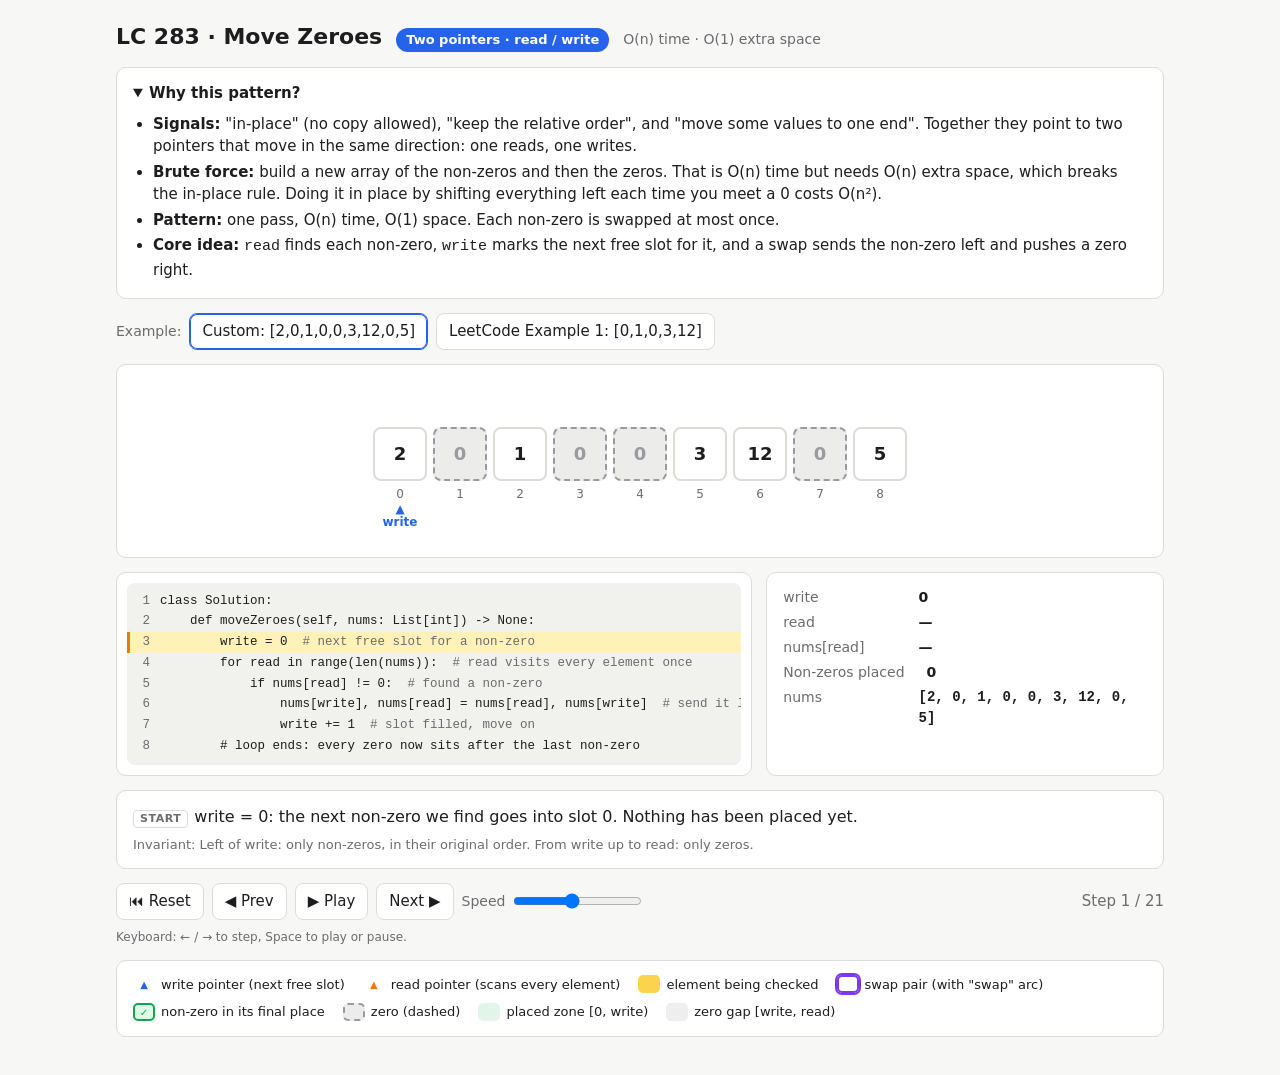
<file: archive/first-prototype/visualisations/lc-283-move-zeroes.html>
<!doctype html>
<html lang="en">
<head>
<meta charset="utf-8">
<meta name="viewport" content="width=device-width, initial-scale=1">
<title>Move Zeroes Visualiser</title>
<style>
:root {
  --bg: #f7f7f5; --panel: #ffffff; --ink: #1d1d1f; --muted: #6b6b70; --line: #dcdcd8;
  --code-bg: #f1f1ee; --code-hl: #fff2b8;
  --write: #2563eb; --read: #ea7a0c; --current: #fcd34d; --current-ink: #3b2f00;
  --swap: #7c3aed; --done: #16a34a; --done-bg: #dcfce7; --zero: #9a9aa0; --zero-bg: #ececea;
  --gap-band: rgba(120,120,130,.13); --done-band: rgba(22,163,74,.12);
}
@media (prefers-color-scheme: dark) {
  :root:not([data-theme="light"]) {
    --bg: #141416; --panel: #1d1d20; --ink: #ececef; --muted: #9c9ca4; --line: #34343a;
    --code-bg: #18181b; --code-hl: #4a3f12;
    --write: #60a5fa; --read: #fb923c; --current: #facc15; --current-ink: #2a2100;
    --swap: #a78bfa; --done: #4ade80; --done-bg: #14361f; --zero: #7c7c84; --zero-bg: #26262b;
    --gap-band: rgba(160,160,170,.12); --done-band: rgba(74,222,128,.12);
  }
}
:root[data-theme="dark"] {
  --bg: #141416; --panel: #1d1d20; --ink: #ececef; --muted: #9c9ca4; --line: #34343a;
  --code-bg: #18181b; --code-hl: #4a3f12;
  --write: #60a5fa; --read: #fb923c; --current: #facc15; --current-ink: #2a2100;
  --swap: #a78bfa; --done: #4ade80; --done-bg: #14361f; --zero: #7c7c84; --zero-bg: #26262b;
  --gap-band: rgba(160,160,170,.12); --done-band: rgba(74,222,128,.12);
}
* { box-sizing: border-box; }
body { margin: 0; background: var(--bg); color: var(--ink);
  font: 15px/1.5 system-ui, -apple-system, "Segoe UI", Roboto, sans-serif; }
.wrap { max-width: 1080px; margin: 0 auto; padding: 20px 16px 40px; }
header { display: flex; flex-wrap: wrap; align-items: baseline; gap: 8px 14px; }
h1 { font-size: 22px; margin: 0; }
.badge { background: var(--write); color: #fff; border-radius: 999px; padding: 2px 10px; font-size: 13px; font-weight: 600; }
.cx { color: var(--muted); font-size: 14px; }
.panel { background: var(--panel); border: 1px solid var(--line); border-radius: 10px; padding: 14px 16px; }
details.panel { margin-top: 14px; }
summary { cursor: pointer; font-weight: 600; }
details ul { margin: 8px 0 0; padding-left: 20px; }
details li { margin: 3px 0; }
.examples { display: flex; flex-wrap: wrap; gap: 8px; margin: 14px 0; align-items: center; }
.examples span { color: var(--muted); font-size: 14px; }
button { font: inherit; color: var(--ink); background: var(--panel); border: 1px solid var(--line);
  border-radius: 8px; padding: 6px 12px; cursor: pointer; }
button:hover { border-color: var(--muted); }
button[aria-pressed="true"] { border-color: var(--write); box-shadow: inset 0 0 0 1px var(--write); }
code, pre, .mono { font-family: ui-monospace, "SF Mono", Menlo, Consolas, monospace; }

.main { display: flex; flex-direction: column; gap: 14px; }

/* canvas */
.canvas { display: flex; flex-direction: column; justify-content: center; padding-top: 22px; overflow: hidden; }
.track { position: relative; margin: 0 auto; }
.zone { position: absolute; top: 34px; border-radius: 8px; transition: left .3s, width .3s; }
.zone.done { background: var(--done-band); }
.zone.gap { background: var(--gap-band); }
.zonelbl { position: absolute; top: 0; font-size: 11px; color: var(--muted); white-space: nowrap;
  transition: left .3s; transform: translateX(-50%); }
.arc { position: absolute; top: 22px; height: 12px; border: 2px solid var(--swap); border-bottom: 0;
  border-radius: 8px 8px 0 0; transition: opacity .2s; }
.arc span { position: absolute; top: -18px; left: 50%; transform: translateX(-50%); font-size: 11px;
  color: var(--swap); font-weight: 700; background: var(--panel); padding: 0 4px; }
.cell { position: absolute; top: 40px; display: grid; place-items: center; border-radius: 8px;
  border: 2px solid var(--line); background: var(--panel); font-weight: 700;
  transition: transform .35s ease, background .25s, border-color .25s, color .25s; }
.cell.zero { border-style: dashed; border-color: var(--zero); color: var(--zero); background: var(--zero-bg); }
.cell.done { border-color: var(--done); background: var(--done-bg); }
.track.small .cell.done::after { display: none; }
.cell.done::after { content: "✓"; position: absolute; top: -1px; right: 3px; font-size: 10px; color: var(--done); }
.cell.current { background: var(--current); color: var(--current-ink); border-color: var(--current); border-style: solid; }
.cell.swap { border-color: var(--swap); border-style: solid; box-shadow: 0 0 0 2px var(--swap); }
.idx { position: absolute; text-align: center; font-size: 12px; color: var(--muted); }
.ptr { position: absolute; text-align: center; font-size: 12px; font-weight: 700; line-height: 1.1;
  transition: left .3s, opacity .2s; }
.ptr.write { color: var(--write); }
.ptr.read { color: var(--read); }

/* side panel */
.side { display: grid; grid-template-columns: minmax(0, 1.6fr) minmax(0, 1fr); gap: 14px; }
@media (max-width: 860px) { .side { grid-template-columns: minmax(0, 1fr); } }
pre.code { margin: 0; padding: 8px 0; background: var(--code-bg); border-radius: 8px; overflow-x: auto; font-size: 12.5px; }
.ln { display: block; padding: 1px 12px 1px 0; white-space: pre; border-left: 3px solid transparent; }
.ln b { display: inline-block; width: 30px; text-align: right; padding-right: 10px; color: var(--muted); font-weight: 400; }
.ln.on { background: var(--code-hl); border-left-color: var(--read); }
.ln .c { color: var(--muted); }
.state { display: grid; grid-template-columns: auto 1fr; gap: 4px 14px; margin: 0; font-size: 14px; }
.state dt { color: var(--muted); }
.state dd { margin: 0; font-weight: 600; }
.k-write { color: var(--write); } .k-read { color: var(--read); }
#placed { display: inline-block; padding: 0 8px; border-radius: 6px; }
#placed.flash { animation: flash .7s ease-out; }
@keyframes flash { 0% { background: var(--done); color: #fff; } 100% { background: transparent; } }

.caption { margin-top: 14px; }
.caption .phase { display: inline-block; font-size: 11px; font-weight: 700; text-transform: uppercase; letter-spacing: .05em;
  color: var(--muted); border: 1px solid var(--line); border-radius: 4px; padding: 0 6px; margin-right: 6px; }
#cap { font-size: 16px; }
#inv { color: var(--muted); font-size: 13px; margin-top: 6px; }
.controls { display: flex; flex-wrap: wrap; align-items: center; gap: 8px; margin-top: 14px; }
.controls label { display: flex; align-items: center; gap: 6px; color: var(--muted); font-size: 14px; }
#counter { margin-left: auto; color: var(--muted); font-variant-numeric: tabular-nums; }
.legend { display: flex; flex-wrap: wrap; gap: 8px 18px; margin-top: 14px; font-size: 13px; }
.legend div { display: flex; align-items: center; gap: 6px; }
.sw { width: 22px; height: 18px; border-radius: 5px; border: 2px solid var(--line); display: inline-grid; place-items: center; font-size: 10px; }
.hint { color: var(--muted); font-size: 12px; margin-top: 8px; }
</style>
</head>
<body>
<div class="wrap">
  <header>
    <h1>LC 283 · Move Zeroes</h1>
    <span class="badge">Two pointers · read / write</span>
    <span class="cx">O(n) time · O(1) extra space</span>
  </header>

  <details class="panel" open>
    <summary>Why this pattern?</summary>
    <ul>
      <li><b>Signals:</b> "in-place" (no copy allowed), "keep the relative order", and "move some values to one end". Together they point to two pointers that move in the same direction: one reads, one writes.</li>
      <li><b>Brute force:</b> build a new array of the non-zeros and then the zeros. That is O(n) time but needs O(n) extra space, which breaks the in-place rule. Doing it in place by shifting everything left each time you meet a 0 costs O(n²).</li>
      <li><b>Pattern:</b> one pass, O(n) time, O(1) space. Each non-zero is swapped at most once.</li>
      <li><b>Core idea:</b> <code>read</code> finds each non-zero, <code>write</code> marks the next free slot for it, and a swap sends the non-zero left and pushes a zero right.</li>
    </ul>
  </details>

  <div class="examples" role="group" aria-label="Example input">
    <span>Example:</span>
    <button data-ex="custom" aria-pressed="true">Custom: [2,0,1,0,0,3,12,0,5]</button>
    <button data-ex="lc1" aria-pressed="false">LeetCode Example 1: [0,1,0,3,12]</button>
  </div>

  <div class="main">
    <div class="panel canvas" id="canvas"><div class="track" id="track"></div></div>
    <div class="side">
      <div class="panel" style="padding:10px">
        <pre class="code" id="code"></pre>
      </div>
      <div class="panel">
        <dl class="state">
          <dt class="k-write">write</dt><dd id="s-write"></dd>
          <dt class="k-read">read</dt><dd id="s-read"></dd>
          <dt>nums[read]</dt><dd id="s-val"></dd>
          <dt>Non-zeros placed</dt><dd><span id="placed"></span></dd>
          <dt>nums</dt><dd class="mono" id="s-nums"></dd>
        </dl>
      </div>
    </div>
  </div>

  <div class="panel caption" aria-live="polite">
    <div><span class="phase" id="phase"></span><span id="cap"></span></div>
    <div id="inv"></div>
  </div>

  <div class="controls">
    <button id="reset">⏮ Reset</button>
    <button id="prev">◀ Prev</button>
    <button id="play">▶ Play</button>
    <button id="next">Next ▶</button>
    <label>Speed <input id="speed" type="range" min="1" max="10" value="5"></label>
    <span id="counter"></span>
  </div>
  <div class="hint">Keyboard: ← / → to step, Space to play or pause.</div>

  <div class="panel legend" aria-label="Legend">
    <div><span class="sw" style="border:0;color:var(--write);font-weight:700">▲</span>write pointer (next free slot)</div>
    <div><span class="sw" style="border:0;color:var(--read);font-weight:700">▲</span>read pointer (scans every element)</div>
    <div><span class="sw" style="background:var(--current);border-color:var(--current)"></span>element being checked</div>
    <div><span class="sw" style="border-color:var(--swap);box-shadow:0 0 0 2px var(--swap)"></span>swap pair (with "swap" arc)</div>
    <div><span class="sw" style="background:var(--done-bg);border-color:var(--done);color:var(--done)">✓</span>non-zero in its final place</div>
    <div><span class="sw" style="background:var(--zero-bg);border:2px dashed var(--zero)"></span>zero (dashed)</div>
    <div><span class="sw" style="background:var(--done-band);border:0"></span>placed zone [0, write)</div>
    <div><span class="sw" style="background:var(--gap-band);border:0"></span>zero gap [write, read)</div>
  </div>
</div>

<script>
const DATA = {"custom":{"input":[2,0,1,0,0,3,12,0,5],"output":[2,1,3,12,5,0,0,0,0],"steps":[{"line":3,"phase":"init","state":{"arr":[2,0,1,0,0,3,12,0,5],"ids":[0,1,2,3,4,5,6,7,8],"pointers":{"write":0,"read":null},"placed":0},"highlight":{"roles":{}},"caption":"write = 0: the next non-zero we find goes into slot 0. Nothing has been placed yet.","invariant":"Left of write: only non-zeros, in their original order. From write up to read: only zeros.","flash":false},{"line":5,"phase":"compare","state":{"arr":[2,0,1,0,0,3,12,0,5],"ids":[0,1,2,3,4,5,6,7,8],"pointers":{"write":0,"read":0},"placed":0},"highlight":{"roles":{"0":"current"}},"caption":"nums[0] = 2 is not zero, so it belongs in the next free slot, write = 0.","invariant":"Left of write: only non-zeros, in their original order. From write up to read: only zeros.","flash":false},{"line":6,"phase":"swap","state":{"arr":[2,0,1,0,0,3,12,0,5],"ids":[0,1,2,3,4,5,6,7,8],"pointers":{"write":0,"read":0},"placed":0},"highlight":{"roles":{"0":"swap"}},"caption":"write and read both point at index 0, so the swap changes nothing: 2 is already in the right place.","invariant":"Left of write: only non-zeros, in their original order. From write up to read: only zeros.","flash":false},{"line":7,"phase":"advance","state":{"arr":[2,0,1,0,0,3,12,0,5],"ids":[0,1,2,3,4,5,6,7,8],"pointers":{"write":1,"read":0},"placed":1},"highlight":{"roles":{"0":"placed"}},"caption":"Slot 0 is filled, so write moves to 1. Non-zeros placed: 1.","invariant":"Left of write: only non-zeros, in their original order. From write up to read: only zeros.","flash":true},{"line":5,"phase":"skip","state":{"arr":[2,0,1,0,0,3,12,0,5],"ids":[0,1,2,3,4,5,6,7,8],"pointers":{"write":1,"read":1},"placed":1},"highlight":{"roles":{"1":"current"}},"caption":"nums[1] = 0. Skip it: write stays at 1, so this zero is waiting to be swapped out.","invariant":"Left of write: only non-zeros, in their original order. From write up to read: only zeros.","flash":false},{"line":5,"phase":"compare","state":{"arr":[2,0,1,0,0,3,12,0,5],"ids":[0,1,2,3,4,5,6,7,8],"pointers":{"write":1,"read":2},"placed":1},"highlight":{"roles":{"2":"current"}},"caption":"nums[2] = 1 is not zero, so it belongs in the next free slot, write = 1.","invariant":"Left of write: only non-zeros, in their original order. From write up to read: only zeros.","flash":false},{"line":6,"phase":"swap","state":{"arr":[2,1,0,0,0,3,12,0,5],"ids":[0,2,1,3,4,5,6,7,8],"pointers":{"write":1,"read":2},"placed":1},"highlight":{"roles":{"1":"swap","2":"swap"}},"caption":"Swap nums[1] = 0 with nums[2] = 1. The 1 moves left into slot 1; the 0 moves right to index 2. The order of the non-zeros does not change.","invariant":"Left of write: only non-zeros, in their original order. From write up to read: only zeros.","flash":false},{"line":7,"phase":"advance","state":{"arr":[2,1,0,0,0,3,12,0,5],"ids":[0,2,1,3,4,5,6,7,8],"pointers":{"write":2,"read":2},"placed":2},"highlight":{"roles":{"1":"placed"}},"caption":"Slot 1 is filled, so write moves to 2. Non-zeros placed: 2.","invariant":"Left of write: only non-zeros, in their original order. From write up to read: only zeros.","flash":true},{"line":5,"phase":"skip","state":{"arr":[2,1,0,0,0,3,12,0,5],"ids":[0,2,1,3,4,5,6,7,8],"pointers":{"write":2,"read":3},"placed":2},"highlight":{"roles":{"3":"current"}},"caption":"nums[3] = 0. Skip it: write stays at 2, so this zero is waiting to be swapped out.","invariant":"Left of write: only non-zeros, in their original order. From write up to read: only zeros.","flash":false},{"line":5,"phase":"skip","state":{"arr":[2,1,0,0,0,3,12,0,5],"ids":[0,2,1,3,4,5,6,7,8],"pointers":{"write":2,"read":4},"placed":2},"highlight":{"roles":{"4":"current"}},"caption":"nums[4] = 0. Skip it: write stays at 2, so this zero is waiting to be swapped out.","invariant":"Left of write: only non-zeros, in their original order. From write up to read: only zeros.","flash":false},{"line":5,"phase":"compare","state":{"arr":[2,1,0,0,0,3,12,0,5],"ids":[0,2,1,3,4,5,6,7,8],"pointers":{"write":2,"read":5},"placed":2},"highlight":{"roles":{"5":"current"}},"caption":"nums[5] = 3 is not zero, so it belongs in the next free slot, write = 2.","invariant":"Left of write: only non-zeros, in their original order. From write up to read: only zeros.","flash":false},{"line":6,"phase":"swap","state":{"arr":[2,1,3,0,0,0,12,0,5],"ids":[0,2,5,3,4,1,6,7,8],"pointers":{"write":2,"read":5},"placed":2},"highlight":{"roles":{"2":"swap","5":"swap"}},"caption":"Swap nums[2] = 0 with nums[5] = 3. The 3 moves left into slot 2; the 0 moves right to index 5. The order of the non-zeros does not change.","invariant":"Left of write: only non-zeros, in their original order. From write up to read: only zeros.","flash":false},{"line":7,"phase":"advance","state":{"arr":[2,1,3,0,0,0,12,0,5],"ids":[0,2,5,3,4,1,6,7,8],"pointers":{"write":3,"read":5},"placed":3},"highlight":{"roles":{"2":"placed"}},"caption":"Slot 2 is filled, so write moves to 3. Non-zeros placed: 3.","invariant":"Left of write: only non-zeros, in their original order. From write up to read: only zeros.","flash":true},{"line":5,"phase":"compare","state":{"arr":[2,1,3,0,0,0,12,0,5],"ids":[0,2,5,3,4,1,6,7,8],"pointers":{"write":3,"read":6},"placed":3},"highlight":{"roles":{"6":"current"}},"caption":"nums[6] = 12 is not zero, so it belongs in the next free slot, write = 3.","invariant":"Left of write: only non-zeros, in their original order. From write up to read: only zeros.","flash":false},{"line":6,"phase":"swap","state":{"arr":[2,1,3,12,0,0,0,0,5],"ids":[0,2,5,6,4,1,3,7,8],"pointers":{"write":3,"read":6},"placed":3},"highlight":{"roles":{"3":"swap","6":"swap"}},"caption":"Swap nums[3] = 0 with nums[6] = 12. The 12 moves left into slot 3; the 0 moves right to index 6. The order of the non-zeros does not change.","invariant":"Left of write: only non-zeros, in their original order. From write up to read: only zeros.","flash":false},{"line":7,"phase":"advance","state":{"arr":[2,1,3,12,0,0,0,0,5],"ids":[0,2,5,6,4,1,3,7,8],"pointers":{"write":4,"read":6},"placed":4},"highlight":{"roles":{"3":"placed"}},"caption":"Slot 3 is filled, so write moves to 4. Non-zeros placed: 4.","invariant":"Left of write: only non-zeros, in their original order. From write up to read: only zeros.","flash":true},{"line":5,"phase":"skip","state":{"arr":[2,1,3,12,0,0,0,0,5],"ids":[0,2,5,6,4,1,3,7,8],"pointers":{"write":4,"read":7},"placed":4},"highlight":{"roles":{"7":"current"}},"caption":"nums[7] = 0. Skip it: write stays at 4, so this zero is waiting to be swapped out.","invariant":"Left of write: only non-zeros, in their original order. From write up to read: only zeros.","flash":false},{"line":5,"phase":"compare","state":{"arr":[2,1,3,12,0,0,0,0,5],"ids":[0,2,5,6,4,1,3,7,8],"pointers":{"write":4,"read":8},"placed":4},"highlight":{"roles":{"8":"current"}},"caption":"nums[8] = 5 is not zero, so it belongs in the next free slot, write = 4.","invariant":"Left of write: only non-zeros, in their original order. From write up to read: only zeros.","flash":false},{"line":6,"phase":"swap","state":{"arr":[2,1,3,12,5,0,0,0,0],"ids":[0,2,5,6,8,1,3,7,4],"pointers":{"write":4,"read":8},"placed":4},"highlight":{"roles":{"4":"swap","8":"swap"}},"caption":"Swap nums[4] = 0 with nums[8] = 5. The 5 moves left into slot 4; the 0 moves right to index 8. The order of the non-zeros does not change.","invariant":"Left of write: only non-zeros, in their original order. From write up to read: only zeros.","flash":false},{"line":7,"phase":"advance","state":{"arr":[2,1,3,12,5,0,0,0,0],"ids":[0,2,5,6,8,1,3,7,4],"pointers":{"write":5,"read":8},"placed":5},"highlight":{"roles":{"4":"placed"}},"caption":"Slot 4 is filled, so write moves to 5. Non-zeros placed: 5.","invariant":"Left of write: only non-zeros, in their original order. From write up to read: only zeros.","flash":true},{"line":8,"phase":"return","state":{"arr":[2,1,3,12,5,0,0,0,0],"ids":[0,2,5,6,8,1,3,7,4],"pointers":{"write":5,"read":null},"placed":5},"highlight":{"roles":{}},"caption":"Done: [2, 1, 3, 12, 5, 0, 0, 0, 0]. Every non-zero was swapped into slots 0..4 in the order read met it, so the order is kept, and the 4 zeros are left at the end. One pass, no extra array.","invariant":"Left of write: only non-zeros, in their original order. From write up to read: only zeros.","flash":false}]},"lc1":{"input":[0,1,0,3,12],"output":[1,3,12,0,0],"steps":[{"line":3,"phase":"init","state":{"arr":[0,1,0,3,12],"ids":[0,1,2,3,4],"pointers":{"write":0,"read":null},"placed":0},"highlight":{"roles":{}},"caption":"write = 0: the next non-zero we find goes into slot 0. Nothing has been placed yet.","invariant":"Left of write: only non-zeros, in their original order. From write up to read: only zeros.","flash":false},{"line":5,"phase":"skip","state":{"arr":[0,1,0,3,12],"ids":[0,1,2,3,4],"pointers":{"write":0,"read":0},"placed":0},"highlight":{"roles":{"0":"current"}},"caption":"nums[0] = 0. Skip it: write stays at 0, so this zero is waiting to be swapped out.","invariant":"Left of write: only non-zeros, in their original order. From write up to read: only zeros.","flash":false},{"line":5,"phase":"compare","state":{"arr":[0,1,0,3,12],"ids":[0,1,2,3,4],"pointers":{"write":0,"read":1},"placed":0},"highlight":{"roles":{"1":"current"}},"caption":"nums[1] = 1 is not zero, so it belongs in the next free slot, write = 0.","invariant":"Left of write: only non-zeros, in their original order. From write up to read: only zeros.","flash":false},{"line":6,"phase":"swap","state":{"arr":[1,0,0,3,12],"ids":[1,0,2,3,4],"pointers":{"write":0,"read":1},"placed":0},"highlight":{"roles":{"0":"swap","1":"swap"}},"caption":"Swap nums[0] = 0 with nums[1] = 1. The 1 moves left into slot 0; the 0 moves right to index 1. The order of the non-zeros does not change.","invariant":"Left of write: only non-zeros, in their original order. From write up to read: only zeros.","flash":false},{"line":7,"phase":"advance","state":{"arr":[1,0,0,3,12],"ids":[1,0,2,3,4],"pointers":{"write":1,"read":1},"placed":1},"highlight":{"roles":{"0":"placed"}},"caption":"Slot 0 is filled, so write moves to 1. Non-zeros placed: 1.","invariant":"Left of write: only non-zeros, in their original order. From write up to read: only zeros.","flash":true},{"line":5,"phase":"skip","state":{"arr":[1,0,0,3,12],"ids":[1,0,2,3,4],"pointers":{"write":1,"read":2},"placed":1},"highlight":{"roles":{"2":"current"}},"caption":"nums[2] = 0. Skip it: write stays at 1, so this zero is waiting to be swapped out.","invariant":"Left of write: only non-zeros, in their original order. From write up to read: only zeros.","flash":false},{"line":5,"phase":"compare","state":{"arr":[1,0,0,3,12],"ids":[1,0,2,3,4],"pointers":{"write":1,"read":3},"placed":1},"highlight":{"roles":{"3":"current"}},"caption":"nums[3] = 3 is not zero, so it belongs in the next free slot, write = 1.","invariant":"Left of write: only non-zeros, in their original order. From write up to read: only zeros.","flash":false},{"line":6,"phase":"swap","state":{"arr":[1,3,0,0,12],"ids":[1,3,2,0,4],"pointers":{"write":1,"read":3},"placed":1},"highlight":{"roles":{"1":"swap","3":"swap"}},"caption":"Swap nums[1] = 0 with nums[3] = 3. The 3 moves left into slot 1; the 0 moves right to index 3. The order of the non-zeros does not change.","invariant":"Left of write: only non-zeros, in their original order. From write up to read: only zeros.","flash":false},{"line":7,"phase":"advance","state":{"arr":[1,3,0,0,12],"ids":[1,3,2,0,4],"pointers":{"write":2,"read":3},"placed":2},"highlight":{"roles":{"1":"placed"}},"caption":"Slot 1 is filled, so write moves to 2. Non-zeros placed: 2.","invariant":"Left of write: only non-zeros, in their original order. From write up to read: only zeros.","flash":true},{"line":5,"phase":"compare","state":{"arr":[1,3,0,0,12],"ids":[1,3,2,0,4],"pointers":{"write":2,"read":4},"placed":2},"highlight":{"roles":{"4":"current"}},"caption":"nums[4] = 12 is not zero, so it belongs in the next free slot, write = 2.","invariant":"Left of write: only non-zeros, in their original order. From write up to read: only zeros.","flash":false},{"line":6,"phase":"swap","state":{"arr":[1,3,12,0,0],"ids":[1,3,4,0,2],"pointers":{"write":2,"read":4},"placed":2},"highlight":{"roles":{"2":"swap","4":"swap"}},"caption":"Swap nums[2] = 0 with nums[4] = 12. The 12 moves left into slot 2; the 0 moves right to index 4. The order of the non-zeros does not change.","invariant":"Left of write: only non-zeros, in their original order. From write up to read: only zeros.","flash":false},{"line":7,"phase":"advance","state":{"arr":[1,3,12,0,0],"ids":[1,3,4,0,2],"pointers":{"write":3,"read":4},"placed":3},"highlight":{"roles":{"2":"placed"}},"caption":"Slot 2 is filled, so write moves to 3. Non-zeros placed: 3.","invariant":"Left of write: only non-zeros, in their original order. From write up to read: only zeros.","flash":true},{"line":8,"phase":"return","state":{"arr":[1,3,12,0,0],"ids":[1,3,4,0,2],"pointers":{"write":3,"read":null},"placed":3},"highlight":{"roles":{}},"caption":"Done: [1, 3, 12, 0, 0]. Every non-zero was swapped into slots 0..2 in the order read met it, so the order is kept, and the 2 zeros are left at the end. One pass, no extra array.","invariant":"Left of write: only non-zeros, in their original order. From write up to read: only zeros.","flash":false}]}};
const CODE = [
  ["class Solution:", ""],
  ["    def moveZeroes(self, nums: List[int]) -> None:", ""],
  ["        write = 0", "# next free slot for a non-zero"],
  ["        for read in range(len(nums)):", "# read visits every element once"],
  ["            if nums[read] != 0:", "# found a non-zero"],
  ["                nums[write], nums[read] = nums[read], nums[write]", "# send it left"],
  ["                write += 1", "# slot filled, move on"],
  ["        # loop ends: every zero now sits after the last non-zero", ""],
];
const PHASE = { init: "start", compare: "compare", skip: "skip zero", swap: "swap", advance: "write++", return: "done" };

const $ = id => document.getElementById(id);
const esc = s => s.replace(/&/g, "&amp;").replace(/</g, "&lt;");
$("code").innerHTML = CODE.map(([src, c], i) =>
  `<span class="ln" data-line="${i + 1}"><b>${i + 1}</b>${esc(src)}${c ? "  <span class=\"c\">" + esc(c) + "</span>" : ""}</span>`
).join("");

let ex = "custom", steps = DATA[ex].steps, cur = 0, timer = null, pitch = 50, nodes = {};

function build() {
  const n = DATA[ex].input.length, track = $("track");
  const avail = $("canvas").clientWidth - 34;
  pitch = Math.max(30, Math.min(60, Math.floor(avail / n)));
  const size = pitch - 6;
  track.style.width = n * pitch + "px";
  track.classList.toggle("small", pitch < 44);
  track.style.height = 40 + size + 62 + "px";
  track.style.fontSize = Math.max(13, Math.min(18, size * 0.38)) + "px";
  let html = `<div class="zone done" id="zdone"></div><div class="zone gap" id="zgap"></div>
    <div class="zonelbl" id="ldone">placed</div><div class="zonelbl" id="lgap">zeros</div>
    <div class="arc" id="arc"><span>swap</span></div>`;
  for (let i = 0; i < n; i++)
    html += `<div class="idx" style="left:${i * pitch}px;width:${pitch}px;top:${44 + size}px">${i}</div>`;
  DATA[ex].input.forEach((v, id) =>
    html += `<div class="cell" id="c${id}" style="width:${size}px;height:${size}px;left:3px">${v}</div>`);
  html += `<div class="ptr write" id="pw" style="width:${pitch}px;top:${62 + size}px">▲<br>write</div>
           <div class="ptr read" id="pr" style="width:${pitch}px;top:${88 + size}px">▲<br>read</div>`;
  track.innerHTML = html;
  track.querySelectorAll(".zone").forEach(z => z.style.height = size + 12 + "px");
  nodes = {};
  DATA[ex].input.forEach((_, id) => nodes[id] = $("c" + id));
  // place cells before first paint so they don't slide in from index 0
  steps[cur].state.ids.forEach((id, pos) => nodes[id].style.transform = `translateX(${pos * pitch}px)`);
}

function render(flash) {
  const s = steps[cur], st = s.state, n = st.arr.length;
  const w = st.pointers.write, r = st.pointers.read, last = s.phase === "return";
  // zones: [0, write) is placed; [write, read) holds zeros (at the end: [write, n))
  const gapEnd = last ? n : (r === null ? w : r);
  const swapping = s.phase === "swap" && w !== r;
  const g0 = swapping ? w + 1 : w;   // during a swap, slot write already holds the non-zero
  const zd = $("zdone"), zg = $("zgap");
  zd.style.left = "0px"; zd.style.width = w * pitch + "px"; zd.style.opacity = w ? 1 : 0;
  zg.style.left = g0 * pitch + "px"; zg.style.width = Math.max(0, gapEnd - g0) * pitch + "px";
  zg.style.opacity = gapEnd > g0 ? 1 : 0;
  $("ldone").style.left = w * pitch / 2 + "px"; $("ldone").style.opacity = w ? 1 : 0;
  $("lgap").style.left = (g0 + gapEnd) * pitch / 2 + "px"; $("lgap").style.opacity = gapEnd > g0 && !swapping ? 1 : 0;
  // swap arc between the two swapped slots
  const arc = $("arc");
  if (swapping) {
    arc.style.left = (w + 0.5) * pitch + "px"; arc.style.width = (r - w) * pitch + "px"; arc.style.opacity = 1;
  } else arc.style.opacity = 0;
  // cells, moved by identity so swaps slide
  st.ids.forEach((id, pos) => {
    const el = nodes[id], v = st.arr[pos], role = s.highlight.roles[pos];
    el.style.transform = `translateX(${pos * pitch}px)`;
    el.className = "cell" + (v === 0 ? " zero" : "") + (v !== 0 && pos < w ? " done" : "") +
      (role === "current" ? " current" : "") + (role === "swap" ? " swap" : "");
  });
  // pointers
  $("pw").style.left = Math.min(w, n - 1) * pitch + "px";
  $("pw").style.opacity = w < n ? 1 : 0.35;
  $("pr").style.left = (r === null ? 0 : r) * pitch + "px";
  $("pr").style.opacity = r === null ? 0 : 1;
  // code + state
  document.querySelectorAll(".ln").forEach(l => l.classList.toggle("on", +l.dataset.line === s.line));
  $("s-write").textContent = w;
  $("s-read").textContent = r === null ? "—" : r;
  $("s-val").textContent = r === null ? "—" : st.arr[r];
  const p = $("placed");
  p.textContent = st.placed;
  p.classList.remove("flash");
  if (flash && s.flash) { void p.offsetWidth; p.classList.add("flash"); }
  $("s-nums").textContent = "[" + st.arr.join(", ") + "]";
  $("phase").textContent = PHASE[s.phase];
  $("cap").textContent = s.caption;
  $("inv").textContent = "Invariant: " + s.invariant;
  $("counter").textContent = `Step ${cur + 1} / ${steps.length}`;
  $("prev").disabled = cur === 0;
  $("next").disabled = cur === steps.length - 1;
}

function go(i, flash) { cur = Math.max(0, Math.min(steps.length - 1, i)); render(flash); }
function delay() { return 2200 - $("speed").value * 200; }
function stop() { clearTimeout(timer); timer = null; $("play").textContent = "▶ Play"; }
function tick() {
  if (cur >= steps.length - 1) return stop();
  go(cur + 1, true);
  timer = setTimeout(tick, delay());
}
function toggle() {
  if (timer) return stop();
  if (cur >= steps.length - 1) go(0);
  $("play").textContent = "⏸ Pause";
  timer = setTimeout(tick, Math.min(400, delay()));
}
function load(name) {
  stop(); ex = name; steps = DATA[ex].steps; cur = 0;
  document.querySelectorAll("[data-ex]").forEach(b => b.setAttribute("aria-pressed", b.dataset.ex === ex));
  build(); render(false);
}

$("reset").onclick = () => { stop(); go(0); };
$("prev").onclick = () => { stop(); go(cur - 1); };
$("next").onclick = () => { stop(); go(cur + 1, true); };
$("play").onclick = toggle;
document.querySelectorAll("button").forEach(b => b.addEventListener("click", () => b.blur()));
document.querySelectorAll("[data-ex]").forEach(b => b.addEventListener("click", () => load(b.dataset.ex)));
document.addEventListener("keydown", e => {
  if (e.target.tagName === "INPUT") return;
  if (e.key === "ArrowRight") { stop(); go(cur + 1, true); }
  else if (e.key === "ArrowLeft") { stop(); go(cur - 1); }
  else if (e.key === " ") { e.preventDefault(); toggle(); }
});
let rt; window.addEventListener("resize", () => { clearTimeout(rt); rt = setTimeout(() => { build(); render(false); }, 120); });
load("custom");
</script>
</body>
</html>
</file>
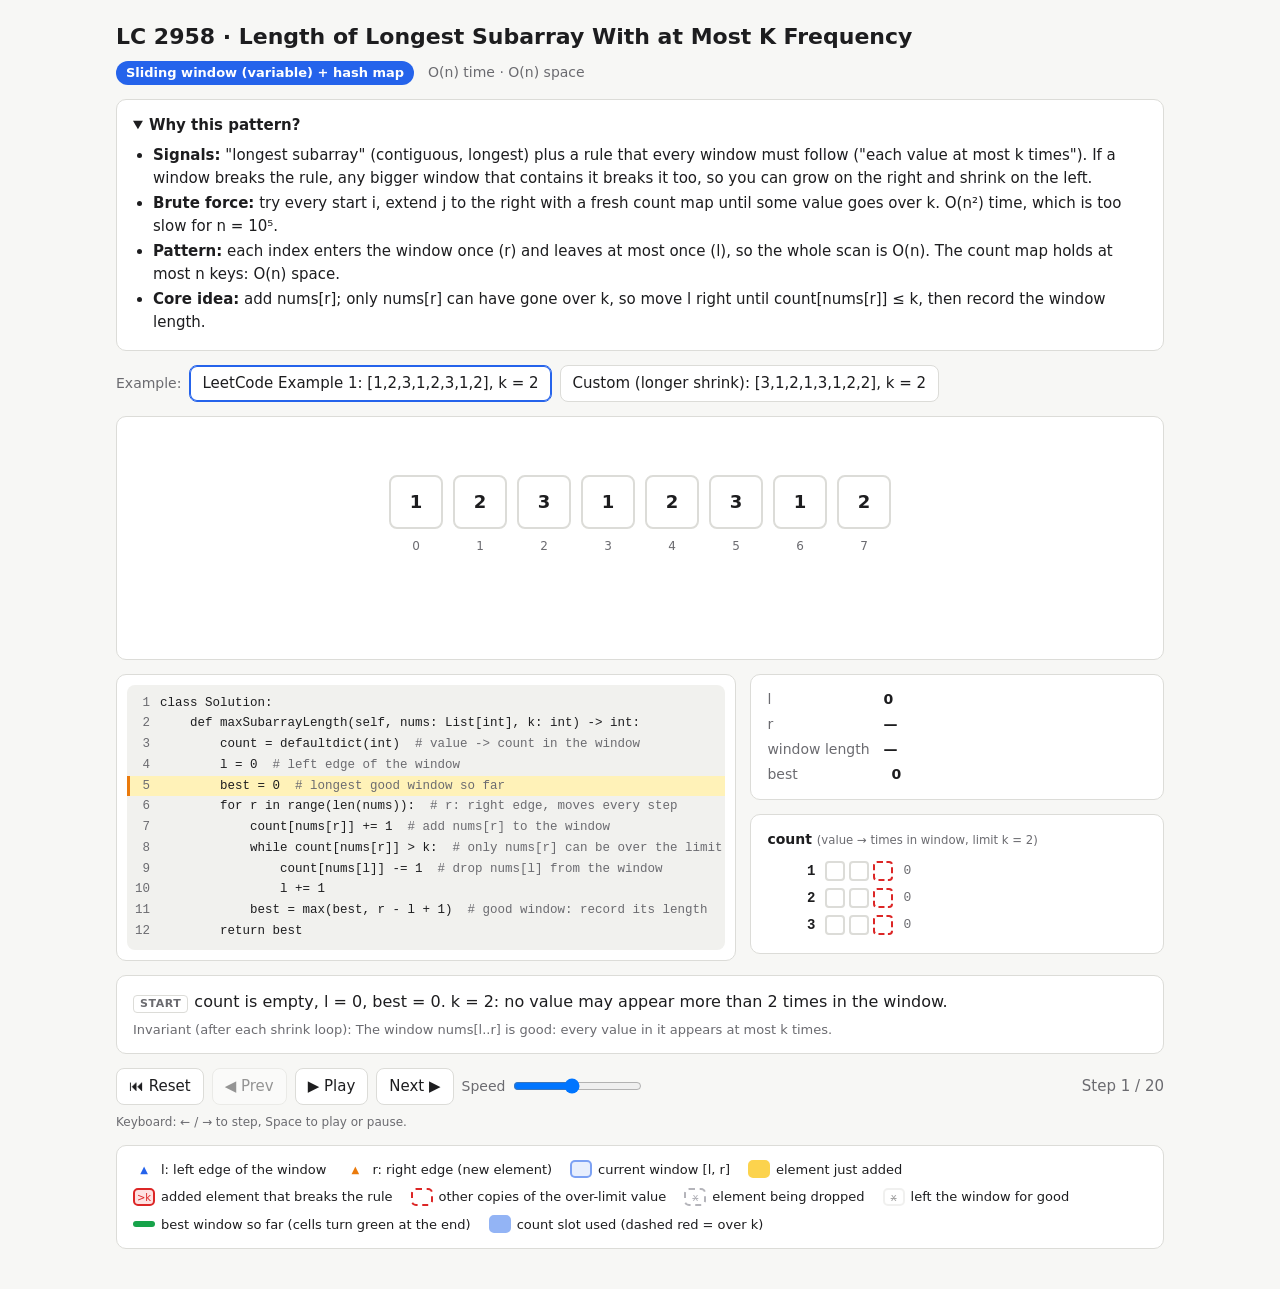
<file: archive/first-prototype/visualisations/lc-2958-longest-subarray-at-most-k-frequency.html>
<!doctype html>
<html lang="en">
<head>
<meta charset="utf-8">
<meta name="viewport" content="width=device-width, initial-scale=1">
<title>Longest K-Frequency Subarray</title>
<style>
:root {
  --bg: #f7f7f5; --panel: #ffffff; --ink: #1d1d1f; --muted: #6b6b70; --line: #dcdcd8;
  --code-bg: #f1f1ee; --code-hl: #fff2b8;
  --l: #2563eb; --r: #ea7a0c; --current: #fcd34d; --current-ink: #3b2f00;
  --conflict: #dc2626; --conflict-bg: #fee2e2; --done: #16a34a;
  --win-band: rgba(37,99,235,.10); --win-edge: rgba(37,99,235,.55);
  --fill: #93b4f5; --gone: #b4b4ba;
}
@media (prefers-color-scheme: dark) {
  :root:not([data-theme="light"]) {
    --bg: #141416; --panel: #1d1d20; --ink: #ececef; --muted: #9c9ca4; --line: #34343a;
    --code-bg: #18181b; --code-hl: #4a3f12;
    --l: #60a5fa; --r: #fb923c; --current: #facc15; --current-ink: #2a2100;
    --conflict: #f87171; --conflict-bg: #3f1a1a; --done: #4ade80;
    --win-band: rgba(96,165,250,.13); --win-edge: rgba(96,165,250,.6);
    --fill: #3b5f9e; --gone: #55555c;
  }
}
:root[data-theme="dark"] {
  --bg: #141416; --panel: #1d1d20; --ink: #ececef; --muted: #9c9ca4; --line: #34343a;
  --code-bg: #18181b; --code-hl: #4a3f12;
  --l: #60a5fa; --r: #fb923c; --current: #facc15; --current-ink: #2a2100;
  --conflict: #f87171; --conflict-bg: #3f1a1a; --done: #4ade80;
  --win-band: rgba(96,165,250,.13); --win-edge: rgba(96,165,250,.6);
  --fill: #3b5f9e; --gone: #55555c;
}
* { box-sizing: border-box; }
body { margin: 0; background: var(--bg); color: var(--ink);
  font: 15px/1.5 system-ui, -apple-system, "Segoe UI", Roboto, sans-serif; }
.wrap { max-width: 1080px; margin: 0 auto; padding: 20px 16px 40px; }
header { display: flex; flex-wrap: wrap; align-items: baseline; gap: 8px 14px; }
h1 { font-size: 22px; margin: 0; }
.badge { background: var(--l); color: #fff; border-radius: 999px; padding: 2px 10px; font-size: 13px; font-weight: 600; }
.cx { color: var(--muted); font-size: 14px; }
.panel { background: var(--panel); border: 1px solid var(--line); border-radius: 10px; padding: 14px 16px; }
details.panel { margin-top: 14px; }
summary { cursor: pointer; font-weight: 600; }
details ul { margin: 8px 0 0; padding-left: 20px; }
details li { margin: 3px 0; }
.examples { display: flex; flex-wrap: wrap; gap: 8px; margin: 14px 0; align-items: center; }
.examples span { color: var(--muted); font-size: 14px; }
button { font: inherit; color: var(--ink); background: var(--panel); border: 1px solid var(--line);
  border-radius: 8px; padding: 6px 12px; cursor: pointer; }
button:hover { border-color: var(--muted); }
button:disabled { opacity: .45; cursor: default; }
button[aria-pressed="true"] { border-color: var(--l); box-shadow: inset 0 0 0 1px var(--l); }
code, pre, .mono { font-family: ui-monospace, "SF Mono", Menlo, Consolas, monospace; }

.main { display: flex; flex-direction: column; gap: 14px; }
.lower { display: grid; grid-template-columns: minmax(0, 1.5fr) minmax(0, 1fr); gap: 14px; }
.stack { display: flex; flex-direction: column; gap: 14px; min-width: 0; }

/* canvas */
.canvas { padding: 26px 16px 14px; }
.track { position: relative; margin: 0 auto; }
.win { position: absolute; top: 24px; border: 2px solid var(--win-edge); background: var(--win-band);
  border-radius: 10px; transition: left .3s, width .3s, opacity .2s; }
.winlbl { position: absolute; top: 0; font-size: 12px; color: var(--l); font-weight: 600; white-space: nowrap;
  transform: translateX(-50%); transition: left .3s, opacity .2s; }
.cell { position: absolute; top: 32px; display: grid; place-items: center; border-radius: 8px;
  border: 2px solid var(--line); background: var(--panel); font-weight: 700; font-size: 18px;
  transition: background .25s, border-color .25s, color .25s, opacity .25s; }
.cell.out { opacity: .4; color: var(--gone); text-decoration: line-through; }
.cell.current { background: var(--current); color: var(--current-ink); border-color: var(--current); }
.cell.conflict { background: var(--conflict-bg); border-color: var(--conflict); color: var(--conflict); }
.cell.dup { border-color: var(--conflict); border-style: dashed; }
.cell.removed { opacity: .55; color: var(--gone); text-decoration: line-through; border-style: dashed; border-color: var(--gone); }
.cell.best { border-color: var(--done); background: color-mix(in srgb, var(--done) 16%, var(--panel)); }
.cell .tag { position: absolute; top: -9px; right: -6px; font-size: 10px; line-height: 14px; padding: 0 4px; border-radius: 7px;
  background: var(--conflict); color: #fff; text-decoration: none; }
.idx { position: absolute; text-align: center; font-size: 12px; color: var(--muted); }
.ptr { position: absolute; text-align: center; font-size: 12px; font-weight: 700; line-height: 1.1; transition: left .3s, opacity .2s; }
.ptr.l { color: var(--l); } .ptr.r { color: var(--r); }
.bestbar { position: absolute; height: 6px; border-radius: 3px; background: var(--done); transition: left .3s, width .3s, opacity .2s; }
.bestlbl { position: absolute; font-size: 12px; color: var(--done); font-weight: 600; white-space: nowrap; transition: left .3s, opacity .2s; }

/* code */
pre.code { margin: 0; padding: 8px 0; background: var(--code-bg); border-radius: 8px; overflow-x: auto; font-size: 12.5px; }
.ln { display: block; padding: 1px 12px 1px 0; white-space: pre; border-left: 3px solid transparent; }
.ln b { display: inline-block; width: 30px; text-align: right; padding-right: 10px; color: var(--muted); font-weight: 400; }
.ln.on { background: var(--code-hl); border-left-color: var(--r); }
.ln .c { color: var(--muted); }

/* state + map */
.state { display: grid; grid-template-columns: auto 1fr; gap: 4px 14px; margin: 0; font-size: 14px; }
.state dt { color: var(--muted); }
.state dd { margin: 0; font-weight: 600; }
.k-l { color: var(--l); } .k-r { color: var(--r); }
#best { display: inline-block; padding: 0 8px; border-radius: 6px; }
#best.flash { animation: flash .7s ease-out; }
@keyframes flash { 0% { background: var(--done); color: #fff; } 100% { background: transparent; } }
h3 { margin: 0 0 8px; font-size: 14px; }
h3 small { color: var(--muted); font-weight: 400; }
.maprow { display: flex; align-items: center; gap: 10px; padding: 3px 6px; border-radius: 6px; font-size: 14px; }
.maprow.over { background: var(--conflict-bg); }
.maprow .key { width: 42px; text-align: right; font-weight: 700; }
.slots { display: flex; gap: 4px; }
.slot { width: 20px; height: 20px; border-radius: 4px; border: 2px solid var(--line); transition: background .2s; }
.slot.on { background: var(--fill); border-color: var(--fill); }
.slot.extra { border-style: dashed; border-color: var(--conflict); }
.slot.extra.on { background: var(--conflict); }
.maprow .num { color: var(--muted); font-size: 13px; }
.maprow.over .num { color: var(--conflict); font-weight: 700; }

.caption { margin-top: 14px; }
.caption .phase { display: inline-block; font-size: 11px; font-weight: 700; text-transform: uppercase; letter-spacing: .05em;
  color: var(--muted); border: 1px solid var(--line); border-radius: 4px; padding: 0 6px; margin-right: 6px; }
#cap { font-size: 16px; }
#inv { color: var(--muted); font-size: 13px; margin-top: 6px; }
.controls { display: flex; flex-wrap: wrap; align-items: center; gap: 8px; margin-top: 14px; }
.controls label { display: flex; align-items: center; gap: 6px; color: var(--muted); font-size: 14px; }
#counter { margin-left: auto; color: var(--muted); font-variant-numeric: tabular-nums; }
.legend { display: flex; flex-wrap: wrap; gap: 8px 18px; margin-top: 14px; font-size: 13px; }
.legend div { display: flex; align-items: center; gap: 6px; }
.sw { width: 22px; height: 18px; border-radius: 5px; border: 2px solid var(--line); display: inline-grid; place-items: center; font-size: 10px; }
.hint { color: var(--muted); font-size: 12px; margin-top: 8px; }
</style>
</head>
<body>
<div class="wrap">
  <header>
    <h1>LC 2958 · Length of Longest Subarray With at Most K Frequency</h1>
    <span class="badge">Sliding window (variable) + hash map</span>
    <span class="cx">O(n) time · O(n) space</span>
  </header>

  <details class="panel" open>
    <summary>Why this pattern?</summary>
    <ul>
      <li><b>Signals:</b> "longest subarray" (contiguous, longest) plus a rule that every window must follow ("each value at most k times"). If a window breaks the rule, any bigger window that contains it breaks it too, so you can grow on the right and shrink on the left.</li>
      <li><b>Brute force:</b> try every start i, extend j to the right with a fresh count map until some value goes over k. O(n²) time, which is too slow for n = 10⁵.</li>
      <li><b>Pattern:</b> each index enters the window once (r) and leaves at most once (l), so the whole scan is O(n). The count map holds at most n keys: O(n) space.</li>
      <li><b>Core idea:</b> add nums[r]; only nums[r] can have gone over k, so move l right until count[nums[r]] ≤ k, then record the window length.</li>
    </ul>
  </details>

  <div class="examples" role="group" aria-label="Example input">
    <span>Example:</span>
    <button data-ex="lc1" aria-pressed="true">LeetCode Example 1: [1,2,3,1,2,3,1,2], k = 2</button>
    <button data-ex="custom" aria-pressed="false">Custom (longer shrink): [3,1,2,1,3,1,2,2], k = 2</button>
  </div>

  <div class="main">
    <div class="panel canvas"><div class="track" id="track"></div></div>
    <div class="lower">
      <div class="panel" style="padding:10px"><pre class="code" id="code"></pre></div>
      <div class="stack">
        <div class="panel">
          <dl class="state">
            <dt class="k-l">l</dt><dd id="s-l"></dd>
            <dt class="k-r">r</dt><dd id="s-r"></dd>
            <dt>window length</dt><dd id="s-len"></dd>
            <dt>best</dt><dd><span id="best"></span></dd>
          </dl>
        </div>
        <div class="panel">
          <h3>count <small>(value → times in window, limit k = <span id="kval"></span>)</small></h3>
          <div id="map"></div>
        </div>
      </div>
    </div>
  </div>

  <div class="panel caption" aria-live="polite">
    <div><span class="phase" id="phase"></span><span id="cap"></span></div>
    <div id="inv"></div>
  </div>

  <div class="controls">
    <button id="reset">⏮ Reset</button>
    <button id="prev">◀ Prev</button>
    <button id="play">▶ Play</button>
    <button id="next">Next ▶</button>
    <label>Speed <input id="speed" type="range" min="1" max="10" value="5"></label>
    <span id="counter"></span>
  </div>
  <div class="hint">Keyboard: ← / → to step, Space to play or pause.</div>

  <div class="panel legend" aria-label="Legend">
    <div><span class="sw" style="border:0;color:var(--l);font-weight:700">▲</span>l: left edge of the window</div>
    <div><span class="sw" style="border:0;color:var(--r);font-weight:700">▲</span>r: right edge (new element)</div>
    <div><span class="sw" style="background:var(--win-band);border-color:var(--win-edge)"></span>current window [l, r]</div>
    <div><span class="sw" style="background:var(--current);border-color:var(--current)"></span>element just added</div>
    <div><span class="sw" style="background:var(--conflict-bg);border-color:var(--conflict);color:var(--conflict)">&gt;k</span>added element that breaks the rule</div>
    <div><span class="sw" style="border:2px dashed var(--conflict)"></span>other copies of the over-limit value</div>
    <div><span class="sw" style="border:2px dashed var(--gone);color:var(--gone);text-decoration:line-through">x</span>element being dropped</div>
    <div><span class="sw" style="opacity:.4;text-decoration:line-through">x</span>left the window for good</div>
    <div><span class="sw" style="border:0;background:var(--done);height:6px"></span>best window so far (cells turn green at the end)</div>
    <div><span class="sw" style="background:var(--fill);border-color:var(--fill)"></span>count slot used (dashed red = over k)</div>
  </div>
</div>

<script>
const DATA = {"lc1":{"input":[1,2,3,1,2,3,1,2],"k":2,"output":6,"steps":[{"line":5,"phase":"init","state":{"arr":[1,2,3,1,2,3,1,2],"k":2,"pointers":{"l":0,"r":null},"window":null,"map":{"1":0,"2":0,"3":0},"order":[1,2,3],"best":0,"bestWindow":null},"highlight":{"roles":{},"over":null},"caption":"count is empty, l = 0, best = 0. k = 2: no value may appear more than 2 times in the window.","invariant":"The window nums[l..r] is good: every value in it appears at most k times.","flash":false},{"line":7,"phase":"expand","state":{"arr":[1,2,3,1,2,3,1,2],"k":2,"pointers":{"l":0,"r":0},"window":[0,0],"map":{"1":1,"2":0,"3":0},"order":[1,2,3],"best":0,"bestWindow":null},"highlight":{"roles":{"0":"current"},"over":null},"caption":"r = 0: add 1. count[1] = 1 \u2264 k = 2, so the window [0, 0] is still good.","invariant":"The window nums[l..r] is good: every value in it appears at most k times.","flash":false},{"line":11,"phase":"update","state":{"arr":[1,2,3,1,2,3,1,2],"k":2,"pointers":{"l":0,"r":0},"window":[0,0],"map":{"1":1,"2":0,"3":0},"order":[1,2,3],"best":1,"bestWindow":[0,0]},"highlight":{"roles":{},"over":null},"caption":"Window [0, 0] has length 1 > old best, so best = 1.","invariant":"The window nums[l..r] is good: every value in it appears at most k times.","flash":true},{"line":7,"phase":"expand","state":{"arr":[1,2,3,1,2,3,1,2],"k":2,"pointers":{"l":0,"r":1},"window":[0,1],"map":{"1":1,"2":1,"3":0},"order":[1,2,3],"best":1,"bestWindow":[0,0]},"highlight":{"roles":{"1":"current"},"over":null},"caption":"r = 1: add 2. count[2] = 1 \u2264 k = 2, so the window [0, 1] is still good.","invariant":"The window nums[l..r] is good: every value in it appears at most k times.","flash":false},{"line":11,"phase":"update","state":{"arr":[1,2,3,1,2,3,1,2],"k":2,"pointers":{"l":0,"r":1},"window":[0,1],"map":{"1":1,"2":1,"3":0},"order":[1,2,3],"best":2,"bestWindow":[0,1]},"highlight":{"roles":{},"over":null},"caption":"Window [0, 1] has length 2 > old best, so best = 2.","invariant":"The window nums[l..r] is good: every value in it appears at most k times.","flash":true},{"line":7,"phase":"expand","state":{"arr":[1,2,3,1,2,3,1,2],"k":2,"pointers":{"l":0,"r":2},"window":[0,2],"map":{"1":1,"2":1,"3":1},"order":[1,2,3],"best":2,"bestWindow":[0,1]},"highlight":{"roles":{"2":"current"},"over":null},"caption":"r = 2: add 3. count[3] = 1 \u2264 k = 2, so the window [0, 2] is still good.","invariant":"The window nums[l..r] is good: every value in it appears at most k times.","flash":false},{"line":11,"phase":"update","state":{"arr":[1,2,3,1,2,3,1,2],"k":2,"pointers":{"l":0,"r":2},"window":[0,2],"map":{"1":1,"2":1,"3":1},"order":[1,2,3],"best":3,"bestWindow":[0,2]},"highlight":{"roles":{},"over":null},"caption":"Window [0, 2] has length 3 > old best, so best = 3.","invariant":"The window nums[l..r] is good: every value in it appears at most k times.","flash":true},{"line":7,"phase":"expand","state":{"arr":[1,2,3,1,2,3,1,2],"k":2,"pointers":{"l":0,"r":3},"window":[0,3],"map":{"1":2,"2":1,"3":1},"order":[1,2,3],"best":3,"bestWindow":[0,2]},"highlight":{"roles":{"3":"current"},"over":null},"caption":"r = 3: add 1. count[1] = 2 \u2264 k = 2, so the window [0, 3] is still good.","invariant":"The window nums[l..r] is good: every value in it appears at most k times.","flash":false},{"line":11,"phase":"update","state":{"arr":[1,2,3,1,2,3,1,2],"k":2,"pointers":{"l":0,"r":3},"window":[0,3],"map":{"1":2,"2":1,"3":1},"order":[1,2,3],"best":4,"bestWindow":[0,3]},"highlight":{"roles":{},"over":null},"caption":"Window [0, 3] has length 4 > old best, so best = 4.","invariant":"The window nums[l..r] is good: every value in it appears at most k times.","flash":true},{"line":7,"phase":"expand","state":{"arr":[1,2,3,1,2,3,1,2],"k":2,"pointers":{"l":0,"r":4},"window":[0,4],"map":{"1":2,"2":2,"3":1},"order":[1,2,3],"best":4,"bestWindow":[0,3]},"highlight":{"roles":{"4":"current"},"over":null},"caption":"r = 4: add 2. count[2] = 2 \u2264 k = 2, so the window [0, 4] is still good.","invariant":"The window nums[l..r] is good: every value in it appears at most k times.","flash":false},{"line":11,"phase":"update","state":{"arr":[1,2,3,1,2,3,1,2],"k":2,"pointers":{"l":0,"r":4},"window":[0,4],"map":{"1":2,"2":2,"3":1},"order":[1,2,3],"best":5,"bestWindow":[0,4]},"highlight":{"roles":{},"over":null},"caption":"Window [0, 4] has length 5 > old best, so best = 5.","invariant":"The window nums[l..r] is good: every value in it appears at most k times.","flash":true},{"line":7,"phase":"expand","state":{"arr":[1,2,3,1,2,3,1,2],"k":2,"pointers":{"l":0,"r":5},"window":[0,5],"map":{"1":2,"2":2,"3":2},"order":[1,2,3],"best":5,"bestWindow":[0,4]},"highlight":{"roles":{"5":"current"},"over":null},"caption":"r = 5: add 3. count[3] = 2 \u2264 k = 2, so the window [0, 5] is still good.","invariant":"The window nums[l..r] is good: every value in it appears at most k times.","flash":false},{"line":11,"phase":"update","state":{"arr":[1,2,3,1,2,3,1,2],"k":2,"pointers":{"l":0,"r":5},"window":[0,5],"map":{"1":2,"2":2,"3":2},"order":[1,2,3],"best":6,"bestWindow":[0,5]},"highlight":{"roles":{},"over":null},"caption":"Window [0, 5] has length 6 > old best, so best = 6.","invariant":"The window nums[l..r] is good: every value in it appears at most k times.","flash":true},{"line":7,"phase":"expand","state":{"arr":[1,2,3,1,2,3,1,2],"k":2,"pointers":{"l":0,"r":6},"window":[0,6],"map":{"1":3,"2":2,"3":2},"order":[1,2,3],"best":6,"bestWindow":[0,5]},"highlight":{"roles":{"6":"conflict"},"over":1},"caption":"r = 6: add 1. count[1] is now 3 > k = 2, so the window is no longer good and must shrink from the left.","invariant":"The window nums[l..r] is good: every value in it appears at most k times.","flash":false},{"line":9,"phase":"shrink","state":{"arr":[1,2,3,1,2,3,1,2],"k":2,"pointers":{"l":1,"r":6},"window":[1,6],"map":{"1":2,"2":2,"3":2},"order":[1,2,3],"best":6,"bestWindow":[0,5]},"highlight":{"roles":{"0":"removed"},"over":null},"caption":"Drop nums[0] = 1, l moves to 1. count[1] = 2 \u2264 k, so the window [1, 6] is good again.","invariant":"The window nums[l..r] is good: every value in it appears at most k times.","flash":false},{"line":11,"phase":"compare","state":{"arr":[1,2,3,1,2,3,1,2],"k":2,"pointers":{"l":1,"r":6},"window":[1,6],"map":{"1":2,"2":2,"3":2},"order":[1,2,3],"best":6,"bestWindow":[0,5]},"highlight":{"roles":{},"over":null},"caption":"Window [1, 6] has length 6, not longer than best = 6. best stays.","invariant":"The window nums[l..r] is good: every value in it appears at most k times.","flash":false},{"line":7,"phase":"expand","state":{"arr":[1,2,3,1,2,3,1,2],"k":2,"pointers":{"l":1,"r":7},"window":[1,7],"map":{"1":2,"2":3,"3":2},"order":[1,2,3],"best":6,"bestWindow":[0,5]},"highlight":{"roles":{"7":"conflict"},"over":2},"caption":"r = 7: add 2. count[2] is now 3 > k = 2, so the window is no longer good and must shrink from the left.","invariant":"The window nums[l..r] is good: every value in it appears at most k times.","flash":false},{"line":9,"phase":"shrink","state":{"arr":[1,2,3,1,2,3,1,2],"k":2,"pointers":{"l":2,"r":7},"window":[2,7],"map":{"1":2,"2":2,"3":2},"order":[1,2,3],"best":6,"bestWindow":[0,5]},"highlight":{"roles":{"1":"removed"},"over":null},"caption":"Drop nums[1] = 2, l moves to 2. count[2] = 2 \u2264 k, so the window [2, 7] is good again.","invariant":"The window nums[l..r] is good: every value in it appears at most k times.","flash":false},{"line":11,"phase":"compare","state":{"arr":[1,2,3,1,2,3,1,2],"k":2,"pointers":{"l":2,"r":7},"window":[2,7],"map":{"1":2,"2":2,"3":2},"order":[1,2,3],"best":6,"bestWindow":[0,5]},"highlight":{"roles":{},"over":null},"caption":"Window [2, 7] has length 6, not longer than best = 6. best stays.","invariant":"The window nums[l..r] is good: every value in it appears at most k times.","flash":false},{"line":12,"phase":"return","state":{"arr":[1,2,3,1,2,3,1,2],"k":2,"pointers":{"l":2,"r":null},"window":null,"map":{"1":2,"2":2,"3":2},"order":[1,2,3],"best":6,"bestWindow":[0,5]},"highlight":{"roles":{},"over":null},"caption":"Return best = 6, the window [0, 5]. Every good window was checked at its right end r, and l only moved right when it had to, so no longer good window was missed.","invariant":"The window nums[l..r] is good: every value in it appears at most k times.","flash":false}]},"custom":{"input":[3,1,2,1,3,1,2,2],"k":2,"output":5,"steps":[{"line":5,"phase":"init","state":{"arr":[3,1,2,1,3,1,2,2],"k":2,"pointers":{"l":0,"r":null},"window":null,"map":{"3":0,"1":0,"2":0},"order":[3,1,2],"best":0,"bestWindow":null},"highlight":{"roles":{},"over":null},"caption":"count is empty, l = 0, best = 0. k = 2: no value may appear more than 2 times in the window.","invariant":"The window nums[l..r] is good: every value in it appears at most k times.","flash":false},{"line":7,"phase":"expand","state":{"arr":[3,1,2,1,3,1,2,2],"k":2,"pointers":{"l":0,"r":0},"window":[0,0],"map":{"3":1,"1":0,"2":0},"order":[3,1,2],"best":0,"bestWindow":null},"highlight":{"roles":{"0":"current"},"over":null},"caption":"r = 0: add 3. count[3] = 1 \u2264 k = 2, so the window [0, 0] is still good.","invariant":"The window nums[l..r] is good: every value in it appears at most k times.","flash":false},{"line":11,"phase":"update","state":{"arr":[3,1,2,1,3,1,2,2],"k":2,"pointers":{"l":0,"r":0},"window":[0,0],"map":{"3":1,"1":0,"2":0},"order":[3,1,2],"best":1,"bestWindow":[0,0]},"highlight":{"roles":{},"over":null},"caption":"Window [0, 0] has length 1 > old best, so best = 1.","invariant":"The window nums[l..r] is good: every value in it appears at most k times.","flash":true},{"line":7,"phase":"expand","state":{"arr":[3,1,2,1,3,1,2,2],"k":2,"pointers":{"l":0,"r":1},"window":[0,1],"map":{"3":1,"1":1,"2":0},"order":[3,1,2],"best":1,"bestWindow":[0,0]},"highlight":{"roles":{"1":"current"},"over":null},"caption":"r = 1: add 1. count[1] = 1 \u2264 k = 2, so the window [0, 1] is still good.","invariant":"The window nums[l..r] is good: every value in it appears at most k times.","flash":false},{"line":11,"phase":"update","state":{"arr":[3,1,2,1,3,1,2,2],"k":2,"pointers":{"l":0,"r":1},"window":[0,1],"map":{"3":1,"1":1,"2":0},"order":[3,1,2],"best":2,"bestWindow":[0,1]},"highlight":{"roles":{},"over":null},"caption":"Window [0, 1] has length 2 > old best, so best = 2.","invariant":"The window nums[l..r] is good: every value in it appears at most k times.","flash":true},{"line":7,"phase":"expand","state":{"arr":[3,1,2,1,3,1,2,2],"k":2,"pointers":{"l":0,"r":2},"window":[0,2],"map":{"3":1,"1":1,"2":1},"order":[3,1,2],"best":2,"bestWindow":[0,1]},"highlight":{"roles":{"2":"current"},"over":null},"caption":"r = 2: add 2. count[2] = 1 \u2264 k = 2, so the window [0, 2] is still good.","invariant":"The window nums[l..r] is good: every value in it appears at most k times.","flash":false},{"line":11,"phase":"update","state":{"arr":[3,1,2,1,3,1,2,2],"k":2,"pointers":{"l":0,"r":2},"window":[0,2],"map":{"3":1,"1":1,"2":1},"order":[3,1,2],"best":3,"bestWindow":[0,2]},"highlight":{"roles":{},"over":null},"caption":"Window [0, 2] has length 3 > old best, so best = 3.","invariant":"The window nums[l..r] is good: every value in it appears at most k times.","flash":true},{"line":7,"phase":"expand","state":{"arr":[3,1,2,1,3,1,2,2],"k":2,"pointers":{"l":0,"r":3},"window":[0,3],"map":{"3":1,"1":2,"2":1},"order":[3,1,2],"best":3,"bestWindow":[0,2]},"highlight":{"roles":{"3":"current"},"over":null},"caption":"r = 3: add 1. count[1] = 2 \u2264 k = 2, so the window [0, 3] is still good.","invariant":"The window nums[l..r] is good: every value in it appears at most k times.","flash":false},{"line":11,"phase":"update","state":{"arr":[3,1,2,1,3,1,2,2],"k":2,"pointers":{"l":0,"r":3},"window":[0,3],"map":{"3":1,"1":2,"2":1},"order":[3,1,2],"best":4,"bestWindow":[0,3]},"highlight":{"roles":{},"over":null},"caption":"Window [0, 3] has length 4 > old best, so best = 4.","invariant":"The window nums[l..r] is good: every value in it appears at most k times.","flash":true},{"line":7,"phase":"expand","state":{"arr":[3,1,2,1,3,1,2,2],"k":2,"pointers":{"l":0,"r":4},"window":[0,4],"map":{"3":2,"1":2,"2":1},"order":[3,1,2],"best":4,"bestWindow":[0,3]},"highlight":{"roles":{"4":"current"},"over":null},"caption":"r = 4: add 3. count[3] = 2 \u2264 k = 2, so the window [0, 4] is still good.","invariant":"The window nums[l..r] is good: every value in it appears at most k times.","flash":false},{"line":11,"phase":"update","state":{"arr":[3,1,2,1,3,1,2,2],"k":2,"pointers":{"l":0,"r":4},"window":[0,4],"map":{"3":2,"1":2,"2":1},"order":[3,1,2],"best":5,"bestWindow":[0,4]},"highlight":{"roles":{},"over":null},"caption":"Window [0, 4] has length 5 > old best, so best = 5.","invariant":"The window nums[l..r] is good: every value in it appears at most k times.","flash":true},{"line":7,"phase":"expand","state":{"arr":[3,1,2,1,3,1,2,2],"k":2,"pointers":{"l":0,"r":5},"window":[0,5],"map":{"3":2,"1":3,"2":1},"order":[3,1,2],"best":5,"bestWindow":[0,4]},"highlight":{"roles":{"5":"conflict"},"over":1},"caption":"r = 5: add 1. count[1] is now 3 > k = 2, so the window is no longer good and must shrink from the left.","invariant":"The window nums[l..r] is good: every value in it appears at most k times.","flash":false},{"line":9,"phase":"shrink","state":{"arr":[3,1,2,1,3,1,2,2],"k":2,"pointers":{"l":1,"r":5},"window":[1,5],"map":{"3":1,"1":3,"2":1},"order":[3,1,2],"best":5,"bestWindow":[0,4]},"highlight":{"roles":{"0":"removed"},"over":1},"caption":"Drop nums[0] = 3, l moves to 1. It is not a 1, so count[1] is still 3 > k: keep shrinking.","invariant":"The window nums[l..r] is good: every value in it appears at most k times.","flash":false},{"line":9,"phase":"shrink","state":{"arr":[3,1,2,1,3,1,2,2],"k":2,"pointers":{"l":2,"r":5},"window":[2,5],"map":{"3":1,"1":2,"2":1},"order":[3,1,2],"best":5,"bestWindow":[0,4]},"highlight":{"roles":{"1":"removed"},"over":null},"caption":"Drop nums[1] = 1, l moves to 2. count[1] = 2 \u2264 k, so the window [2, 5] is good again.","invariant":"The window nums[l..r] is good: every value in it appears at most k times.","flash":false},{"line":11,"phase":"compare","state":{"arr":[3,1,2,1,3,1,2,2],"k":2,"pointers":{"l":2,"r":5},"window":[2,5],"map":{"3":1,"1":2,"2":1},"order":[3,1,2],"best":5,"bestWindow":[0,4]},"highlight":{"roles":{},"over":null},"caption":"Window [2, 5] has length 4, not longer than best = 5. best stays.","invariant":"The window nums[l..r] is good: every value in it appears at most k times.","flash":false},{"line":7,"phase":"expand","state":{"arr":[3,1,2,1,3,1,2,2],"k":2,"pointers":{"l":2,"r":6},"window":[2,6],"map":{"3":1,"1":2,"2":2},"order":[3,1,2],"best":5,"bestWindow":[0,4]},"highlight":{"roles":{"6":"current"},"over":null},"caption":"r = 6: add 2. count[2] = 2 \u2264 k = 2, so the window [2, 6] is still good.","invariant":"The window nums[l..r] is good: every value in it appears at most k times.","flash":false},{"line":11,"phase":"compare","state":{"arr":[3,1,2,1,3,1,2,2],"k":2,"pointers":{"l":2,"r":6},"window":[2,6],"map":{"3":1,"1":2,"2":2},"order":[3,1,2],"best":5,"bestWindow":[0,4]},"highlight":{"roles":{},"over":null},"caption":"Window [2, 6] has length 5, not longer than best = 5. best stays.","invariant":"The window nums[l..r] is good: every value in it appears at most k times.","flash":false},{"line":7,"phase":"expand","state":{"arr":[3,1,2,1,3,1,2,2],"k":2,"pointers":{"l":2,"r":7},"window":[2,7],"map":{"3":1,"1":2,"2":3},"order":[3,1,2],"best":5,"bestWindow":[0,4]},"highlight":{"roles":{"7":"conflict"},"over":2},"caption":"r = 7: add 2. count[2] is now 3 > k = 2, so the window is no longer good and must shrink from the left.","invariant":"The window nums[l..r] is good: every value in it appears at most k times.","flash":false},{"line":9,"phase":"shrink","state":{"arr":[3,1,2,1,3,1,2,2],"k":2,"pointers":{"l":3,"r":7},"window":[3,7],"map":{"3":1,"1":2,"2":2},"order":[3,1,2],"best":5,"bestWindow":[0,4]},"highlight":{"roles":{"2":"removed"},"over":null},"caption":"Drop nums[2] = 2, l moves to 3. count[2] = 2 \u2264 k, so the window [3, 7] is good again.","invariant":"The window nums[l..r] is good: every value in it appears at most k times.","flash":false},{"line":11,"phase":"compare","state":{"arr":[3,1,2,1,3,1,2,2],"k":2,"pointers":{"l":3,"r":7},"window":[3,7],"map":{"3":1,"1":2,"2":2},"order":[3,1,2],"best":5,"bestWindow":[0,4]},"highlight":{"roles":{},"over":null},"caption":"Window [3, 7] has length 5, not longer than best = 5. best stays.","invariant":"The window nums[l..r] is good: every value in it appears at most k times.","flash":false},{"line":12,"phase":"return","state":{"arr":[3,1,2,1,3,1,2,2],"k":2,"pointers":{"l":3,"r":null},"window":null,"map":{"3":1,"1":2,"2":2},"order":[3,1,2],"best":5,"bestWindow":[0,4]},"highlight":{"roles":{},"over":null},"caption":"Return best = 5, the window [0, 4]. Every good window was checked at its right end r, and l only moved right when it had to, so no longer good window was missed.","invariant":"The window nums[l..r] is good: every value in it appears at most k times.","flash":false}]}};
const CODE = [
  ["class Solution:", ""],
  ["    def maxSubarrayLength(self, nums: List[int], k: int) -> int:", ""],
  ["        count = defaultdict(int)", "# value -> count in the window"],
  ["        l = 0", "# left edge of the window"],
  ["        best = 0", "# longest good window so far"],
  ["        for r in range(len(nums)):", "# r: right edge, moves every step"],
  ["            count[nums[r]] += 1", "# add nums[r] to the window"],
  ["            while count[nums[r]] > k:", "# only nums[r] can be over the limit"],
  ["                count[nums[l]] -= 1", "# drop nums[l] from the window"],
  ["                l += 1", ""],
  ["            best = max(best, r - l + 1)", "# good window: record its length"],
  ["        return best", ""],
];
const PHASE = { init: "start", expand: "expand", shrink: "shrink", update: "best ↑", compare: "compare", return: "done" };

const $ = id => document.getElementById(id);
const esc = s => s.replace(/&/g, "&amp;").replace(/</g, "&lt;");
$("code").innerHTML = CODE.map(([src, c], i) =>
  `<span class="ln" data-line="${i + 1}"><b>${i + 1}</b>${esc(src)}${c ? "  <span class=\"c\">" + esc(c) + "</span>" : ""}</span>`
).join("");

const PITCH = 64, SIZE = 54;
let ex = "lc1", steps = DATA[ex].steps, cur = 0, timer = null;

function build() {
  const n = DATA[ex].input.length, track = $("track");
  track.style.width = n * PITCH + "px";
  let html = `<div class="win" id="win" style="height:${SIZE + 16}px"></div><div class="winlbl" id="winlbl"></div>`;
  DATA[ex].input.forEach((v, i) => {
    html += `<div class="cell" id="c${i}" style="left:${i * PITCH + 5}px;width:${SIZE}px;height:${SIZE}px">${v}</div>`;
    html += `<div class="idx" style="left:${i * PITCH}px;width:${PITCH}px;top:${40 + SIZE}px">${i}</div>`;
  });
  html += `<div class="ptr l" id="pl" style="width:${PITCH}px;top:${58 + SIZE}px">▲<br>l</div>
           <div class="ptr r" id="pr" style="width:${PITCH}px;top:${84 + SIZE}px">▲<br>r</div>
           <div class="bestbar" id="bb" style="top:${120 + SIZE}px"></div>
           <div class="bestlbl" id="bl" style="top:${128 + SIZE}px"></div>`;
  track.innerHTML = html;
  track.style.height = 32 + SIZE + 116 + "px";
  $("kval").textContent = DATA[ex].k;
}

function render(flash) {
  const s = steps[cur], st = s.state, n = st.arr.length, k = st.k;
  const l = st.pointers.l, r = st.pointers.r, roles = s.highlight.roles, over = s.highlight.over;
  // window bracket
  const win = $("win"), wl = $("winlbl");
  if (st.window) {
    const [a, b] = st.window;
    win.style.left = a * PITCH + "px"; win.style.width = (b - a + 1) * PITCH + "px"; win.style.opacity = 1;
    wl.style.left = (a + b + 1) * PITCH / 2 + "px"; wl.style.opacity = 1;
    wl.textContent = `window [${a}, ${b}] · length ${b - a + 1}`;
  } else { win.style.opacity = 0; wl.style.opacity = 0; }
  // cells
  st.arr.forEach((v, i) => {
    const el = $("c" + i), role = roles[i];
    let cls = "cell";
    if (role === "removed") cls += " removed";
    else if (r !== null && i < l) cls += " out";
    if (s.phase === "return" && st.bestWindow && i >= st.bestWindow[0] && i <= st.bestWindow[1]) cls += " best";
    if (role === "current") cls += " current";
    if (role === "conflict") cls += " conflict";
    if (over !== null && over !== undefined && v === over && role !== "conflict" && i >= l && r !== null && i <= r) cls += " dup";
    el.className = cls;
    el.innerHTML = v + (role === "conflict" ? '<span class="tag">&gt;k</span>' : "");
  });
  // pointers
  $("pl").style.left = Math.min(l, n - 1) * PITCH + "px";
  $("pl").style.opacity = r === null ? 0 : 1;
  $("pr").style.left = (r === null ? 0 : r) * PITCH + "px";
  $("pr").style.opacity = r === null ? 0 : 1;
  // best window bar
  const bb = $("bb"), bl = $("bl");
  if (st.bestWindow) {
    const [a, b] = st.bestWindow;
    bb.style.left = a * PITCH + 5 + "px"; bb.style.width = (b - a + 1) * PITCH - 10 + "px"; bb.style.opacity = 1;
    bl.style.left = a * PITCH + 5 + "px"; bl.style.opacity = 1;
    bl.textContent = `best window [${a}, ${b}] · length ${st.best}`;
  } else { bb.style.opacity = 0; bl.style.opacity = 0; }
  // map
  $("map").innerHTML = st.order.map(v => {
    const c = st.map[v];
    let slots = "";
    for (let i = 1; i <= k + 1; i++)
      slots += `<span class="slot${i > k ? " extra" : ""}${i <= c ? " on" : ""}"></span>`;
    return `<div class="maprow${c > k ? " over" : ""}"><span class="key mono">${v}</span><span class="slots">${slots}</span><span class="num mono">${c}${c > k ? " &gt; k" : ""}</span></div>`;
  }).join("");
  // code + state
  document.querySelectorAll(".ln").forEach(x => x.classList.toggle("on", +x.dataset.line === s.line));
  $("s-l").textContent = l;
  $("s-r").textContent = r === null ? "—" : r;
  $("s-len").textContent = st.window ? st.window[1] - st.window[0] + 1 : "—";
  const b = $("best");
  b.textContent = st.best;
  b.classList.remove("flash");
  if (flash && s.flash) { void b.offsetWidth; b.classList.add("flash"); }
  $("phase").textContent = PHASE[s.phase];
  $("cap").textContent = s.caption;
  $("inv").textContent = "Invariant (after each shrink loop): " + s.invariant;
  $("counter").textContent = `Step ${cur + 1} / ${steps.length}`;
  $("prev").disabled = cur === 0;
  $("next").disabled = cur === steps.length - 1;
}

function go(i, flash) { cur = Math.max(0, Math.min(steps.length - 1, i)); render(flash); }
function delay() { return 2200 - $("speed").value * 200; }
function stop() { clearTimeout(timer); timer = null; $("play").textContent = "▶ Play"; }
function tick() {
  if (cur >= steps.length - 1) return stop();
  go(cur + 1, true);
  timer = setTimeout(tick, delay());
}
function toggle() {
  if (timer) return stop();
  if (cur >= steps.length - 1) go(0);
  $("play").textContent = "⏸ Pause";
  timer = setTimeout(tick, Math.min(400, delay()));
}
function load(name) {
  stop(); ex = name; steps = DATA[ex].steps; cur = 0;
  document.querySelectorAll("[data-ex]").forEach(b => b.setAttribute("aria-pressed", b.dataset.ex === ex));
  build(); render(false);
}

$("reset").onclick = () => { stop(); go(0); };
$("prev").onclick = () => { stop(); go(cur - 1); };
$("next").onclick = () => { stop(); go(cur + 1, true); };
$("play").onclick = toggle;
document.querySelectorAll("button").forEach(b => b.addEventListener("click", () => b.blur()));
document.querySelectorAll("[data-ex]").forEach(b => b.addEventListener("click", () => load(b.dataset.ex)));
document.addEventListener("keydown", e => {
  if (e.target.tagName === "INPUT") return;
  if (e.key === "ArrowRight") { stop(); go(cur + 1, true); }
  else if (e.key === "ArrowLeft") { stop(); go(cur - 1); }
  else if (e.key === " ") { e.preventDefault(); toggle(); }
});
load("lc1");
</script>
</body>
</html>
</file>
<file: docs/core/tokens.css>
/* =====================================================================
   tokens.css — the ONLY place where colour and size values live.
   Meaning of every token: .claude/skills/leetcode-pattern-visualizer/design-system.md
   Live preview: docs/gallery.html
   Values extracted from the first two pages (LC 283, LC 2958), Oct 2026.
   Tokens marked (default) were not in those pages and are proposals.
   ===================================================================== */

:root {
  /* ---- surface ---- */
  --bg: #f7f7f5;
  --panel: #ffffff;
  --ink: #1d1d1f;
  --muted: #6b6b70;
  --line: #dcdcd8;
  --code-bg: #f1f1ee;
  --code-hl: #fff2b8;
  --badge-ink: #ffffff;

  /* ---- roles: pointers ---- */
  --role-back: #2563eb;      /* left, slow, lo — the pointer that trails */
  --role-front: #ea7a0c;     /* right, fast, hi — the pointer that leads */
  --role-mid: #c026d3;       /* mid (default) */

  /* ---- roles: elements ---- */
  --role-current: #fcd34d;   /* element being examined now */
  --current-ink: #3b2f00;
  --role-swap: #7c3aed;      /* two elements changing places */
  --role-conflict: #dc2626;  /* rule broken */
  --conflict-bg: #fee2e2;
  --role-best: #16a34a;      /* part of the answer / final place / best so far */
  --best-bg: #dcfce7;
  --role-new: #0d9488;       /* just pushed / inserted (default) */
  --new-bg: #ccfbf1;         /* (default) */
  --role-gone: #b4b4ba;      /* dropped / discarded */
  --zero: #9a9aa0;           /* "empty" value such as 0 in Move Zeroes */
  --zero-bg: #ececea;

  /* ---- bands (ranges drawn behind cells) ---- */
  --band-window: rgba(37, 99, 235, .10);
  --band-window-edge: rgba(37, 99, 235, .55);
  --band-best: rgba(22, 163, 74, .12);
  --band-gap: rgba(120, 120, 130, .13);

  /* ---- count map ---- */
  --slot-fill: #93b4f5;

  /* ---- type ---- */
  --font-ui: system-ui, -apple-system, "Segoe UI", Roboto, sans-serif;
  --font-mono: ui-monospace, "SF Mono", Menlo, Consolas, monospace;
  --fs-body: 15px;
  --fs-title: 22px;
  --fs-caption: 16px;
  --fs-small: 13px;
  --fs-tiny: 12px;
  --fs-code: 12.5px;

  /* ---- shape and space ---- */
  --radius-panel: 10px;
  --radius-cell: 8px;
  --gap: 14px;
  --page-max: 1080px;

  /* ---- array row geometry (px numbers read by viz.js) ---- */
  --cell-pitch-min: 30;
  --cell-pitch-max: 60;

  /* ---- motion ---- */
  --t-move: .35s;
  --t-colour: .25s;
  --t-flash: .7s;
}

@media (prefers-color-scheme: dark) {
  :root:not([data-theme="light"]) {
    --bg: #141416; --panel: #1d1d20; --ink: #ececef; --muted: #9c9ca4; --line: #34343a;
    --code-bg: #18181b; --code-hl: #4a3f12; --badge-ink: #0b1220;
    --role-back: #60a5fa; --role-front: #fb923c; --role-mid: #e879f9;
    --role-current: #facc15; --current-ink: #2a2100;
    --role-swap: #a78bfa;
    --role-conflict: #f87171; --conflict-bg: #3f1a1a;
    --role-best: #4ade80; --best-bg: #14361f;
    --role-new: #2dd4bf; --new-bg: #0f3b36;
    --role-gone: #55555c; --zero: #7c7c84; --zero-bg: #26262b;
    --band-window: rgba(96, 165, 250, .13); --band-window-edge: rgba(96, 165, 250, .6);
    --band-best: rgba(74, 222, 128, .12); --band-gap: rgba(160, 160, 170, .12);
    --slot-fill: #3b5f9e;
  }
}

:root[data-theme="dark"] {
  --bg: #141416; --panel: #1d1d20; --ink: #ececef; --muted: #9c9ca4; --line: #34343a;
  --code-bg: #18181b; --code-hl: #4a3f12; --badge-ink: #0b1220;
  --role-back: #60a5fa; --role-front: #fb923c; --role-mid: #e879f9;
  --role-current: #facc15; --current-ink: #2a2100;
  --role-swap: #a78bfa;
  --role-conflict: #f87171; --conflict-bg: #3f1a1a;
  --role-best: #4ade80; --best-bg: #14361f;
  --role-new: #2dd4bf; --new-bg: #0f3b36;
  --role-gone: #55555c; --zero: #7c7c84; --zero-bg: #26262b;
  --band-window: rgba(96, 165, 250, .13); --band-window-edge: rgba(96, 165, 250, .6);
  --band-best: rgba(74, 222, 128, .12); --band-gap: rgba(160, 160, 170, .12);
  --slot-fill: #3b5f9e;
}

@media (prefers-reduced-motion: reduce) {
  :root { --t-move: 0s; --t-colour: 0s; --t-flash: 0s; }
}
</file>
<file: docs/core/viz.css>
/* viz.css — layout and components. Colours and sizes come from tokens.css only. */

* { box-sizing: border-box; }
body { margin: 0; background: var(--bg); color: var(--ink); font: var(--fs-body)/1.5 var(--font-ui); }
a { color: var(--role-back); }
code, pre, .mono { font-family: var(--font-mono); }
.wrap { max-width: var(--page-max); margin: 0 auto; padding: 20px 16px 40px; }
@media (min-width: 900px) { .wrap { padding: 28px 32px 48px; } }

/* ---------- header ---------- */
.vz-back { display: inline-block; margin-bottom: 8px; font-size: var(--fs-small); }
.vz-header { display: flex; flex-wrap: wrap; align-items: baseline; gap: 8px 14px; }
.vz-header h1 { font-size: var(--fs-title); margin: 0; }
.vz-meta { display: flex; flex-wrap: wrap; align-items: center; gap: 8px 12px; margin-top: 8px; }
.badge { background: var(--role-back); color: var(--badge-ink); border-radius: 999px; padding: 2px 10px;
  font-size: var(--fs-small); font-weight: 600; white-space: nowrap; }
.badge.ds { background: transparent; color: var(--ink); border: 1px solid var(--line); font-weight: 500; }
.pill { font-size: var(--fs-tiny); font-weight: 700; border-radius: 4px; padding: 1px 6px; border: 1px solid var(--line); color: var(--muted); }
.pill.easy { color: var(--role-best); border-color: var(--role-best); }
.pill.medium { color: var(--role-front); border-color: var(--role-front); }
.pill.hard { color: var(--role-conflict); border-color: var(--role-conflict); }
.cx { color: var(--muted); font-size: 14px; }
.ext { font-size: var(--fs-small); white-space: nowrap; }

/* ---------- panels ---------- */
.panel { background: var(--panel); border: 1px solid var(--line); border-radius: var(--radius-panel); padding: 14px 16px; }
details.panel { margin-top: var(--gap); }
summary { cursor: pointer; font-weight: 600; }
details ul { margin: 8px 0 0; padding-left: 20px; }
details li { margin: 3px 0; }
details details { margin-top: 10px; }
.note { color: var(--muted); font-size: var(--fs-small); }

/* ---------- approach tabs ---------- */
.vz-approaches { display: flex; flex-wrap: wrap; gap: 6px; margin-top: var(--gap); }
.vz-approaches button[aria-selected="true"] { border-color: var(--role-back); box-shadow: inset 0 0 0 1px var(--role-back); font-weight: 600; }

/* ---------- tables (constraints, compare, cheatsheet) ---------- */
.vz-table-wrap { overflow-x: auto; margin-top: 8px; }
table.vz-table { border-collapse: collapse; width: 100%; font-size: 14px; }
.vz-table th, .vz-table td { text-align: left; vertical-align: top; padding: 6px 10px; border-bottom: 1px solid var(--line); }
.vz-table th { color: var(--muted); font-weight: 600; font-size: var(--fs-small); }
.vz-table tr.hit td { background: var(--code-hl); font-weight: 600; }
.vz-sub { margin: 14px 0 0; font-size: 14px; }

/* ---------- buttons ---------- */
button { -webkit-user-select: none; user-select: none; font: inherit; color: var(--ink); background: var(--panel); border: 1px solid var(--line);
  border-radius: 8px; padding: 6px 12px; cursor: pointer; }
button:hover { border-color: var(--muted); }
button:disabled { opacity: .45; cursor: default; }
button[aria-pressed="true"] { border-color: var(--role-back); box-shadow: inset 0 0 0 1px var(--role-back); }
button:focus-visible, summary:focus-visible, a:focus-visible { outline: 2px solid var(--role-back); outline-offset: 2px; }

/* ---------- examples ---------- */
.vz-examples { display: flex; flex-wrap: wrap; gap: 8px; margin: var(--gap) 0; align-items: center; }
.vz-examples .lbl { color: var(--muted); font-size: 14px; }
.vz-examples .sep { flex-basis: 100%; height: 0; }

/* ---------- main area ---------- */
.vz-canvas { padding: 22px 16px 14px; overflow-x: auto; overflow-y: hidden; }
.vz-aux { display: grid; grid-template-columns: minmax(0, 1fr) minmax(0, 1fr); gap: var(--gap); }
.vz-aux > :only-child { grid-column: 1 / -1; }
@media (max-width: 860px) { .vz-aux { grid-template-columns: minmax(0, 1fr); } }
.vz-aux h3, .vz-canvas h3 { margin: 0 0 8px; font-size: 14px; }
.vz-aux h3 small, .vz-canvas h3 small { color: var(--muted); font-weight: 400; }

/* page layout (ADR 017): left = animation + code, right = variables, controls, caption */
.vz-stage { display: grid; grid-template-columns: minmax(0, 1.7fr) minmax(260px, 1fr); gap: var(--gap); align-items: start; }
.vz-col { display: flex; flex-direction: column; gap: var(--gap); min-width: 0; }
.vz-col > details.panel, .vz-col .vz-caption, .vz-col .vz-controls { margin-top: 0; }
.vz-stage .vz-aux { grid-template-columns: minmax(0, 1fr); }
#vz-code pre.code { max-height: 60vh; overflow: auto; }
@media (max-width: 900px) {
  .vz-stage { display: flex; flex-direction: column; }
  .vz-stage .vz-col { display: contents; }
  .vz-stage #vz-code { order: 9; }
}

/* ---------- array row ---------- */
.ar-track { position: relative; margin: 0 auto; }
.ar-band { position: absolute; border-radius: var(--radius-cell); transition: left var(--t-move), width var(--t-move), opacity .2s; }
.ar-band.window { background: var(--band-window); border: 2px solid var(--band-window-edge); }
.ar-band.best { background: var(--band-best); }
.ar-band.gap { background: var(--band-gap); }
.ar-blabel { position: absolute; top: 0; font-size: var(--fs-tiny); color: var(--muted); white-space: nowrap;
  transform: translateX(-50%); transition: left var(--t-move), opacity .2s; }
.ar-blabel.window { color: var(--role-back); font-weight: 600; }
.ar-arc { position: absolute; height: 12px; border: 2px solid var(--role-swap); border-bottom: 0;
  border-radius: 8px 8px 0 0; transition: opacity .2s; }
.ar-arc span { position: absolute; top: -16px; left: 50%; transform: translateX(-50%); font-size: 11px;
  color: var(--role-swap); font-weight: 700; background: var(--panel); padding: 0 4px; }
.ar-cell { position: absolute; left: 0; display: grid; place-items: center; border-radius: var(--radius-cell);
  border: 2px solid var(--line); background: var(--panel); font-weight: 700;
  transition: transform var(--t-move) ease, background var(--t-colour), border-color var(--t-colour), color var(--t-colour), opacity var(--t-colour); }
.ar-cell.zero { border-style: dashed; border-color: var(--zero); color: var(--zero); background: var(--zero-bg); }
.ar-cell.done { border-color: var(--role-best); background: var(--best-bg); }
.ar-cell.done::after { content: "✓"; position: absolute; top: -1px; right: 3px; font-size: 10px; color: var(--role-best); }
.ar-track.small .ar-cell.done::after { display: none; }
.ar-cell.best { border-color: var(--role-best); background: var(--best-bg); }
.ar-cell.out { opacity: .4; color: var(--role-gone); text-decoration: line-through; }
.ar-cell.removed { opacity: .55; color: var(--role-gone); text-decoration: line-through; border-style: dashed; border-color: var(--role-gone); }
.ar-cell.new { border-color: var(--role-new); background: var(--new-bg); }
.ar-cell.current { background: var(--role-current); color: var(--current-ink); border-color: var(--role-current); border-style: solid; }
.ar-cell.conflict { background: var(--conflict-bg); border-color: var(--role-conflict); color: var(--role-conflict); border-style: solid; }
.ar-cell.dup { border-color: var(--role-conflict); border-style: dashed; }
.ar-cell.swap { border-color: var(--role-swap); border-style: solid; box-shadow: 0 0 0 2px var(--role-swap); }
.ar-cell .tag { position: absolute; top: -9px; right: -6px; font-size: 10px; line-height: 14px; padding: 0 4px; border-radius: 7px;
  background: var(--role-conflict); color: #fff; text-decoration: none; font-weight: 700; }
.ar-idx { position: absolute; text-align: center; font-size: var(--fs-tiny); color: var(--muted); }
.ar-ptr { position: absolute; text-align: center; font-size: var(--fs-tiny); font-weight: 700; line-height: 1.1;
  transition: left var(--t-move), opacity .2s; white-space: nowrap; }
.ar-ptr.back { color: var(--role-back); }
.ar-ptr.front { color: var(--role-front); }
.ar-ptr.mid { color: var(--role-mid); }
.ar-bar { position: absolute; height: 6px; border-radius: 3px; background: var(--role-best); transition: left var(--t-move), width var(--t-move), opacity .2s; }
.ar-barlbl { position: absolute; font-size: var(--fs-tiny); color: var(--role-best); font-weight: 600; white-space: nowrap; transition: left var(--t-move), opacity .2s; }

/* ---------- variables panel ---------- */
.vars { display: grid; grid-template-columns: auto 1fr; gap: 4px 14px; margin: 0; font-size: 14px; }
.vars dt { color: var(--muted); }
.vars dt.back { color: var(--role-back); } .vars dt.front { color: var(--role-front); } .vars dt.mid { color: var(--role-mid); }
.vars dd { margin: 0; font-weight: 600; overflow-wrap: anywhere; }
.vars dd span { display: inline-block; padding: 0 8px; margin-left: -8px; border-radius: 6px; }
.vars dd span.flash { animation: vz-flash var(--t-flash) ease-out; }
@keyframes vz-flash { 0% { background: var(--role-best); color: #fff; } 100% { background: transparent; } }

/* ---------- count map ---------- */
.cm-row { display: flex; align-items: center; gap: 10px; padding: 3px 6px; border-radius: 6px; font-size: 14px; }
.cm-row.over { background: var(--conflict-bg); }
.cm-key { min-width: 42px; text-align: right; font-weight: 700; }
.cm-slots { display: flex; gap: 4px; flex-wrap: wrap; }
.cm-slot { width: 20px; height: 20px; border-radius: 4px; border: 2px solid var(--line); transition: background .2s; }
.cm-slot.on { background: var(--slot-fill); border-color: var(--slot-fill); }
.cm-slot.extra { border-style: dashed; border-color: var(--role-conflict); }
.cm-slot.extra.on { background: var(--role-conflict); }
.cm-num { color: var(--muted); font-size: var(--fs-small); }
.cm-row.over .cm-num { color: var(--role-conflict); font-weight: 700; }

/* ---------- key-value map ---------- */
.kv { width: 100%; border-collapse: collapse; font-size: 14px; }
.kv td { padding: 3px 8px; border-bottom: 1px solid var(--line); }
.kv td:first-child { font-weight: 700; text-align: right; width: 40%; }
.kv tr.hit td { background: var(--best-bg); }
.kv tr.new td { background: var(--new-bg); }

/* ---------- stack and queue ---------- */
.stk { display: flex; flex-direction: column-reverse; gap: 4px; align-items: stretch; max-width: 120px; }
.stk div, .que div { border: 2px solid var(--line); border-radius: 6px; padding: 2px 8px; text-align: center; font-weight: 700; font-family: var(--font-mono); }
.stk div.top { border-color: var(--role-front); }
.stk div.new, .que div.new { border-color: var(--role-new); background: var(--new-bg); }
.stk div.gone, .que div.gone { opacity: .4; text-decoration: line-through; }
.que { display: flex; gap: 4px; flex-wrap: wrap; }
.sq-lbl { font-size: var(--fs-tiny); color: var(--muted); }

/* ---------- caption ---------- */
.vz-caption { margin-top: var(--gap); }
.vz-caption .phase { display: inline-block; font-size: 11px; font-weight: 700; text-transform: uppercase; letter-spacing: .05em;
  color: var(--muted); border: 1px solid var(--line); border-radius: 4px; padding: 0 6px; margin-right: 6px; }
.vz-cap { font-size: var(--fs-caption); }
.vz-inv { color: var(--muted); font-size: var(--fs-small); margin-top: 6px; }

/* ---------- controls ---------- */
.vz-controls { display: flex; flex-wrap: wrap; align-items: center; gap: 8px; margin-top: var(--gap); }
.vz-controls label { display: flex; align-items: center; gap: 6px; color: var(--muted); font-size: 14px; }
.vz-counter { margin-left: auto; color: var(--muted); font-variant-numeric: tabular-nums; }
.hint { color: var(--muted); font-size: var(--fs-tiny); margin-top: 8px; }

/* ---------- legend ---------- */
.vz-legend { display: flex; flex-wrap: wrap; gap: 8px 18px; margin-top: var(--gap); font-size: var(--fs-small); }
.vz-legend div { display: flex; align-items: center; gap: 6px; }
.sw { width: 22px; height: 18px; border-radius: 5px; border: 2px solid var(--line); display: inline-grid; place-items: center; font-size: 10px; flex: none; }
.sw.ptr { border: 0; font-weight: 700; font-size: 12px; }
.sw.ptr.back { color: var(--role-back); } .sw.ptr.front { color: var(--role-front); } .sw.ptr.mid { color: var(--role-mid); }
.sw.current { background: var(--role-current); border-color: var(--role-current); }
.sw.swap { border-color: var(--role-swap); box-shadow: 0 0 0 2px var(--role-swap); }
.sw.done { background: var(--best-bg); border-color: var(--role-best); color: var(--role-best); }
.sw.done::after { content: "✓"; }
.sw.best { background: var(--best-bg); border-color: var(--role-best); }
.sw.zero { background: var(--zero-bg); border: 2px dashed var(--zero); }
.sw.conflict { background: var(--conflict-bg); border-color: var(--role-conflict); color: var(--role-conflict); }
.sw.conflict::after { content: "!"; font-weight: 700; }
.sw.dup { border: 2px dashed var(--role-conflict); }
.sw.removed { border: 2px dashed var(--role-gone); color: var(--role-gone); text-decoration: line-through; }
.sw.removed::after, .sw.out::after { content: "x"; }
.sw.out { opacity: .4; text-decoration: line-through; }
.sw.new { background: var(--new-bg); border-color: var(--role-new); }
.sw.band-window { background: var(--band-window); border-color: var(--band-window-edge); }
.sw.band-best { background: var(--band-best); border: 0; }
.sw.band-gap { background: var(--band-gap); border: 0; }
.sw.bar { background: var(--role-best); border: 0; height: 6px; }
.sw.slot { background: var(--slot-fill); border-color: var(--slot-fill); }
.sw.slot-over { border: 2px dashed var(--role-conflict); }

/* ---------- code drawer ---------- */
.vz-tabs { display: flex; flex-wrap: wrap; gap: 6px; margin: 10px 0; }
.vz-codebar { display: flex; align-items: flex-start; gap: 6px; margin: 10px 0; }
.vz-codebar .vz-tabs { flex: 1; margin: 0; }
.vz-tabs button[aria-selected="true"] { border-color: var(--role-front); box-shadow: inset 0 0 0 1px var(--role-front); font-weight: 600; }
.acc { color: var(--role-best); font-weight: 700; margin-left: 4px; }
pre.code { margin: 0; padding: 8px 0; background: var(--code-bg); border-radius: 8px; overflow-x: auto; font-size: var(--fs-code); }
.ln { display: block; padding: 1px 12px 1px 0; white-space: pre; border-left: 3px solid transparent; }
.ln::before { content: attr(data-n); display: inline-block; width: 30px; text-align: right; padding-right: 10px; color: var(--muted); font-weight: 400; }
.ln.on { background: var(--code-hl); border-left-color: var(--role-front); }
.ln .c { color: var(--muted); }

/* ---------- footer ---------- */
.vz-footer { margin-top: 28px; display: flex; flex-wrap: wrap; gap: 6px 18px; font-size: var(--fs-small); color: var(--muted); }
.vz-footer a { color: var(--muted); }

/* ---------- index ---------- */
.ix-table { border-collapse: collapse; width: 100%; font-size: 14px; }
.ix-table th, .ix-table td { text-align: left; vertical-align: top; padding: 8px 10px; border-bottom: 1px solid var(--line); }
.ix-table th { color: var(--muted); font-weight: 600; font-size: var(--fs-small); white-space: nowrap; }
.ix-table th button { all: unset; cursor: pointer; }
.ix-table th button:focus-visible { outline: 2px solid var(--role-back); outline-offset: 2px; }
.ix-table th[aria-sort] button::after { content: " ↕"; opacity: .4; }
.ix-table th[aria-sort="ascending"] button::after { content: " ↑"; opacity: 1; }
.ix-table th[aria-sort="descending"] button::after { content: " ↓"; opacity: 1; }
.ix-table td.id { white-space: nowrap; color: var(--muted); font-variant-numeric: tabular-nums; }
.ix-table td div + div { margin-top: 4px; }
.ix-wrap { overflow-x: auto; margin-top: 12px; }
.ix-filters { display: flex; flex-wrap: wrap; align-items: center; gap: 8px 16px; margin-top: 18px; font-size: 14px; color: var(--muted); }
.ix-filters label { display: flex; align-items: center; gap: 6px; }
.ix-filters select { font: inherit; color: var(--ink); background: var(--panel); border: 1px solid var(--line); border-radius: 8px; padding: 4px 8px; max-width: 220px; }

/* ---------- gallery ---------- */
.gl-section { margin-top: 26px; }
.gl-section > h2 { font-size: 17px; margin: 0 0 4px; }
.gl-section > p { margin: 0 0 10px; color: var(--muted); font-size: 14px; }
.gl-swatches { display: grid; grid-template-columns: repeat(auto-fill, minmax(230px, 1fr)); gap: 10px; }
.gl-swatch { display: flex; gap: 10px; align-items: center; }
.gl-chip { width: 36px; height: 36px; border-radius: 8px; border: 1px solid var(--line); flex: none; }
.gl-swatch code { font-size: var(--fs-tiny); color: var(--muted); }
.gl-grid { display: grid; grid-template-columns: repeat(auto-fill, minmax(300px, 1fr)); gap: 10px; }
</file>
